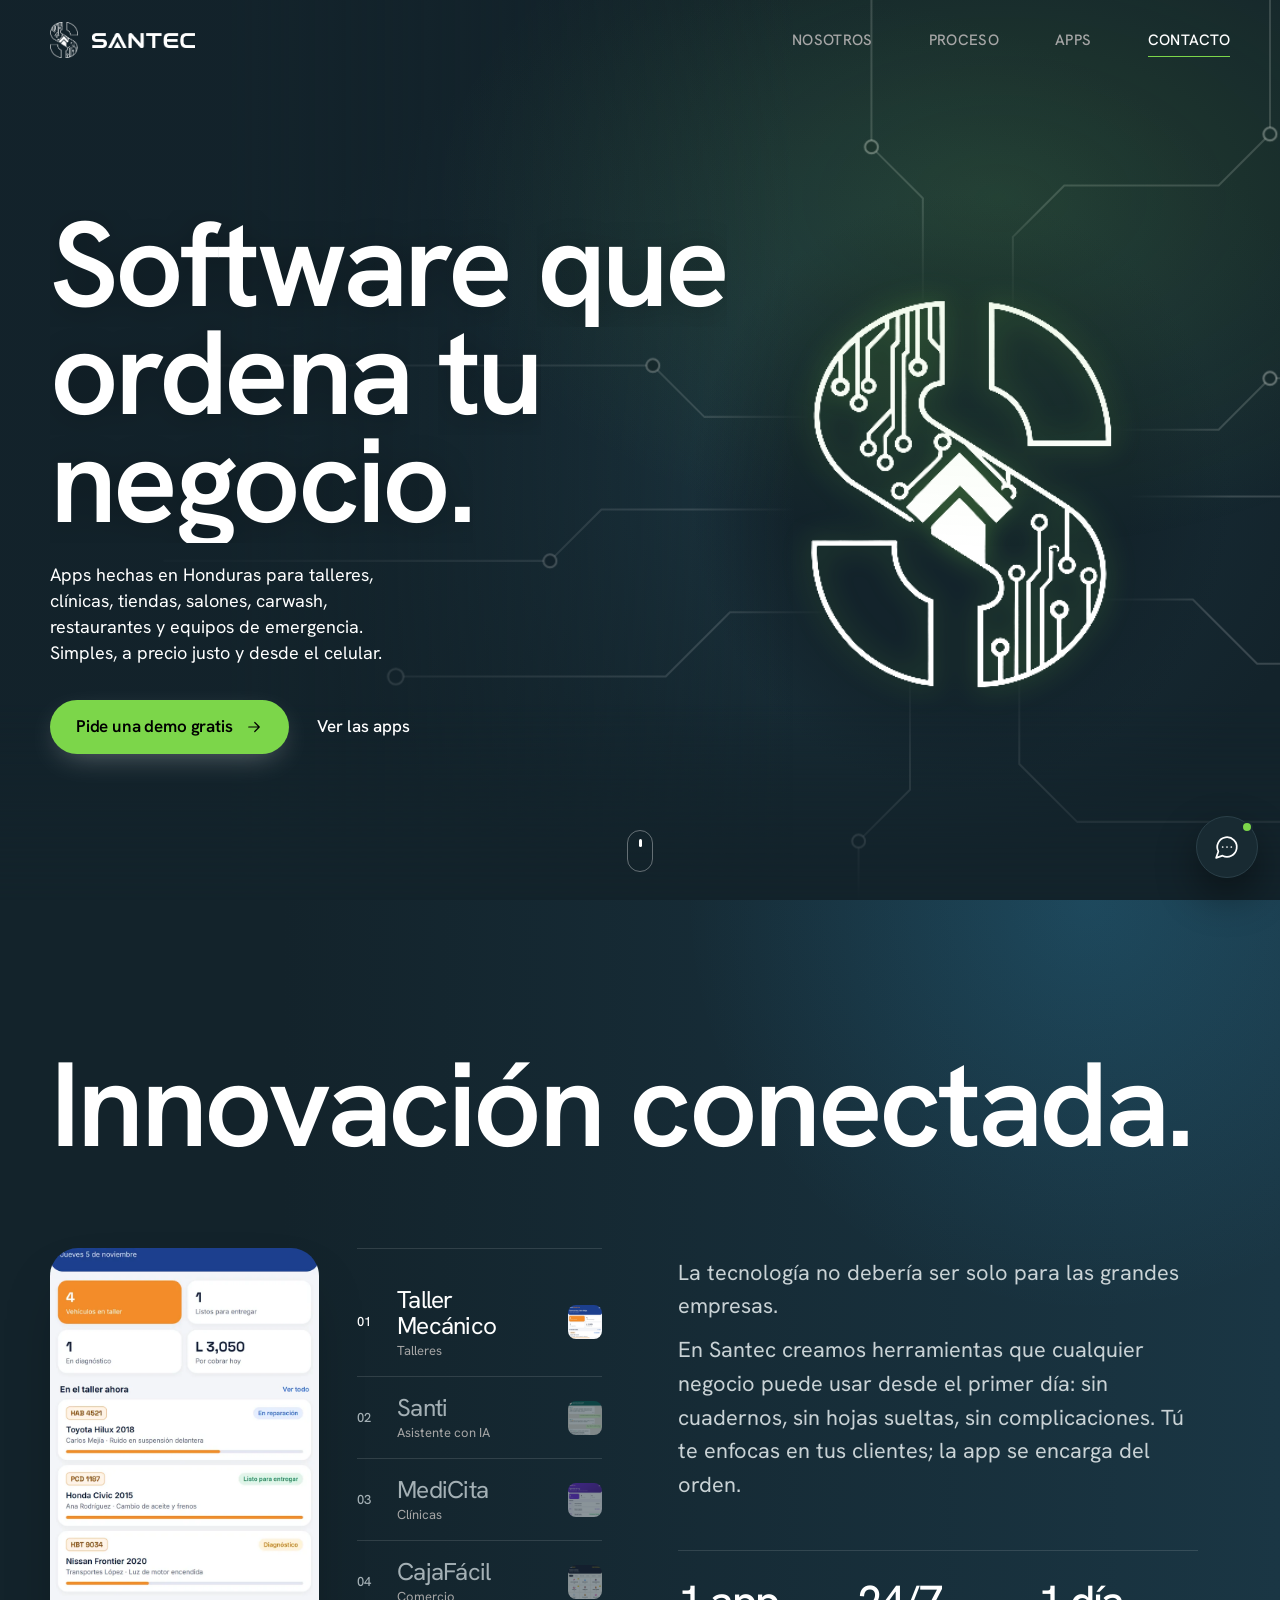
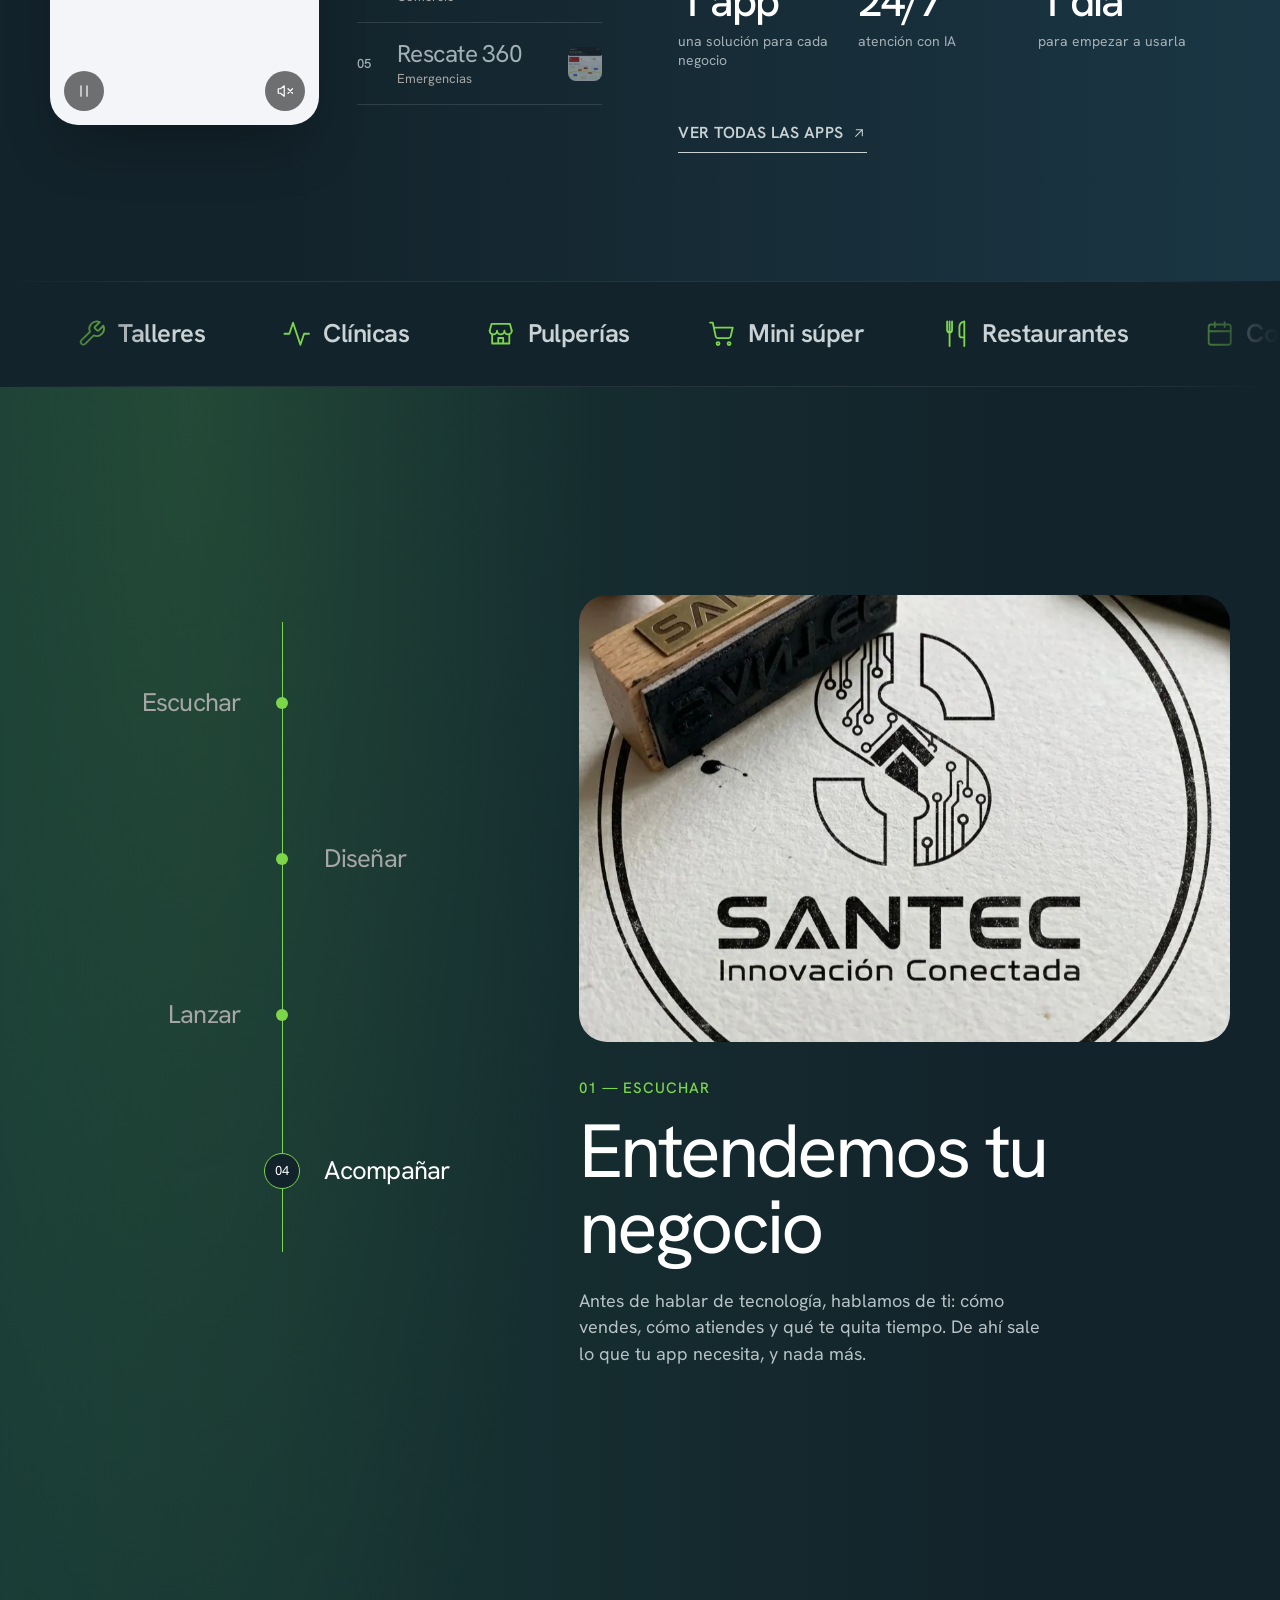
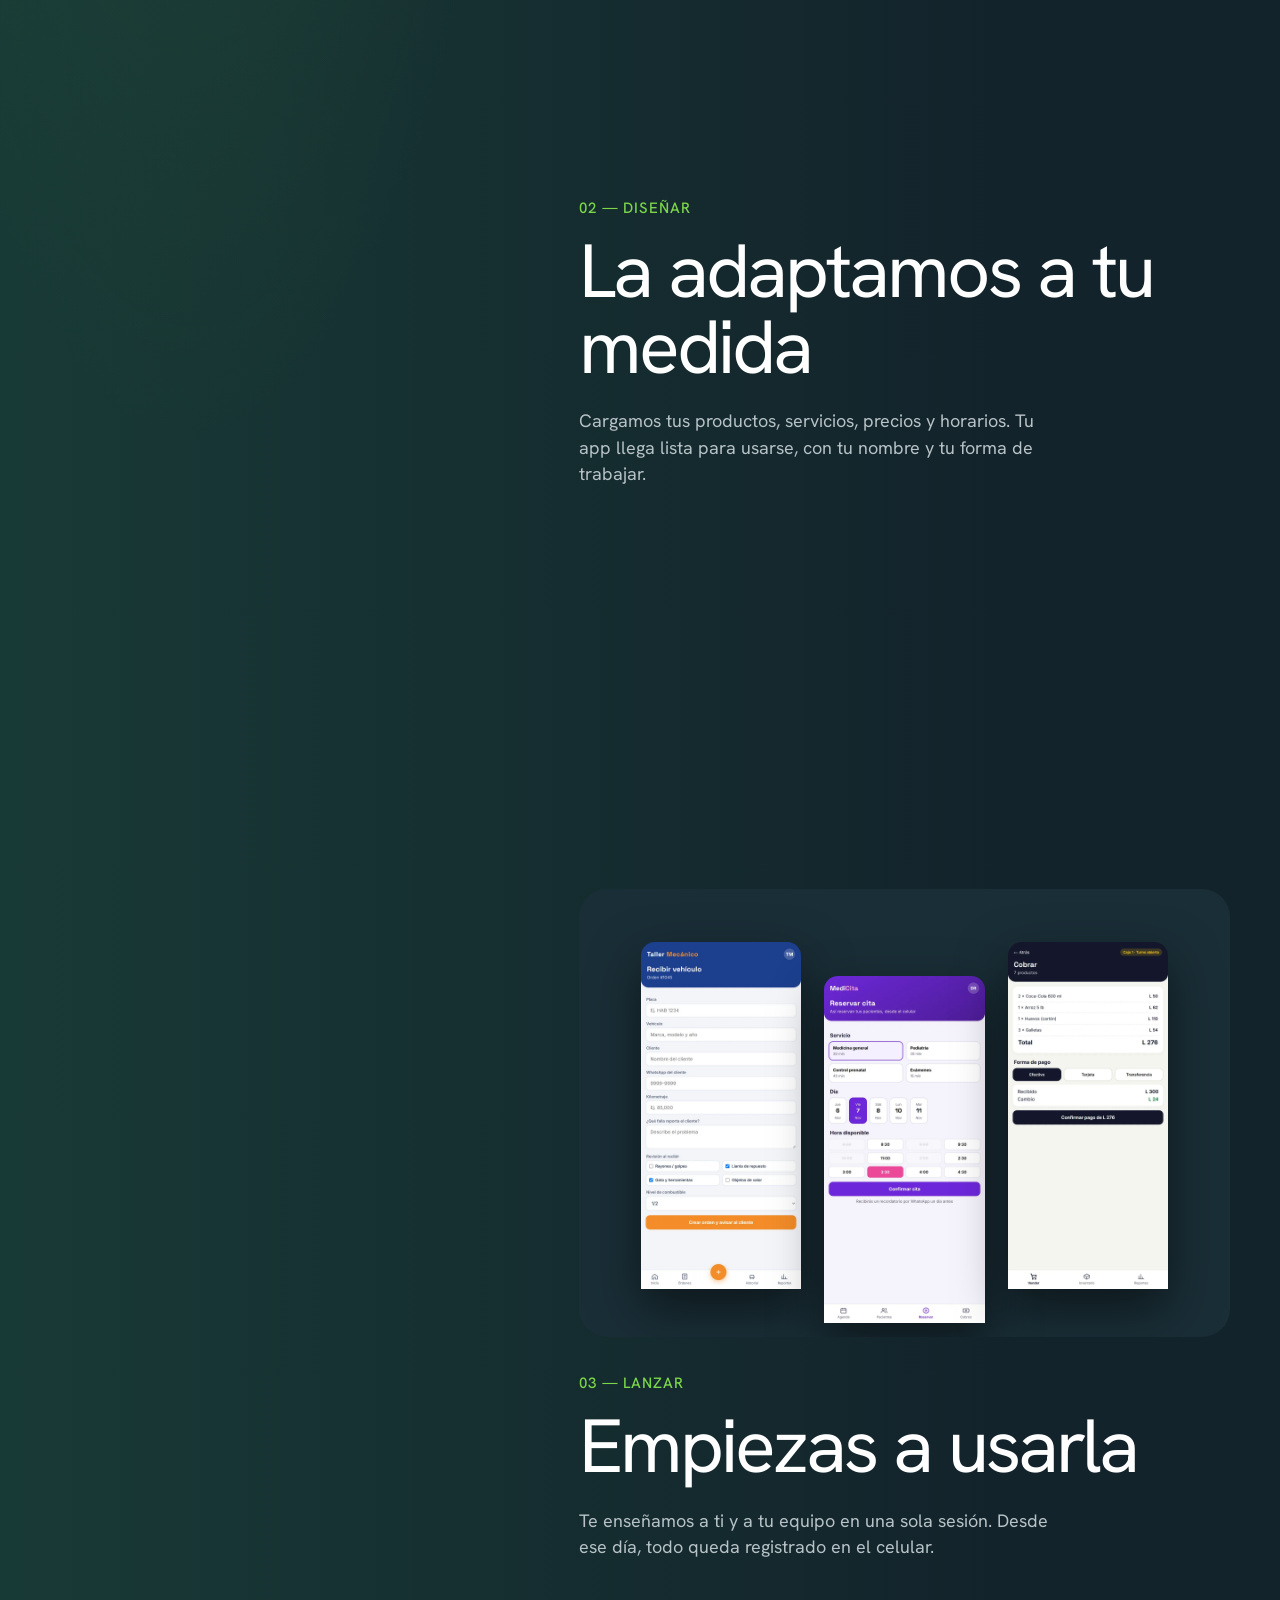
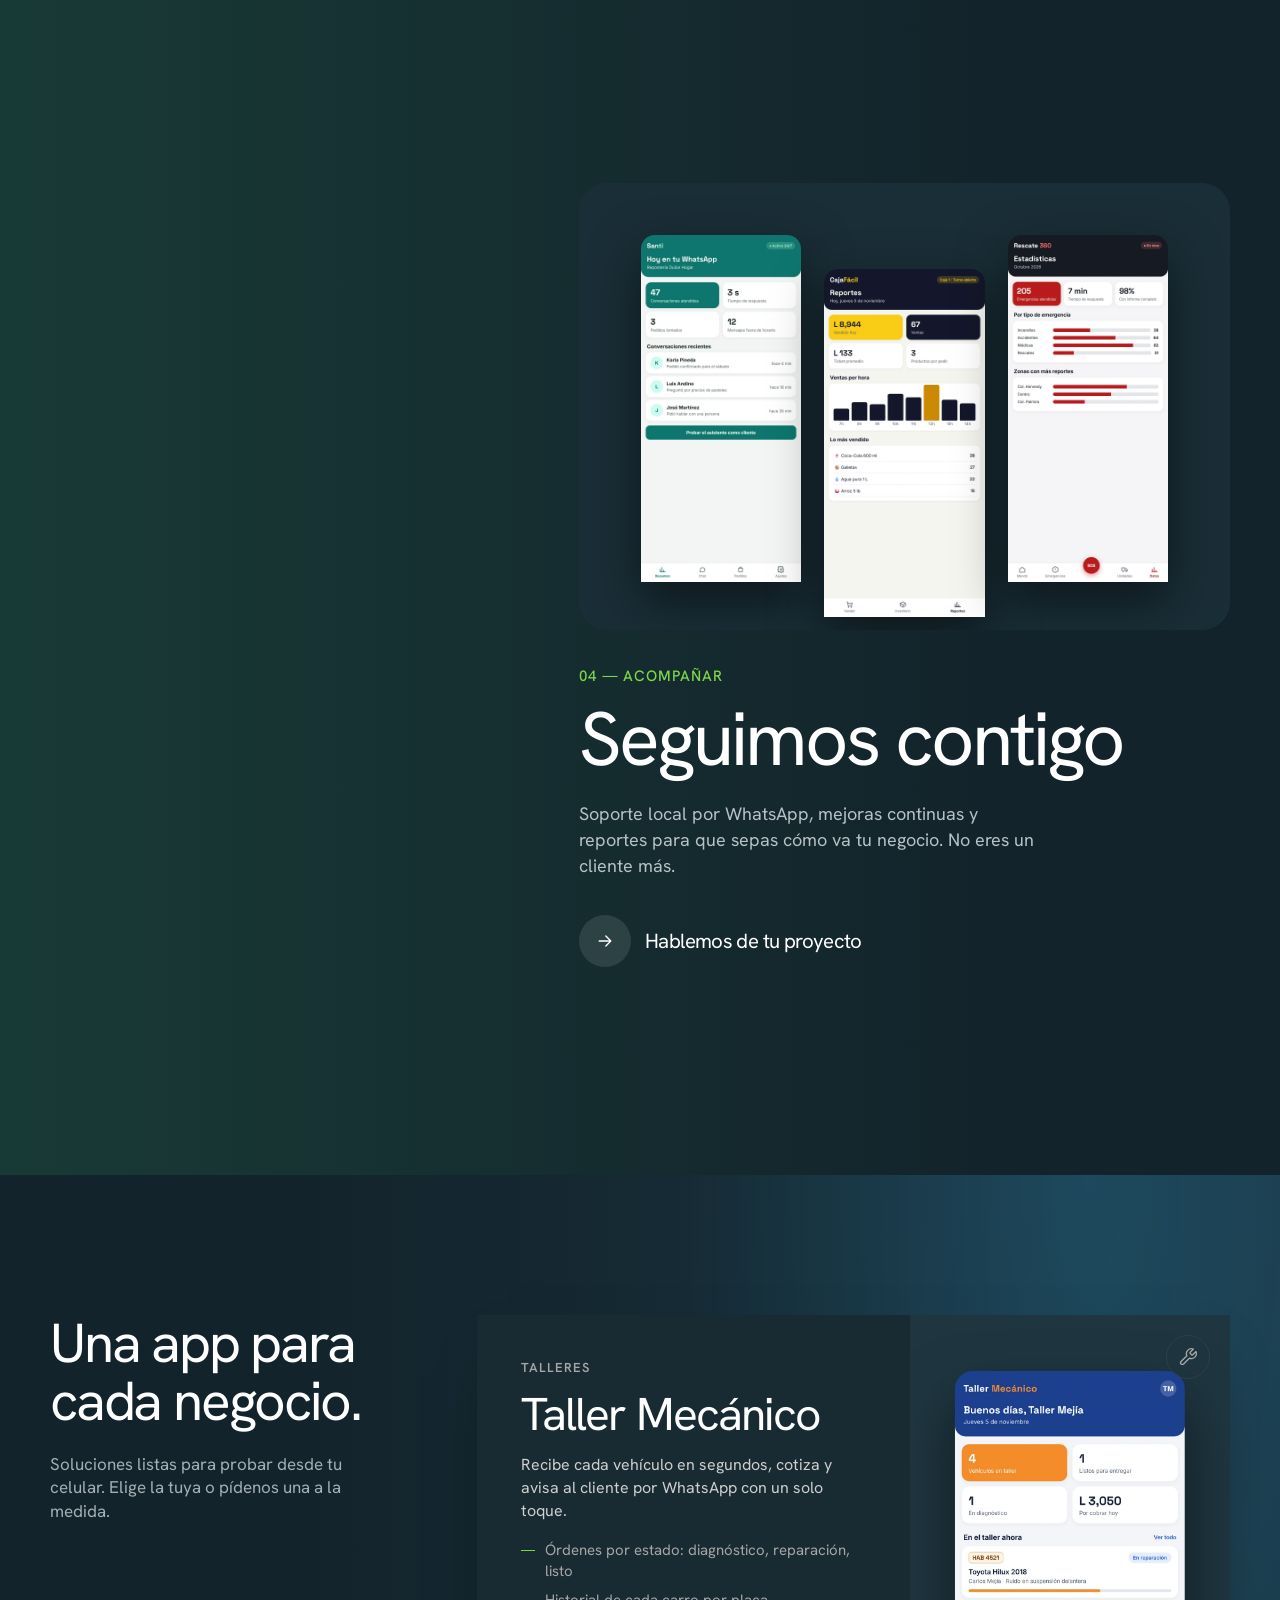
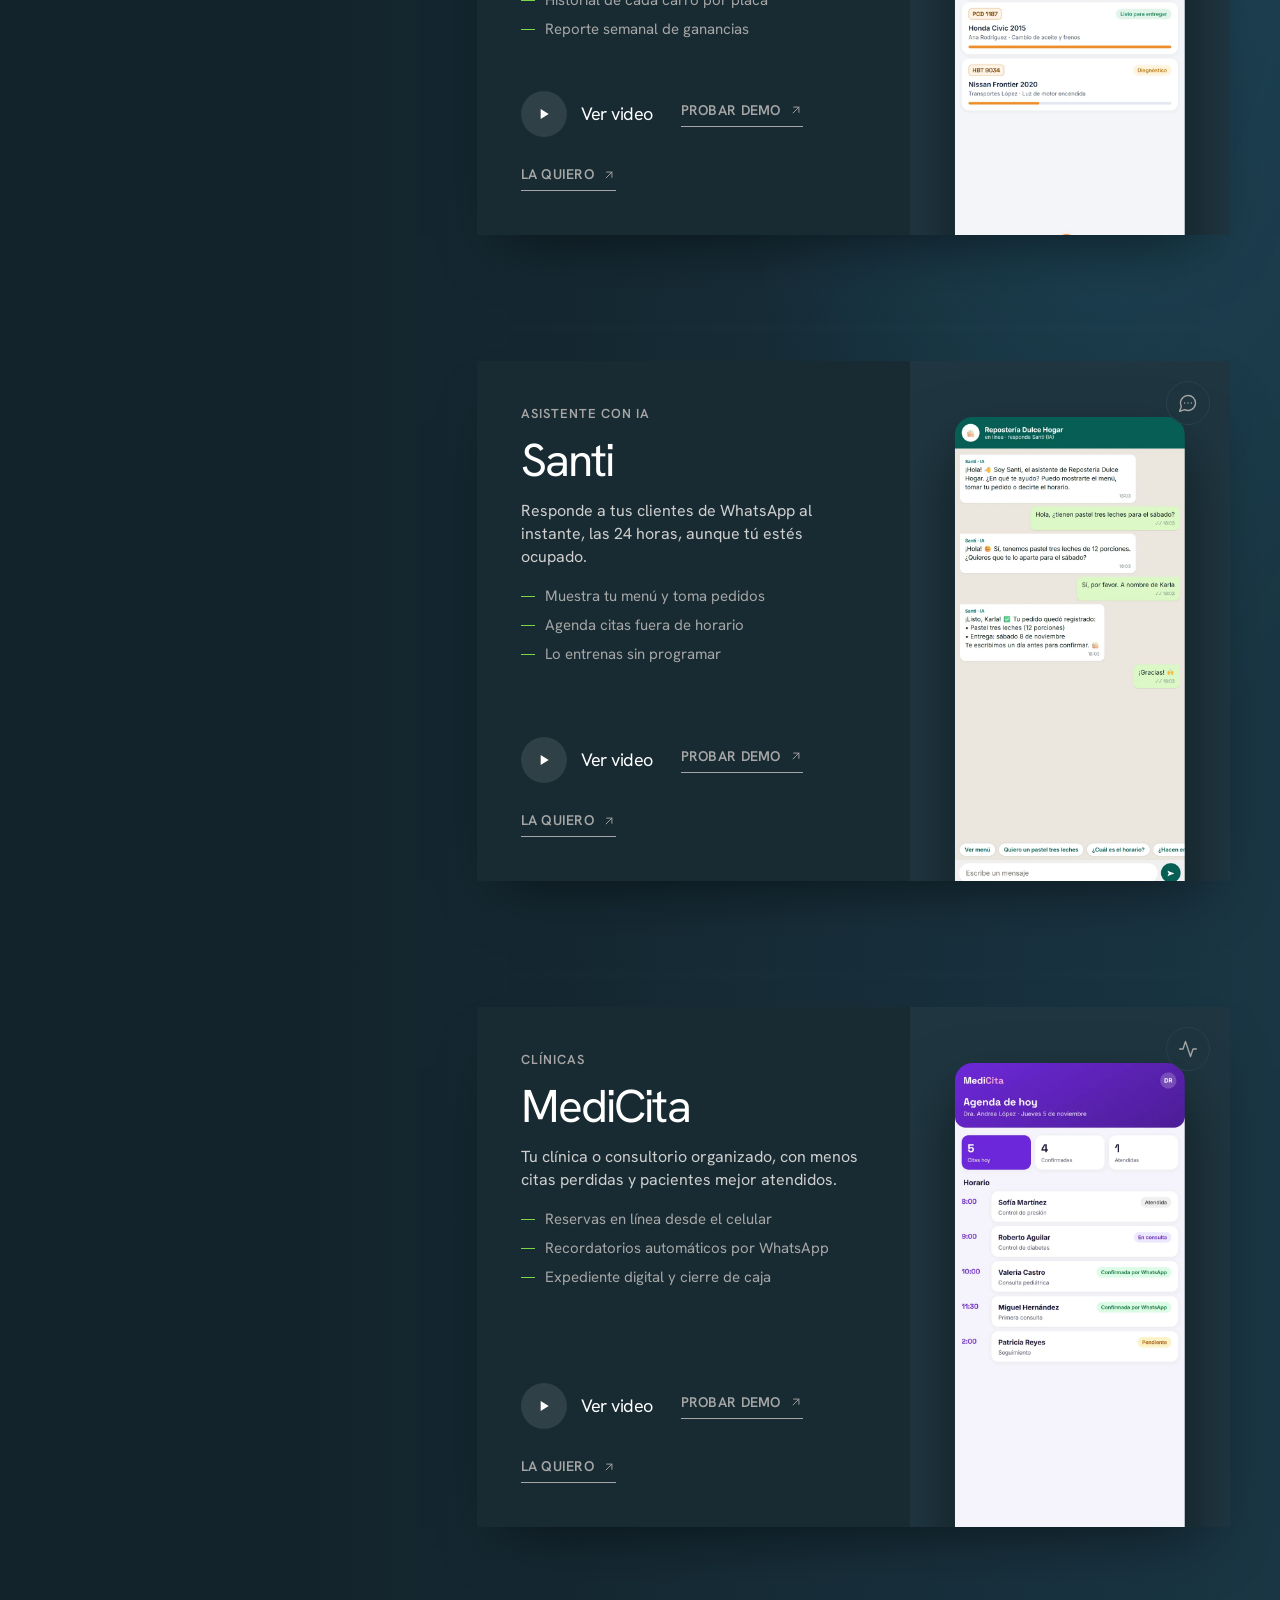
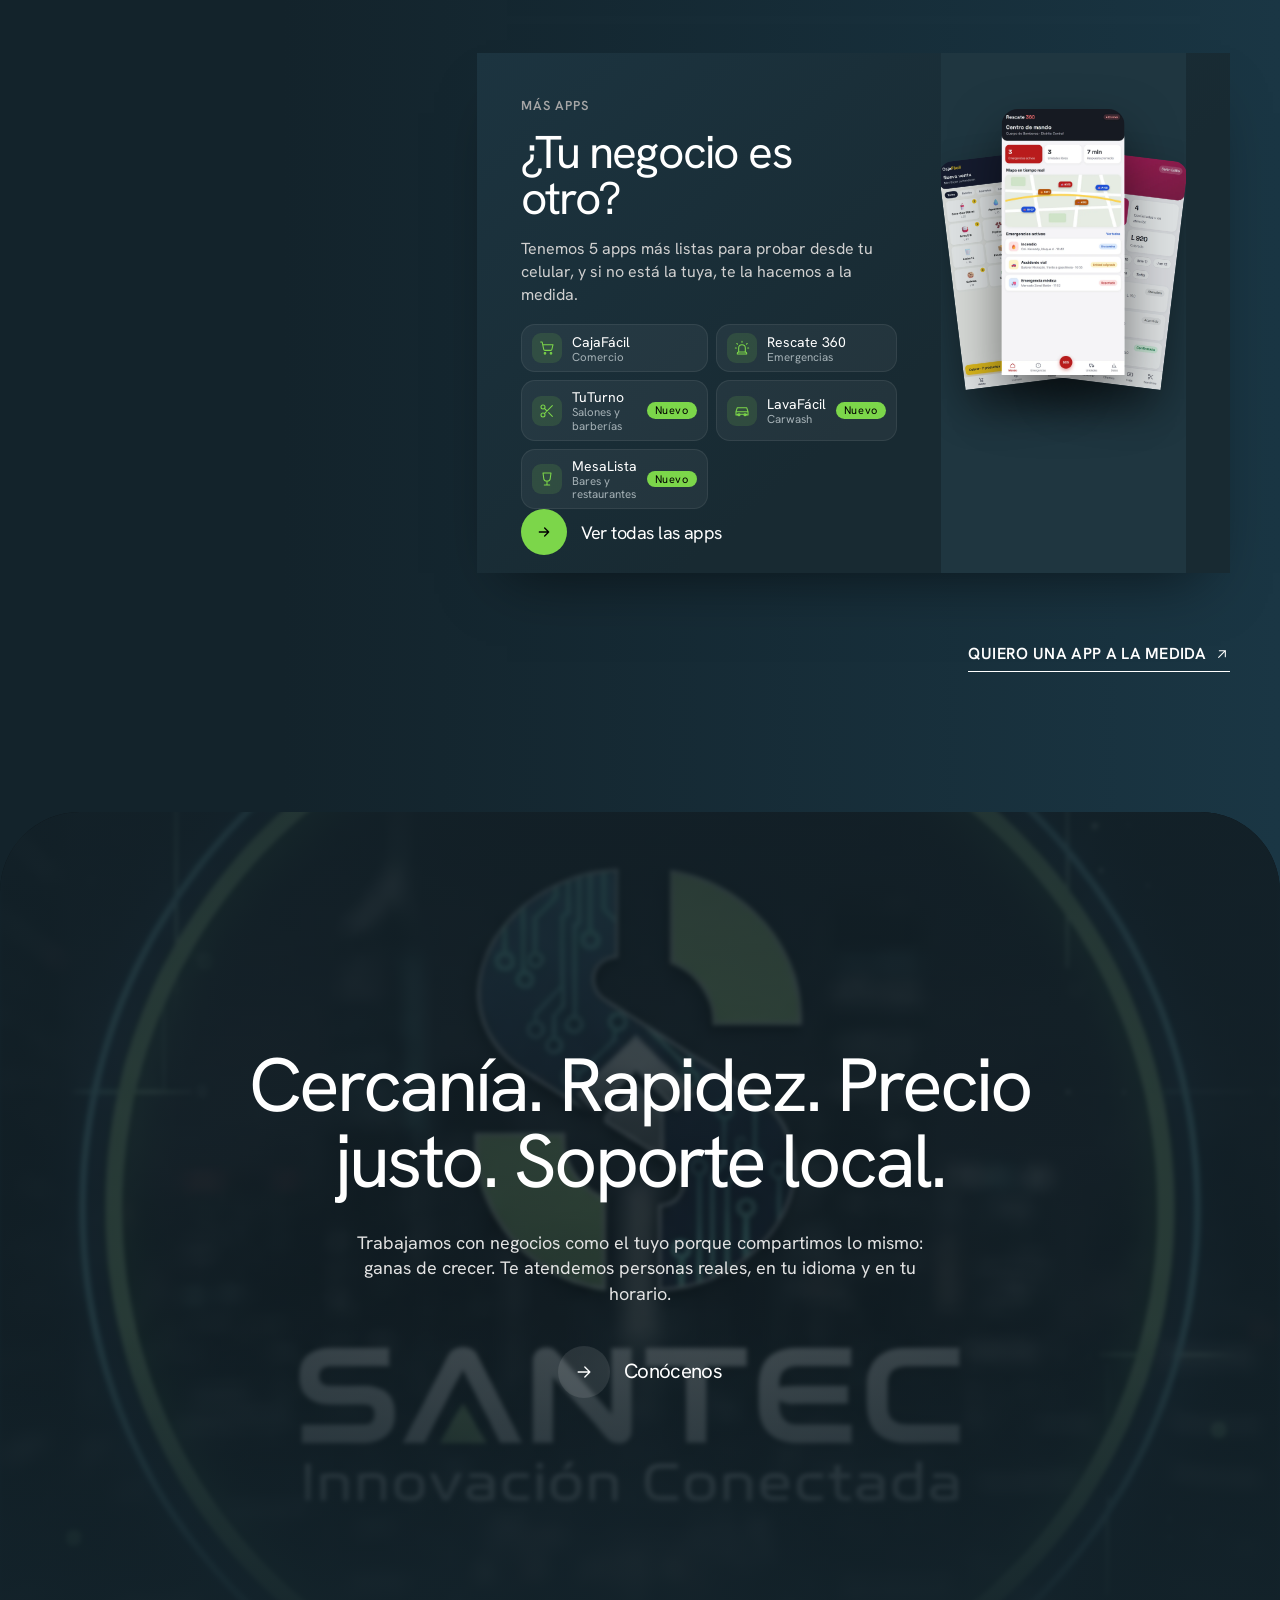
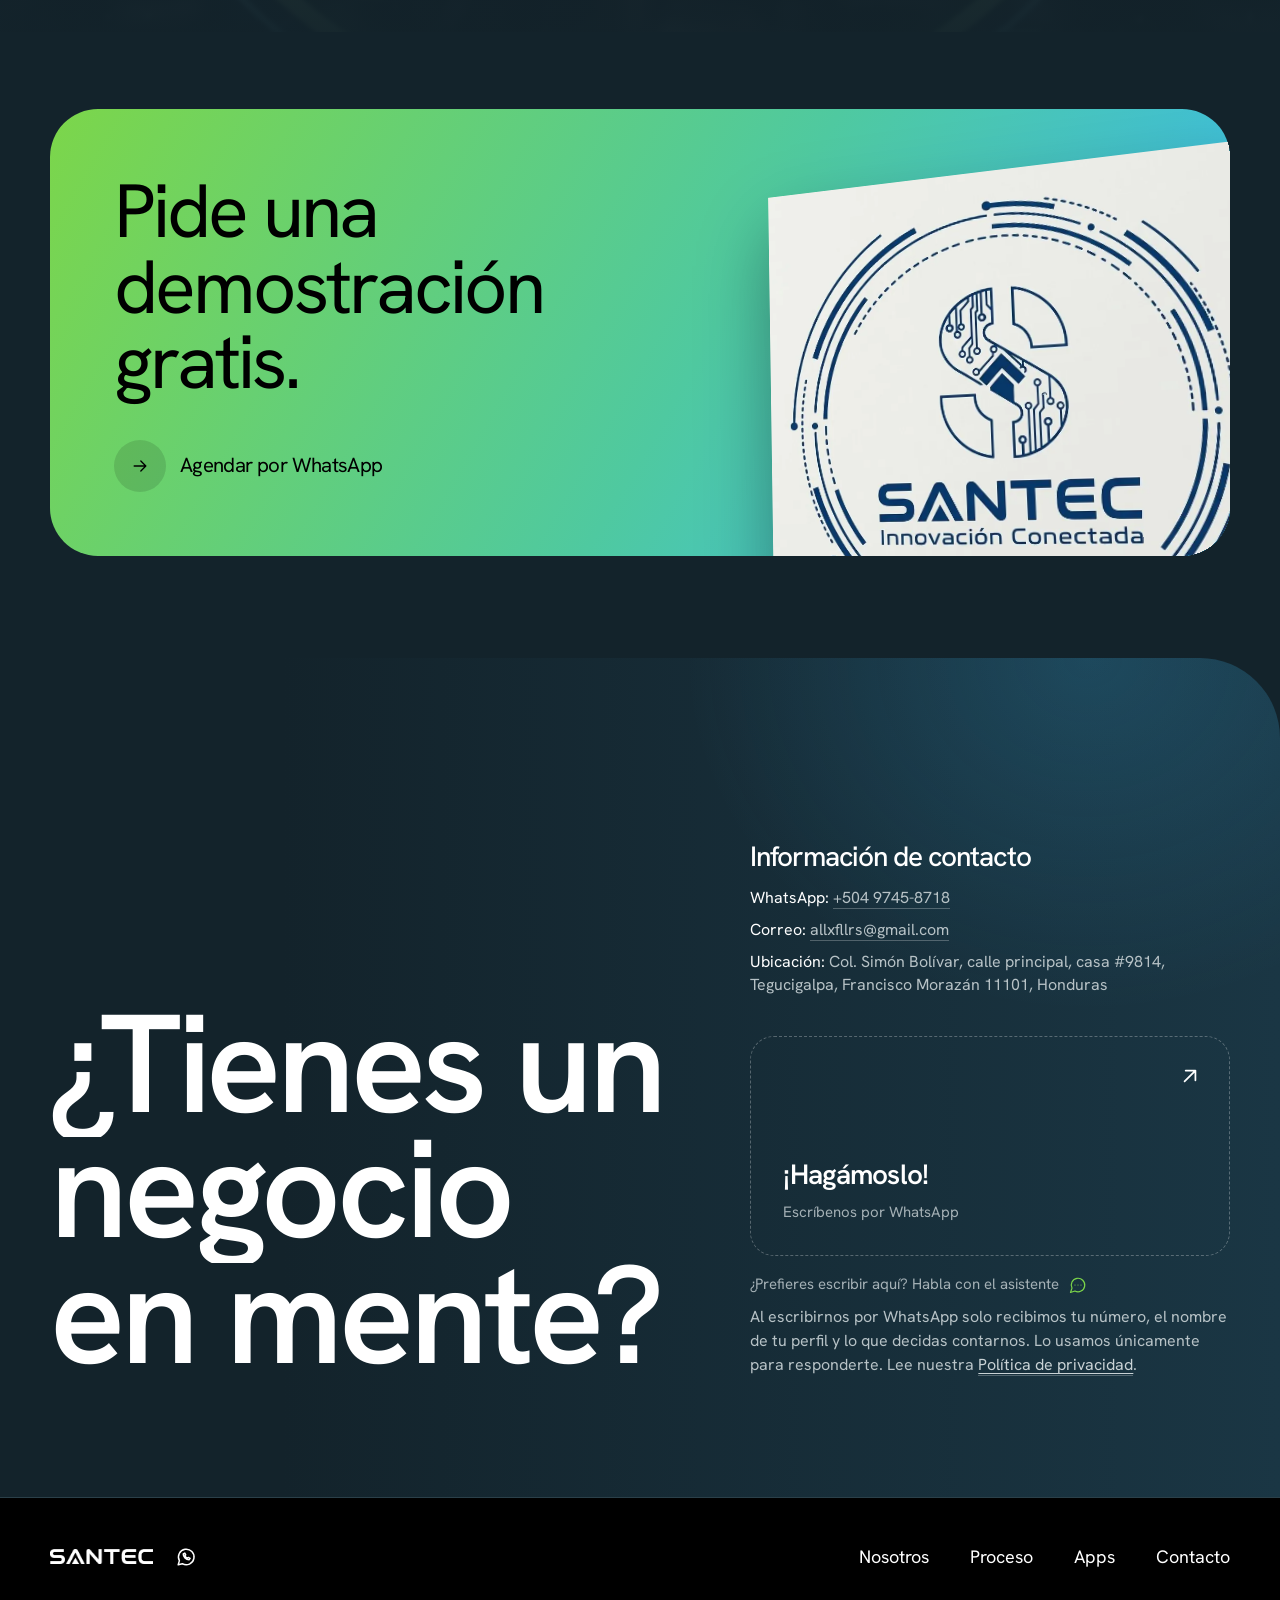
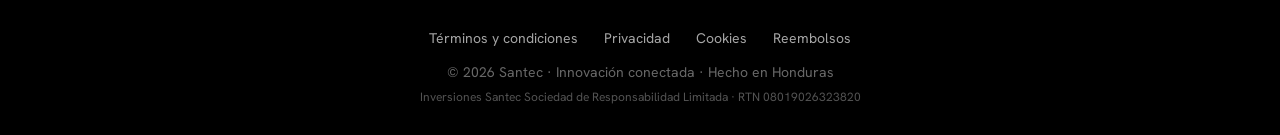
<file: index.html>
<!doctype html>
<html lang="es">
<head>
  <meta name="facebook-domain-verification" content="sxmtl9t7a8ygzwye22dszndkajs4sf" />
<meta charset="utf-8">
<meta name="viewport" content="width=device-width, initial-scale=1">
<title>Santec — Innovación conectada</title>
<meta name="description" content="Santec desarrolla apps para negocios hondureños: talleres, clínicas, tiendas, salones y barberías, carwash, bares y restaurantes, equipos de emergencia y atención por WhatsApp con IA.">
<meta name="theme-color" content="#13232B">
<link rel="canonical" href="https://santec-hn.github.io/">
<link rel="icon" type="image/png" sizes="32x32" href="assets/brand/favicon-32.png">
<link rel="icon" type="image/png" sizes="512x512" href="assets/brand/icon-512.png">
<link rel="apple-touch-icon" href="assets/brand/apple-touch-icon.png">
<!-- Vista previa al compartir en WhatsApp, Facebook y otras redes -->
<meta property="og:type" content="website">
<meta property="og:site_name" content="Santec">
<meta property="og:locale" content="es_HN">
<meta property="og:url" content="https://santec-hn.github.io/">
<meta property="og:title" content="Santec — Software que ordena tu negocio">
<meta property="og:description" content="Apps hechas en Honduras para talleres, clínicas, tiendas, salones, carwash, restaurantes y equipos de emergencia. Simples, a precio justo y desde el celular.">
<meta property="og:image" content="https://santec-hn.github.io/assets/brand/og-santec.jpg">
<meta property="og:image:width" content="1200">
<meta property="og:image:height" content="630">
<meta property="og:image:alt" content="Santec: apps para negocios hondureños">
<meta name="twitter:card" content="summary_large_image">
<script type="application/ld+json">
{"@context":"https://schema.org","@type":"Organization","name":"Santec","legalName":"Inversiones Santec Sociedad de Responsabilidad Limitada","taxID":"08019026323820","url":"https://santec-hn.github.io/","logo":"https://santec-hn.github.io/assets/brand/icon-512.png","email":"allxfllrs@gmail.com","telephone":"+504 9745-8718","address":{"@type":"PostalAddress","streetAddress":"Col. Simón Bolívar, calle principal, casa #9814","addressLocality":"Tegucigalpa","addressRegion":"Francisco Morazán","postalCode":"11101","addressCountry":"HN"}}
</script>
<link rel="preconnect" href="https://fonts.googleapis.com">
<link rel="preconnect" href="https://fonts.gstatic.com" crossorigin>
<link href="https://fonts.googleapis.com/css2?family=Hanken+Grotesk:wght@400;500;600&display=swap" rel="stylesheet">
<link rel="stylesheet" href="styles.css?v=25">
</head>
<body>
<a class="skip" href="#contenido">Saltar al contenido</a>

<!-- Iconos: trazo de un solo tono (currentColor).
     Algunos trazos están basados en Lucide (https://lucide.dev), licencia ISC:
     Copyright (c) for portions of Lucide are held by Cole Bemis 2013-2022 as part of Feather (MIT).
     All other copyright (c) for Lucide are held by Lucide Contributors 2022. -->

<svg width="0" height="0" style="position:absolute" aria-hidden="true">
  <defs>
    <symbol id="i-arrow" viewBox="0 0 24 24"><path d="M5 12h14M13 6l6 6-6 6"/></symbol>
    <symbol id="i-arrow-up" viewBox="0 0 24 24"><path d="M7 17 17 7M8 7h9v9"/></symbol>
    <symbol id="i-play" viewBox="0 0 24 24"><path d="M7 4.5v15l12-7.5z"/></symbol>
    <symbol id="i-wrench" viewBox="0 0 24 24"><path d="M14.7 6.3a1 1 0 0 0 0 1.4l1.6 1.6a1 1 0 0 0 1.4 0l3.8-3.8a6 6 0 0 1-7.9 7.9l-6.9 6.9a2.1 2.1 0 0 1-3-3l6.9-6.9a6 6 0 0 1 7.9-7.9z"/></symbol>
    <symbol id="i-chat" viewBox="0 0 24 24"><path d="M7.9 20A9 9 0 1 0 4 16.1L2 22z"/><path d="M8 12h.01M12 12h.01M16 12h.01"/></symbol>
    <symbol id="i-pulse" viewBox="0 0 24 24"><path d="M22 12h-4l-3 9L9 3l-3 9H2"/></symbol>
    <symbol id="i-cart" viewBox="0 0 24 24"><circle cx="9" cy="20" r="1.2"/><circle cx="18" cy="20" r="1.2"/><path d="M2.5 3h2.2l2.4 11.2a1.8 1.8 0 0 0 1.8 1.4h8.6a1.8 1.8 0 0 0 1.8-1.4L21 7H5.7"/></symbol>
    <symbol id="i-siren" viewBox="0 0 24 24"><path d="M7 18v-6a5 5 0 0 1 10 0v6"/><path d="M5 21h14v-1a2 2 0 0 0-2-2H7a2 2 0 0 0-2 2z"/><path d="M12 2v1.5M4.2 5.2l1 1M19.8 5.2l-1 1M2 12h1.5M20.5 12H22"/></symbol>
    <symbol id="i-store" viewBox="0 0 24 24"><path d="M3 9.5 4.5 4h15L21 9.5"/><path d="M3 9.5a3 3 0 0 0 6 0 3 3 0 0 0 6 0 3 3 0 0 0 6 0"/><path d="M5 12.5V20h14v-7.5M10 20v-4.5h4V20"/></symbol>
    <symbol id="i-calendar" viewBox="0 0 24 24"><rect x="3" y="4.5" width="18" height="16.5" rx="2"/><path d="M16 2.5v4M8 2.5v4M3 10h18"/></symbol>
    <symbol id="i-building" viewBox="0 0 24 24"><path d="M4 21V5a1 1 0 0 1 1-1h9a1 1 0 0 1 1 1v16M15 9h4a1 1 0 0 1 1 1v11M2 21h20"/><path d="M8 8h3M8 12h3M8 16h3"/></symbol>
    <symbol id="i-utensils" viewBox="0 0 24 24"><path d="M5 2v7a2 2 0 0 0 2 2h0a2 2 0 0 0 2-2V2M7 2v20M19 15V2a5 5 0 0 0-4 5v6a2 2 0 0 0 2 2h2zm0 0v7"/></symbol>
    <symbol id="i-pin" viewBox="0 0 24 24"><path d="M20 10c0 6-8 12-8 12s-8-6-8-12a8 8 0 0 1 16 0z"/><circle cx="12" cy="10" r="3"/></symbol>
    <symbol id="i-whatsapp" viewBox="0 0 24 24"><path d="M3.5 20.5 4.8 16A8.5 8.5 0 1 1 8 19.3z"/><path d="M9 8.6c0 3.2 2.9 6.4 6.3 6.4l1.2-1.5-2-1-1 .8a5 5 0 0 1-2.6-2.6l.8-1-1-2z"/></symbol>
    <symbol id="i-pause" viewBox="0 0 24 24"><path d="M8 5v14M16 5v14"/></symbol>
    <symbol id="i-volume" viewBox="0 0 24 24"><path d="M11 5 6 9H3v6h3l5 4z"/><path d="M15.5 8.5a5 5 0 0 1 0 7M18.5 5.5a9 9 0 0 1 0 13"/></symbol>
    <symbol id="i-mute" viewBox="0 0 24 24"><path d="M11 5 6 9H3v6h3l5 4z"/><path d="m16 9 6 6M22 9l-6 6"/></symbol>
    <symbol id="i-close" viewBox="0 0 24 24"><path d="M6 6l12 12M18 6 6 18"/></symbol>
    <symbol id="i-scissors" viewBox="0 0 24 24"><circle cx="6" cy="6" r="3"/><circle cx="6" cy="18" r="3"/><path d="M20 4 8.1 15.9M14.5 14.5 20 20M8.1 8.1 12 12"/></symbol>
    <symbol id="i-car" viewBox="0 0 24 24"><path d="M5 17h14M3 13l2-6h14l2 6v5h-3M3 13v5h3M3 13h18"/><circle cx="7.5" cy="17.5" r="1.5"/><circle cx="16.5" cy="17.5" r="1.5"/></symbol>
    <symbol id="i-glass" viewBox="0 0 24 24"><path d="M6 3h12l-1 7a5 5 0 0 1-10 0zM12 15v6M8 21h8"/></symbol>
  </defs>
</svg>

<header class="nav" id="nav">
  <a href="#top" class="brand" aria-label="Santec, inicio">
    <img src="assets/brand/santec-mark.png" alt="" class="brand-mark">
    <img src="assets/brand/santec-wordmark.png" alt="SANTEC" class="brand-word">
  </a>
  <nav class="nav-links" id="navLinks">
    <a href="#nosotros">Nosotros</a>
    <a href="#proceso">Proceso</a>
    <a href="#apps">Apps</a>
    <a href="#contacto">Contacto</a>
  </nav>
  <button class="nav-toggle" id="navToggle" aria-label="Abrir menú" aria-expanded="false" aria-controls="navLinks"><span></span><span></span></button>
</header>

<main id="top">
  <!-- HERO -->
  <section class="hero tint">
    <div class="hero-media" aria-hidden="true">
      <!-- Logo de Santec animado: pistas de circuito que salen del logo, con señales que corren por ellas.
           Coordenadas en un lienzo de 1000×700 con el logo centrado en (500,350); el CSS lo escala igual que al logo. -->
      <div class="logo-stage">
        <svg class="traces" viewBox="0 0 1000 700" preserveAspectRatio="xMidYMid slice">
          <defs>
            <filter id="glow" x="-50%" y="-50%" width="200%" height="200%">
              <feGaussianBlur stdDeviation="4" result="b"/>
              <feMerge><feMergeNode in="b"/><feMergeNode in="SourceGraphic"/></feMerge>
            </filter>
          </defs>
          <g class="tr-shift">
            <g class="tr-base">
              <path pathLength="1" d="M612 300H700L740 260H1120"/>
              <path pathLength="1" d="M612 352H760L800 392H1120"/>
              <path pathLength="1" d="M600 432H680L730 482H900L940 522H1120"/>
              <path pathLength="1" d="M388 290H300L260 250H-120"/>
              <path pathLength="1" d="M392 362H220L180 402H-120"/>
              <path pathLength="1" d="M402 442H320L270 492H60"/>
              <path pathLength="1" d="M470 205V120L430 80V-60"/>
              <path pathLength="1" d="M540 208V150L580 110H700L740 70V-60"/>
              <path pathLength="1" d="M460 495V580L420 620V780"/>
              <path pathLength="1" d="M545 492V560L590 605H820L860 645V780"/>
            </g>
            <g class="tr-pulse" filter="url(#glow)">
              <path pathLength="1" d="M612 300H700L740 260H1120"/>
              <path pathLength="1" d="M612 352H760L800 392H1120"/>
              <path pathLength="1" d="M600 432H680L730 482H900L940 522H1120"/>
              <path pathLength="1" d="M388 290H300L260 250H-120"/>
              <path pathLength="1" d="M392 362H220L180 402H-120"/>
              <path pathLength="1" d="M402 442H320L270 492H60"/>
              <path pathLength="1" d="M470 205V120L430 80V-60"/>
              <path pathLength="1" d="M540 208V150L580 110H700L740 70V-60"/>
              <path pathLength="1" d="M460 495V580L420 620V780"/>
              <path pathLength="1" d="M545 492V560L590 605H820L860 645V780"/>
            </g>
            <g class="tr-pads">
              <circle cx="740" cy="260" r="5"/><circle cx="800" cy="392" r="5"/><circle cx="940" cy="522" r="5"/>
              <circle cx="260" cy="250" r="5"/><circle cx="180" cy="402" r="5"/><circle cx="60" cy="492" r="6"/>
              <circle cx="430" cy="80" r="5"/><circle cx="740" cy="70" r="5"/><circle cx="420" cy="620" r="5"/><circle cx="860" cy="645" r="5"/>
            </g>
          </g>
        </svg>
        <div class="logo-wrap">
          <img src="assets/brand/santec-mark.png" alt="" class="logo-mark" decoding="async">
          <span class="logo-shine"></span>
        </div>
      </div>
    </div>
    <div class="hero-copy" id="contenido">
      <h1 class="split">Software que ordena tu negocio.</h1>
      <p class="hero-lead fade">Apps hechas en Honduras para talleres, clínicas, tiendas, salones, carwash, restaurantes y equipos de emergencia. Simples, a precio justo y desde el celular.</p>
      <div class="hero-cta fade">
        <a class="btn-pill" href="https://wa.me/50497458718?text=Hola%20Santec%2C%20quiero%20una%20demostraci%C3%B3n%20gratis" target="_blank" rel="noopener">Pide una demo gratis<svg><use href="#i-arrow"/></svg></a>
        <a class="btn-ghost" href="#apps">Ver las apps</a>
      </div>
    </div>
    <a class="scroll-cue" href="#nosotros" aria-label="Bajar a la siguiente sección"><span></span></a>
  </section>

  <!-- DECLARACIÓN -->
  <section class="statement tint" id="nosotros">
    <div class="wrap">
      <h2 class="display split">Innovación conectada.</h2>
      <div class="statement-grid">
        <div class="reel fade" id="reel">
          <div class="reel-player">
            <video id="reelVideo" muted playsinline preload="none" poster="assets/img/mw-inicio.webp"></video>
            <button class="reel-sound" id="reelSound" aria-label="Activar sonido">
              <svg class="ic-off"><use href="#i-mute"/></svg><svg class="ic-on"><use href="#i-volume"/></svg>
            </button>
            <button class="reel-toggle" id="reelToggle" aria-label="Pausar video">
              <svg class="ic-pause"><use href="#i-pause"/></svg><svg class="ic-play"><use href="#i-play"/></svg>
            </button>
          </div>
          <ol class="reel-list" id="reelList"></ol>
        </div>
        <div class="statement-body fade">
          <p>La tecnología no debería ser solo para las grandes empresas.</p>
          <p>En Santec creamos herramientas que cualquier negocio puede usar desde el primer día: sin cuadernos, sin hojas sueltas, sin complicaciones. Tú te enfocas en tus clientes; la app se encarga del orden.</p>
          <dl class="facts">
            <div><dt>1 app</dt><dd>una solución para cada negocio</dd></div>
            <div><dt>24/7</dt><dd>atención con IA</dd></div>
            <div><dt>1 día</dt><dd>para empezar a usarla</dd></div>
          </dl>
          <a class="text-link" href="#apps">Ver todas las apps <svg><use href="#i-arrow-up"/></svg></a>
        </div>
      </div>
    </div>
  </section>

  <!-- BANDA DE RUBROS -->
  <div class="logos" aria-label="Negocios con los que trabajamos">
    <div class="logos-track">
      <span><svg><use href="#i-wrench"/></svg>Talleres</span>
      <span><svg><use href="#i-pulse"/></svg>Clínicas</span>
      <span><svg><use href="#i-store"/></svg>Pulperías</span>
      <span><svg><use href="#i-cart"/></svg>Mini súper</span>
      <span><svg><use href="#i-utensils"/></svg>Restaurantes</span>
      <span><svg><use href="#i-calendar"/></svg>Consultorios</span>
      <span><svg><use href="#i-siren"/></svg>Bomberos</span>
      <span><svg><use href="#i-building"/></svg>Municipalidades</span>
      <span><svg><use href="#i-scissors"/></svg>Barberías</span>
      <span><svg><use href="#i-car"/></svg>Carwash</span>
      <span><svg><use href="#i-glass"/></svg>Bares</span>
      <span aria-hidden="true"><svg><use href="#i-wrench"/></svg>Talleres</span>
      <span aria-hidden="true"><svg><use href="#i-pulse"/></svg>Clínicas</span>
      <span aria-hidden="true"><svg><use href="#i-store"/></svg>Pulperías</span>
      <span aria-hidden="true"><svg><use href="#i-cart"/></svg>Mini súper</span>
      <span aria-hidden="true"><svg><use href="#i-utensils"/></svg>Restaurantes</span>
      <span aria-hidden="true"><svg><use href="#i-calendar"/></svg>Consultorios</span>
      <span aria-hidden="true"><svg><use href="#i-siren"/></svg>Bomberos</span>
      <span aria-hidden="true"><svg><use href="#i-building"/></svg>Municipalidades</span>
      <span aria-hidden="true"><svg><use href="#i-scissors"/></svg>Barberías</span>
      <span aria-hidden="true"><svg><use href="#i-car"/></svg>Carwash</span>
      <span aria-hidden="true"><svg><use href="#i-glass"/></svg>Bares</span>
    </div>
  </div>

  <!-- PROCESO -->
  <section class="process tint" id="proceso">
    <div class="wrap process-grid">
      <aside class="timeline" aria-hidden="true">
        <div class="timeline-line"><div class="timeline-fill" id="tlFill"></div></div>
        <ol id="tlSteps">
          <li data-step="0"><span class="tl-num">01</span><span class="tl-label">Escuchar</span></li>
          <li data-step="1"><span class="tl-num">02</span><span class="tl-label">Diseñar</span></li>
          <li data-step="2"><span class="tl-num">03</span><span class="tl-label">Lanzar</span></li>
          <li data-step="3"><span class="tl-num">04</span><span class="tl-label">Acompañar</span></li>
        </ol>
      </aside>

      <div class="steps">
        <article class="step" data-step="0">
          <figure class="step-media"><img src="assets/brand/santec-sello.webp" alt="Sello con el logo de Santec sobre papel" loading="lazy"></figure>
          <p class="step-kicker">01 — Escuchar</p>
          <h2 class="h2">Entendemos tu negocio</h2>
          <p class="step-text">Antes de hablar de tecnología, hablamos de ti: cómo vendes, cómo atiendes y qué te quita tiempo. De ahí sale lo que tu app necesita, y nada más.</p>
        </article>
        <article class="step" data-step="1">
          <p class="step-kicker">02 — Diseñar</p>
          <h2 class="h2">La adaptamos a tu medida</h2>
          <p class="step-text">Cargamos tus productos, servicios, precios y horarios. Tu app llega lista para usarse, con tu nombre y tu forma de trabajar.</p>
        </article>
        <article class="step" data-step="2">
          <figure class="step-media step-phones">
            <img src="assets/img/mw-nueva.webp" alt="" loading="lazy">
            <img src="assets/img/mc-reservar.webp" alt="" loading="lazy">
            <img src="assets/img/cf-cobrar.webp" alt="" loading="lazy">
          </figure>
          <p class="step-kicker">03 — Lanzar</p>
          <h2 class="h2">Empiezas a usarla</h2>
          <p class="step-text">Te enseñamos a ti y a tu equipo en una sola sesión. Desde ese día, todo queda registrado en el celular.</p>
        </article>
        <article class="step" data-step="3">
          <figure class="step-media step-phones">
            <img src="assets/img/st-panel.webp" alt="" loading="lazy">
            <img src="assets/img/cf-reportes.webp" alt="" loading="lazy">
            <img src="assets/img/r3-estadisticas.webp" alt="" loading="lazy">
          </figure>
          <p class="step-kicker">04 — Acompañar</p>
          <h2 class="h2">Seguimos contigo</h2>
          <p class="step-text">Soporte local por WhatsApp, mejoras continuas y reportes para que sepas cómo va tu negocio. No eres un cliente más.</p>
          <a class="btn-circle" href="https://wa.me/50497458718" target="_blank" rel="noopener"><span class="circle"><svg><use href="#i-arrow"/></svg></span>Hablemos de tu proyecto</a>
        </article>
      </div>
    </div>
  </section>

  <!-- APPS -->
  <section class="apps tint" id="apps">
    <div class="wrap apps-grid">
      <div class="apps-head">
        <h2 class="h2-lg split">Una app para cada negocio.</h2>
        <p class="apps-sub fade">Soluciones listas para probar desde tu celular. Elige la tuya o pídenos una a la medida.</p>
      </div>
      <div class="cards" id="cards"></div>
    </div>
    <div class="wrap apps-foot">
      <a class="text-link" href="https://wa.me/50497458718?text=Hola%20Santec%2C%20quiero%20una%20app%20a%20la%20medida" target="_blank" rel="noopener">Quiero una app a la medida <svg><use href="#i-arrow-up"/></svg></a>
    </div>
  </section>

  <!-- VALORES -->
  <section class="values">
    <div class="values-media">
      <img src="assets/brand/santec-neon.webp" alt="" loading="lazy">
    </div>
    <div class="values-copy">
      <h2 class="h2 split">Cercanía. Rapidez. Precio justo. Soporte local.</h2>
      <p class="fade">Trabajamos con negocios como el tuyo porque compartimos lo mismo: ganas de crecer. Te atendemos personas reales, en tu idioma y en tu horario.</p>
      <a class="btn-circle fade" href="https://wa.me/50497458718" target="_blank" rel="noopener"><span class="circle"><svg><use href="#i-arrow"/></svg></span>Conócenos</a>
    </div>
  </section>

  <!-- TARJETA MARCA -->
  <section class="wrap">
    <a class="feature" href="https://wa.me/50497458718?text=Hola%20Santec%2C%20quiero%20una%20demostraci%C3%B3n" target="_blank" rel="noopener">
      <div class="feature-copy">
        <h2 class="h2">Pide una demostración gratis.</h2>
        <span class="btn-circle as-span"><span class="circle"><svg><use href="#i-arrow"/></svg></span>Agendar por WhatsApp</span>
      </div>
      <div class="feature-media"><img src="assets/brand/santec-azul.webp" alt="Logo de Santec en azul" loading="lazy"></div>
    </a>
  </section>

  <!-- CONTACTO -->
  <section class="contact tint" id="contacto">
    <div class="wrap contact-grid">
      <h2 class="display split">¿Tienes un negocio en mente?</h2>
      <div class="contact-side fade">
        <h3>Información de contacto</h3>
        <p><span>WhatsApp:</span> <a href="https://wa.me/50497458718" target="_blank" rel="noopener">+504 9745-8718</a></p>
        <p><span>Correo:</span> <a href="mailto:allxfllrs@gmail.com">allxfllrs@gmail.com</a></p>
        <p><span>Ubicación:</span> Col. Simón Bolívar, calle principal, casa #9814, Tegucigalpa, Francisco Morazán 11101, Honduras</p>
        <a class="cta-box" href="https://wa.me/50497458718?text=Hola%20Santec%2C%20tengo%20un%20proyecto" target="_blank" rel="noopener">
          <svg class="cta-arrow"><use href="#i-arrow-up"/></svg>
          <span>¡Hagámoslo!<small>Escríbenos por WhatsApp</small></span>
        </a>
        <button class="chat-link" type="button" data-chat>¿Prefieres escribir aquí? Habla con el asistente <svg><use href="#i-chat"/></svg></button>
        <p class="privacy-hint">Al escribirnos por WhatsApp solo recibimos tu número, el nombre de tu perfil y lo que decidas contarnos. Lo usamos únicamente para responderte. Lee nuestra <a href="privacidad.html">Política de privacidad</a>.</p>
      </div>
    </div>
  </section>
</main>

<footer class="footer">
  <div class="wrap footer-row">
    <div class="footer-brand">
      <img src="assets/brand/santec-wordmark.png" alt="SANTEC" class="brand-word">
      <a class="social" href="https://wa.me/50497458718" target="_blank" rel="noopener" aria-label="WhatsApp"><svg><use href="#i-whatsapp"/></svg></a>
    </div>
    <nav class="footer-links">
      <a href="#nosotros">Nosotros</a><a href="#proceso">Proceso</a><a href="#apps">Apps</a><a href="#contacto">Contacto</a>
    </nav>
  </div>
  <nav class="footer-legal" aria-label="Documentos legales">
    <a href="terminos.html">Términos y condiciones</a><a href="privacidad.html">Privacidad</a><a href="cookies.html">Cookies</a><a href="reembolsos.html">Reembolsos</a>
  </nav>
  <p class="copy">© <span id="year"></span> Santec · Innovación conectada · Hecho en Honduras</p>
  <p class="copy legal-id">Inversiones Santec Sociedad de Responsabilidad Limitada · RTN 08019026323820</p>
</footer>

<dialog id="videoModal" aria-label="Video de la app">
  <button class="modal-close" aria-label="Cerrar"><svg><use href="#i-close"/></svg></button>
  <video controls playsinline></video>
</dialog>

<script src="apps-data.js?v=1"></script>
<script src="script.js?v=8"></script>
<script src="chat.js?v=2" defer></script>
</body>
</html>
</file>
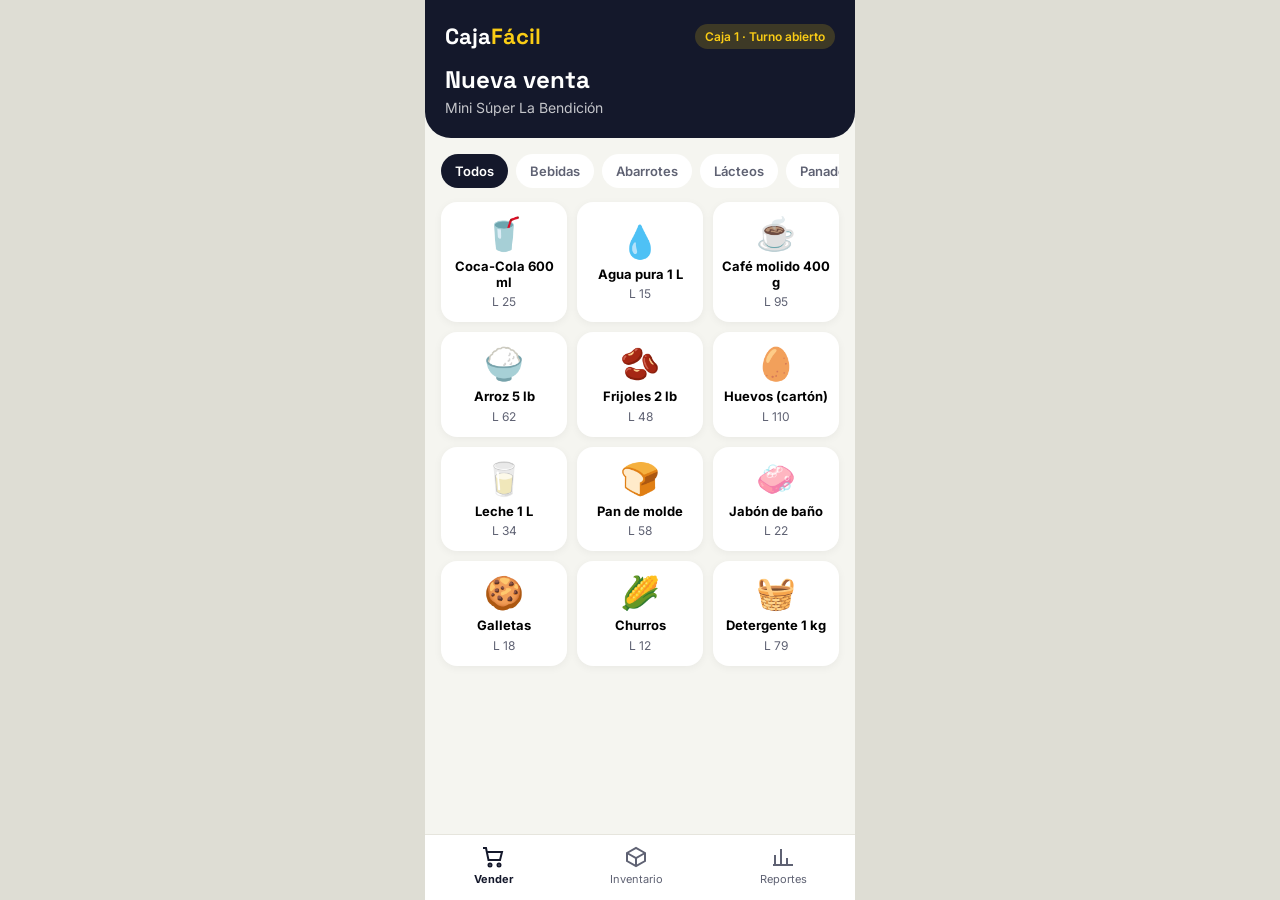
<file: apps/cajafacil/index.html>
<!doctype html>
<html lang="es">
<head>
<meta charset="utf-8">
<meta name="viewport" content="width=device-width, initial-scale=1">
<title>CajaFácil — Punto de venta</title>
<link href="https://fonts.googleapis.com/css2?family=Inter:wght@400;500;600;700&family=Space+Grotesk:wght@600;700&display=swap" rel="stylesheet">
<style>
:root{--dark:#14182B;--brand:#FACC15;--bg:#F5F5F0;--ink:#14182B;--soft:#5F6273;--line:#E6E5DD;--ok:#15803D;--danger:#B91C1C}
*{box-sizing:border-box;margin:0;padding:0}
body{font-family:Inter,Arial,sans-serif;background:#DEDDD4;color:var(--ink);display:flex;justify-content:center;min-height:100vh}
.app{width:100%;max-width:430px;min-height:100vh;background:var(--bg);padding-bottom:160px}
header{background:var(--dark);color:#fff;padding:22px 20px 22px;border-radius:0 0 26px 26px}
.top{display:flex;justify-content:space-between;align-items:center}.logo{font-family:'Space Grotesk',sans-serif;font-weight:700;font-size:22px}.logo span{color:var(--brand)}
.shift{font-size:12px;font-weight:600;background:rgba(250,204,21,.18);color:var(--brand);padding:5px 10px;border-radius:999px}
header h1{font-size:24px;margin-top:14px;font-family:'Space Grotesk',sans-serif}header p{opacity:.75;font-size:14px;margin-top:4px}
.back{background:none;border:none;color:#fff;font:inherit;font-size:14px;cursor:pointer}
main{padding:16px}
.cats{display:flex;gap:8px;overflow-x:auto;margin-bottom:14px}.cats button{flex:none;border:none;border-radius:999px;padding:9px 14px;font:inherit;font-size:13px;font-weight:600;background:#fff;cursor:pointer;color:var(--soft)}
.cats button.on{background:var(--dark);color:#fff}
.prods{display:grid;grid-template-columns:1fr 1fr 1fr;gap:10px}
.prod{background:#fff;border:none;border-radius:16px;padding:12px 8px;text-align:center;cursor:pointer;font:inherit;box-shadow:0 2px 8px rgba(0,0,0,.05);position:relative}
.prod .e{font-size:32px;display:block}.prod b{display:block;font-size:13px;margin-top:6px;line-height:1.2}.prod small{color:var(--soft);font-size:12px}
.prod .q{position:absolute;top:6px;right:6px;background:var(--brand);color:var(--dark);font-weight:800;font-size:12px;width:22px;height:22px;border-radius:50%;display:grid;place-items:center}
.cart{position:fixed;bottom:74px;width:100%;max-width:430px;padding:0 12px}
.cart button{width:100%;border:none;border-radius:16px;background:var(--brand);color:var(--dark);font:inherit;font-weight:800;font-size:16px;padding:16px 18px;display:flex;justify-content:space-between;cursor:pointer;box-shadow:0 6px 18px rgba(202,138,4,.35)}
.grid{display:grid;grid-template-columns:1fr 1fr;gap:12px}
.stat{background:#fff;border-radius:16px;padding:16px;box-shadow:0 2px 8px rgba(0,0,0,.05)}.stat b{font-family:'Space Grotesk',sans-serif;font-size:26px;display:block}.stat small{color:var(--soft);font-size:13px}
.stat.y{background:var(--brand)}.stat.d{background:var(--dark);color:#fff}.stat.d small{color:#C9CBD6}
h2{font-size:17px;margin:20px 4px 10px;display:flex;justify-content:space-between;align-items:center}
.card{background:#fff;border-radius:16px;padding:14px 16px;margin-bottom:10px;box-shadow:0 2px 8px rgba(0,0,0,.05)}
.row{display:flex;justify-content:space-between;align-items:center;gap:10px}.muted{color:var(--soft);font-size:13px;margin-top:3px}
.chip{font-size:12px;font-weight:600;padding:5px 10px;border-radius:999px;white-space:nowrap;background:#DCFCE7;color:var(--ok)}.chip.low{background:#FEE2E2;color:var(--danger)}
table{width:100%;border-collapse:collapse;font-size:14px}td{padding:10px 2px;border-bottom:1px dashed var(--line)}td:last-child{text-align:right;font-weight:600}.tot td{border:none;font-size:20px;font-weight:800}
.pay{display:grid;grid-template-columns:repeat(3,1fr);gap:8px}.pay button{border:2px solid var(--line);background:#fff;border-radius:14px;padding:12px 4px;font:inherit;font-weight:600;font-size:13px;cursor:pointer}.pay button.sel{border-color:var(--dark);background:var(--dark);color:#fff}
.btn{display:block;width:100%;border:none;border-radius:14px;padding:15px;font:inherit;font-weight:700;font-size:15px;cursor:pointer;margin-top:14px}
.btn.d{background:var(--dark);color:#fff}.btn.w{background:#25D366;color:#fff}.btn.g{background:#fff;border:1.5px solid var(--line)}
.ticket{background:#fff;border-radius:16px;padding:20px;text-align:center;box-shadow:0 2px 8px rgba(0,0,0,.05)}.ticket .ok{width:64px;height:64px;border-radius:50%;background:#DCFCE7;color:var(--ok);display:grid;place-items:center;font-size:32px;margin:0 auto 10px}
.bars{display:flex;align-items:flex-end;gap:8px;height:130px}.bars div{flex:1;text-align:center}.bars i{display:block;background:var(--dark);border-radius:6px 6px 3px 3px}.bars i.hi{background:#CA8A04}
nav{position:fixed;bottom:0;width:100%;max-width:430px;background:#fff;border-top:1px solid var(--line);display:flex;justify-content:space-around;padding:10px 0 14px}
nav button{background:none;border:none;font:inherit;font-size:11px;color:var(--soft);display:flex;flex-direction:column;align-items:center;gap:3px;cursor:pointer}nav button.on{color:var(--dark);font-weight:700}nav svg{width:24px;height:24px}
.toast{position:fixed;bottom:150px;left:50%;transform:translateX(-50%);background:var(--dark);color:#fff;padding:12px 18px;border-radius:12px;font-size:14px;opacity:0;transition:.3s;pointer-events:none;width:max-content;max-width:90%}.toast.on{opacity:1}
.shot .app,.shot nav,.shot .cart{max-width:none}
.qbtns{display:inline-flex;align-items:center;gap:8px;margin-right:6px}.qbtns button{width:26px;height:26px;border-radius:50%;border:1px solid #d6d6dc;background:#fff;font-weight:700;cursor:pointer;line-height:1}
</style>
</head>
<body>
<div class="app"><div id="view"></div><div class="cart" id="cart"></div><nav id="nav"></nav><div class="toast" id="toast"></div></div>
<script>
if(location.search.includes("shot"))document.documentElement.classList.add("shot");
const ICON={cart:'<svg viewBox="0 0 24 24" fill="none" stroke="currentColor" stroke-width="2"><circle cx="9" cy="20" r="1.5"/><circle cx="18" cy="20" r="1.5"/><path d="M2 3h3l2.5 12h11.5l2-8H6.2"/></svg>',
box:'<svg viewBox="0 0 24 24" fill="none" stroke="currentColor" stroke-width="2"><path d="M21 8l-9-5-9 5v8l9 5 9-5z"/><path d="M3 8l9 5 9-5M12 13v8"/></svg>',
chart:'<svg viewBox="0 0 24 24" fill="none" stroke="currentColor" stroke-width="2"><path d="M4 20V10M10 20V4M16 20v-7M22 20H2"/></svg>',
receipt:'<svg viewBox="0 0 24 24" fill="none" stroke="currentColor" stroke-width="2"><path d="M5 3h14v18l-3-2-2 2-2-2-2 2-2-2-3 2z"/><path d="M9 8h6M9 12h6"/></svg>'};
const P=[["Coca-Cola 600 ml","🥤","Bebidas",25,48],["Agua pura 1 L","💧","Bebidas",15,60],["Café molido 400 g","☕","Abarrotes",95,14],["Arroz 5 lb","🍚","Abarrotes",62,22],["Frijoles 2 lb","🫘","Abarrotes",48,5],["Huevos (cartón)","🥚","Lácteos",110,9],["Leche 1 L","🥛","Lácteos",34,18],["Pan de molde","🍞","Panadería",58,3],["Jabón de baño","🧼","Limpieza",22,30],["Galletas","🍪","Snacks",18,40],["Churros","🌽","Snacks",12,55],["Detergente 1 kg","🧺","Limpieza",79,11]];
let S;try{S=JSON.parse(localStorage.getItem("caja2"))}catch(e){}if(!S)S={cart:{},cat:"Todos",pay:"Efectivo",ventas:[["10:14",3,186],["10:32",1,95],["11:05",5,243]],stock:P.map(p=>p[4])};
if(location.search.includes("demo"))S.cart={0:2,3:1,5:1,9:3};
const save=()=>{try{localStorage.setItem("caja2",JSON.stringify(S))}catch(e){}};
const $=id=>document.getElementById(id);const go=h=>location.hash=h;const L=n=>"L "+n.toLocaleString("es-HN");
function toast(t){$("toast").textContent=t;$("toast").classList.add("on");setTimeout(()=>$("toast").classList.remove("on"),2200)}
const tot=()=>Object.entries(S.cart).reduce((s,[i,q])=>s+P[i][3]*q,0);const cnt=()=>Object.values(S.cart).reduce((a,b)=>a+b,0);
function head(t,s,back){return `<header><div class="top">${back?`<button class="back" onclick="history.back()">← Atrás</button>`:`<div class="logo">Caja<span>Fácil</span></div>`}<span class="shift">Caja 1 · Turno abierto</span></div><h1>${t}</h1>${s?`<p>${s}</p>`:""}</header>`}
const V={
vender(){const cats=["Todos",...new Set(P.map(p=>p[2]))];return head("Nueva venta","Mini Súper La Bendición")+`<main><div class="cats">${cats.map(c=>`<button class="${S.cat==c?"on":""}" onclick="S.cat='${c}';render()">${c}</button>`).join("")}</div>
<div class="prods">${P.map((p,i)=>S.cat=="Todos"||S.cat==p[2]?`<button class="prod" ${S.stock[i]?"":"disabled style=\"opacity:.45\""} onclick="add(${i})">${S.cart[i]?`<span class="q">${S.cart[i]}</span>`:""}<span class="e">${p[1]}</span><b>${p[0]}</b><small>${S.stock[i]?L(p[3]):"Agotado"}</small></button>`:"").join("")}</div></main>`},
cobrar(){const t=tot();if(!cnt())return head("Cobrar","Carrito vacío",true)+`<main><div class="card"><div class="muted" style="margin:0">No hay productos en esta venta. Agrega productos para cobrar.</div></div><button class="btn d" onclick="go('#vender')">Agregar productos</button></main>`;return head("Cobrar",cnt()+" productos",true)+`<main><div class="card"><table>${Object.entries(S.cart).map(([i,q])=>`<tr><td><span class="qbtns"><button onclick="quitar(${i})" aria-label="Quitar uno">−</button><b>${q}</b><button onclick="add(${i},true)" aria-label="Agregar uno">+</button></span> ${P[i][0]}</td><td>${L(P[i][3]*q)}</td></tr>`).join("")}<tr class="tot"><td>Total</td><td>${L(t)}</td></tr></table></div>
<h2>Forma de pago</h2><div class="pay">${["Efectivo","Tarjeta","Transferencia"].map(m=>`<button class="${S.pay==m?"sel":""}" onclick="S.pay='${m}';render()">${m}</button>`).join("")}</div>
${S.pay=="Efectivo"?`<div class="card" style="margin-top:12px"><div class="row"><span>Recibido</span><b>${L(Math.ceil(t/100)*100)}</b></div><div class="row" style="margin-top:6px"><span>Cambio</span><b style="color:var(--ok)">${L(Math.ceil(t/100)*100-t)}</b></div></div>`:""}
<button class="btn d" onclick="pagar()">Confirmar pago de ${L(t)}</button><button class="btn g" onclick="vaciar()">Cancelar venta</button></main>`},
ticket(){const v=S.ventas[S.ventas.length-1];return head("Venta registrada","",true)+`<main><div class="ticket"><div class="ok">✓</div><h2 style="justify-content:center;margin:4px">${L(v[2])}</h2><div class="muted">${v[1]} productos · ${S.pay} · ${v[0]}</div>
<div class="muted" style="margin-top:10px">El inventario se actualizó automáticamente</div></div>
<button class="btn w" onclick="toast('Factura enviada por WhatsApp')">Enviar factura por WhatsApp</button><button class="btn g" onclick="toast('Imprimiendo ticket…')">Imprimir ticket</button><button class="btn d" onclick="go('#vender')">Nueva venta</button></main>`},
inventario(){const low=P.filter((p,i)=>S.stock[i]<=10).length;return head("Inventario",P.length+" productos · "+low+" por agotarse")+`<main>
${P.map((p,i)=>({p,i})).sort((a,b)=>S.stock[a.i]-S.stock[b.i]).map(({p,i})=>`<div class="card"><div class="row"><div style="display:flex;gap:12px;align-items:center"><span style="font-size:28px">${p[1]}</span><div><b>${p[0]}</b><div class="muted">${p[2]} · ${L(p[3])}</div></div></div><span class="chip ${S.stock[i]<=10?"low":""}">${S.stock[i]==0?"Agotado":S.stock[i]<=10?"Quedan "+S.stock[i]:S.stock[i]+" en stock"}</span></div></div>`).join("")}</main>`},
reportes(){const vt=S.ventas.reduce((s,v)=>s+v[2],0)+8420;const h=[[7,40],[8,62],[9,55],[10,90],[11,78],[12,120],[13,70],[14,58]];return head("Reportes","Hoy, jueves 5 de noviembre")+`<main>
<div class="grid"><div class="stat y"><b>${L(vt)}</b><small>Vendido hoy</small></div><div class="stat d"><b>${S.ventas.length+64}</b><small>Ventas</small></div><div class="stat"><b>${L(Math.round(vt/(S.ventas.length+64)))}</b><small>Ticket promedio</small></div><div class="stat"><b>${P.filter((p,i)=>S.stock[i]<=10).length}</b><small>Productos por pedir</small></div></div>
<h2>Ventas por hora</h2><div class="card"><div class="bars">${h.map(x=>`<div><i class="${x[1]>=100?"hi":""}" style="height:${x[1]}px"></i><small class="muted">${x[0]}h</small></div>`).join("")}</div></div>
<h2>Lo más vendido</h2><div class="card"><table><tr><td>🥤 Coca-Cola 600 ml</td><td>38</td></tr><tr><td>🍪 Galletas</td><td>27</td></tr><tr><td>💧 Agua pura 1 L</td><td>22</td></tr><tr><td>🍚 Arroz 5 lb</td><td>15</td></tr></table></div></main>`}};
function add(i,enCobro){const q=S.cart[i]||0;if(q>=S.stock[i]){toast(S.stock[i]?"Solo quedan "+S.stock[i]+" de "+P[i][0]:P[i][0]+" está agotado");return}S.cart[i]=q+1;save();render()}
function quitar(i){if(--S.cart[i]<=0)delete S.cart[i];save();cnt()?render():go("#vender")}
function vaciar(){S.cart={};save();toast("Venta cancelada");go("#vender")}
function pagar(){if(!cnt())return;const d=new Date();S.ventas.push([d.getHours()+":"+String(d.getMinutes()).padStart(2,"0"),cnt(),tot()]);Object.entries(S.cart).forEach(([i,q])=>S.stock[i]=Math.max(0,S.stock[i]-q));S.cart={};save();go("#ticket")}
function render(){const r=(location.hash.slice(1)||"vender");$("view").innerHTML=(V[r]||V.vender)();scrollTo(0,0);
$("cart").innerHTML=r=="vender"&&cnt()?`<button onclick="go('#cobrar')"><span>Cobrar · ${cnt()} productos</span><span>${L(tot())}</span></button>`:"";
const t=[["vender","Vender","cart"],["inventario","Inventario","box"],["reportes","Reportes","chart"]];
$("nav").innerHTML=t.map(x=>`<button class="${x[0]==r||(x[0]=="vender"&&(r=="cobrar"||r=="ticket"))?"on":""}" onclick="go('#${x[0]}')">${ICON[x[2]]}${x[1]}</button>`).join("")}
addEventListener("hashchange",render);render();
</script>
</body>
</html>
</file>
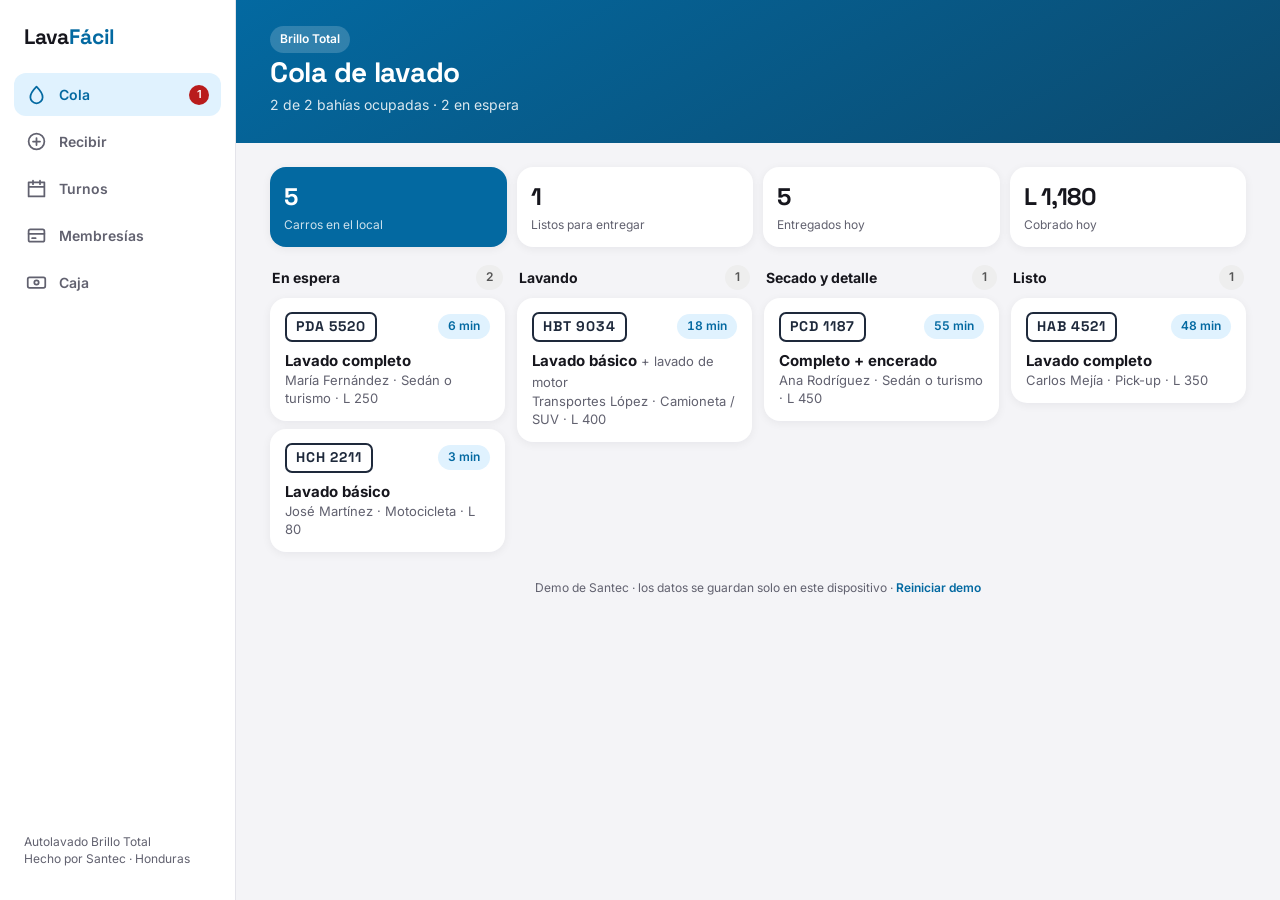
<file: apps/lavafacil/index.html>
<!doctype html>
<html lang="es">
<head>
<link rel="apple-touch-icon" href="icon-192.png">
<meta charset="utf-8">
<meta name="viewport" content="width=device-width, initial-scale=1, viewport-fit=cover">
<meta name="theme-color" content="#0369A1">
<title>LavaFácil — Carwash</title>
<link rel="manifest" href="manifest.json">
<link rel="preconnect" href="https://fonts.googleapis.com"><link rel="preconnect" href="https://fonts.gstatic.com" crossorigin>
<link href="https://fonts.googleapis.com/css2?family=Inter:wght@400;500;600;700&family=Space+Grotesk:wght@600;700&display=swap" rel="stylesheet">
<link rel="stylesheet" href="../_kit/kit.css">
<style>
:root{--brand:#0369A1;--brand2:#67E8F9;--brand-s:#E0F2FE;--brand-ink:#fff;--hero:linear-gradient(150deg,#0369A1,#0C4A6E)}
.placa{display:inline-block;font-family:"Space Grotesk",sans-serif;font-weight:700;letter-spacing:.06em;font-size:14px;padding:3px 9px;border-radius:7px;background:#FFF;border:2px solid #1E293B;color:#1E293B}
.kan{display:grid;gap:12px}
.kcol h3{display:flex;justify-content:space-between;align-items:center;font-size:14px;margin:0 2px 8px}
.kcol .list{gap:8px}
.timer{font-variant-numeric:tabular-nums}
.sellos{display:flex;gap:4px;flex-wrap:wrap;margin-top:8px}
.sellos i{width:18px;height:18px;border-radius:50%;border:2px solid var(--brand);display:block}
.sellos i.on{background:var(--brand)}
@media (min-width:900px){.kan{grid-template-columns:repeat(4,minmax(0,1fr));align-items:start}}
@media (max-width:899px){.kcol h3{display:none}.kcol.hide{display:none}}
</style>
</head>
<body>
<script src="../_kit/kit.js"></script>
<script>
/* ======================= DATOS ======================= */
const ETAPAS = ["En espera", "Lavando", "Secado y detalle", "Listo"];
const VEHIC = [{ id: "sedan", n: "Sedán o turismo", f: 1 }, { id: "suv", n: "Camioneta / SUV", f: 1.3 }, { id: "pick", n: "Pick-up", f: 1.4 }, { id: "moto", n: "Motocicleta", f: .5 }];
const SERVICIOS = [
  { id: "b", n: "Lavado básico", d: "Exterior, llantas y secado", p: 150, min: 20 },
  { id: "c", n: "Lavado completo", d: "Básico + aspirado y tablero", p: 250, min: 35 },
  { id: "e", n: "Completo + encerado", d: "Completo + cera protectora", p: 450, min: 60 },
  { id: "m", n: "Lavado de motor", d: "Desengrasado del motor", p: 200, min: 25 },
  { id: "t", n: "Tapicería", d: "Lavado profundo de asientos", p: 600, min: 120 },
];
const METODOS = ["Efectivo", "Tarjeta", "Transferencia"];
const SELLOS = 10;                      // el lavado número 10 es gratis
const BAHIAS = 2;                       // carros que se pueden lavar a la vez
const S = () => SANTEC.S;
const svc = (id) => SERVICIOS.find((s) => s.id === id);
const veh = (id) => VEHIC.find((v) => v.id === id);
const precio = (o) => Math.round(svc(o.serv).p * veh(o.veh).f / 10) * 10 + (o.extras || []).reduce((a, x) => a + svc(x).p, 0);
const ahoraM = () => { const d = new Date(); return d.getHours() * 60 + d.getMinutes(); };

function semilla() {
  const t = ahoraM();
  const o = (placa, v, s, cli, tel, etapa, hace, extras = []) => ({ id: Math.random().toString(36).slice(2, 9), placa, veh: v, serv: s, extras, cli, tel, etapa, entra: t - hace, fin: null, metodo: null, gratis: false });
  return {
    ordenes: [
      o("HAB 4521", "pick", "c", "Carlos Mejía", "9876-5432", 3, 48), o("PCD 1187", "sedan", "e", "Ana Rodríguez", "9455-1209", 2, 55),
      o("HBT 9034", "suv", "b", "Transportes López", "3312-7788", 1, 18, ["m"]), o("PDA 5520", "sedan", "c", "María Fernández", "8890-4411", 0, 6),
      o("HCH 2211", "moto", "b", "José Martínez", "9988-0011", 0, 3),
    ],
    hechas: [
      { placa: "HDR 7781", total: 250, metodo: "Efectivo", serv: "c", hora: "8:10", gratis: false }, { placa: "PBX 3302", total: 330, metodo: "Tarjeta", serv: "c", hora: "8:40", gratis: false },
      { placa: "HAB 1290", total: 450, metodo: "Transferencia", serv: "e", hora: "9:15", gratis: false }, { placa: "PCF 8801", total: 150, metodo: "Efectivo", serv: "b", hora: "9:50", gratis: false },
      { placa: "HDA 4410", total: 0, metodo: "Membresía", serv: "c", hora: "10:20", gratis: true },
    ],
    clientes: {
      "HAB 4521": { cli: "Carlos Mejía", tel: "9876-5432", veh: "pick", sellos: 7 }, "PCD 1187": { cli: "Ana Rodríguez", tel: "9455-1209", veh: "sedan", sellos: 9 },
      "HBT 9034": { cli: "Transportes López", tel: "3312-7788", veh: "suv", sellos: 3 }, "PDA 5520": { cli: "María Fernández", tel: "8890-4411", veh: "sedan", sellos: 1 },
      "HCH 2211": { cli: "José Martínez", tel: "9988-0011", veh: "moto", sellos: 4 }, "HDA 4410": { cli: "Lucía Paz", tel: "9711-2233", veh: "sedan", sellos: 0 },
    },
    turnos: [{ hora: "13:00", placa: "PBX 3302", cli: "Roberto Aguilar", serv: "e" }, { hora: "14:30", placa: "HDR 7781", cli: "Patricia Reyes", serv: "t" }, { hora: "16:00", placa: "", cli: "Daniela Cruz", serv: "c" }],
    nuevo: { placa: "", veh: "sedan", serv: "c", extras: [], cli: "", tel: "" },
  };
}

/* ======================= VISTAS ======================= */
let etapaM = 0;
const minutos = (o) => Math.max(0, ahoraM() - o.entra);
function tarjeta(o) {
  const m = minutos(o), tarde = o.etapa < 3 && m > svc(o.serv).min + 15;
  return `<div class="card tap" onclick="detalle('${o.id}')"><div class="row"><span class="placa">${esc(o.placa)}</span><span class="chip ${tarde ? "c-bad" : "c-brand"} timer">${m} min</span></div>
    <div style="margin-top:8px"><b>${esc(svc(o.serv).n)}</b>${o.extras.length ? `<span class="muted"> + ${o.extras.map((x) => svc(x).n.toLowerCase()).join(", ")}</span>` : ""}</div>
    <div class="muted">${esc(o.cli)} · ${veh(o.veh).n} · ${L(precio(o))}</div></div>`;
}
const vistas = {
  cola() {
    const os = S().ordenes, lav = os.filter((o) => o.etapa === 1 || o.etapa === 2).length;
    const total = S().hechas.reduce((a, h) => a + h.total, 0);
    return SANTEC.hero("Cola de lavado", `${lav} de ${BAHIAS} bahías ocupadas · ${os.filter((o) => o.etapa === 0).length} en espera`) + `<main>
      <div class="stats"><div class="stat hi"><b>${os.length}</b><small>Carros en el local</small></div><div class="stat"><b>${os.filter((o) => o.etapa === 3).length}</b><small>Listos para entregar</small></div>
        <div class="stat"><b>${S().hechas.length}</b><small>Entregados hoy</small></div><div class="stat"><b>${L(total)}</b><small>Cobrado hoy</small></div></div>
      <div class="seg only-m">${ETAPAS.map((e, i) => `<button class="${etapaM === i ? "on" : ""}" onclick="etapaM=${i};SANTEC.render()">${e} (${os.filter((o) => o.etapa === i).length})</button>`).join("")}</div>
      <div class="kan">${ETAPAS.map((e, i) => { const l = os.filter((o) => o.etapa === i).sort((a, b) => a.entra - b.entra);
        return `<div class="kcol ${etapaM !== i ? "hide" : ""}"><h3>${e} <span class="chip">${l.length}</span></h3><div class="list">${l.map(tarjeta).join("") || `<div class="card empty">Nadie aquí</div>`}</div></div>`; }).join("")}</div>
      <button class="btn p only-m" onclick="SANTEC.go('#nuevo')">+ Recibir carro</button></main>`;
  },
  nuevo() {
    const n = S().nuevo, c = S().clientes[n.placa.toUpperCase().trim()], p = precio({ ...n, serv: n.serv });
    const gratis = c && c.sellos >= SELLOS - 1;
    return SANTEC.hero("Recibir carro", "Registra el lavado en segundos") + `<main><div class="split"><div class="form">
      <label class="f">Placa<input class="in" id="n_placa" value="${esc(n.placa)}" placeholder="Ej. HAB 1234" style="text-transform:uppercase;font-weight:700;letter-spacing:.06em" oninput="campo('placa',this.value,true)"></label>
      ${c ? `<div class="card" style="background:var(--brand-s)"><b>Cliente frecuente: ${esc(c.cli)}</b><div class="muted">${esc(c.tel)} · ${veh(c.veh).n}</div>
        <div class="sellos">${Array.from({ length: SELLOS }, (_, i) => `<i class="${i < c.sellos ? "on" : ""}"></i>`).join("")}</div>
        <div class="muted" style="margin-top:6px">${gratis ? "🎉 Este lavado le sale <b>gratis</b> (es el número 10)." : `Lleva ${c.sellos} de ${SELLOS}: le faltan ${SELLOS - 1 - c.sellos} para uno gratis.`}</div></div>` : ""}
      <div class="sec-h"><h2>Vehículo</h2></div><div class="opts wide">${VEHIC.map((v) => `<button type="button" class="opt ${n.veh === v.id ? "sel" : ""}" onclick="campo('veh','${v.id}')"><b>${v.n}</b><small>${v.f === 1 ? "Precio base" : v.f > 1 ? "+" + Math.round((v.f - 1) * 100) + "%" : "-50%"}</small></button>`).join("")}</div>
      <div class="sec-h"><h2>Servicio</h2></div><div class="opts">${SERVICIOS.filter((s) => s.id !== "m" && s.id !== "t").concat(SERVICIOS.filter((s) => s.id === "t")).map((s) => `<button type="button" class="opt ${n.serv === s.id ? "sel" : ""}" onclick="campo('serv','${s.id}')"><b>${s.n}</b><small>${s.d} · ${L(Math.round(s.p * veh(n.veh).f / 10) * 10)}</small></button>`).join("")}</div>
      <div class="sec-h"><h2>Extras</h2></div><div class="opts">${["m"].map((x) => `<button type="button" class="opt ${n.extras.includes(x) ? "sel" : ""}" onclick="extra('${x}')"><b>+ ${svc(x).n}</b><small>${L(svc(x).p)}</small></button>`).join("")}</div>
      </div><div class="sticky"><div class="card form">
        <label class="f">Nombre del cliente<input class="in" id="n_cli" value="${esc(c ? c.cli : n.cli)}" oninput="campo('cli',this.value,true)"></label>
        <label class="f">WhatsApp (para avisarle cuando esté listo)<input class="in" id="n_tel" inputmode="tel" value="${esc(c ? c.tel : n.tel)}" placeholder="9999-9999" oninput="campo('tel',this.value,true)"></label>
        <table class="t"><tr><td>${esc(svc(n.serv).n)} · ${veh(n.veh).n}</td><td class="n">${L(Math.round(svc(n.serv).p * veh(n.veh).f / 10) * 10)}</td></tr>
          ${n.extras.map((x) => `<tr><td>${svc(x).n}</td><td class="n">${L(svc(x).p)}</td></tr>`).join("")}
          ${gratis ? `<tr><td>Lavado gratis (membresía)</td><td class="n">-${L(Math.round(svc(n.serv).p * veh(n.veh).f / 10) * 10)}</td></tr>` : ""}
          <tr class="tot"><td>Total</td><td class="n">${L(gratis ? p - Math.round(svc(n.serv).p * veh(n.veh).f / 10) * 10 : p)}</td></tr></table>
        <div class="muted">Tiempo estimado: ${svc(n.serv).min + n.extras.reduce((a, x) => a + svc(x).min, 0)} min · se cobra al entregar</div>
        <button class="btn p" onclick="recibir()">Recibir y poner en la cola</button></div></div></div></main>`;
  },
  turnos() {
    return SANTEC.hero("Turnos de hoy", "Reservados por WhatsApp para no esperar") + `<main><div class="list cols">
      ${S().turnos.sort((a, b) => mins(a.hora) - mins(b.hora)).map((t, i) => `<div class="card"><div class="row"><b class="f-d" style="font-size:20px;color:var(--brand)">${t.hora}</b>${t.placa ? `<span class="placa">${esc(t.placa)}</span>` : `<span class="chip c-warn">Placa por confirmar</span>`}</div>
        <div style="margin-top:6px"><b>${esc(t.cli)}</b></div><div class="muted">${esc(svc(t.serv).n)}</div>
        <div class="btns" style="margin-top:10px"><button class="btn w" onclick="SANTEC.toast('Recordatorio enviado a ${esc(t.cli)}')">Recordar</button><button class="btn p" onclick="llegó(${i})">Ya llegó</button></div></div>`).join("") || `<div class="card empty">No hay turnos pendientes</div>`}
      </div><div class="card form"><h2 class="f-d" style="font-size:16px">Agregar turno</h2>
        <div class="btns"><label class="f">Hora<input class="in" id="t_h" type="time" value="15:00" min="7:00" max="18:00"></label><label class="f">Placa<input class="in" id="t_p" placeholder="Opcional" style="text-transform:uppercase"></label></div>
        <label class="f">Cliente<input class="in" id="t_c" placeholder="Nombre"></label>
        <label class="f">Servicio<select class="in" id="t_s">${SERVICIOS.map((s) => `<option value="${s.id}">${s.n}</option>`).join("")}</select></label>
        <button class="btn p" onclick="agregarTurno()">Guardar turno</button></div></main>`;
  },
  clientes() {
    const l = Object.entries(S().clientes).sort((a, b) => b[1].sellos - a[1].sellos);
    return SANTEC.hero("Membresías", `Cada ${SELLOS} lavados, uno gratis`) + `<main><div class="list cols">${l.map(([placa, c]) => `<div class="card">
      <div class="row"><span class="placa">${esc(placa)}</span>${c.sellos >= SELLOS - 1 ? `<span class="chip c-ok">Próximo gratis</span>` : `<span class="muted">${c.sellos}/${SELLOS}</span>`}</div>
      <div style="margin-top:8px"><b>${esc(c.cli)}</b></div><div class="muted">${esc(c.tel)} · ${veh(c.veh).n}</div>
      <div class="sellos">${Array.from({ length: SELLOS }, (_, i) => `<i class="${i < c.sellos ? "on" : ""}"></i>`).join("")}</div>
      <button class="btn g" style="margin-top:10px;padding:10px" onclick="SANTEC.toast('Promoción enviada a ${esc(c.cli)} por WhatsApp')">Enviar promoción</button></div>`).join("")}</div></main>`;
  },
  caja() {
    const h = S().hechas, tot = h.reduce((a, x) => a + x.total, 0), pagos = h.filter((x) => !x.gratis);
    return SANTEC.hero("Caja de hoy", "Lo cobrado al entregar cada carro") + `<main>
      <div class="stats"><div class="stat hi"><b>${L(tot)}</b><small>Total cobrado</small></div><div class="stat"><b>${h.length}</b><small>Carros entregados</small></div>
        <div class="stat"><b>${pagos.length ? L(tot / pagos.length) : "—"}</b><small>Ticket promedio</small></div><div class="stat"><b>${h.filter((x) => x.gratis).length}</b><small>Lavados gratis</small></div></div>
      <div class="split"><div class="card"><h2 class="f-d" style="font-size:16px;margin-bottom:6px">Entregados</h2><table class="t"><tr><th>Hora</th><th>Placa</th><th>Servicio</th><th class="n">Total</th></tr>
        ${h.slice().reverse().map((x) => `<tr><td>${x.hora}</td><td>${esc(x.placa)}</td><td>${esc(svc(x.serv).n)}<div class="muted">${x.metodo}</div></td><td class="n">${x.gratis ? "Gratis" : L(x.total)}</td></tr>`).join("")}</table></div>
      <div class="card"><h2 class="f-d" style="font-size:16px;margin-bottom:6px">Por forma de pago</h2><table class="t">
        ${METODOS.map((m) => `<tr><td>${m}</td><td class="n">${L(h.filter((x) => x.metodo === m).reduce((a, x) => a + x.total, 0))}</td></tr>`).join("")}
        <tr class="tot"><td>Total</td><td class="n">${L(tot)}</td></tr></table>
        <button class="btn p" style="margin-top:12px" onclick="SANTEC.toast('Cierre de caja enviado al dueño por WhatsApp')">Cerrar caja del día</button></div></div></main>`;
  },
};

/* ======================= ACCIONES ======================= */
function campo(k, v, sinPintar) {
  const n = S().nuevo; n[k] = v;
  if (k === "placa") { const c = S().clientes[v.toUpperCase().trim()]; if (c) { n.veh = c.veh; SANTEC.save(); SANTEC.render();
    const i = document.getElementById("n_placa"); i.focus(); i.setSelectionRange(v.length, v.length); return; } }
  SANTEC.save(); if (!sinPintar) SANTEC.render();
}
function extra(x) { const e = S().nuevo.extras; S().nuevo.extras = e.includes(x) ? e.filter((y) => y !== x) : [...e, x]; SANTEC.save(); SANTEC.render(); }
function recibir() {
  const n = S().nuevo, placa = n.placa.toUpperCase().replace(/\s+/g, " ").trim();
  const c = S().clientes[placa], cli = (c ? c.cli : n.cli).trim(), tel = (c ? c.tel : n.tel).trim();
  if (!/^[A-Z]{2,3}\s?\d{3,4}$/.test(placa)) return SANTEC.toast("Escribe una placa válida, por ejemplo HAB 1234");
  if (S().ordenes.some((o) => o.placa === placa)) return SANTEC.toast("Ese carro ya está en la cola");
  if (!cli) return SANTEC.toast("Escribe el nombre del cliente");
  S().ordenes.push({ id: Math.random().toString(36).slice(2, 9), placa, veh: n.veh, serv: n.serv, extras: n.extras.slice(), cli, tel, etapa: 0, entra: ahoraM(), fin: null, metodo: null, gratis: !!(c && c.sellos >= SELLOS - 1) });
  if (!c) S().clientes[placa] = { cli, tel, veh: n.veh, sellos: 0 };
  S().nuevo = { placa: "", veh: "sedan", serv: "c", extras: [], cli: "", tel: "" };
  SANTEC.save(); SANTEC.toast(`${placa} en espera${tel ? " · comprobante enviado por WhatsApp" : ""}`); etapaM = 0; SANTEC.go("#cola");
}
function detalle(id) {
  const o = S().ordenes.find((x) => x.id === id), lav = S().ordenes.filter((x) => x.etapa === 1 || x.etapa === 2).length;
  const total = o.gratis ? precio(o) - Math.round(svc(o.serv).p * veh(o.veh).f / 10) * 10 : precio(o);
  const acc = o.etapa === 0 ? (lav >= BAHIAS ? `<div class="card" style="background:var(--warn-s);color:var(--warn)">Las ${BAHIAS} bahías están ocupadas. Pasa otro carro a "Listo" para liberar una.</div>` : `<button class="btn p" onclick="avanzar('${id}')">Empezar a lavar</button>`)
    : o.etapa === 1 ? `<button class="btn p" onclick="avanzar('${id}')">Pasar a secado y detalle</button>`
    : o.etapa === 2 ? `<button class="btn w" onclick="avanzar('${id}')">Listo · avisar por WhatsApp</button>`
    : total === 0 ? `<button class="btn p" onclick="entregar('${id}','Membresía')">Entregar (lavado gratis)</button>`
    : `<div class="muted" style="font-weight:600">Cobrar ${L(total)} y entregar:</div><div class="btns" style="grid-template-columns:repeat(3,1fr)">${METODOS.map((m) => `<button class="btn g" onclick="entregar('${id}','${m}')">${m}</button>`).join("")}</div>`;
  SANTEC.sheet(`<h3><span class="placa">${esc(o.placa)}</span> ${esc(o.cli)}</h3><div class="form"><div class="card">
    <div class="row"><span class="muted">Etapa</span><b>${ETAPAS[o.etapa]}</b></div><div class="row" style="margin-top:6px"><span class="muted">Servicio</span><b>${esc(svc(o.serv).n)}${o.extras.length ? " + motor" : ""}</b></div>
    <div class="row" style="margin-top:6px"><span class="muted">Vehículo</span><b>${veh(o.veh).n}</b></div><div class="row" style="margin-top:6px"><span class="muted">En el local</span><b>${minutos(o)} min</b></div>
    <div class="row" style="margin-top:6px"><span class="muted">Total</span><b>${o.gratis ? "Gratis por membresía" : L(total)}</b></div></div>${acc}
    ${o.etapa < 3 ? `<button class="btn bad" onclick="quitar('${id}')">Cancelar (se fue sin lavar)</button>` : ""}</div>`);
}
function avanzar(id) {
  const o = S().ordenes.find((x) => x.id === id); o.etapa++;
  SANTEC.save(); SANTEC.cerrar(); SANTEC.render();
  SANTEC.toast(o.etapa === 3 ? (o.tel ? `Aviso enviado a ${o.cli}: "Tu carro ${o.placa} está listo 🚗✨"` : `${o.placa} listo (sin WhatsApp para avisar)`) : `${o.placa}: ${ETAPAS[o.etapa].toLowerCase()}`);
}
function entregar(id, metodo) {
  const o = S().ordenes.find((x) => x.id === id), base = Math.round(svc(o.serv).p * veh(o.veh).f / 10) * 10;
  const total = o.gratis ? precio(o) - base : precio(o), c = S().clientes[o.placa];
  S().hechas.push({ placa: o.placa, total, metodo: total === 0 ? "Membresía" : metodo, serv: o.serv, hora: ahora(), gratis: o.gratis && total === 0 });
  if (c) c.sellos = o.gratis ? 0 : Math.min(SELLOS - 1, c.sellos + 1);
  S().ordenes = S().ordenes.filter((x) => x.id !== id); SANTEC.save(); SANTEC.cerrar(); SANTEC.render();
  SANTEC.toast(o.gratis ? `${o.placa} entregado · membresía reiniciada` : `${o.placa} entregado · ${L(total)} en ${metodo.toLowerCase()} · sello ${c ? c.sellos : 1}/${SELLOS}`);
}
function quitar(id) { S().ordenes = S().ordenes.filter((x) => x.id !== id); SANTEC.save(); SANTEC.cerrar(); SANTEC.render(); SANTEC.toast("Orden cancelada"); }
function llegó(i) { const t = S().turnos.sort((a, b) => mins(a.hora) - mins(b.hora))[i]; S().nuevo = { placa: t.placa, veh: S().clientes[t.placa]?.veh || "sedan", serv: t.serv, extras: [], cli: t.cli, tel: "" }; S().turnos.splice(i, 1); SANTEC.save(); SANTEC.go("#nuevo"); }
function agregarTurno() {
  const h = document.getElementById("t_h").value, c = document.getElementById("t_c").value.trim();
  if (!h || !c) return SANTEC.toast("Escribe la hora y el nombre");
  S().turnos.push({ hora: h.replace(/^0/, ""), placa: document.getElementById("t_p").value.toUpperCase().trim(), cli: c, serv: document.getElementById("t_s").value });
  SANTEC.save(); SANTEC.render(); SANTEC.toast(`Turno guardado a las ${h} · confirmación enviada`);
}

SantecApp({
  id: "lavafacil", titulo: "LavaFácil — Carwash", nombre: "Lava<span>Fácil</span>", negocio: "Autolavado Brillo Total", pill: "Brillo Total",
  tabs: [["cola", "Cola", "drop"], ["nuevo", "Recibir", "plus"], ["turnos", "Turnos", "agenda"], ["clientes", "Membresías", "card"], ["caja", "Caja", "cash"]],
  badges: { cola: () => SANTEC.S.ordenes.filter((o) => o.etapa === 3).length },
  vistas, semilla,
});
setInterval(() => { if ((location.hash || "#cola").startsWith("#cola") && !document.body.classList.contains("sheet-open")) SANTEC.render(); }, 30000);
</script>
</body>
</html>
</file>
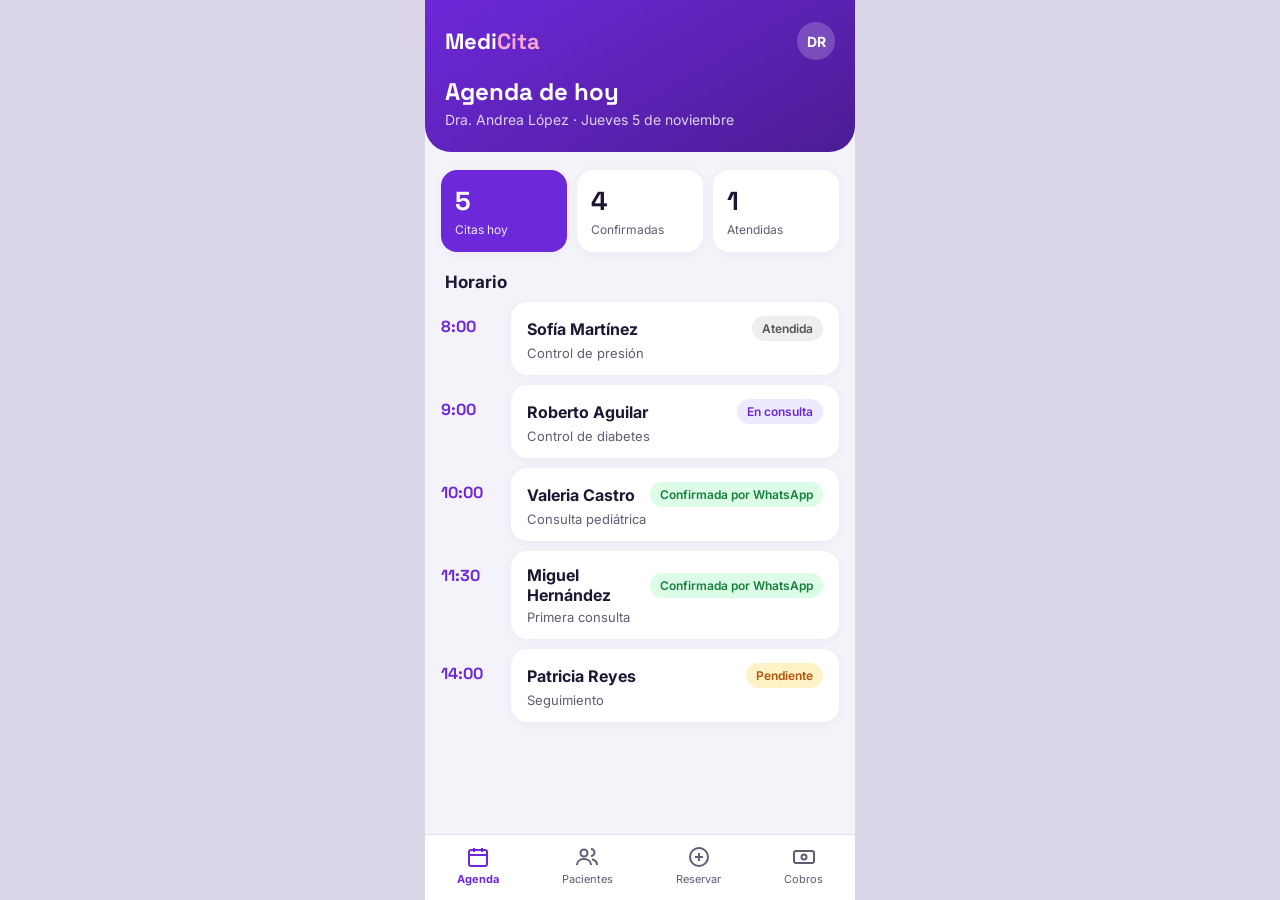
<file: apps/medicita/index.html>
<!doctype html>
<html lang="es">
<head>
<meta charset="utf-8">
<meta name="viewport" content="width=device-width, initial-scale=1">
<title>MediCita — Clínicas y consultorios</title>
<link href="https://fonts.googleapis.com/css2?family=Inter:wght@400;500;600;700&family=Space+Grotesk:wght@600;700&display=swap" rel="stylesheet">
<style>
:root{--brand:#6D28D9;--brand2:#EC4899;--bg:#F5F3FA;--ink:#1E1633;--soft:#625B74;--line:#E6E1F0;--ok:#15803D;--warn:#B45309;--info:#1D4ED8}
*{box-sizing:border-box;margin:0;padding:0}
body{font-family:Inter,Arial,sans-serif;background:#DCD7E8;color:var(--ink);display:flex;justify-content:center;min-height:100vh}
.app{width:100%;max-width:430px;min-height:100vh;background:var(--bg);padding-bottom:84px}
header{background:linear-gradient(150deg,#6D28D9,#4C1D95);color:#fff;padding:22px 20px 24px;border-radius:0 0 26px 26px}
.top{display:flex;justify-content:space-between;align-items:center}.logo{font-family:'Space Grotesk',sans-serif;font-weight:700;font-size:22px}.logo span{color:#F9A8D4}
.avatar{width:38px;height:38px;border-radius:50%;background:rgba(255,255,255,.2);display:grid;place-items:center;font-weight:700;font-size:14px}
header h1{font-size:24px;margin-top:16px;font-family:'Space Grotesk',sans-serif}header p{opacity:.8;font-size:14px;margin-top:4px}
.back{background:none;border:none;color:#fff;font:inherit;font-size:14px;cursor:pointer}
main{padding:18px 16px}
.grid{display:grid;grid-template-columns:repeat(3,1fr);gap:10px}
.stat{background:#fff;border-radius:16px;padding:14px;box-shadow:0 2px 10px rgba(30,22,51,.05)}.stat b{font-family:'Space Grotesk',sans-serif;font-size:26px;display:block}.stat small{font-size:12px;color:var(--soft)}
.stat.p{background:var(--brand);color:#fff}.stat.p small{color:#EDE9FE}
h2{font-size:17px;margin:20px 4px 10px;display:flex;justify-content:space-between;align-items:center}
.card{background:#fff;border-radius:16px;padding:14px 16px;margin-bottom:10px;box-shadow:0 2px 10px rgba(30,22,51,.05);cursor:pointer}
.row{display:flex;justify-content:space-between;align-items:center;gap:10px}.muted{color:var(--soft);font-size:13px;margin-top:4px}
.chip{font-size:12px;font-weight:600;padding:5px 10px;border-radius:999px;white-space:nowrap}
.k0{background:#FEF3C7;color:var(--warn)}.k1{background:#DCFCE7;color:var(--ok)}.k2{background:#EDE9FE;color:var(--brand)}.k3{background:#EEE;color:#555}
.slot{display:flex;gap:14px}.slot .h{width:56px;flex:none;font-family:'Space Grotesk',sans-serif;font-weight:700;color:var(--brand);padding-top:14px}
.slot .card{flex:1}
.av{width:44px;height:44px;border-radius:50%;background:#EDE9FE;color:var(--brand);display:grid;place-items:center;font-weight:700;flex:none}
.tag{display:inline-block;font-size:12px;font-weight:600;padding:4px 9px;border-radius:8px;margin:6px 6px 0 0;background:#FCE7F3;color:#9D174D}
.tag.b{background:#EDE9FE;color:var(--brand)}
.tl{border-left:3px solid var(--line);margin-left:6px;padding-left:14px}.tl p{font-size:14px;margin-bottom:12px}.tl b{display:block;font-size:12px;color:var(--soft)}
nav{position:fixed;bottom:0;width:100%;max-width:430px;background:#fff;border-top:1px solid var(--line);display:flex;justify-content:space-around;padding:10px 0 14px}
nav button{background:none;border:none;font:inherit;font-size:11px;color:var(--soft);display:flex;flex-direction:column;align-items:center;gap:3px;cursor:pointer}nav button.on{color:var(--brand);font-weight:700}nav svg{width:24px;height:24px}
.opts{display:grid;grid-template-columns:1fr 1fr;gap:10px}
.opt{background:#fff;border:2px solid var(--line);border-radius:14px;padding:12px;font:inherit;text-align:left;cursor:pointer}.opt b{display:block;font-size:14px}.opt small{color:var(--soft);font-size:12px}
.opt.sel{border-color:var(--brand);background:#F5F0FF}
.days{display:flex;gap:8px;overflow-x:auto}.day{flex:none;width:60px;padding:10px 0;text-align:center;border-radius:14px;background:#fff;border:2px solid var(--line);cursor:pointer;font:inherit}
.day b{display:block;font-size:20px;font-family:'Space Grotesk',sans-serif}.day small{font-size:11px;color:var(--soft)}.day.sel{background:var(--brand);border-color:var(--brand);color:#fff}.day.sel small{color:#EDE9FE}
.times{display:grid;grid-template-columns:repeat(4,1fr);gap:8px}.time{padding:10px 0;border-radius:10px;border:1.5px solid var(--line);background:#fff;font:inherit;font-size:13px;font-weight:600;cursor:pointer}
.time.sel{background:var(--brand2);border-color:var(--brand2);color:#fff}.time:disabled{opacity:.35;text-decoration:line-through}
.btn{display:block;width:100%;border:none;border-radius:14px;padding:15px;font:inherit;font-weight:700;font-size:15px;cursor:pointer;margin-top:14px}
.btn.p{background:var(--brand);color:#fff}.btn.w{background:#25D366;color:#fff}.btn.g{background:#fff;color:var(--brand);border:1.5px solid var(--line)}
table{width:100%;border-collapse:collapse;font-size:14px}td{padding:10px 2px;border-bottom:1px solid var(--line)}td:last-child{text-align:right;font-weight:600}.tot td{border:none;font-weight:700;font-size:17px}
input{width:100%;font:inherit;padding:12px 14px;border-radius:12px;border:1.5px solid var(--line)}
.toast{position:fixed;bottom:100px;left:50%;transform:translateX(-50%);background:var(--ink);color:#fff;padding:12px 18px;border-radius:12px;font-size:14px;opacity:0;transition:.3s;pointer-events:none;width:max-content;max-width:90%}.toast.on{opacity:1}
.shot .app,.shot nav{max-width:none}
</style>
</head>
<body>
<div class="app"><div id="view"></div><nav id="nav"></nav><div class="toast" id="toast"></div></div>
<script>
if(location.search.includes("shot"))document.documentElement.classList.add("shot");
const EST=["Pendiente","Confirmada por WhatsApp","En consulta","Atendida"];
const ICON={cal:'<svg viewBox="0 0 24 24" fill="none" stroke="currentColor" stroke-width="2"><rect x="3" y="5" width="18" height="16" rx="2"/><path d="M3 10h18M8 3v4M16 3v4"/></svg>',
users:'<svg viewBox="0 0 24 24" fill="none" stroke="currentColor" stroke-width="2"><circle cx="9" cy="8" r="3.5"/><path d="M2 20c0-3.5 3-6 7-6s7 2.5 7 6M16 4a3.5 3.5 0 0 1 0 7M22 20c0-3-2-5-5-5.7"/></svg>',
plus:'<svg viewBox="0 0 24 24" fill="none" stroke="currentColor" stroke-width="2"><circle cx="12" cy="12" r="9"/><path d="M12 8v8M8 12h8"/></svg>',
cash:'<svg viewBox="0 0 24 24" fill="none" stroke="currentColor" stroke-width="2"><rect x="2" y="6" width="20" height="12" rx="2"/><circle cx="12" cy="12" r="2.5"/></svg>'};
const PAC={1:{n:"Sofía Martínez",e:34,tel:"9711-2233",al:["Penicilina"],cond:["Hipertensión controlada"],h:[["14 oct 2026","Control de presión. Se ajusta dosis de losartán."],["02 jul 2026","Chequeo general. Exámenes de laboratorio normales."]]},
2:{n:"Roberto Aguilar",e:52,tel:"9988-0011",al:[],cond:["Diabetes tipo 2"],h:[["20 sep 2026","Control de glucosa. Se refuerza dieta."]]},
3:{n:"Valeria Castro",e:8,tel:"3344-5566",al:["Mariscos"],cond:[],h:[["11 ago 2026","Vacunación de refuerzo."]]},
4:{n:"Miguel Hernández",e:41,tel:"8877-6655",al:[],cond:[],h:[]},5:{n:"Patricia Reyes",e:29,tel:"9512-3434",al:["Ibuprofeno"],cond:[],h:[["30 sep 2026","Consulta por migraña."]]}};
const seed={citas:[["8:00",1,"Control de presión",3,500,"Tarjeta"],["9:00",2,"Control de diabetes",2,650,"Efectivo"],["10:00",3,"Consulta pediátrica",1,550,"Transferencia"],["11:30",4,"Primera consulta",1,500,"Efectivo"],["14:00",5,"Seguimiento",0,500,"Tarjeta"]],svc:"Medicina general",day:0,time:null,res:[]};
let S;try{S=JSON.parse(localStorage.getItem("medicita2"))}catch(e){}if(!S)S=JSON.parse(JSON.stringify(seed));
const save=()=>{try{localStorage.setItem("medicita2",JSON.stringify(S))}catch(e){}};
const $=id=>document.getElementById(id);const go=h=>location.hash=h;
function toast(t){$("toast").textContent=t;$("toast").classList.add("on");setTimeout(()=>$("toast").classList.remove("on"),2300)}
function head(t,s,back){return `<header><div class="top">${back?`<button class="back" onclick="history.back()">← Atrás</button>`:`<div class="logo">Medi<span>Cita</span></div>`}<div class="avatar">DR</div></div><h1>${t}</h1>${s?`<p>${s}</p>`:""}</header>`}
const ini=n=>n.split(" ").map(x=>x[0]).join("");
const V={
agenda(){const c=S.citas;return head("Agenda de hoy","Dra. Andrea López · Jueves 5 de noviembre")+`<main><div class="grid">
<div class="stat p"><b>${c.length}</b><small>Citas hoy</small></div><div class="stat"><b>${c.filter(x=>x[3]>=1).length}</b><small>Confirmadas</small></div><div class="stat"><b>${c.filter(x=>x[3]==3).length}</b><small>Atendidas</small></div></div>
<h2>Horario</h2>${c.map((x,i)=>`<div class="slot"><div class="h">${x[0]}</div><div class="card" onclick="go('#paciente/${x[1]}')"><div class="row"><b>${PAC[x[1]].n}</b><span class="chip k${x[3]}">${EST[x[3]]}</span></div><div class="muted">${x[2]}</div></div></div>`).join("")}</main>`},
paciente(id){const p=PAC[id];if(!p)return V.agenda();const c=S.citas.find(x=>x[1]==id);return head(p.n,p.e+" años · "+p.tel,true)+`<main>
<div class="card"><b>Alertas médicas</b><div>${p.al.map(a=>`<span class="tag">Alergia: ${a}</span>`).join("")}${p.cond.map(a=>`<span class="tag b">${a}</span>`).join("")}${!p.al.length&&!p.cond.length?`<div class="muted">Sin alergias ni condiciones registradas</div>`:""}</div></div>
${c&&c[3]<3?`<button class="btn p" onclick="avanzar(${id})">${c[3]<2?"Iniciar consulta":"Terminar consulta"}</button>`:""}
<h2>Historial de consultas</h2><div class="card"><div class="tl">${c&&c[3]==2?`<p><b>Hoy</b>${c[2]} — consulta en curso</p>`:c&&c[3]==3?`<p><b>Hoy</b>${c[2]} — atendida</p>`:""}${p.h.map(h=>`<p><b>${h[0]}</b>${h[1]}</p>`).join("")||`<p class="muted">Primera visita</p>`}</div></div>
${c&&c[3]>=2?`<button class="btn w" onclick="toast('Receta enviada a ${p.n} por WhatsApp')">Enviar receta por WhatsApp</button>`:c?`<button class="btn w" onclick="toast('Recordatorio de la cita de las ${c[0]} enviado a ${p.n} por WhatsApp')">Enviar recordatorio de la cita</button>`:""}
<button class="btn g" onclick="toast('Recordatorio programado para el próximo control')">Programar próximo control</button></main>`},
reservar(){const d=DIAS,n=NUMS;const t=HORAS.filter(h=>S.day!=1||parseInt(h)<12);const busy=ocupadas(S.day);
return head("Reservar cita","Así reservan tus pacientes, desde el celular")+`<main>
<h2>Servicio</h2><div class="opts">${[["Medicina general","30 min"],["Pediatría","30 min"],["Control prenatal","45 min"],["Exámenes","15 min"]].map(o=>`<button class="opt ${S.svc==o[0]?"sel":""}" onclick="S.svc='${o[0]}';render()"><b>${o[0]}</b><small>${o[1]}</small></button>`).join("")}</div>
<h2>Día</h2><div class="days">${d.map((x,i)=>`<button class="day ${S.day==i?"sel":""}" onclick="S.day=${i};S.time=null;render()"><small>${x}</small><b>${n[i]}</b><small>Nov</small></button>`).join("")}</div>
<h2>Hora disponible</h2><div class="times">${t.map(x=>`<button class="time ${S.time==x?"sel":""}" ${busy.includes(x)?"disabled":""} onclick="S.time='${x}';render()">${x}</button>`).join("")}</div>
<button class="btn p" ${S.time?"":"disabled style=\"opacity:.5\""} onclick="reservar()">${S.time?"Confirmar cita · "+d[S.day]+" "+n[S.day]+" a las "+S.time:"Elige una hora disponible"}</button>
<div class="muted" style="text-align:center;margin-top:10px">${S.day==1?"Sábados atendemos de 8:00 a 11:30. ":""}Recibirás un recordatorio por WhatsApp un día antes</div></main>`},
pacientes(){return head("Pacientes",Object.keys(PAC).length+" expedientes digitales")+`<main><input placeholder="🔍 Buscar por nombre o teléfono" oninput="filtrar(this.value)">
<h2>Todos</h2>${Object.entries(PAC).map(([id,p])=>`<div class="card pac" data-q="${(p.n+" "+p.tel).toLowerCase()}" onclick="go('#paciente/${id}')"><div class="row"><div style="display:flex;gap:12px;align-items:center"><div class="av">${ini(p.n)}</div><div><b>${p.n}</b><div class="muted">${p.e} años · ${p.h.length} consultas</div></div></div>${p.al.length?`<span class="chip" style="background:#FCE7F3;color:#9D174D">Alergia</span>`:""}</div></div>`).join("")}</main>`},
cobros(){const r=S.citas.filter(x=>x[3]==3).map(x=>[PAC[x[1]].n,x[2],x[4],x[5]]);const tot=r.reduce((s,x)=>s+x[2],0);const pend=S.citas.filter(x=>x[3]<3).length;
return head("Cobros del día","Facturación y cierre de caja")+`<main><div class="grid"><div class="stat p"><b>L ${tot.toLocaleString("es-HN")}</b><small>Cobrado hoy</small></div><div class="stat"><b>${r.length}</b><small>Pagos</small></div><div class="stat"><b>${pend}</b><small>Por atender</small></div></div>
<h2>Detalle</h2><div class="card">${r.length?"":`<div class="muted" style="margin:0">Aún no hay consultas terminadas hoy.</div>`}<table>${r.map(x=>`<tr><td><b>${x[0]}</b><div class="muted" style="margin:0">${x[1]} · ${x[3]}</div></td><td>L ${x[2]}</td></tr>`).join("")}<tr class="tot"><td>Total</td><td>L ${tot.toLocaleString("es-HN")}</td></tr></table></div>
<button class="btn p" onclick="toast('Cierre de caja enviado a tu correo')">Cerrar caja del día</button></main>`}};
function avanzar(id){const c=S.citas.find(x=>x[1]==id);c[3]=c[3]<2?2:3;save();toast(c[3]==2?"Consulta iniciada":"Consulta guardada en el expediente");render()}
const DIAS=["Vie","Sáb","Lun","Mar","Mié"],NUMS=[6,7,9,10,11];
const HORAS=["8:00","8:30","9:00","9:30","10:00","10:30","11:00","11:30","14:00","14:30","15:00","15:30","16:00","16:30"];
const OCUP={0:["8:00","9:00","14:30"],1:["8:00","8:30"],2:["9:00","10:00","15:00"],3:["8:00","11:00"],4:["14:00","16:00"]};
const ocupadas=d=>[...(OCUP[d]||[]),...S.res.filter(r=>r[0]==d).map(r=>r[1])];
function reservar(){if(!S.time)return;const txt=DIAS[S.day]+" "+NUMS[S.day]+" de noviembre a las "+S.time;S.res.push([S.day,S.time]);toast("✅ Cita confirmada: "+S.svc+", "+txt+". Te llegará un recordatorio por WhatsApp");S.time=null;save();render()}
function filtrar(q){q=q.toLowerCase().trim();document.querySelectorAll(".pac").forEach(c=>c.style.display=c.dataset.q.includes(q)?"":"none")}
function render(){const [r,a]=(location.hash.slice(1)||"agenda").split("/");$("view").innerHTML=(V[r]||V.agenda)(a);scrollTo(0,0);
const t=[["agenda","Agenda","cal"],["pacientes","Pacientes","users"],["reservar","Reservar","plus"],["cobros","Cobros","cash"]];
$("nav").innerHTML=t.map(x=>`<button class="${x[0]==r?"on":""}" onclick="go('#${x[0]}')">${ICON[x[2]]}${x[1]}</button>`).join("")}
addEventListener("hashchange",render);render();
</script>
</body>
</html>
</file>
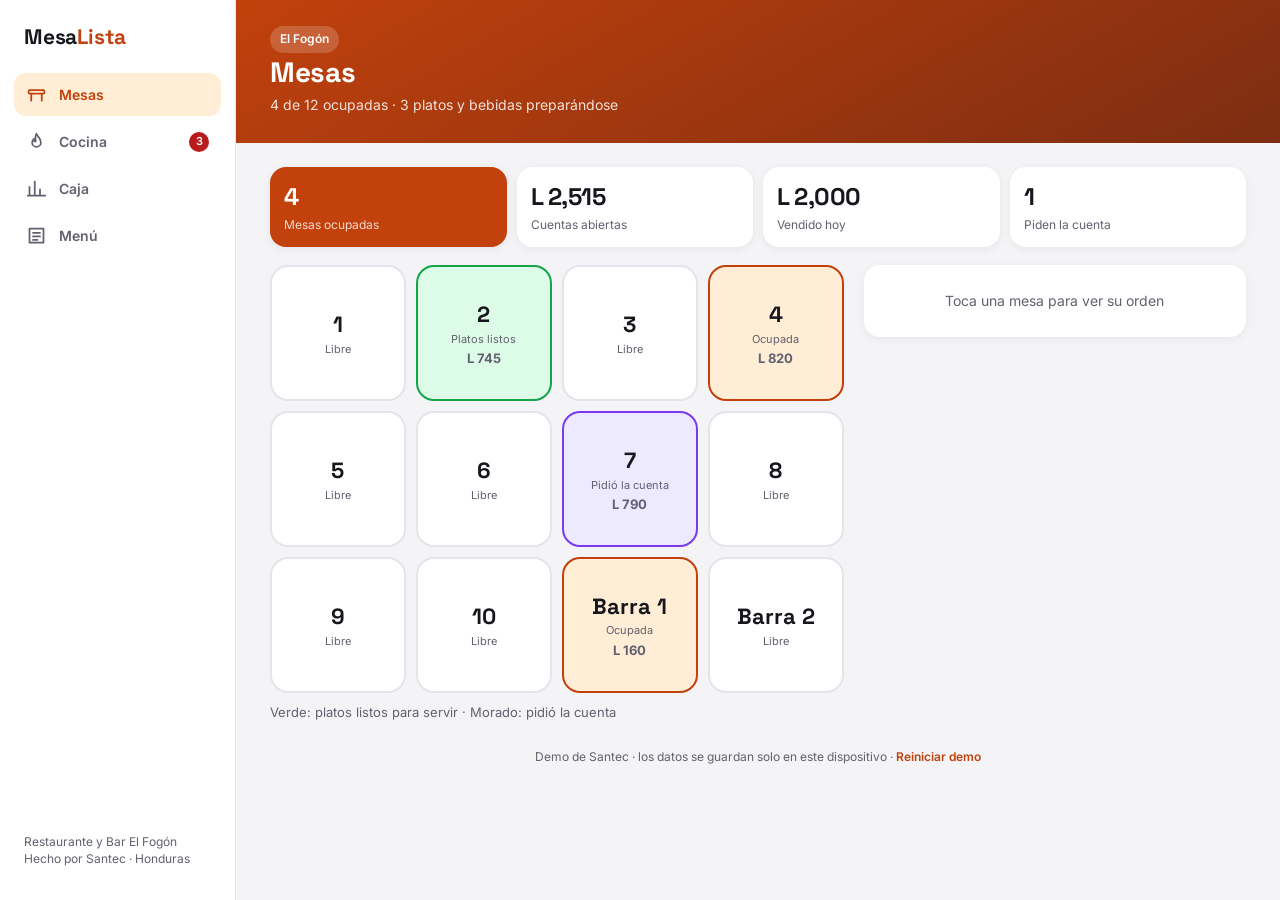
<file: apps/mesalista/index.html>
<!doctype html>
<html lang="es">
<head>
<link rel="apple-touch-icon" href="icon-192.png">
<meta charset="utf-8">
<meta name="viewport" content="width=device-width, initial-scale=1, viewport-fit=cover">
<meta name="theme-color" content="#C2410C">
<title>MesaLista — Bares y restaurantes</title>
<link rel="manifest" href="manifest.json">
<link rel="preconnect" href="https://fonts.googleapis.com"><link rel="preconnect" href="https://fonts.gstatic.com" crossorigin>
<link href="https://fonts.googleapis.com/css2?family=Inter:wght@400;500;600;700&family=Space+Grotesk:wght@600;700&display=swap" rel="stylesheet">
<link rel="stylesheet" href="../_kit/kit.css">
<style>
:root{--brand:#C2410C;--brand2:#FDBA74;--brand-s:#FFEDD5;--brand-ink:#fff;--hero:linear-gradient(150deg,#C2410C,#7C2D12)}
.piso{display:grid;grid-template-columns:repeat(3,1fr);gap:10px}
.mesa{aspect-ratio:1;border-radius:18px;border:2px solid var(--line);background:#fff;display:flex;flex-direction:column;align-items:center;justify-content:center;gap:2px;cursor:pointer;
  transition:transform .2s var(--ease),border-color .2s;padding:6px;text-align:center}
.mesa:active{transform:scale(.96)}
.mesa b{font-family:"Space Grotesk",sans-serif;font-size:22px}
.mesa small{font-size:11px;color:var(--soft)}
.mesa.oc{border-color:var(--brand);background:var(--brand-s)}
.mesa.ok{border-color:#16A34A;background:var(--ok-s)}
.mesa.cu{border-color:#7C3AED;background:#EDE9FE}
.mesa.sel{box-shadow:0 0 0 3px var(--ink)}
.mesa.barra{aspect-ratio:auto;padding:14px 6px}
.item{display:grid;grid-template-columns:1fr auto;gap:4px 10px;padding:10px 0;border-bottom:1px solid var(--line)}
.item:last-child{border-bottom:0}
.menu-grid{display:grid;grid-template-columns:1fr 1fr;gap:8px}
.menu-b{background:#fff;border:1.5px solid var(--line);border-radius:12px;padding:10px;text-align:left;cursor:pointer}
.menu-b:disabled{opacity:.4;text-decoration:line-through;cursor:not-allowed}
.menu-b b{display:block;font-size:13px}.menu-b small{color:var(--soft);font-size:12px}
.kds{display:grid;gap:12px}
.coma h4{display:flex;justify-content:space-between;font-size:15px;margin-bottom:6px}
@media (min-width:900px){.piso{grid-template-columns:repeat(4,1fr)}.kds{grid-template-columns:1fr 1fr;align-items:start}.menu-grid{grid-template-columns:repeat(3,1fr)}}
@media (max-width:899px){.con-mesa .piso-wrap{display:none}.sin-mesa .panel{display:none}.kcol.hide{display:none}}
</style>
</head>
<body>
<script src="../_kit/kit.js"></script>
<script>
/* ======================= DATOS ======================= */
const MENU = [
  { id: "a1", cat: "Entradas", n: "Anafre de frijoles", p: 160, est: "Cocina" }, { id: "a2", cat: "Entradas", n: "Tajadas con carne", p: 140, est: "Cocina" },
  { id: "a3", cat: "Entradas", n: "Ceviche de camarón", p: 220, est: "Cocina" },
  { id: "f1", cat: "Platos", n: "Plato típico", p: 210, est: "Cocina" }, { id: "f2", cat: "Platos", n: "Pinchos de res", p: 260, est: "Cocina" },
  { id: "f3", cat: "Platos", n: "Pescado frito", p: 320, est: "Cocina" }, { id: "f4", cat: "Platos", n: "Hamburguesa de la casa", p: 190, est: "Cocina" },
  { id: "b1", cat: "Bebidas", n: "Refresco natural", p: 45, est: "Barra" }, { id: "b2", cat: "Bebidas", n: "Agua", p: 30, est: "Barra" },
  { id: "c1", cat: "Cervezas", n: "Cerveza nacional", p: 55, est: "Barra" }, { id: "c2", cat: "Cervezas", n: "Cerveza importada", p: 80, est: "Barra" },
  { id: "k1", cat: "Cócteles", n: "Margarita", p: 140, est: "Barra" }, { id: "k2", cat: "Cócteles", n: "Mojito", p: 130, est: "Barra" },
  { id: "p1", cat: "Postres", n: "Pastel tres leches", p: 90, est: "Cocina" },
];
const MESEROS = ["Luis", "Carla"];
const ISV = 0.15, PROPINA = 0.10;
const METODOS = ["Efectivo", "Tarjeta", "Transferencia"];
const EST_ITEM = { nuevo: ["Sin enviar", "c-warn"], enviado: ["Preparando", "c-info"], listo: ["Listo para servir", "c-ok"], servido: ["Servido", ""] };
const S = () => SANTEC.S;
const prod = (id) => S().menu.find((m) => m.id === id);
const ahoraM = () => { const d = new Date(); return d.getHours() * 60 + d.getMinutes(); };

function semilla() {
  const t = ahoraM(), it = (pid, cant, estado, hace, nota = "") => ({ uid: Math.random().toString(36).slice(2, 9), pid, cant, estado, envio: estado === "nuevo" ? null : t - hace, nota });
  const mesas = {};
  ["1", "2", "3", "4", "5", "6", "7", "8", "9", "10", "Barra 1", "Barra 2"].forEach((m) => (mesas[m] = { items: [], mesero: "Luis", abre: null, cuenta: false }));
  Object.assign(mesas["2"], { mesero: "Carla", abre: t - 40, items: [it("a1", 1, "servido", 35), it("f1", 2, "listo", 22), it("c1", 3, "servido", 35)] });
  Object.assign(mesas["4"], { mesero: "Luis", abre: t - 15, items: [it("a3", 1, "enviado", 8, "sin cebolla"), it("k1", 2, "enviado", 8), it("f3", 1, "enviado", 6)] });
  Object.assign(mesas["7"], { mesero: "Carla", abre: t - 70, cuenta: true, items: [it("f2", 2, "servido", 60), it("b1", 2, "servido", 65), it("p1", 2, "servido", 20)] });
  Object.assign(mesas["Barra 1"], { mesero: "Luis", abre: t - 5, items: [it("c2", 2, "nuevo", 0)] });
  return {
    menu: MENU.map((m) => ({ ...m, agotado: false })), mesas, cat: "Entradas", estM: "Cocina",
    ventas: [
      { mesa: "5", hora: "12:40", mesero: "Luis", sub: 690, prop: 69, met: "Tarjeta", items: [["f1", 2], ["b1", 2], ["p1", 1]] },
      { mesa: "1", hora: "13:15", mesero: "Carla", sub: 920, prop: 92, met: "Efectivo", items: [["f2", 2], ["c1", 4], ["a2", 1]] },
      { mesa: "Barra 2", hora: "14:05", mesero: "Luis", sub: 390, prop: 0, met: "Transferencia", items: [["k2", 3]] },
    ],
  };
}

/* ======================= LÓGICA ======================= */
const sub = (m) => m.items.reduce((a, i) => a + prod(i.pid).p * i.cant, 0);
function estadoMesa(m) {
  if (!m.items.length) return ["", "Libre"];
  if (m.cuenta) return ["cu", "Pidió la cuenta"];
  if (m.items.some((i) => i.estado === "listo")) return ["ok", "Platos listos"];
  return ["oc", "Ocupada"];
}
const pendientesCocina = () => Object.entries(S().mesas).reduce((a, [, m]) => a + m.items.filter((i) => i.estado === "enviado").length, 0);

/* ======================= VISTAS ======================= */
let pedirCat = null;
function panelMesa(id) {
  const m = S().mesas[id]; if (!m) return "";
  const cats = [...new Set(S().menu.map((x) => x.cat))], cat = pedirCat || cats[0];
  const nuevos = m.items.filter((i) => i.estado === "nuevo");
  return `<div class="card form"><div class="row"><h2 class="f-d" style="font-size:20px">${/^\d/.test(id) ? "Mesa " + id : id}</h2>
      <select class="in" style="width:auto;padding:7px 10px" aria-label="Mesero" onchange="S().mesas['${id}'].mesero=this.value;SANTEC.save()">${MESEROS.map((x) => `<option ${m.mesero === x ? "selected" : ""}>${x}</option>`).join("")}</select></div>
    ${m.abre != null ? `<div class="muted">Abierta hace ${Math.max(0, ahoraM() - m.abre)} min · ${estadoMesa(m)[1]}</div>` : `<div class="muted">Mesa libre: agrega productos para abrirla.</div>`}
    <div>${m.items.map((i) => { const p = prod(i.pid), e = EST_ITEM[i.estado];
      return `<div class="item"><div><b>${i.cant} × ${esc(p.n)}</b>${i.nota ? `<div class="muted">Nota: ${esc(i.nota)}</div>` : ""}<div style="margin-top:4px"><span class="chip ${e[1]}">${e[0]}</span> <span class="muted">${p.est}</span></div></div>
        <div style="text-align:right"><b>${L(p.p * i.cant)}</b><div style="margin-top:6px">${i.estado === "nuevo" ? `<span class="qty"><button onclick="cant('${id}','${i.uid}',-1)" aria-label="Quitar uno">−</button><button onclick="cant('${id}','${i.uid}',1)" aria-label="Agregar uno">+</button></span>`
          : i.estado === "listo" ? `<button class="btn g" style="padding:6px 10px;font-size:13px" onclick="servir('${id}','${i.uid}')">Servir</button>` : ""}</div></div></div>`; }).join("") || ""}</div>
    ${m.items.length ? `<div class="row"><span class="muted">Subtotal</span><b>${L(sub(m))}</b></div>` : ""}
    ${nuevos.length ? `<button class="btn p" onclick="enviar('${id}')">Enviar a cocina y barra (${nuevos.reduce((a, i) => a + i.cant, 0)})</button>` : ""}
    <div class="sec-h"><h2>Agregar</h2></div>
    <div class="seg">${cats.map((c) => `<button class="${c === cat ? "on" : ""}" onclick="pedirCat='${c}';SANTEC.render()">${c}</button>`).join("")}</div>
    <div class="menu-grid">${S().menu.filter((x) => x.cat === cat).map((x) => `<button class="menu-b" ${x.agotado ? "disabled" : ""} onclick="agregar('${id}','${x.id}')"><b>${esc(x.n)}</b><small>${x.agotado ? "Agotado" : L(x.p)}</small></button>`).join("")}</div>
    ${m.items.length ? `<div class="btns"><button class="btn g" onclick="cuenta('${id}')">Cuenta y cobro</button><button class="btn g" onclick="S().mesas['${id}'].cuenta=!S().mesas['${id}'].cuenta;SANTEC.save();SANTEC.render()">${m.cuenta ? "Quitar «pidió cuenta»" : "Pidió la cuenta"}</button></div>` : ""}</div>`;
}
const vistas = {
  mesas(id) {
    const ms = Object.entries(S().mesas), oc = ms.filter(([, m]) => m.items.length);
    const abierto = oc.reduce((a, [, m]) => a + sub(m), 0), vendido = S().ventas.reduce((a, v) => a + v.sub, 0);
    return SANTEC.hero("Mesas", `${oc.length} de ${ms.length} ocupadas · ${pendientesCocina()} platos y bebidas preparándose`) + `<main class="${id ? "con-mesa" : "sin-mesa"}">
      <div class="stats only-d"><div class="stat hi"><b>${oc.length}</b><small>Mesas ocupadas</small></div><div class="stat"><b>${L(abierto)}</b><small>Cuentas abiertas</small></div>
        <div class="stat"><b>${L(vendido)}</b><small>Vendido hoy</small></div><div class="stat"><b>${ms.filter(([, m]) => m.cuenta).length}</b><small>Piden la cuenta</small></div></div>
      ${id ? `<button class="btn g only-m" onclick="SANTEC.go('#mesas')">← Todas las mesas</button>` : ""}
      <div class="split"><div class="piso-wrap"><div class="piso">${ms.map(([k, m]) => { const e = estadoMesa(m);
        return `<button class="mesa ${e[0]} ${k.startsWith("Barra") ? "barra" : ""} ${k === id ? "sel" : ""}" onclick="SANTEC.go('#mesas/${encodeURIComponent(k)}')"><b>${k.startsWith("Barra") ? k : k}</b><small>${e[1]}</small>${m.items.length ? `<small><b style="font-size:13px;font-family:Inter">${L(sub(m))}</b></small>` : ""}</button>`; }).join("")}</div>
        <div class="muted" style="margin-top:10px">Verde: platos listos para servir · Morado: pidió la cuenta</div></div>
      <div class="panel sticky">${id ? panelMesa(decodeURIComponent(id)) : `<div class="card empty only-d">Toca una mesa para ver su orden</div>`}</div></div></main>`;
  },
  cocina() {
    const comandas = (est) => Object.entries(S().mesas).map(([k, m]) => ({ k, m, l: m.items.filter((i) => i.estado === "enviado" && prod(i.pid).est === est) })).filter((x) => x.l.length)
      .sort((a, b) => Math.min(...a.l.map((i) => i.envio)) - Math.min(...b.l.map((i) => i.envio)));
    const col = (est) => { const cs = comandas(est);
      return `<div class="kcol ${S().estM !== est ? "hide" : ""}"><div class="sec-h" style="margin-bottom:8px"><h2>${est}</h2><span class="chip">${cs.reduce((a, c) => a + c.l.length, 0)} pendientes</span></div><div class="list">
        ${cs.map(({ k, m, l }) => { const espera = ahoraM() - Math.min(...l.map((i) => i.envio));
          return `<div class="card coma"><h4><span>${/^\d/.test(k) ? "Mesa " + k : k} · ${m.mesero}</span><span class="chip ${espera > 15 ? "c-bad" : "c-info"}">${espera} min</span></h4>
          ${l.map((i) => `<div class="row" style="padding:6px 0;border-top:1px solid var(--line)"><div><b>${i.cant} × ${esc(prod(i.pid).n)}</b>${i.nota ? `<div class="muted">⚠ ${esc(i.nota)}</div>` : ""}</div><button class="btn g" style="width:auto;padding:7px 12px;font-size:13px" onclick="listo('${k}','${i.uid}')">Listo</button></div>`).join("")}
          ${l.length > 1 ? `<button class="btn p" style="margin-top:8px;padding:10px" onclick="todoListo('${k}','${est}')">Todo listo</button>` : ""}</div>`; }).join("") || `<div class="card empty">Nada pendiente 👌</div>`}</div></div>`; };
    return SANTEC.hero("Cocina y barra", "Las comandas llegan aquí apenas el mesero las envía") + `<main>
      <div class="seg only-m">${["Cocina", "Barra"].map((e) => `<button class="${S().estM === e ? "on" : ""}" onclick="S().estM='${e}';SANTEC.save();SANTEC.render()">${e}</button>`).join("")}</div>
      <div class="kds">${col("Cocina")}${col("Barra")}</div></main>`;
  },
  caja() {
    const v = S().ventas, subt = v.reduce((a, x) => a + x.sub, 0), isv = subt * ISV, prop = v.reduce((a, x) => a + x.prop, 0);
    const top = {}; v.forEach((x) => x.items.forEach(([p, c]) => (top[p] = (top[p] || 0) + c)));
    const mx = Math.max(1, ...Object.values(top));
    return SANTEC.hero("Caja de hoy", `${v.length} cuentas cobradas`) + `<main>
      <div class="stats"><div class="stat hi"><b>${L(subt + isv)}</b><small>Ventas con ISV</small></div><div class="stat"><b>${L(isv)}</b><small>ISV 15 %</small></div>
        <div class="stat"><b>${L(prop)}</b><small>Propinas</small></div><div class="stat"><b>${v.length ? L((subt + isv) / v.length) : "—"}</b><small>Cuenta promedio</small></div></div>
      <div class="split"><div class="card"><h2 class="f-d" style="font-size:16px;margin-bottom:6px">Cuentas cobradas</h2><table class="t"><tr><th>Hora</th><th>Mesa</th><th>Mesero</th><th class="n">Total</th></tr>
        ${v.slice().reverse().map((x) => `<tr><td>${x.hora}</td><td>${esc(x.mesa)}</td><td>${x.mesero}<div class="muted">${x.met}</div></td><td class="n">${L(x.sub * (1 + ISV) + x.prop)}</td></tr>`).join("")}</table></div>
      <div class="form"><div class="card"><h2 class="f-d" style="font-size:16px;margin-bottom:6px">Por mesero</h2><table class="t">${MESEROS.map((m) => { const l = v.filter((x) => x.mesero === m);
        return `<tr><td>${m}<div class="muted">${l.length} cuentas · propinas ${L(l.reduce((a, x) => a + x.prop, 0))}</div></td><td class="n">${L(l.reduce((a, x) => a + x.sub, 0))}</td></tr>`; }).join("")}</table></div>
      <div class="card"><h2 class="f-d" style="font-size:16px;margin-bottom:8px">Lo más vendido</h2>${Object.entries(top).sort((a, b) => b[1] - a[1]).slice(0, 5).map(([p, c]) => `<div style="margin-bottom:8px"><div class="row"><span>${esc(prod(p).n)}</span><b>${c}</b></div><div class="bar"><i style="width:${c / mx * 100}%"></i></div></div>`).join("")}</div>
      <button class="btn p" onclick="SANTEC.toast('Cierre de caja enviado al dueño por WhatsApp')">Cerrar caja del día</button></div></div></main>`;
  },
  menu() {
    const cats = [...new Set(S().menu.map((x) => x.cat))];
    return SANTEC.hero("Menú", "Marca lo agotado y desaparece de los pedidos") + `<main><div class="list cols">${cats.map((c) => `<div class="card"><h2 class="f-d" style="font-size:16px;margin-bottom:4px">${c}</h2><table class="t">
      ${S().menu.filter((x) => x.cat === c).map((x) => `<tr><td>${esc(x.n)}<div class="muted">${x.est}</div></td><td class="n">${L(x.p)}</td><td class="n"><button class="chip ${x.agotado ? "c-bad" : "c-ok"}" style="border:0;cursor:pointer" onclick="agotar('${x.id}')">${x.agotado ? "Agotado" : "Disponible"}</button></td></tr>`).join("")}</table></div>`).join("")}</div></main>`;
  },
};

/* ======================= ACCIONES ======================= */
function agregar(id, pid) {
  const m = S().mesas[id], ya = m.items.find((i) => i.pid === pid && i.estado === "nuevo");
  if (ya) ya.cant++; else m.items.push({ uid: Math.random().toString(36).slice(2, 9), pid, cant: 1, estado: "nuevo", envio: null, nota: "" });
  if (m.abre == null) m.abre = ahoraM();
  SANTEC.save(); SANTEC.render();
}
function cant(id, uid, d) { const m = S().mesas[id], i = m.items.find((x) => x.uid === uid); i.cant += d; if (i.cant <= 0) m.items = m.items.filter((x) => x !== i); if (!m.items.length) { m.abre = null; m.cuenta = false; } SANTEC.save(); SANTEC.render(); }
function enviar(id) {
  const m = S().mesas[id], n = m.items.filter((i) => i.estado === "nuevo");
  n.forEach((i) => { i.estado = "enviado"; i.envio = ahoraM(); });
  const c = n.filter((i) => prod(i.pid).est === "Cocina").reduce((t, i) => t + i.cant, 0), b = n.reduce((t, i) => t + i.cant, 0) - c;
  SANTEC.save(); SANTEC.render(); SANTEC.toast(`Comanda enviada${c ? ` · ${c} a cocina` : ""}${b ? ` · ${b} a barra` : ""}`);
}
function listo(k, uid) { const i = S().mesas[k].items.find((x) => x.uid === uid); i.estado = "listo"; SANTEC.save(); SANTEC.render(); SANTEC.toast(`${/^\d/.test(k) ? "Mesa " + k : k}: ${prod(i.pid).n} listo para servir`); }
function todoListo(k, est) { S().mesas[k].items.forEach((i) => { if (i.estado === "enviado" && prod(i.pid).est === est) i.estado = "listo"; }); SANTEC.save(); SANTEC.render(); SANTEC.toast(`${/^\d/.test(k) ? "Mesa " + k : k}: todo listo para servir`); }
function servir(id, uid) { S().mesas[id].items.find((x) => x.uid === uid).estado = "servido"; SANTEC.save(); SANTEC.render(); }
function agotar(pid) { const p = prod(pid); p.agotado = !p.agotado; SANTEC.save(); SANTEC.render(); SANTEC.toast(`${p.n}: ${p.agotado ? "agotado" : "disponible"}`); }
let partes = 1, conPropina = true;
function cuenta(id) {
  const m = S().mesas[id], s = sub(m), isv = s * ISV, prop = conPropina ? s * PROPINA : 0, tot = s + isv + prop;
  const sinServir = m.items.filter((i) => i.estado !== "servido").reduce((a, i) => a + i.cant, 0);
  SANTEC.sheet(`<h3>Cuenta · ${/^\d/.test(id) ? "Mesa " + id : id}</h3><div class="form">
    ${sinServir ? `<div class="card" style="background:var(--warn-s);color:var(--warn)">Hay ${sinServir} producto${sinServir === 1 ? "" : "s"} sin servir o sin enviar. Revísalo antes de cobrar.</div>` : ""}
    <div class="card"><table class="t">${m.items.map((i) => `<tr><td>${i.cant} × ${esc(prod(i.pid).n)}</td><td class="n">${L(prod(i.pid).p * i.cant)}</td></tr>`).join("")}
      <tr><td>Subtotal</td><td class="n">${L(s)}</td></tr><tr><td>ISV 15 %</td><td class="n">${L(isv)}</td></tr>
      <tr><td><label style="display:flex;gap:8px;align-items:center"><input type="checkbox" ${conPropina ? "checked" : ""} onchange="conPropina=this.checked;cuenta('${id}')"> Propina sugerida 10 %</label></td><td class="n">${L(prop)}</td></tr>
      <tr class="tot"><td>Total</td><td class="n">${L(tot)}</td></tr></table></div>
    <div class="row"><span style="font-weight:600">Dividir entre</span><span class="qty"><button onclick="partes=Math.max(1,partes-1);cuenta('${id}')" aria-label="Menos personas">−</button><b>${partes}</b><button onclick="partes=Math.min(20,partes+1);cuenta('${id}')" aria-label="Más personas">+</button></span></div>
    ${partes > 1 ? `<div class="card" style="background:var(--brand-s)"><b>${L(tot / partes)}</b> por persona (${partes} personas)</div>` : ""}
    <div class="muted" style="font-weight:600">Cobrar con:</div><div class="btns" style="grid-template-columns:repeat(3,1fr)">${METODOS.map((x) => `<button class="btn g" onclick="cobrar('${id}','${x}')">${x}</button>`).join("")}</div>
    <button class="btn w" onclick="SANTEC.toast('Cuenta enviada por WhatsApp al cliente')">Enviar cuenta por WhatsApp</button></div>`);
}
function cobrar(id, met) {
  const m = S().mesas[id], s = sub(m), prop = conPropina ? Math.round(s * PROPINA) : 0;
  S().ventas.push({ mesa: id, hora: ahora(), mesero: m.mesero, sub: s, prop, met, items: m.items.map((i) => [i.pid, i.cant]) });
  S().mesas[id] = { items: [], mesero: m.mesero, abre: null, cuenta: false };
  partes = 1; conPropina = true; SANTEC.save(); SANTEC.cerrar(); SANTEC.go("#mesas");
  SANTEC.toast(`${/^\d/.test(id) ? "Mesa " + id : id} cobrada: ${L(s * (1 + ISV) + prop)} en ${met.toLowerCase()} · mesa libre`);
}

SantecApp({
  id: "mesalista", titulo: "MesaLista — Bares y restaurantes", nombre: "Mesa<span>Lista</span>", negocio: "Restaurante y Bar El Fogón", pill: "El Fogón",
  tabs: [["mesas", "Mesas", "table"], ["cocina", "Cocina", "fire"], ["caja", "Caja", "chart"], ["menu", "Menú", "menu"]],
  badges: { cocina: () => pendientesCocina() },
  vistas, semilla,
});
setInterval(() => { if (/^#?(cocina)?$/.test(location.hash.replace("#", "")) || location.hash.startsWith("#cocina")) { if (!document.body.classList.contains("sheet-open")) SANTEC.render(); } }, 30000);
</script>
</body>
</html>
</file>
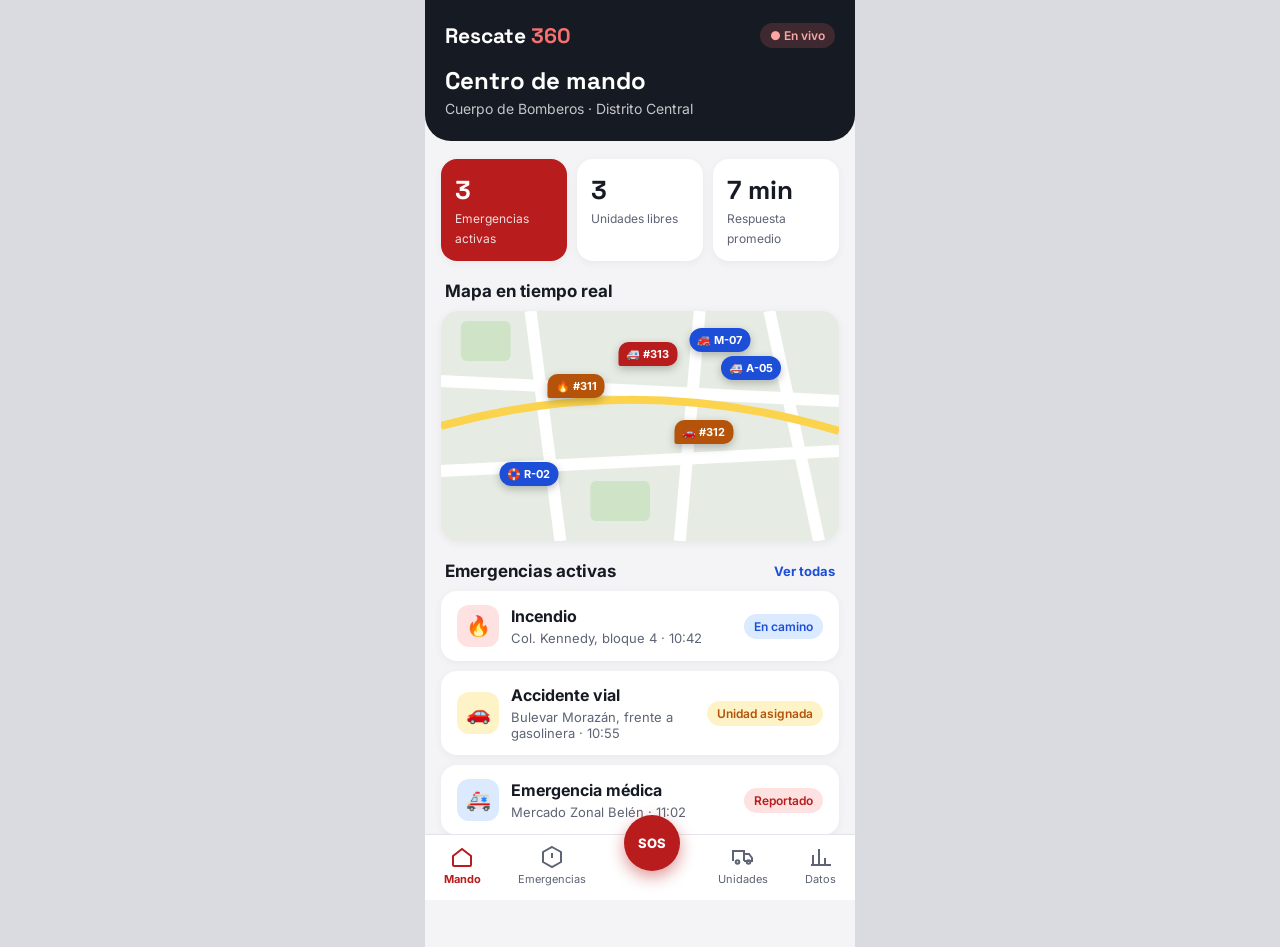
<file: apps/rescate360/index.html>
<!doctype html>
<html lang="es">
<head>
<meta charset="utf-8">
<meta name="viewport" content="width=device-width, initial-scale=1">
<title>Rescate 360 — Emergencias</title>
<link href="https://fonts.googleapis.com/css2?family=Inter:wght@400;500;600;700&family=Space+Grotesk:wght@600;700&display=swap" rel="stylesheet">
<style>
:root{--brand:#B91C1C;--dark:#161A23;--bg:#F4F4F6;--card:#fff;--ink:#161A23;--soft:#5E6475;--line:#E4E5EA;--ok:#15803D;--warn:#B45309;--info:#1D4ED8}
*{box-sizing:border-box;margin:0;padding:0}
body{font-family:Inter,Arial,sans-serif;background:#D9DBE1;color:var(--ink);display:flex;justify-content:center;min-height:100vh}
.app{width:100%;max-width:430px;min-height:100vh;background:var(--bg);padding-bottom:84px}
header{background:var(--dark);color:#fff;padding:22px 20px 24px;border-radius:0 0 26px 26px}
.top{display:flex;justify-content:space-between;align-items:center}
.logo{font-family:'Space Grotesk',sans-serif;font-weight:700;font-size:21px}.logo span{color:#F87171}
.live{font-size:12px;font-weight:600;background:rgba(248,113,113,.18);color:#FCA5A5;padding:5px 10px;border-radius:999px}
.live:before{content:"● "}
header h1{font-size:24px;margin-top:16px;font-family:'Space Grotesk',sans-serif}header p{opacity:.75;font-size:14px;margin-top:4px}
.back{background:none;border:none;color:#fff;font:inherit;font-size:14px;cursor:pointer}
main{padding:18px 16px}
.grid{display:grid;grid-template-columns:repeat(3,1fr);gap:10px}
.stat{background:var(--card);border-radius:16px;padding:14px;box-shadow:0 2px 10px rgba(0,0,0,.05)}
.stat b{font-family:'Space Grotesk',sans-serif;font-size:26px;display:block}.stat small{font-size:12px;color:var(--soft)}
.stat.red{background:var(--brand);color:#fff}.stat.red small{color:#fff;opacity:.85}
h2{font-size:17px;margin:20px 4px 10px;display:flex;justify-content:space-between;align-items:center}
h2 a{font-size:13px;color:var(--info);cursor:pointer}
.map{border-radius:18px;overflow:hidden;box-shadow:0 2px 10px rgba(0,0,0,.06);background:#E8EDE6;position:relative;height:230px}
.map svg{width:100%;height:100%;display:block}
.pin{position:absolute;transform:translate(-50%,-100%);font-size:11px;font-weight:700;color:#fff;padding:5px 8px;border-radius:10px 10px 10px 2px;cursor:pointer;white-space:nowrap;box-shadow:0 3px 8px rgba(0,0,0,.25)}
.pin.u{background:var(--info);border-radius:999px}
.card{background:var(--card);border-radius:16px;padding:14px 16px;margin-bottom:10px;box-shadow:0 2px 10px rgba(0,0,0,.05);cursor:pointer}
.row{display:flex;justify-content:space-between;align-items:center;gap:10px}
.muted{color:var(--soft);font-size:13px;margin-top:4px}
.chip{font-size:12px;font-weight:600;padding:5px 10px;border-radius:999px;white-space:nowrap}
.c0{background:#FEE2E2;color:var(--brand)}.c1{background:#FEF3C7;color:var(--warn)}.c2{background:#DBEAFE;color:var(--info)}.c3{background:#E0E7FF;color:#4338CA}.c4{background:#DCFCE7;color:var(--ok)}
.ok{background:#DCFCE7;color:var(--ok)}.busy{background:#FEF3C7;color:var(--warn)}.off{background:#EEE;color:#666}
.type{display:flex;gap:12px;align-items:center}.type .ic{width:42px;height:42px;border-radius:12px;display:grid;place-items:center;font-size:20px;flex:none}
nav{position:fixed;bottom:0;width:100%;max-width:430px;background:#fff;border-top:1px solid var(--line);display:flex;justify-content:space-around;padding:10px 0 14px}
nav button{background:none;border:none;font:inherit;font-size:11px;color:var(--soft);display:flex;flex-direction:column;align-items:center;gap:3px;cursor:pointer}
nav button.on{color:var(--brand);font-weight:700}nav svg{width:24px;height:24px}
.fab{width:56px;height:56px;border-radius:50%;background:var(--brand);color:#fff!important;margin-top:-30px;box-shadow:0 6px 16px rgba(185,28,28,.45);justify-content:center;font-weight:800!important;font-size:13px!important}
.sos{width:220px;height:220px;border-radius:50%;margin:10px auto 6px;background:radial-gradient(circle,#EF4444,#B91C1C);color:#fff;display:grid;place-items:center;font-family:'Space Grotesk',sans-serif;font-size:44px;font-weight:700;box-shadow:0 0 0 16px rgba(239,68,68,.15),0 0 0 34px rgba(239,68,68,.08);border:none;cursor:pointer}
.sos small{display:block;font-size:14px;font-family:Inter,sans-serif;font-weight:500;opacity:.9}
.types{display:grid;grid-template-columns:1fr 1fr;gap:10px;margin-top:22px}
.types button{background:#fff;border:2px solid var(--line);border-radius:14px;padding:14px 10px;font:inherit;font-weight:600;cursor:pointer;display:flex;gap:8px;align-items:center}
.types button.sel{border-color:var(--brand);background:#FEF2F2;color:var(--brand)}
.loc{background:#fff;border-radius:14px;padding:12px 14px;margin-top:14px;font-size:14px;display:flex;gap:10px;align-items:center}
.btn{display:block;width:100%;border:none;border-radius:14px;padding:15px;font:inherit;font-weight:700;font-size:15px;cursor:pointer;margin-top:14px}
.btn.r{background:var(--brand);color:#fff}.btn.d{background:var(--dark);color:#fff}.btn.g{background:#fff;color:var(--ink);border:1.5px solid var(--line)}
.steps{display:flex;gap:6px;margin:4px 0 14px}.steps div{flex:1;text-align:center;font-size:10.5px;color:var(--soft)}
.steps i{display:block;height:6px;border-radius:6px;background:var(--line);margin-bottom:6px}.steps .on i{background:var(--brand)}.steps .on{color:var(--ink);font-weight:600}
.log{border-left:3px solid var(--line);margin-left:6px;padding-left:14px}.log p{font-size:13px;margin-bottom:10px}.log b{font-size:12px;color:var(--soft);display:block}
.barrow{display:flex;align-items:center;gap:10px;margin:10px 0;font-size:13px}.barrow span{width:110px}.barrow div{flex:1;background:var(--line);height:12px;border-radius:6px;overflow:hidden}.barrow i{display:block;height:100%;background:var(--brand)}
.toast{position:fixed;bottom:100px;left:50%;transform:translateX(-50%);background:var(--dark);color:#fff;padding:12px 18px;border-radius:12px;font-size:14px;opacity:0;transition:.3s;pointer-events:none;width:max-content;max-width:90%}.toast.on{opacity:1}
.shot .app,.shot nav{max-width:none}
</style>
</head>
<body>
<div class="app"><div id="view"></div><nav id="nav"></nav><div class="toast" id="toast"></div></div>
<script>
if(location.search.includes("shot"))document.documentElement.classList.add("shot");
const EST=["Reportado","Unidad asignada","En camino","En escena","Cerrado"];
const TIPOS={Incendio:["🔥","#FEE2E2"],"Accidente vial":["🚗","#FEF3C7"],"Emergencia médica":["🚑","#DBEAFE"],Rescate:["🪢","#E0E7FF"]};
const ICON={home:'<svg viewBox="0 0 24 24" fill="none" stroke="currentColor" stroke-width="2"><path d="M3 11l9-7 9 7v9a1 1 0 0 1-1 1H4a1 1 0 0 1-1-1z"/></svg>',
list:'<svg viewBox="0 0 24 24" fill="none" stroke="currentColor" stroke-width="2"><path d="M12 2l9 5v10l-9 5-9-5V7z"/><path d="M12 8v5M12 16h.01"/></svg>',
truck:'<svg viewBox="0 0 24 24" fill="none" stroke="currentColor" stroke-width="2"><path d="M2 16V6h11v10M13 9h5l3 4v3h-8"/><circle cx="6.5" cy="17" r="1.8"/><circle cx="17.5" cy="17" r="1.8"/></svg>',
chart:'<svg viewBox="0 0 24 24" fill="none" stroke="currentColor" stroke-width="2"><path d="M4 20V10M10 20V4M16 20v-7M22 20H2"/></svg>'};
const seed={inc:[
{id:311,tipo:"Incendio",lugar:"Col. Kennedy, bloque 4",hora:"10:42",estado:2,unidad:"M-12",x:34,y:38,log:[["10:42","Reporte ciudadano con foto y ubicación GPS"],["10:43","Unidad M-12 asignada por despacho"],["10:44","M-12 en camino · llegada estimada 6 min"]]},
{id:312,tipo:"Accidente vial",lugar:"Bulevar Morazán, frente a gasolinera",hora:"10:55",estado:1,unidad:"A-03",x:66,y:58,log:[["10:55","Reporte recibido por llamada"],["10:56","Ambulancia A-03 asignada"]]},
{id:313,tipo:"Emergencia médica",lugar:"Mercado Zonal Belén",hora:"11:02",estado:0,unidad:null,x:52,y:24,log:[["11:02","Reporte desde la app ciudadana"]]}],
uni:[["M-12","Motobomba","Estación Central","busy"],["A-03","Ambulancia","Estación Central","busy"],["M-07","Motobomba","Estación Norte","ok"],["R-02","Unidad de rescate","Estación Sur","ok"],["A-05","Ambulancia","Estación Norte","ok"],["M-15","Cisterna","Estación Sur","off"]],next:314,tipo:"Incendio"};
let S;try{S=JSON.parse(localStorage.getItem("r3602"))}catch(e){}if(!S)S=JSON.parse(JSON.stringify(seed));
const save=()=>{try{localStorage.setItem("r3602",JSON.stringify(S))}catch(e){}};
const $=id=>document.getElementById(id);const go=h=>location.hash=h;
function toast(t){$("toast").textContent=t;$("toast").classList.add("on");setTimeout(()=>$("toast").classList.remove("on"),2400)}
function head(t,s,back){return `<header><div class="top">${back?`<button class="back" onclick="history.back()">← Atrás</button>`:`<div class="logo">Rescate <span>360</span></div>`}<span class="live">En vivo</span></div><h1>${t}</h1>${s?`<p>${s}</p>`:""}</header>`}
function map(){return `<div class="map"><svg viewBox="0 0 400 230" preserveAspectRatio="none"><rect width="400" height="230" fill="#E6ECE3"/><path d="M0 70 L400 90 M0 160 L400 140 M90 0 L120 230 M260 0 L240 230 M330 0 L380 230" stroke="#fff" stroke-width="12"/><path d="M0 115 Q200 60 400 120" stroke="#FCD34D" stroke-width="8" fill="none"/><rect x="150" y="170" width="60" height="40" rx="6" fill="#CFE3C7"/><rect x="20" y="10" width="50" height="40" rx="6" fill="#CFE3C7"/></svg>
${S.inc.filter(i=>i.estado<4).map(i=>`<div class="pin" style="left:${i.x}%;top:${i.y}%;background:${i.estado==0?"#B91C1C":i.estado<3?"#B45309":"#4338CA"}" onclick="go('#incidente/${i.id}')">${TIPOS[i.tipo][0]} #${i.id}</div>`).join("")}
${S.uni.filter(u=>u[3]=="ok").map((u,k)=>{const p=POS[u[2]];return `<div class="pin u" style="left:${p[0]+k*4}%;top:${p[1]+k*6}%">${ICONO(u[1])} ${u[0]}</div>`}).join("")}</div>`}
function inc(i){return `<div class="card" onclick="go('#incidente/${i.id}')"><div class="row"><div class="type"><div class="ic" style="background:${TIPOS[i.tipo][1]}">${TIPOS[i.tipo][0]}</div><div><b>${i.tipo}</b><div class="muted">${i.lugar} · ${i.hora}</div></div></div><span class="chip c${i.estado}">${EST[i.estado]}</span></div></div>`}
const V={
inicio(){const a=S.inc.filter(i=>i.estado<4);return head("Centro de mando","Cuerpo de Bomberos · Distrito Central")+`<main><div class="grid">
<div class="stat red"><b>${a.length}</b><small>Emergencias activas</small></div><div class="stat"><b>${S.uni.filter(u=>u[3]=="ok").length}</b><small>Unidades libres</small></div><div class="stat"><b>7 min</b><small>Respuesta promedio</small></div></div>
<h2>Mapa en tiempo real</h2>${map()}<h2>Emergencias activas <a onclick="go('#incidentes')">Ver todas</a></h2>${a.map(inc).join("")}</main>`},
incidentes(){return head("Emergencias",S.inc.length+" registradas hoy")+`<main>${S.inc.map(inc).join("")}</main>`},
reportar(){return head("Reportar emergencia","Para ciudadanos · ayuda en un toque")+`<main style="text-align:center">
<button class="sos" onclick="reportar()">SOS<small>Toca para pedir ayuda</small></button>
<div class="types">${Object.keys(TIPOS).map(t=>`<button class="${S.tipo==t?"sel":""}" onclick="S.tipo='${t}';render()">${TIPOS[t][0]} ${t}</button>`).join("")}</div>
<div class="loc">📍 <div style="text-align:left"><b>Ubicación detectada</b><div class="muted" style="margin:0">Col. Palmira, Tegucigalpa · precisión 8 m</div></div></div>
<button class="btn g" onclick="S.foto=true;toast('Foto adjuntada. Se enviará con tu reporte')">📷 Adjuntar foto o video</button></main>`},
incidente(id){const i=S.inc.find(x=>x.id==id);if(!i)return V.inicio();return head(TIPOS[i.tipo][0]+" "+i.tipo,"Incidente #"+i.id+" · "+i.lugar,true)+`<main>
<div class="steps">${EST.map((e,k)=>`<div class="${k<=i.estado?"on":""}"><i></i>${e}</div>`).join("")}</div>
<div class="card"><div class="row"><div><div class="muted" style="margin:0">Unidad asignada</div><b>${i.unidad||"Sin asignar"}</b></div><div style="text-align:right"><div class="muted" style="margin:0">Reportado</div><b>${i.hora}</b></div></div></div>
${!i.unidad?`<h2>Unidades disponibles</h2>${libres(i.tipo).map(u=>`<div class="card" onclick="asignar(${i.id},'${u[0]}')"><div class="row"><div><b>${ICONO(u[1])} ${u[0]} · ${u[1]}</b><div class="muted">${u[2]} · llega en ~${ETA[u[2]]} min${RECO[i.tipo].includes(u[1])?" · <b style=\"color:#15803d\">Recomendada</b>":""}</div></div><span class="chip c2">Asignar</span></div></div>`).join("")||`<div class="muted">No hay unidades libres en este momento.</div>`}`:
i.estado<4?`<button class="btn r" onclick="avanzar(${i.id})">Marcar: ${EST[i.estado+1]}</button>`:""}
<h2>Bitácora</h2><div class="card"><div class="log">${i.log.map(l=>`<p><b>${l[0]}</b>${l[1]}</p>`).join("")}</div></div>
<button class="btn d" onclick="toast('Reporte PDF generado para el expediente')">Generar informe del incidente</button></main>`},
unidades(){return head("Unidades","Estado de la flota en tiempo real")+`<main>${S.uni.map(u=>`<div class="card"><div class="row"><div><b>${ICONO(u[1])} ${u[0]} · ${u[1]}</b><div class="muted">${u[2]}</div></div><span class="chip ${u[3]}">${{ok:"Disponible",busy:"En servicio",off:"Mantenimiento"}[u[3]]}</span></div></div>`).join("")}</main>`},
estadisticas(){const d=[["Incendios",38],["Accidentes",64],["Médicas",82],["Rescates",21]];return head("Estadísticas","Octubre 2026")+`<main><div class="grid">
<div class="stat red"><b>205</b><small>Emergencias atendidas</small></div><div class="stat"><b>7 min</b><small>Tiempo de respuesta</small></div><div class="stat"><b>98%</b><small>Con informe completo</small></div></div>
<h2>Por tipo de emergencia</h2><div class="card">${d.map(x=>`<div class="barrow"><span>${x[0]}</span><div><i style="width:${x[1]}%"></i></div><b>${x[1]}</b></div>`).join("")}</div>
<h2>Zonas con más reportes</h2><div class="card"><div class="barrow"><span>Col. Kennedy</span><div><i style="width:70%"></i></div></div><div class="barrow"><span>Centro</span><div><i style="width:55%"></i></div></div><div class="barrow"><span>Col. Palmira</span><div><i style="width:30%"></i></div></div></div></main>`}};
function now(){const d=new Date();return d.getHours()+":"+String(d.getMinutes()).padStart(2,"0")}
function reportar(){const i={id:S.next++,tipo:S.tipo,lugar:"Col. Palmira, Tegucigalpa",hora:now(),estado:0,unidad:null,x:30+Math.round(Math.random()*45),y:30+Math.round(Math.random()*40),log:[[now(),"Reporte desde la app ciudadana con ubicación GPS"+(S.foto?" y foto":"")]]};S.foto=false;S.inc.unshift(i);save();toast("¡Ayuda en camino! Tu reporte llegó al centro de mando");go("#incidente/"+i.id)}
function asignar(id,u){const i=S.inc.find(x=>x.id==id);i.unidad=u;i.estado=1;i.log.push([now(),"Unidad "+u+" asignada por despacho"]);S.uni.find(x=>x[0]==u)[3]="busy";save();toast("Unidad "+u+" notificada");render()}
const POS={"Estación Central":[48,46],"Estación Norte":[70,18],"Estación Sur":[18,70]};
const ETA={"Estación Central":5,"Estación Norte":8,"Estación Sur":11};
const RECO={Incendio:["Motobomba","Cisterna"],"Accidente vial":["Ambulancia","Unidad de rescate"],"Emergencia médica":["Ambulancia"],Rescate:["Unidad de rescate"]};
const ICONO=t=>t=="Ambulancia"?"🚑":t=="Unidad de rescate"?"🛟":"🚒";
const libres=tipo=>S.uni.filter(u=>u[3]=="ok").sort((a,b)=>RECO[tipo].includes(b[1])-RECO[tipo].includes(a[1])||ETA[a[2]]-ETA[b[2]]);
const PASO=["","asignada","en camino","llegó a la escena","Incidente cerrado · unidad disponible"];
function avanzar(id){const i=S.inc.find(x=>x.id==id);i.estado++;i.log.push([now(),i.estado==4?PASO[4].replace("unidad",i.unidad):i.unidad+" "+PASO[i.estado]]);if(i.estado==4){const u=S.uni.find(x=>x[0]==i.unidad);if(u)u[3]="ok"}save();render()}
function render(){const [r,a]=(location.hash.slice(1)||"inicio").split("/");$("view").innerHTML=(V[r]||V.inicio)(a);scrollTo(0,0);
const t=[["inicio","Mando","home"],["incidentes","Emergencias","list"],["reportar","SOS",""],["unidades","Unidades","truck"],["estadisticas","Datos","chart"]];
$("nav").innerHTML=t.map(x=>`<button class="${x[0]==r?"on":""} ${x[0]=="reportar"?"fab":""}" onclick="go('#${x[0]}')">${x[2]?ICON[x[2]]+x[1]:x[1]}</button>`).join("")}
addEventListener("hashchange",render);render();
</script>
</body>
</html>
</file>
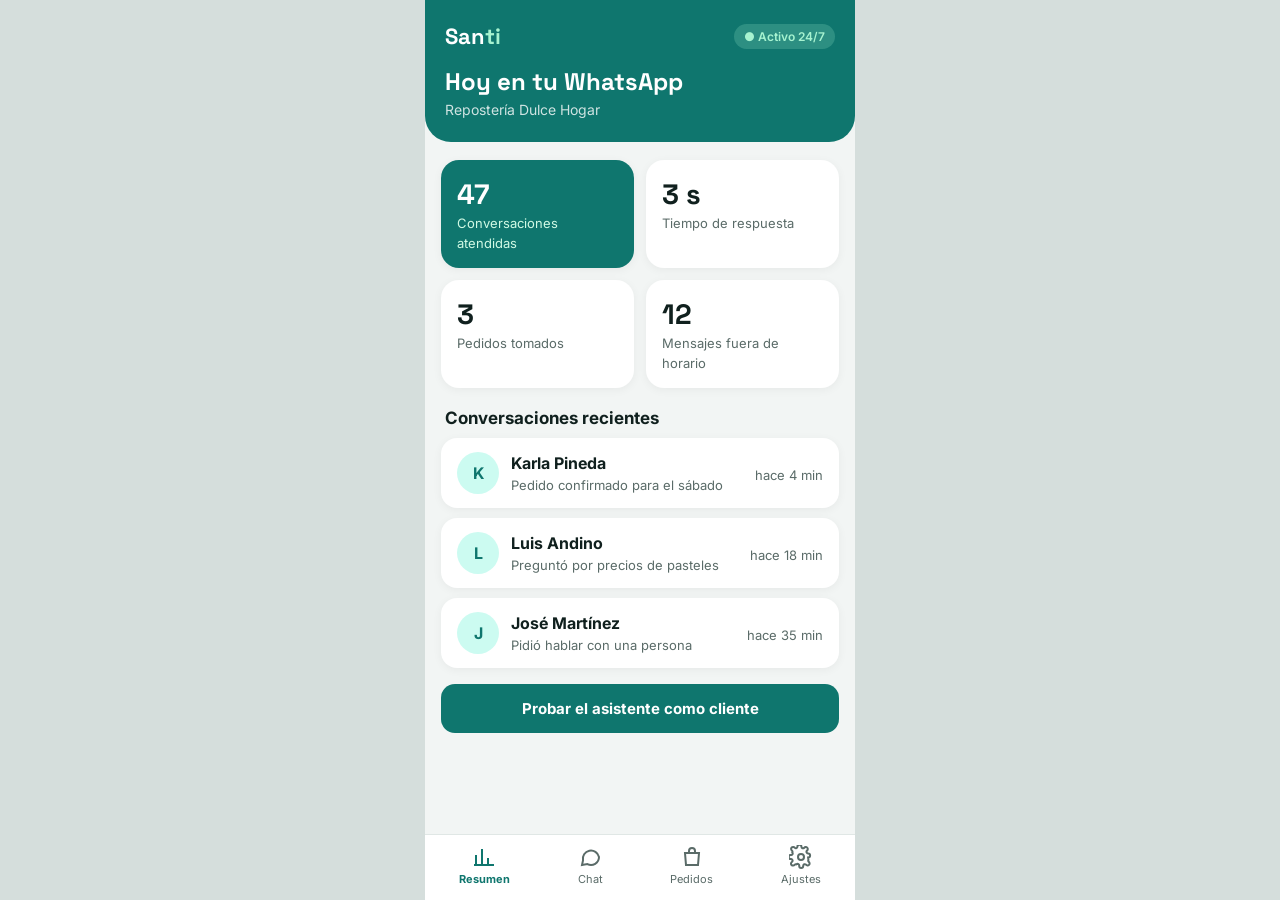
<file: apps/santi/index.html>
<!doctype html>
<html lang="es">
<head>
<meta charset="utf-8">
<meta name="viewport" content="width=device-width, initial-scale=1">
<title>Santi — Asistente de WhatsApp con IA</title>
<link href="https://fonts.googleapis.com/css2?family=Inter:wght@400;500;600;700&family=Space+Grotesk:wght@600;700&display=swap" rel="stylesheet">
<style>
:root{--brand:#0F766E;--brand2:#25D366;--bg:#F2F5F4;--ink:#10201E;--soft:#5A6B68;--line:#E0E7E5;--chat:#ECE5DD}
*{box-sizing:border-box;margin:0;padding:0}
body{font-family:Inter,Arial,sans-serif;background:#D5DEDC;color:var(--ink);display:flex;justify-content:center;min-height:100vh}
.app{width:100%;max-width:430px;min-height:100vh;background:var(--bg);padding-bottom:84px;position:relative}
header{background:var(--brand);color:#fff;padding:22px 20px 24px;border-radius:0 0 26px 26px}
.top{display:flex;justify-content:space-between;align-items:center}
.logo{font-family:'Space Grotesk',sans-serif;font-weight:700;font-size:22px}.logo span{color:#A7F3D0}
.on-pill{font-size:12px;font-weight:600;background:rgba(167,243,208,.2);color:#A7F3D0;padding:5px 10px;border-radius:999px}
header h1{font-size:24px;margin-top:16px;font-family:'Space Grotesk',sans-serif}header p{opacity:.8;font-size:14px;margin-top:4px}
main{padding:18px 16px}
.grid{display:grid;grid-template-columns:1fr 1fr;gap:12px}
.stat{background:#fff;border-radius:18px;padding:16px;box-shadow:0 2px 10px rgba(0,0,0,.05)}.stat b{font-family:'Space Grotesk',sans-serif;font-size:28px;display:block}.stat small{color:var(--soft);font-size:13px}
.stat.g{background:var(--brand);color:#fff}.stat.g small{color:#D1FAE5}
h2{font-size:17px;margin:20px 4px 10px}
.card{background:#fff;border-radius:16px;padding:14px 16px;margin-bottom:10px;box-shadow:0 2px 10px rgba(0,0,0,.05)}
.row{display:flex;justify-content:space-between;align-items:center;gap:10px}.muted{color:var(--soft);font-size:13px;margin-top:4px}
.chip{font-size:12px;font-weight:600;padding:5px 10px;border-radius:999px;background:#D1FAE5;color:#065F46;white-space:nowrap}.chip.y{background:#FEF3C7;color:#92400E}
.av{width:42px;height:42px;border-radius:50%;background:#CCFBF1;display:grid;place-items:center;font-weight:700;color:var(--brand);flex:none}
.wa{display:flex;flex-direction:column;height:100vh;padding-bottom:70px}
.wahead{background:#075E54;color:#fff;padding:16px;display:flex;gap:12px;align-items:center}
.wahead .av{background:#fff}
.msgs{flex:1;overflow-y:auto;background:var(--chat);padding:14px 12px;display:flex;flex-direction:column;gap:8px}
.m{max-width:80%;padding:9px 12px;border-radius:12px;font-size:14.5px;line-height:1.4;box-shadow:0 1px 1px rgba(0,0,0,.1);white-space:pre-line}
.m.in{background:#fff;align-self:flex-start;border-top-left-radius:2px}.m.out{background:#DCF8C6;align-self:flex-end;border-top-right-radius:2px}
.m small{display:block;text-align:right;font-size:10.5px;color:#7a8a87;margin-top:3px}
.ai{font-size:10.5px;font-weight:700;color:var(--brand);display:block;margin-bottom:2px}
.typing{align-self:flex-start;background:#fff;padding:9px 14px;border-radius:12px;font-size:13px;color:var(--soft)}
.quick{display:flex;gap:6px;overflow-x:auto;padding:8px 10px;background:var(--chat)}
.quick button{flex:none;background:#fff;border:1px solid #cfd8d6;border-radius:999px;padding:7px 12px;font:inherit;font-size:13px;cursor:pointer;color:#075E54;font-weight:600}
.composer{display:flex;gap:8px;padding:8px 10px;background:#F0F0F0}
.composer input{flex:1;border:none;border-radius:999px;padding:12px 16px;font:inherit}
.composer button{width:46px;height:46px;border-radius:50%;border:none;background:#075E54;color:#fff;font-size:18px;cursor:pointer}
nav{position:fixed;bottom:0;width:100%;max-width:430px;background:#fff;border-top:1px solid var(--line);display:flex;justify-content:space-around;padding:10px 0 14px;z-index:5}
nav button{background:none;border:none;font:inherit;font-size:11px;color:var(--soft);display:flex;flex-direction:column;align-items:center;gap:3px;cursor:pointer}nav button.on{color:var(--brand);font-weight:700}nav svg{width:24px;height:24px}
label{display:block;font-size:13px;font-weight:600;color:var(--soft);margin:14px 2px 6px}
input.f,textarea{width:100%;font:inherit;padding:12px 14px;border-radius:12px;border:1.5px solid var(--line);background:#fff}
textarea{min-height:90px}
.sw{display:flex;justify-content:space-between;align-items:center;padding:12px 0;border-bottom:1px solid var(--line);font-size:14px}.sw:last-child{border:none}
.tg{width:44px;height:26px;border-radius:999px;background:var(--brand2);position:relative;flex:none}.tg:after{content:"";position:absolute;right:3px;top:3px;width:20px;height:20px;border-radius:50%;background:#fff}
.btn{display:block;width:100%;border:none;border-radius:14px;padding:15px;font:inherit;font-weight:700;font-size:15px;cursor:pointer;margin-top:16px;background:var(--brand);color:#fff}
.toast{position:fixed;bottom:100px;left:50%;transform:translateX(-50%);background:var(--ink);color:#fff;padding:12px 18px;border-radius:12px;font-size:14px;opacity:0;transition:.3s;pointer-events:none;width:max-content;max-width:90%;z-index:9}.toast.on{opacity:1}
.shot .app,.shot nav{max-width:none}
</style>
</head>
<body>
<div class="app"><div id="view"></div><nav id="nav"></nav><div class="toast" id="toast"></div></div>
<script>
if(location.search.includes("shot"))document.documentElement.classList.add("shot");
const NEG="Repostería Dulce Hogar";
const CAT=[["Pastel de chocolate (12 porciones)",650],["Pastel tres leches (12 porciones)",600],["Cupcakes decorados (docena)",420],["Galletas de mantequilla (bolsa)",120]];
const ICON={chat:'<svg viewBox="0 0 24 24" fill="none" stroke="currentColor" stroke-width="2"><path d="M21 12a8 8 0 0 1-11.6 7.1L4 20l1-4.6A8 8 0 1 1 21 12z"/></svg>',
home:'<svg viewBox="0 0 24 24" fill="none" stroke="currentColor" stroke-width="2"><path d="M4 20V10M10 20V4M16 20v-7M22 20H2"/></svg>',
bag:'<svg viewBox="0 0 24 24" fill="none" stroke="currentColor" stroke-width="2"><path d="M5 8h14l-1 12H6z"/><path d="M9 8V6a3 3 0 0 1 6 0v2"/></svg>',
gear:'<svg viewBox="0 0 24 24" fill="none" stroke="currentColor" stroke-width="2"><circle cx="12" cy="12" r="3"/><path d="M19.4 15a1.6 1.6 0 0 0 .3 1.8l.1.1a2 2 0 1 1-2.8 2.8l-.1-.1a1.6 1.6 0 0 0-2.7 1.1V21a2 2 0 1 1-4 0v-.1A1.6 1.6 0 0 0 7.5 19.4a1.6 1.6 0 0 0-1.8.3l-.1.1a2 2 0 1 1-2.8-2.8l.1-.1A1.6 1.6 0 0 0 1.8 14H1.7a2 2 0 1 1 0-4h.1A1.6 1.6 0 0 0 3.3 7.4a1.6 1.6 0 0 0-.3-1.8l-.1-.1a2 2 0 1 1 2.8-2.8l.1.1A1.6 1.6 0 0 0 8.4 1.8V1.7a2 2 0 1 1 4 0v.1a1.6 1.6 0 0 0 2.7 1.1l.1-.1a2 2 0 1 1 2.8 2.8l-.1.1a1.6 1.6 0 0 0 1.1 2.7h.1a2 2 0 1 1 0 4z"/></svg>'};
const seed={msgs:[["in","¡Hola! 👋 Soy Santi, el asistente de "+NEG+". ¿En qué te ayudo? Puedo mostrarte el menú, tomar tu pedido o decirte el horario."]],ped:[
["Karla Pineda","Pastel tres leches + 1 docena de cupcakes","Sáb 8 nov · 2:00 p. m.","Confirmado"],["Luis Andino","Pastel de chocolate","Vie 7 nov · 10:00 a. m.","Confirmado"],["Daniela Cruz","Galletas de mantequilla (3 bolsas)","Hoy · 5:30 p. m.","Por confirmar"]],step:null,item:null};
let S;try{S=JSON.parse(localStorage.getItem("santi2"))}catch(e){}if(!S)S=JSON.parse(JSON.stringify(seed));
if(location.search.includes("demo"))S={...seed,msgs:[seed.msgs[0],["out","Hola, ¿tienen pastel tres leches para el sábado?"],["in","¡Hola! 😊 Sí, tenemos pastel tres leches de 12 porciones. ¿Quieres que te lo aparte para el sábado?"],["out","Sí, por favor. A nombre de Karla"],["in","¡Listo, Karla! ✅ Tu pedido quedó registrado:\n• Pastel tres leches (12 porciones)\n• Entrega: sábado 8 de noviembre\nTe escribimos un día antes para confirmar. 🎂"],["out","¡Gracias! 🙌"]]};
const save=()=>{try{localStorage.setItem("santi2",JSON.stringify(S))}catch(e){}};
const $=id=>document.getElementById(id);const go=h=>location.hash=h;
function toast(t){$("toast").textContent=t;$("toast").classList.add("on");setTimeout(()=>$("toast").classList.remove("on"),2200)}
const hora=()=>{const d=new Date();return d.getHours()+":"+String(d.getMinutes()).padStart(2,"0")};
const KEYS=[["chocolate"],["tres leches","3 leches"],["cupcake","quequito"],["galleta"]];
const norm=t=>t.normalize("NFD").replace(/[\u0300-\u036f]/g,"").toLowerCase();
const DIA=/\b(pasado manana|hoy|manana|lunes|martes|miercoles|jueves|viernes|sabado|domingo|\d{1,2}\s*(de\s+)?(enero|febrero|marzo|abril|mayo|junio|julio|agosto|septiembre|octubre|noviembre|diciembre)|\d{1,2}\/\d{1,2})\b/;
const ACENTO={sabado:"sábado",miercoles:"miércoles",manana:"mañana"};
const producto=t=>CAT.findIndex((c,i)=>KEYS[i].some(k=>t.includes(k)));
const pregunta=t=>/\?|^(hacen|tienen|cual|cuanto|como|donde|cuando|a que|puedo|se puede|aceptan|envian|llevan)\b/.test(t);
function faq(t){
if(/(horario|a que hora|abren|cierran|abierto)/.test(t))return "Abrimos de lunes a sábado de 8:00 a. m. a 6:00 p. m. 🕗 Los pedidos por aquí los recibo las 24 horas.";
if(/(donde|ubicad|direcci|entrega|domicilio|envio|envian|llevan)/.test(t))return "Sí 🚚 Hacemos entregas a domicilio en Tegucigalpa y Comayagüela. El costo del envío depende de tu zona: te lo confirmamos según tu colonia al confirmar el pedido. También puedes recoger sin costo en Col. Las Minitas 📍";
if(/(menu|precio|catalogo|cuanto|que tienen|que hay|que venden|sabores)/.test(t))return "Este es nuestro menú 🍰\n"+CAT.map(c=>"• "+c[0]+" — L "+c[1]).join("\n");
if(/(persona|humano|asesor|encargad)/.test(t))return "Claro 🙋 Le aviso a una persona del equipo y te escribe por aquí en unos minutos.";
return null}
const pendiente=()=>S.step=="nombre"?"¿A nombre de quién hago el pedido?":S.step=="fecha"?"¿Para qué día y hora lo necesitas?":"¿Qué te gustaría pedir?";
const limpiar=()=>{S.step=null;S.item=null;S.fecha=null;S.cli=null};
const para=f=>/^(hoy|mañana|pasado)/.test(f)?" para "+f:" para el "+f;
function iniciar(n,t){S.item=CAT[n][0];const d=t.match(DIA);if(d)S.fecha=d[0].replace(/\w+/g,w=>ACENTO[w]||w);S.step="nombre";
return "¡Excelente elección! 😋 "+CAT[n][0]+" — L "+CAT[n][1]+(S.fecha?para(S.fecha):"")+".\n¿A nombre de quién hago el pedido?"}
function confirmar(){const p=CAT.find(c=>c[0]==S.item);S.ped.unshift([S.cli,S.item,S.fecha,"Confirmado"]);
const r="¡Listo, "+S.cli.split(" ")[0]+"! ✅ Tu pedido quedó registrado:\n• "+S.item+" — L "+p[1]+"\n• Entrega: "+S.fecha+"\nTe escribimos un día antes para confirmar. ¡Gracias por tu compra! 🎂";limpiar();save();return r}
function brain(raw){const t=norm(raw.trim());const n=producto(t);
if(S.step&&/(cancelar|cancela|ya no|olvidalo)/.test(t)){limpiar();return "Listo, cancelé el pedido. ¿Te ayudo con algo más? 😊"}
// Una pregunta en medio del pedido: la respondo y retomo lo que faltaba
if(S.step&&!(S.step=="item"&&n>=0)&&(pregunta(t)||faq(t)))return (faq(t)||"Buena pregunta 🙂 Una persona del equipo te la responde enseguida.")+"\n\nSigamos con tu pedido: "+pendiente();
if(S.step=="item"){if(n>=0)return iniciar(n,t);if(/pastel/.test(t))return "¿De qué sabor? Tenemos chocolate (L 650) y tres leches (L 600).";return "Tenemos pasteles de chocolate o tres leches, cupcakes y galletas. ¿Cuál te gustaría?"}
if(S.step=="nombre"){const m=raw.match(/(?:a nombre de|me llamo|mi nombre es|soy)\s+(.+)/i);const nom=(m?m[1]:raw.replace(/^(s[ií]|claro|ok|dale|listo)[,.!\s]*/i,"")).replace(/[^\p{L} ]/gu,"").trim();
if(!nom||nom.split(/\s+/).length>4)return "¿Me confirmas solo tu nombre, por favor? Por ejemplo: Karla Pineda";
S.cli=nom.replace(/(^|\s)\p{L}/gu,c=>c.toUpperCase());if(S.fecha)return confirmar();S.step="fecha";return "Gracias, "+S.cli.split(" ")[0]+". ¿Para qué día y hora lo necesitas?"}
if(S.step=="fecha"){S.fecha=raw.trim();return confirmar()}
if(n>=0&&/(quiero|pedir|pedido|ordenar|encargar|apart|me das|tienen|hay|para el|para hoy|para manana|\bun\b|\buna\b)/.test(t))return iniciar(n,t);
const f=faq(t);if(f)return f+(f.startsWith("Este es nuestro menú")?"\n¿Cuál te gustaría pedir?":"");
if(/(pedido|pedir|ordenar|encargar|quiero)/.test(t)){S.step="item";return /pastel/.test(t)?"¡Con gusto! ¿De qué sabor? Tenemos chocolate (L 650) y tres leches (L 600).":"¡Con gusto! ¿Qué te gustaría pedir? Tenemos pasteles, cupcakes y galletas."}
if(/(hola|buenas|buenos)/.test(t))return "¡Hola! 😊 ¿Quieres ver el menú o hacer un pedido?";
if(/gracias/.test(t))return "¡A ti! Aquí estoy cuando me necesites. 💚";
return "Puedo ayudarte con el menú, pedidos, horario y entregas. Si prefieres, te comunico con una persona del equipo. 🙋"}
function send(txt){txt=(txt||$("inp").value).trim();if(!txt)return;S.msgs.push(["out",txt]);const r=brain(txt);save();render();
const box=$("msgs");box.insertAdjacentHTML("beforeend",'<div class="typing" id="typ">Santi está escribiendo…</div>');box.scrollTop=1e6;
setTimeout(()=>{S.msgs.push(["in",r]);save();render()},900)}
const V={
chat(){return `<div class="wa"><div class="wahead"><div class="av">🎂</div><div><b>${NEG}</b><div style="font-size:12px;opacity:.85">en línea · responde Santi (IA)</div></div></div>
<div class="msgs" id="msgs">${S.msgs.map(m=>`<div class="m ${m[0]}">${m[0]=="in"?'<span class="ai">Santi · IA</span>':""}${m[1]}<small>${m[0]=="out"?"✓✓ ":""}${hora()}</small></div>`).join("")}</div>
<div class="quick">${["Ver menú","Quiero un pastel tres leches","¿Cuál es el horario?","¿Hacen entregas?"].map(q=>`<button onclick="send('${q}')">${q}</button>`).join("")}</div>
<div class="composer"><input id="inp" placeholder="Escribe un mensaje" onkeydown="if(event.key=='Enter')send()"><button onclick="send()">➤</button></div></div>`},
panel(){return `<header><div class="top"><div class="logo">San<span>ti</span></div><span class="on-pill">● Activo 24/7</span></div><h1>Hoy en tu WhatsApp</h1><p>${NEG}</p></header><main>
<div class="grid"><div class="stat g"><b>47</b><small>Conversaciones atendidas</small></div><div class="stat"><b>3 s</b><small>Tiempo de respuesta</small></div>
<div class="stat"><b>${S.ped.length}</b><small>Pedidos tomados</small></div><div class="stat"><b>12</b><small>Mensajes fuera de horario</small></div></div>
<h2>Conversaciones recientes</h2>${[["Karla Pineda","Pedido confirmado para el sábado","hace 4 min"],["Luis Andino","Preguntó por precios de pasteles","hace 18 min"],["José Martínez","Pidió hablar con una persona","hace 35 min"]].map(c=>`<div class="card"><div class="row"><div style="display:flex;gap:12px;align-items:center"><div class="av">${c[0][0]}</div><div><b>${c[0]}</b><div class="muted">${c[1]}</div></div></div><small class="muted">${c[2]}</small></div></div>`).join("")}
<button class="btn" onclick="go('#chat')">Probar el asistente como cliente</button></main>`},
pedidos(){return `<header><div class="top"><div class="logo">San<span>ti</span></div><span class="on-pill">● Activo 24/7</span></div><h1>Pedidos</h1><p>Tomados automáticamente por WhatsApp</p></header><main>
${S.ped.map(p=>`<div class="card"><div class="row"><b>${p[0]}</b><span class="chip ${p[3]=="Confirmado"?"":"y"}">${p[3]}</span></div><div style="margin-top:8px">${p[1]}</div><div class="muted">📅 ${p[2]}</div></div>`).join("")}</main>`},
config(){return `<header><div class="top"><div class="logo">San<span>ti</span></div><span class="on-pill">● Activo 24/7</span></div><h1>Entrena a tu asistente</h1><p>Sin programar: escribe y listo</p></header><main>
<label>Nombre del negocio</label><input class="f" value="${NEG}">
<label>Productos y precios</label><textarea>${CAT.map(c=>c[0]+" — L "+c[1]).join("\n")}</textarea>
<label>Horario</label><input class="f" value="Lunes a sábado, 8:00 a. m. a 6:00 p. m.">
<h2>Qué puede hacer Santi</h2><div class="card">${["Responder preguntas frecuentes","Tomar pedidos","Agendar citas","Pasar la conversación a una persona","Enviar recordatorios"].map(x=>`<div class="sw">${x}<span class="tg"></span></div>`).join("")}</div>
<button class="btn" onclick="toast('Asistente actualizado')">Guardar cambios</button></main>`}};
function render(){const r=(location.hash.slice(1)||"panel");$("view").innerHTML=(V[r]||V.panel)();if(r!="chat")scrollTo(0,0);const b=$("msgs");if(b)b.scrollTop=1e6;
const t=[["panel","Resumen","home"],["chat","Chat","chat"],["pedidos","Pedidos","bag"],["config","Ajustes","gear"]];
$("nav").innerHTML=t.map(x=>`<button class="${x[0]==r?"on":""}" onclick="go('#${x[0]}')">${ICON[x[2]]}${x[1]}</button>`).join("")}
addEventListener("hashchange",render);render();
</script>
</body>
</html>
</file>
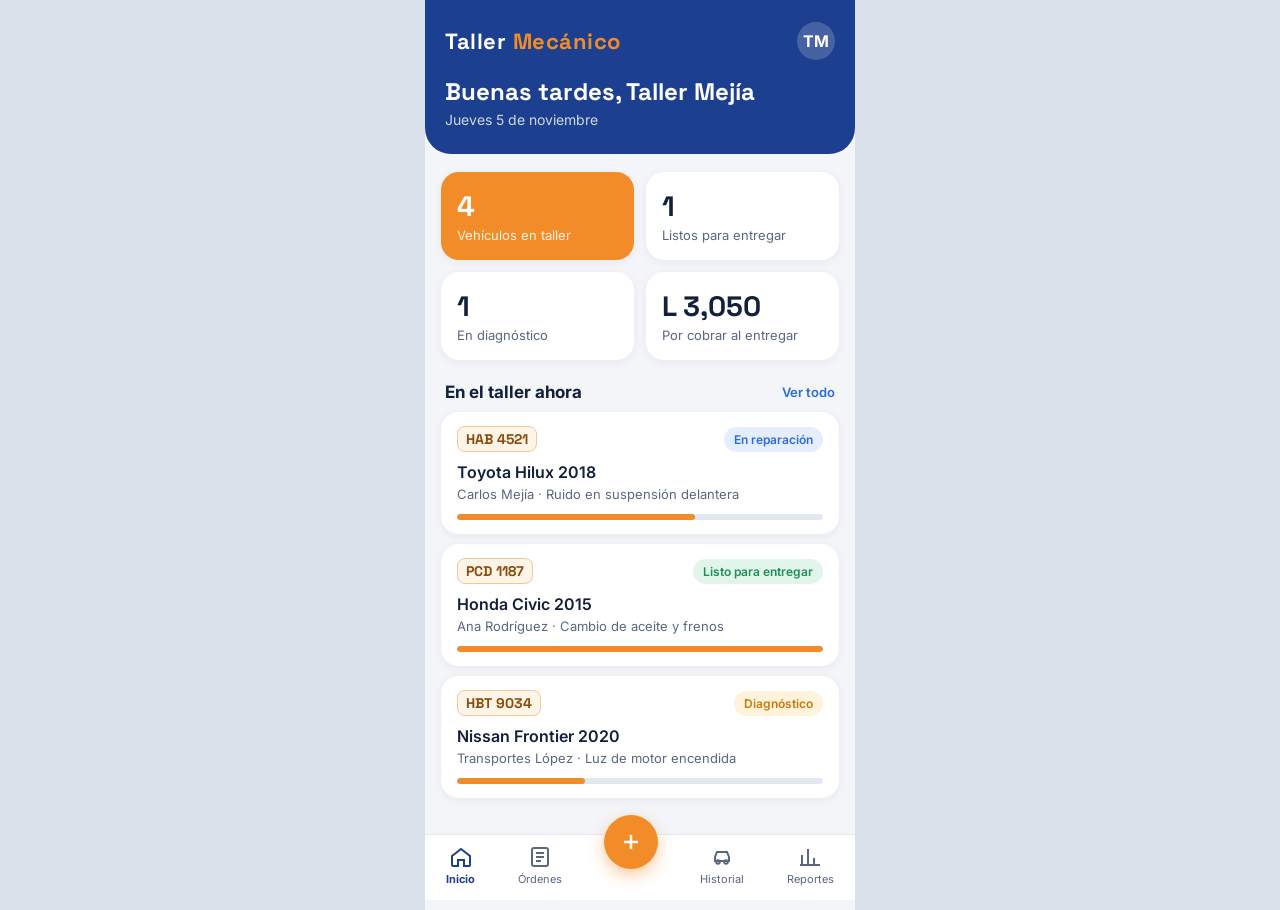
<file: apps/taller-mecanico/index.html>
<!doctype html>
<html lang="es">
<head>
<meta charset="utf-8">
<meta name="viewport" content="width=device-width, initial-scale=1">
<title>Taller Mecánico — por Santec</title>
<link href="https://fonts.googleapis.com/css2?family=Inter:wght@400;500;600;700&family=Space+Grotesk:wght@600;700&display=swap" rel="stylesheet">
<style>
:root{--brand:#1D3F8F;--brand2:#F28C28;--bg:#F3F5F9;--card:#FFFFFF;--ink:#13203A;--soft:#5B6780;--line:#E2E7F0;--ok:#1E8E5A;--warn:#C97A0A;--info:#2F6BD8;--danger:#C2410C}
*{box-sizing:border-box;margin:0;padding:0}
body{font-family:Inter,Arial,sans-serif;background:#DCE2EC;color:var(--ink);display:flex;justify-content:center;min-height:100vh}
.app{width:100%;max-width:430px;min-height:100vh;background:var(--bg);position:relative;padding-bottom:84px}
header{background:var(--brand);color:#fff;padding:22px 20px 26px;border-radius:0 0 26px 26px}
header .top{display:flex;justify-content:space-between;align-items:center}
.logo{font-family:'Space Grotesk',sans-serif;font-weight:700;font-size:22px;letter-spacing:.5px}
.logo span{color:var(--brand2)}
.avatar{width:38px;height:38px;border-radius:50%;background:rgba(255,255,255,.18);display:grid;place-items:center;font-weight:700}
header h1{font-size:24px;margin-top:16px;font-family:'Space Grotesk',sans-serif}
header p{opacity:.8;font-size:14px;margin-top:4px}
main{padding:18px 16px}
.grid{display:grid;grid-template-columns:1fr 1fr;gap:12px}
.stat{background:var(--card);border-radius:18px;padding:16px;box-shadow:0 2px 10px rgba(19,32,58,.06)}
.stat b{font-size:28px;font-family:'Space Grotesk',sans-serif;display:block}
.stat small{color:var(--soft);font-size:13px}
.stat.accent{background:var(--brand2);color:#fff}.stat.accent small{color:#fff;opacity:.9}
h2{font-size:17px;margin:22px 4px 10px;display:flex;justify-content:space-between;align-items:center}
h2 a{font-size:13px;color:var(--info);font-weight:600;cursor:pointer}
.card{background:var(--card);border-radius:18px;padding:14px 16px;margin-bottom:10px;box-shadow:0 2px 10px rgba(19,32,58,.06);cursor:pointer}
.row{display:flex;justify-content:space-between;align-items:center;gap:10px}
.plate{font-family:'Space Grotesk',sans-serif;font-weight:700;background:#FFF4E8;color:#8A4B0B;border:1.5px solid #F2C79A;border-radius:8px;padding:3px 8px;font-size:14px}
.muted{color:var(--soft);font-size:13px;margin-top:4px}
.chip{font-size:12px;font-weight:600;padding:5px 10px;border-radius:999px;white-space:nowrap}
.s0{background:#EEF2F8;color:#4A5875}.s1{background:#FFF3DC;color:var(--warn)}.s2{background:#E5EEFF;color:var(--info)}.s3{background:#E1F5EA;color:var(--ok)}.s4{background:#ECECEC;color:#666}
.bar{height:6px;background:var(--line);border-radius:6px;margin-top:12px;overflow:hidden}.bar i{display:block;height:100%;background:var(--brand2);border-radius:6px}
nav{position:fixed;bottom:0;width:100%;max-width:430px;background:#fff;border-top:1px solid var(--line);display:flex;justify-content:space-around;padding:10px 0 14px}
nav button{background:none;border:none;font:inherit;font-size:11px;color:var(--soft);display:flex;flex-direction:column;align-items:center;gap:3px;cursor:pointer}
nav button.on{color:var(--brand);font-weight:700}
nav svg{width:24px;height:24px}
.fab{width:54px;height:54px;border-radius:50%;background:var(--brand2);color:#fff!important;margin-top:-30px;box-shadow:0 6px 16px rgba(242,140,40,.45);justify-content:center}
label{display:block;font-size:13px;font-weight:600;color:var(--soft);margin:14px 2px 6px}
input,select,textarea{width:100%;font:inherit;padding:12px 14px;border-radius:12px;border:1.5px solid var(--line);background:#fff;color:var(--ink)}
textarea{min-height:80px;resize:vertical}
.checks{display:grid;grid-template-columns:1fr 1fr;gap:8px}
.checks label{margin:0;display:flex;gap:8px;align-items:center;background:#fff;border:1.5px solid var(--line);border-radius:12px;padding:10px;font-weight:500;color:var(--ink)}
.checks input{width:auto}
.btn{display:block;width:100%;border:none;border-radius:14px;padding:15px;font:inherit;font-weight:700;font-size:15px;cursor:pointer;margin-top:16px}
.btn.p{background:var(--brand);color:#fff}.btn.o{background:var(--brand2);color:#fff}.btn.w{background:#25D366;color:#fff}.btn.g{background:#fff;color:var(--brand);border:1.5px solid var(--line)}
.steps{display:flex;gap:6px;margin:14px 0}.steps div{flex:1;text-align:center;font-size:11px;color:var(--soft)}
.steps div i{display:block;height:6px;border-radius:6px;background:var(--line);margin-bottom:6px}
.steps div.on i{background:var(--brand2)}.steps div.on{color:var(--ink);font-weight:600}
table{width:100%;border-collapse:collapse;font-size:14px}td{padding:9px 2px;border-bottom:1px solid var(--line)}td:last-child{text-align:right;font-weight:600}
.total td{border:none;font-size:17px;font-weight:700;padding-top:12px}
.search{display:flex;gap:8px}.search input{flex:1}
.tl{border-left:3px solid var(--line);margin-left:6px;padding-left:16px}
.tl .card{position:relative}.tl .card:before{content:"";position:absolute;left:-24px;top:18px;width:13px;height:13px;border-radius:50%;background:var(--brand2);border:3px solid var(--bg)}
.back{background:none;border:none;color:#fff;font:inherit;font-size:14px;cursor:pointer;opacity:.9}
.toast{position:fixed;bottom:100px;left:50%;transform:translateX(-50%);background:var(--ink);color:#fff;padding:12px 18px;border-radius:12px;font-size:14px;opacity:0;transition:.3s;pointer-events:none;width:max-content;max-width:90%}
.toast.on{opacity:1}
.shot .app,.shot nav{max-width:none}
.addq{display:flex;gap:8px;margin-top:12px}.addq input{flex:1;min-width:0;margin:0}.addq input[type=number]{flex:0 0 90px}.addq .btn{width:auto;margin:0;padding:0 14px}
</style>
</head>
<body>
<div class="app">
<div id="view"></div>
<nav id="nav"></nav>
<div class="toast" id="toast"></div>
</div>
<script>
if(location.search.includes("shot"))document.documentElement.classList.add("shot");
const ESTADOS=["Recibido","Diagnóstico","En reparación","Listo para entregar","Entregado"];
const ICON={
home:'<svg viewBox="0 0 24 24" fill="none" stroke="currentColor" stroke-width="2"><path d="M3 11l9-7 9 7v9a1 1 0 0 1-1 1h-5v-6H9v6H4a1 1 0 0 1-1-1z"/></svg>',
list:'<svg viewBox="0 0 24 24" fill="none" stroke="currentColor" stroke-width="2"><rect x="4" y="3" width="16" height="18" rx="2"/><path d="M8 8h8M8 12h8M8 16h5"/></svg>',
plus:'<svg viewBox="0 0 24 24" fill="none" stroke="currentColor" stroke-width="2.5"><path d="M12 5v14M5 12h14"/></svg>',
car:'<svg viewBox="0 0 24 24" fill="none" stroke="currentColor" stroke-width="2"><path d="M5 16h14v-4l-2-5H7l-2 5z"/><circle cx="8" cy="17" r="1.8"/><circle cx="16" cy="17" r="1.8"/></svg>',
chart:'<svg viewBox="0 0 24 24" fill="none" stroke="currentColor" stroke-width="2"><path d="M4 20V10M10 20V4M16 20v-7M22 20H2"/></svg>'};
const seed=[
{id:1041,placa:"HAB 4521",auto:"Toyota Hilux 2018",cliente:"Carlos Mejía",tel:"9876-5432",km:"148,320",falla:"Ruido en suspensión delantera",estado:2,items:[["Bujes de tijera (2)",1800],["Amortiguadores delanteros",4200],["Mano de obra",1500]]},
{id:1042,placa:"PCD 1187",auto:"Honda Civic 2015",cliente:"Ana Rodríguez",tel:"9455-1209",km:"96,410",falla:"Cambio de aceite y frenos",estado:3,items:[["Aceite sintético + filtro",1350],["Pastillas de freno",1100],["Mano de obra",600]]},
{id:1043,placa:"HBT 9034",auto:"Nissan Frontier 2020",cliente:"Transportes López",tel:"3312-7788",km:"61,005",falla:"Luz de motor encendida",estado:1,items:[["Escaneo computarizado",500]]},
{id:1044,placa:"PDA 5520",auto:"Kia Sportage 2017",cliente:"María Fernández",tel:"8890-4411",km:"112,770",falla:"Aire acondicionado no enfría",estado:0,items:[]}];
const hist={"HAB 4521":[["12 ago 2026","Cambio de aceite y filtros","142,100 km"],["03 mar 2026","Alineado y balanceo","135,900 km"],["18 oct 2025","Frenos traseros","128,400 km"]]};
let S;try{S=JSON.parse(localStorage.getItem("mw2"))}catch(e){}
if(!S)S={ordenes:JSON.parse(JSON.stringify(seed)),next:1045};
const save=()=>{try{localStorage.setItem("mw2",JSON.stringify(S))}catch(e){}};
const L=n=>"L "+n.toLocaleString("es-HN");
const total=o=>o.items.reduce((a,b)=>a+b[1],0);
const $=id=>document.getElementById(id);
function toast(t){const el=$("toast");el.textContent=t;el.classList.add("on");setTimeout(()=>el.classList.remove("on"),2200)}
function go(h){location.hash=h}
function head(t,sub,back){return `<header><div class="top">${back?`<button class="back" onclick="history.back()">← Atrás</button>`:`<div class="logo">Taller <span>Mecánico</span></div>`}<div class="avatar">TM</div></div><h1>${t}</h1>${sub?`<p>${sub}</p>`:""}</header>`}
function card(o){const p=[15,35,65,100,100][o.estado];return `<div class="card" onclick="go('#orden/${o.id}')"><div class="row"><span class="plate">${o.placa}</span><span class="chip s${o.estado}">${ESTADOS[o.estado]}</span></div><div style="margin-top:10px;font-weight:600">${o.auto}</div><div class="muted">${o.cliente} · ${o.falla}</div><div class="bar"><i style="width:${p}%"></i></div></div>`}
const V={
inicio(){const a=S.ordenes.filter(o=>o.estado<4);return head(saludo()+", Taller Mejía","Jueves 5 de noviembre")+`<main><div class="grid">
<div class="stat accent"><b>${a.length}</b><small>Vehículos en taller</small></div>
<div class="stat"><b>${S.ordenes.filter(o=>o.estado==3).length}</b><small>Listos para entregar</small></div>
<div class="stat"><b>${S.ordenes.filter(o=>o.estado==1).length}</b><small>En diagnóstico</small></div>
<div class="stat"><b>${L(S.ordenes.filter(o=>o.estado==3).reduce((s,o)=>s+total(o),0))}</b><small>Por cobrar al entregar</small></div></div>
<h2>En el taller ahora <a onclick="go('#ordenes')">Ver todo</a></h2>${a.slice(0,3).map(card).join("")}</main>`},
ordenes(){return head("Órdenes de trabajo",S.ordenes.length+" órdenes registradas")+`<main>${ESTADOS.map((e,i)=>{const l=S.ordenes.filter(o=>o.estado==i);return l.length?`<h2>${e} <span class="chip s${i}">${l.length}</span></h2>`+l.map(card).join(""):""}).join("")}</main>`},
nueva(){return head("Recibir vehículo","Orden #"+S.next)+`<main>
<label>Placa</label><input id="f_placa" placeholder="Ej. HAB 1234">
<label>Vehículo</label><input id="f_auto" placeholder="Marca, modelo y año">
<label>Cliente</label><input id="f_cli" placeholder="Nombre del cliente">
<label>WhatsApp del cliente</label><input id="f_tel" placeholder="9999-9999">
<label>Kilometraje</label><input id="f_km" placeholder="Ej. 85,000">
<label>¿Qué falla reporta el cliente?</label><textarea id="f_falla" placeholder="Describe el problema"></textarea>
<label>Revisión al recibir</label><div class="checks">
<label><input type="checkbox">Rayones / golpes</label><label><input type="checkbox" checked>Llanta de repuesto</label>
<label><input type="checkbox" checked>Gata y herramientas</label><label><input type="checkbox">Objetos de valor</label></div>
<label>Nivel de combustible</label><select><option>Reserva</option><option>1/4</option><option selected>1/2</option><option>3/4</option><option>Lleno</option></select>
<button class="btn o" onclick="crear()">Crear orden y avisar al cliente</button></main>`},
orden(id){const o=S.ordenes.find(x=>x.id==id);if(!o)return V.inicio();return head(o.auto,"Orden #"+o.id+" · "+o.placa,true)+`<main>
<div class="steps">${ESTADOS.slice(0,4).map((e,i)=>`<div class="${i<=o.estado?"on":""}"><i></i>${e}</div>`).join("")}</div>
<div class="card"><div class="muted" style="margin:0">Cliente</div><div style="font-weight:600;margin-top:2px">${o.cliente} · ${o.tel}</div>
<div class="muted">Kilometraje</div><div style="font-weight:600;margin-top:2px">${o.km} km</div>
<div class="muted">Falla reportada</div><div style="font-weight:600;margin-top:2px">${o.falla}</div></div>
<h2>Cotización</h2><div class="card">${o.items.length?`<table>${o.items.map(i=>`<tr><td>${i[0]}</td><td>${L(i[1])}</td></tr>`).join("")}<tr class="total"><td>Total</td><td>${L(total(o))}</td></tr></table>`:`<div class="muted" style="margin:0">Aún sin cotización. Agrega repuestos y mano de obra.</div>`}
${o.estado<3?`<div class="addq"><input id="q_txt" placeholder="Repuesto o servicio"><input id="q_val" type="number" min="0" placeholder="L"><button class="btn p" onclick="agregar(${o.id})">Agregar</button></div>`:""}</div>
${o.estado<4?`<button class="btn p" onclick="avanzar(${o.id})">Pasar a: ${ESTADOS[o.estado+1]}</button>`:""}
${o.tel&&o.tel!="—"?`<button class="btn w" onclick="toast('Enviado a ${o.cliente}: ${AVISO[o.estado]}')">Avisar al cliente por WhatsApp</button>`:""}
<button class="btn g" onclick="go('#historial/${encodeURIComponent(o.placa)}')">Ver historial del vehículo</button></main>`},
historial(q){q=q?decodeURIComponent(q):"HAB 4521";const h=hist[q]||[];const o=S.ordenes.filter(x=>x.placa==q);return head("Historial del vehículo","Todo lo que se le ha hecho, por placa")+`<main>
<div class="search"><input id="q" value="${q}"><button class="btn p" style="width:auto;margin:0;padding:0 18px" onclick="go('#historial/'+encodeURIComponent($('q').value.toUpperCase()))">Buscar</button></div>
<h2>${q}</h2><div class="tl">${o.map(x=>`<div class="card" onclick="go('#orden/${x.id}')"><div class="row"><b>Hoy</b><span class="chip s${x.estado}">${ESTADOS[x.estado]}</span></div><div class="muted">${x.falla}</div></div>`).join("")}
${h.map(x=>`<div class="card"><b>${x[0]}</b><div class="muted">${x[1]} · ${x[2]}</div></div>`).join("")}${!o.length&&!h.length?`<div class="muted">No hay registros para esta placa.</div>`:""}</div></main>`},
reportes(){const t=S.ordenes.reduce((s,o)=>s+total(o),0);const d=[["Lun",62],["Mar",80],["Mié",45],["Jue",95]];return head("Reportes","Esta semana · lunes 2 al jueves 5 de noviembre")+`<main>
<div class="grid"><div class="stat accent"><b>${S.ordenes.length+23}</b><small>Vehículos atendidos</small></div><div class="stat"><b>${L(t+48250)}</b><small>Ingresos de la semana</small></div></div>
<h2>Vehículos por día</h2><div class="card"><div style="display:flex;align-items:flex-end;gap:10px;height:140px">${d.map(x=>`<div style="flex:1;text-align:center"><div style="height:${x[1]}px;background:var(--brand);border-radius:8px 8px 4px 4px"></div><small class="muted">${x[0]}</small></div>`).join("")}</div></div>
<h2>Servicios más pedidos</h2><div class="card"><table><tr><td>Cambio de aceite</td><td>14</td></tr><tr><td>Frenos</td><td>8</td></tr><tr><td>Suspensión</td><td>5</td></tr><tr><td>Diagnóstico computarizado</td><td>6</td></tr></table></div></main>`}};
function crear(){const v=k=>$(k).value.trim();if(!v("f_placa")||!v("f_auto")){toast("Escribe al menos la placa y el vehículo");return}
S.ordenes.unshift({id:S.next++,placa:v("f_placa").toUpperCase(),auto:v("f_auto"),cliente:v("f_cli")||"Cliente",tel:v("f_tel")||"—",km:v("f_km")||"—",falla:v("f_falla")||"Revisión general",estado:0,items:[]});save();toast(v("f_tel")?"Orden creada. El cliente recibió su comprobante por WhatsApp":"Orden creada. Agrega el WhatsApp del cliente para avisarle");go("#ordenes")}
const AVISO=["recibimos tu vehículo y lo estamos revisando","tu vehículo está en diagnóstico, pronto te enviamos la cotización","aprobaste la cotización, ya estamos reparando tu vehículo","¡tu vehículo está listo! Puedes pasar a recogerlo","gracias por tu visita, te recordaremos el próximo servicio"];
function saludo(){const h=new Date().getHours();return h<12?"Buenos días":h<19?"Buenas tardes":"Buenas noches"}
function agregar(id){const o=S.ordenes.find(x=>x.id==id);const t=$("q_txt").value.trim(),v=Math.round(Number($("q_val").value));if(!t||!(v>0)){toast("Escribe el repuesto o servicio y su precio");return}o.items.push([t,v]);save();toast("Agregado a la cotización");render()}
function avanzar(id){const o=S.ordenes.find(x=>x.id==id);if(o.estado==1&&!o.items.length){toast("Agrega la cotización y envíala al cliente antes de reparar");return}o.estado++;save();
toast(o.estado==2?"Cotización aprobada por el cliente: "+L(total(o)):o.estado==3?"¡Listo! Se avisó al cliente que puede recoger su vehículo":o.estado==4?"Vehículo entregado · pago de "+L(total(o))+" registrado":"Estado actualizado: "+ESTADOS[o.estado]);render()}
function render(){const [r,arg]=(location.hash.slice(1)||"inicio").split("/");const f=V[r]||V.inicio;$("view").innerHTML=f(arg);window.scrollTo(0,0);
const tabs=[["inicio","Inicio","home"],["ordenes","Órdenes","list"],["nueva","Recibir","plus"],["historial","Historial","car"],["reportes","Reportes","chart"]];
$("nav").innerHTML=tabs.map(t=>`<button class="${t[0]==r?"on":""} ${t[0]=="nueva"?"fab":""}" onclick="go('#${t[0]}')">${ICON[t[2]]}${t[0]=="nueva"?"":t[1]}</button>`).join("")}
addEventListener("hashchange",render);render();
</script>
</body>
</html>
</file>
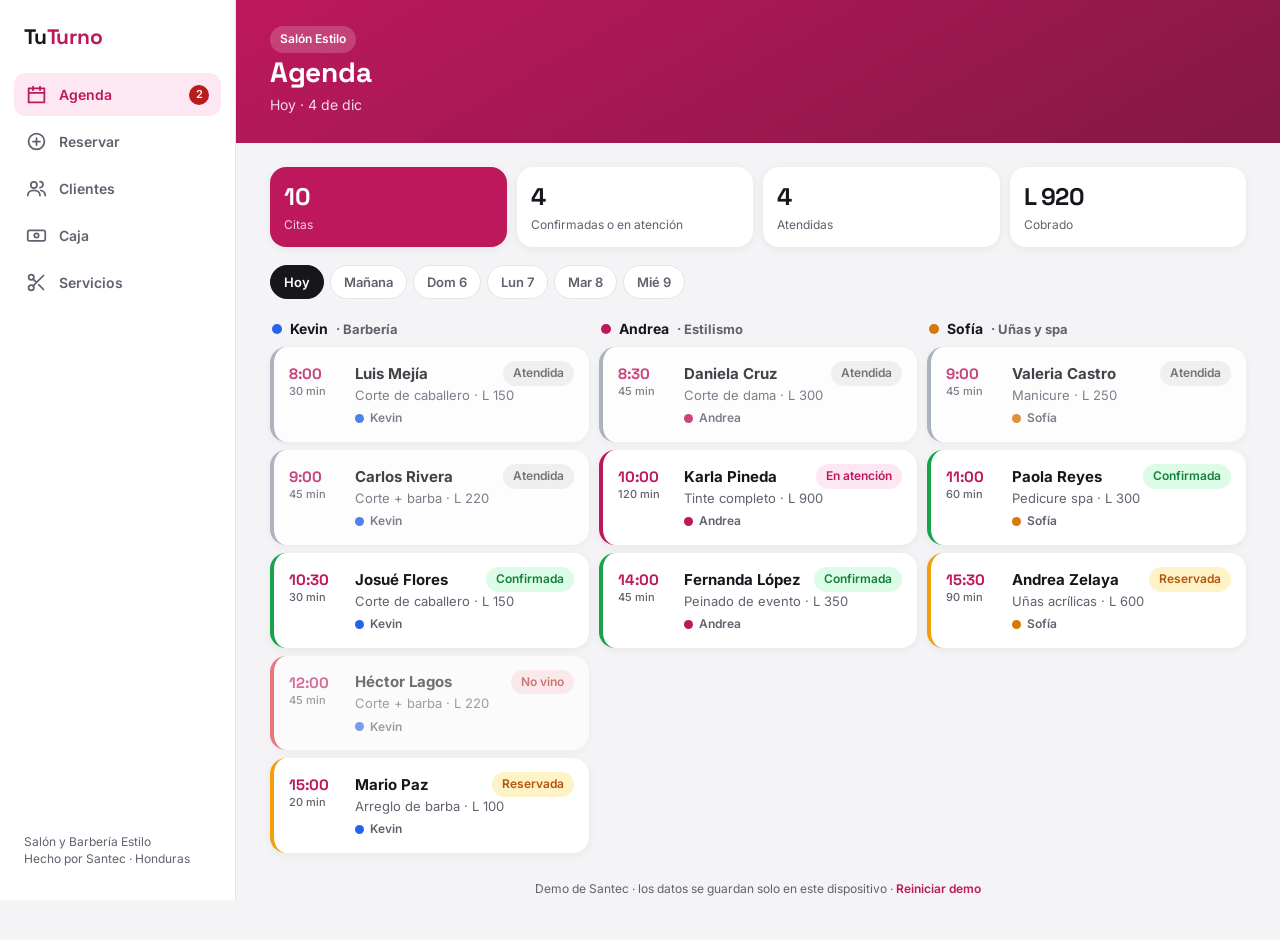
<file: apps/tuturno/index.html>
<!doctype html>
<html lang="es">
<head>
<link rel="apple-touch-icon" href="icon-192.png">
<meta charset="utf-8">
<meta name="viewport" content="width=device-width, initial-scale=1, viewport-fit=cover">
<meta name="theme-color" content="#BE185D">
<title>TuTurno — Salones, barberías y spas</title>
<link rel="manifest" href="manifest.json">
<link rel="preconnect" href="https://fonts.googleapis.com"><link rel="preconnect" href="https://fonts.gstatic.com" crossorigin>
<link href="https://fonts.googleapis.com/css2?family=Inter:wght@400;500;600;700&family=Space+Grotesk:wght@600;700&display=swap" rel="stylesheet">
<link rel="stylesheet" href="../_kit/kit.css">
<style>
:root{--brand:#BE185D;--brand2:#FBCFE8;--brand-s:#FCE7F3;--brand-ink:#fff;--hero:linear-gradient(150deg,#BE185D,#831843)}
.cita{display:grid;grid-template-columns:54px 1fr;gap:12px;align-items:start}
.cita .h{font-family:"Space Grotesk",sans-serif;font-weight:700;color:var(--brand);padding-top:2px}
.cita .h small{display:block;font-family:Inter,sans-serif;font-weight:500;color:var(--soft);font-size:11px}
.prof{display:inline-flex;align-items:center;gap:6px;font-size:12px;font-weight:600;color:var(--soft)}
.prof i{width:9px;height:9px;border-radius:50%}
.pcols{display:grid;gap:10px}
.pcol h3{display:flex;align-items:center;gap:8px;font-size:14px;margin:0 2px 8px}
.pcol h3 i{width:10px;height:10px;border-radius:50%}
.st0{border-left:4px solid #F59E0B}.st1{border-left:4px solid #16A34A}.st2{border-left:4px solid var(--brand)}.st3{border-left:4px solid #9CA3AF;opacity:.8}.st4{border-left:4px solid #DC2626;opacity:.6}
@media (min-width:900px){.pcols{grid-template-columns:repeat(3,minmax(0,1fr));align-items:start}.pcol .list{gap:8px}}
@media (max-width:899px){.pcol h3{display:none}.pcol.hide{display:none}}
</style>
</head>
<body>
<script src="../_kit/kit.js"></script>
<script>
/* ======================= DATOS ======================= */
const PROFS = [
  { id: 1, n: "Kevin", rol: "Barbería", color: "#2563EB" },
  { id: 2, n: "Andrea", rol: "Estilismo", color: "#BE185D" },
  { id: 3, n: "Sofía", rol: "Uñas y spa", color: "#D97706" },
];
const SERVICIOS = [
  { id: "c1", n: "Corte de caballero", rol: "Barbería", min: 30, p: 150 },
  { id: "c2", n: "Corte + barba", rol: "Barbería", min: 45, p: 220 },
  { id: "c3", n: "Arreglo de barba", rol: "Barbería", min: 20, p: 100 },
  { id: "e1", n: "Corte de dama", rol: "Estilismo", min: 45, p: 300 },
  { id: "e2", n: "Tinte completo", rol: "Estilismo", min: 120, p: 900 },
  { id: "e3", n: "Peinado de evento", rol: "Estilismo", min: 45, p: 350 },
  { id: "u1", n: "Manicure", rol: "Uñas y spa", min: 45, p: 250 },
  { id: "u2", n: "Pedicure spa", rol: "Uñas y spa", min: 60, p: 300 },
  { id: "u3", n: "Uñas acrílicas", rol: "Uñas y spa", min: 90, p: 600 },
];
const EST = ["Reservada", "Confirmada", "En atención", "Atendida", "No vino"];
const ESTC = ["c-warn", "c-ok", "c-brand", "", "c-bad"];
const METODOS = ["Efectivo", "Tarjeta", "Transferencia"];
const COMISION = 0.4;
const APERTURA = 8 * 60, CIERRE = 18 * 60, CIERRE_SAB = 16 * 60;

const iso = (d) => d.toISOString().slice(0, 10);
const hoyD = () => { const d = new Date(); d.setHours(12, 0, 0, 0); return d; };
const diaN = (k) => { const d = hoyD(); d.setDate(d.getDate() + k); return d; };
const etiqueta = (f) => { const d = new Date(f + "T12:00:00"); const k = Math.round((d - hoyD()) / 864e5);
  return k === 0 ? "Hoy" : k === 1 ? "Mañana" : `${DIAS[d.getDay()]} ${d.getDate()}`; };
const serv = (id) => S().servicios.find((s) => s.id === id);
const prof = (id) => PROFS.find((p) => p.id === id);
const S = () => SANTEC.S;

function semilla() {
  const h = iso(diaN(0)), m = iso(diaN(1));
  const c = (fecha, p, s, cli, tel, hora, e, met) => ({ id: Math.random().toString(36).slice(2, 9), fecha, prof: p, serv: s, cli, tel, hora: mins(hora), est: e, metodo: met || null });
  return {
    servicios: SERVICIOS.map((s) => ({ ...s })),
    citas: [
      c(h, 1, "c1", "Luis Mejía", "9876-1122", "8:00", 3, "Efectivo"), c(h, 1, "c2", "Carlos Rivera", "9455-2233", "9:00", 3, "Tarjeta"),
      c(h, 1, "c1", "Josué Flores", "3312-4455", "10:30", 1), c(h, 1, "c3", "Mario Paz", "8890-6677", "15:00", 0),
      c(h, 2, "e1", "Daniela Cruz", "9711-8899", "8:30", 3, "Transferencia"), c(h, 2, "e2", "Karla Pineda", "9512-3344", "10:00", 2),
      c(h, 2, "e3", "Fernanda López", "9988-1100", "14:00", 1),
      c(h, 3, "u1", "Valeria Castro", "3344-2211", "9:00", 3, "Efectivo"), c(h, 3, "u2", "Paola Reyes", "8877-3322", "11:00", 1),
      c(h, 3, "u3", "Andrea Zelaya", "9600-4455", "15:30", 0), c(h, 1, "c2", "Héctor Lagos", "9701-5566", "12:00", 4),
      c(m, 2, "e1", "Sara Molina", "9301-2244", "9:00", 1), c(m, 1, "c2", "Kevin Ordóñez", "9455-7788", "10:00", 0),
    ],
    res: { serv: null, prof: 0, dia: 0, hora: null },
  };
}

/* ======================= LÓGICA ======================= */
const delDia = (f) => S().citas.filter((c) => c.fecha === f).sort((a, b) => a.hora - b.hora);
const ocupa = (c) => c.est !== 4;
function libre(profId, fecha, ini, dur) {
  return !S().citas.some((c) => c.prof === profId && c.fecha === fecha && ocupa(c) && ini < c.hora + serv(c.serv).min && c.hora < ini + dur);
}
function horasLibres(sid, profSel, fecha) {
  const s = serv(sid); if (!s) return [];
  const d = new Date(fecha + "T12:00:00"); if (d.getDay() === 0) return [];
  const cierre = d.getDay() === 6 ? CIERRE_SAB : CIERRE;
  const ahoraM = fecha === iso(diaN(0)) ? new Date().getHours() * 60 + new Date().getMinutes() + 15 : 0;
  const profs = profSel ? [profSel] : PROFS.filter((p) => p.rol === s.rol).map((p) => p.id);
  const out = [];
  for (let t = APERTURA; t + s.min <= cierre; t += 30) {
    const quien = profs.find((p) => libre(p, fecha, t, s.min));
    out.push({ t, libre: t >= ahoraM && !!quien, quien });
  }
  return out;
}
const cobradas = (f) => S().citas.filter((c) => c.fecha === f && c.est === 3);

/* ======================= VISTAS ======================= */
let filtroProf = 0, diaAgenda = 0, buscar = "";
function tarjetaCita(c) {
  const s = serv(c.serv), p = prof(c.prof);
  return `<div class="card tap cita st${c.est}" onclick="detalle('${c.id}')">
    <div class="h">${hhmm(c.hora)}<small>${s.min} min</small></div>
    <div><div class="row"><b>${esc(c.cli)}</b><span class="chip ${ESTC[c.est]}">${EST[c.est]}</span></div>
      <div class="muted">${esc(s.n)} · ${L(s.p)}</div>
      <div class="prof" style="margin-top:6px"><i style="background:${p.color}"></i>${p.n}</div></div></div>`;
}
const vistas = {
  agenda() {
    const f = iso(diaN(diaAgenda)), cs = delDia(f), cob = cobradas(f);
    return SANTEC.hero("Agenda", `${etiqueta(f)} · ${new Date(f + "T12:00:00").getDate()} de ${MESES[new Date(f + "T12:00:00").getMonth()]}`) + `<main>
      <div class="stats">
        <div class="stat hi"><b>${cs.filter((c) => c.est !== 4).length}</b><small>Citas</small></div>
        <div class="stat"><b>${cs.filter((c) => c.est === 1 || c.est === 2).length}</b><small>Confirmadas o en atención</small></div>
        <div class="stat"><b>${cob.length}</b><small>Atendidas</small></div>
        <div class="stat"><b>${L(cob.reduce((a, c) => a + serv(c.serv).p, 0))}</b><small>Cobrado</small></div></div>
      <div class="seg">${[0, 1, 2, 3, 4, 5].map((k) => `<button class="${diaAgenda === k ? "on" : ""}" onclick="diaAgenda=${k};SANTEC.render()">${etiqueta(iso(diaN(k)))}</button>`).join("")}</div>
      <div class="seg only-m">${[{ id: 0, n: "Todos" }, ...PROFS].map((p) => `<button class="${filtroProf === p.id ? "on" : ""}" onclick="filtroProf=${p.id};SANTEC.render()">${p.n}</button>`).join("")}</div>
      <div class="pcols">${PROFS.map((p) => { const l = cs.filter((c) => c.prof === p.id);
        return `<div class="pcol ${filtroProf && filtroProf !== p.id ? "hide" : ""}"><h3><i style="background:${p.color}"></i>${p.n} <span class="muted">· ${p.rol}</span></h3>
          <div class="list">${l.map(tarjetaCita).join("") || `<div class="card empty">Sin citas</div>`}</div></div>`; }).join("")}</div>
      <button class="btn p only-m" onclick="SANTEC.go('#reservar')">+ Nueva cita</button></main>`;
  },
  reservar() {
    const r = S().res, s = serv(r.serv), f = iso(diaN(r.dia));
    const horas = s ? horasLibres(r.serv, r.prof, f) : [];
    const roles = [...new Set(S().servicios.map((x) => x.rol))];
    return SANTEC.hero("Reservar cita", "Así reservan tus clientes desde el celular") + `<main><div class="split"><div class="form">
      <div class="sec-h"><h2>1. Servicio</h2></div>
      ${roles.map((rol) => `<div class="muted" style="font-weight:600">${rol}</div><div class="opts wide">${S().servicios.filter((x) => x.rol === rol).map((x) =>
        `<button type="button" class="opt ${r.serv === x.id ? "sel" : ""}" onclick="elegir('serv','${x.id}')"><b>${esc(x.n)}</b><small>${x.min} min · ${L(x.p)}</small></button>`).join("")}</div>`).join("")}
      ${s ? `<div class="sec-h"><h2>2. Profesional</h2></div><div class="opts wide">
        <button type="button" class="opt ${!r.prof ? "sel" : ""}" onclick="elegir('prof',0)"><b>Cualquiera</b><small>El primero libre</small></button>
        ${PROFS.filter((p) => p.rol === s.rol).map((p) => `<button type="button" class="opt ${r.prof === p.id ? "sel" : ""}" onclick="elegir('prof',${p.id})"><b>${p.n}</b><small>${p.rol}</small></button>`).join("")}</div>
      <div class="sec-h"><h2>3. Día</h2></div>
      <div class="seg">${[0, 1, 2, 3, 4, 5, 6].map((k) => { const fx = iso(diaN(k)), dom = diaN(k).getDay() === 0;
        return `<button class="${r.dia === k ? "on" : ""}" ${dom ? "disabled title='Cerrado'" : ""} onclick="elegir('dia',${k})">${etiqueta(fx)}${dom ? " · cerrado" : ""}</button>`; }).join("")}</div>
      <div class="sec-h"><h2>4. Hora</h2><span class="muted">${diaN(r.dia).getDay() === 6 ? "Sábado hasta las 4:00 p. m." : "8:00 a. m. a 6:00 p. m."}</span></div>
      ${horas.length ? `<div class="grid-t">${horas.map((h) => `<button type="button" class="slot-b ${r.hora === h.t ? "sel" : ""}" ${h.libre ? "" : "disabled"} onclick="elegir('hora',${h.t})">${hhmm(h.t)}</button>`).join("")}</div>` : `<div class="card empty">Cerrado este día</div>`}` : `<div class="card empty">Elige un servicio para ver profesionales y horarios</div>`}
      </div><div class="sticky"><div class="card form">
        <h2 class="f-d" style="font-size:17px">Tus datos</h2>
        <label class="f">Nombre<input class="in" id="r_n" autocomplete="name" placeholder="Ej. María López"></label>
        <label class="f">WhatsApp<input class="in" id="r_t" inputmode="tel" placeholder="9999-9999"></label>
        <div class="muted">${s && r.hora != null ? `<b>${esc(s.n)}</b> · ${etiqueta(f)} a las ${hhmm(r.hora)} · ${L(s.p)}` : "Elige servicio, día y hora."}</div>
        <button class="btn p" ${s && r.hora != null ? "" : "disabled"} onclick="confirmar()">Confirmar cita</button>
        <div class="muted" style="text-align:center">Te llega un recordatorio por WhatsApp un día antes.</div></div></div></div></main>`;
  },
  clientes() {
    const mapa = {};
    S().citas.forEach((c) => { const k = c.tel; (mapa[k] ||= { n: c.cli, tel: c.tel, citas: [] }).citas.push(c); });
    let l = Object.values(mapa).map((x) => ({ ...x, at: x.citas.filter((c) => c.est === 3), ult: x.citas.slice().sort((a, b) => (b.fecha + hhmm(b.hora)).localeCompare(a.fecha + hhmm(a.hora)))[0] }));
    if (buscar) l = l.filter((x) => (x.n + " " + x.tel).toLowerCase().includes(buscar.toLowerCase()));
    l.sort((a, b) => b.at.length - a.at.length || a.n.localeCompare(b.n));
    return SANTEC.hero("Clientes", `${Object.keys(mapa).length} clientes registrados`) + `<main>
      <input class="in" placeholder="Buscar por nombre o teléfono" value="${esc(buscar)}" oninput="buscar=this.value;pintarClientes()" id="bq" aria-label="Buscar cliente">
      <div class="list cols" id="lc">${l.map((x) => `<div class="card tap row" onclick="fichaCliente('${esc(x.tel)}')"><div style="display:flex;gap:12px;align-items:center">
        <div class="av">${iniciales(x.n)}</div><div><b>${esc(x.n)}</b><div class="muted">${esc(x.tel)} · ${x.at.length} visita${x.at.length === 1 ? "" : "s"}</div></div></div>
        <span class="muted">${esc(serv(x.ult.serv).n)}</span></div>`).join("") || `<div class="card empty">Sin resultados</div>`}</div></main>`;
  },
  caja() {
    const f = iso(diaN(0)), cob = cobradas(f), tot = cob.reduce((a, c) => a + serv(c.serv).p, 0);
    return SANTEC.hero("Caja de hoy", "Solo cuenta las citas atendidas y cobradas") + `<main>
      <div class="stats"><div class="stat hi"><b>${L(tot)}</b><small>Total cobrado</small></div><div class="stat"><b>${cob.length}</b><small>Servicios</small></div>
        <div class="stat"><b>${cob.length ? L(tot / cob.length) : "—"}</b><small>Ticket promedio</small></div><div class="stat"><b>${L(tot * (1 - COMISION))}</b><small>Queda para el negocio</small></div></div>
      <div class="split"><div class="card"><h2 class="f-d" style="font-size:16px;margin-bottom:6px">Por profesional</h2><table class="t">
        <tr><th>Profesional</th><th class="n">Servicios</th><th class="n">Vendido</th><th class="n">Comisión ${COMISION * 100}%</th></tr>
        ${PROFS.map((p) => { const l = cob.filter((c) => c.prof === p.id), v = l.reduce((a, c) => a + serv(c.serv).p, 0);
          return `<tr><td>${p.n}</td><td class="n">${l.length}</td><td class="n">${L(v)}</td><td class="n">${L(v * COMISION)}</td></tr>`; }).join("")}</table></div>
      <div class="card"><h2 class="f-d" style="font-size:16px;margin-bottom:6px">Por forma de pago</h2><table class="t">
        ${METODOS.map((m) => `<tr><td>${m}</td><td class="n">${L(cob.filter((c) => c.metodo === m).reduce((a, c) => a + serv(c.serv).p, 0))}</td></tr>`).join("")}
        <tr class="tot"><td>Total</td><td class="n">${L(tot)}</td></tr></table>
        <button class="btn p" style="margin-top:12px" onclick="SANTEC.toast('Cierre de caja enviado por WhatsApp al dueño')">Cerrar caja del día</button></div></div></main>`;
  },
  servicios() {
    const roles = [...new Set(S().servicios.map((x) => x.rol))];
    return SANTEC.hero("Servicios y precios", "Cambia un precio y se actualiza en las reservas") + `<main><div class="list cols">${roles.map((rol) => `<div class="card">
      <h2 class="f-d" style="font-size:16px;margin-bottom:4px">${rol}</h2><div class="muted" style="margin-bottom:6px">${PROFS.filter((p) => p.rol === rol).map((p) => p.n).join(", ")}</div>
      <table class="t">${S().servicios.filter((x) => x.rol === rol).map((x) => `<tr><td>${esc(x.n)}<div class="muted">${x.min} min</div></td>
        <td class="n"><label>L <input class="in" style="width:92px;padding:7px 9px;text-align:right" type="number" min="0" step="10" value="${x.p}" aria-label="Precio de ${esc(x.n)}" onchange="precio('${x.id}',this.value)"></label></td></tr>`).join("")}</table></div>`).join("")}</div></main>`;
  },
};

/* ======================= ACCIONES ======================= */
function elegir(k, v) { const r = S().res; r[k] = v; if (k === "serv") { r.prof = 0; r.hora = null; } if (k === "prof" || k === "dia") r.hora = null; SANTEC.save(); SANTEC.render(); }
function confirmar() {
  const r = S().res, n = document.getElementById("r_n").value.trim(), t = document.getElementById("r_t").value.trim();
  if (!n || !/\d{4}-?\d{4}/.test(t)) return SANTEC.toast("Escribe tu nombre y un WhatsApp de 8 dígitos");
  const f = iso(diaN(r.dia)), h = horasLibres(r.serv, r.prof, f).find((x) => x.t === r.hora);
  if (!h || !h.libre) { r.hora = null; SANTEC.render(); return SANTEC.toast("Esa hora ya se ocupó, elige otra"); }
  S().citas.push({ id: Math.random().toString(36).slice(2, 9), fecha: f, prof: h.quien, serv: r.serv, cli: n, tel: t, hora: r.hora, est: 0, metodo: null });
  SANTEC.toast(`✅ Cita confirmada con ${prof(h.quien).n}: ${etiqueta(f)} a las ${hhmm(r.hora)}`);
  S().res = { serv: null, prof: 0, dia: 0, hora: null }; SANTEC.save(); SANTEC.render();
}
function detalle(id) {
  const c = S().citas.find((x) => x.id === id), s = serv(c.serv), p = prof(c.prof);
  const acc = {
    0: `<button class="btn w" onclick="estado('${id}',1,'Confirmación enviada a ${esc(c.cli)} por WhatsApp')">Confirmar por WhatsApp</button><div class="btns"><button class="btn g" onclick="estado('${id}',4,'Marcada como no vino')">No vino</button><button class="btn bad" onclick="cancelar('${id}')">Cancelar cita</button></div>`,
    1: `<button class="btn p" onclick="estado('${id}',2,'Atención iniciada')">Iniciar atención</button><div class="btns"><button class="btn w" onclick="SANTEC.toast('Recordatorio enviado a ${esc(c.cli)}')">Recordar</button><button class="btn g" onclick="estado('${id}',4,'Marcada como no vino')">No vino</button></div>`,
    2: `<div class="muted" style="font-weight:600">Cobrar ${L(s.p)} con:</div><div class="btns" style="grid-template-columns:repeat(3,1fr)">${METODOS.map((m) => `<button class="btn g" onclick="cobrar('${id}','${m}')">${m}</button>`).join("")}</div>`,
    3: `<div class="card" style="background:var(--ok-s);color:var(--ok);font-weight:600">Cobrado ${L(s.p)} · ${esc(c.metodo)}</div><button class="btn w" onclick="SANTEC.toast('Agradecimiento y encuesta enviados a ${esc(c.cli)}')">Enviar agradecimiento</button>`,
    4: `<button class="btn g" onclick="estado('${id}',0,'Cita reactivada')">Reactivar cita</button>`,
  }[c.est];
  SANTEC.sheet(`<h3>${esc(c.cli)}</h3><div class="form">
    <div class="card"><div class="row"><span class="muted">Servicio</span><b>${esc(s.n)}</b></div><div class="row" style="margin-top:6px"><span class="muted">Profesional</span><b>${p.n}</b></div>
    <div class="row" style="margin-top:6px"><span class="muted">Fecha</span><b>${etiqueta(c.fecha)} · ${hhmm(c.hora)} a ${hhmm(c.hora + s.min)}</b></div>
    <div class="row" style="margin-top:6px"><span class="muted">Precio</span><b>${L(s.p)}</b></div><div class="row" style="margin-top:6px"><span class="muted">WhatsApp</span><b>${esc(c.tel)}</b></div>
    <div style="margin-top:10px"><span class="chip ${ESTC[c.est]}">${EST[c.est]}</span></div></div>${acc}</div>`);
}
function estado(id, e, msg) { S().citas.find((x) => x.id === id).est = e; SANTEC.save(); SANTEC.cerrar(); SANTEC.render(); SANTEC.toast(msg); }
function cobrar(id, m) { const c = S().citas.find((x) => x.id === id); c.est = 3; c.metodo = m; SANTEC.save(); SANTEC.cerrar(); SANTEC.render(); SANTEC.toast(`Cobrado ${L(serv(c.serv).p)} en ${m.toLowerCase()}`); }
function cancelar(id) { S().citas = S().citas.filter((x) => x.id !== id); SANTEC.save(); SANTEC.cerrar(); SANTEC.render(); SANTEC.toast("Cita cancelada y horario liberado"); }
function precio(id, v) { const s = serv(id); s.p = Math.max(0, Math.round(+v || 0)); SANTEC.save(); SANTEC.toast(`${s.n}: ahora ${L(s.p)}`); }
function pintarClientes() { const html = vistas.clientes(); const tmp = document.createElement("div"); tmp.innerHTML = html; document.getElementById("lc").innerHTML = tmp.querySelector("#lc").innerHTML; }
function fichaCliente(tel) {
  const l = S().citas.filter((c) => c.tel === tel).sort((a, b) => (b.fecha + String(b.hora).padStart(4, "0")).localeCompare(a.fecha + String(a.hora).padStart(4, "0")));
  const gast = l.filter((c) => c.est === 3).reduce((a, c) => a + serv(c.serv).p, 0);
  SANTEC.sheet(`<h3>${esc(l[0].cli)}</h3><div class="form"><div class="stats"><div class="stat"><b>${l.filter((c) => c.est === 3).length}</b><small>Visitas</small></div><div class="stat"><b>${L(gast)}</b><small>Ha gastado</small></div></div>
    <div class="card"><table class="t">${l.map((c) => `<tr><td>${etiqueta(c.fecha)} ${hhmm(c.hora)}<div class="muted">${esc(serv(c.serv).n)} · ${prof(c.prof).n}</div></td><td class="n"><span class="chip ${ESTC[c.est]}">${EST[c.est]}</span></td></tr>`).join("")}</table></div>
    <button class="btn w" onclick="SANTEC.toast('Promoción enviada a ${esc(l[0].cli)} por WhatsApp')">Enviar promoción por WhatsApp</button></div>`);
}

SantecApp({
  id: "tuturno", titulo: "TuTurno — Salones, barberías y spas", nombre: "Tu<span>Turno</span>", negocio: "Salón y Barbería Estilo", pill: "Salón Estilo",
  tabs: [["agenda", "Agenda", "agenda"], ["reservar", "Reservar", "plus"], ["clientes", "Clientes", "users"], ["caja", "Caja", "cash"], ["servicios", "Servicios", "scissors"]],
  badges: { agenda: () => delDia(iso(diaN(0))).filter((c) => c.est === 0).length },
  vistas, semilla,
});
</script>
</body>
</html>
</file>
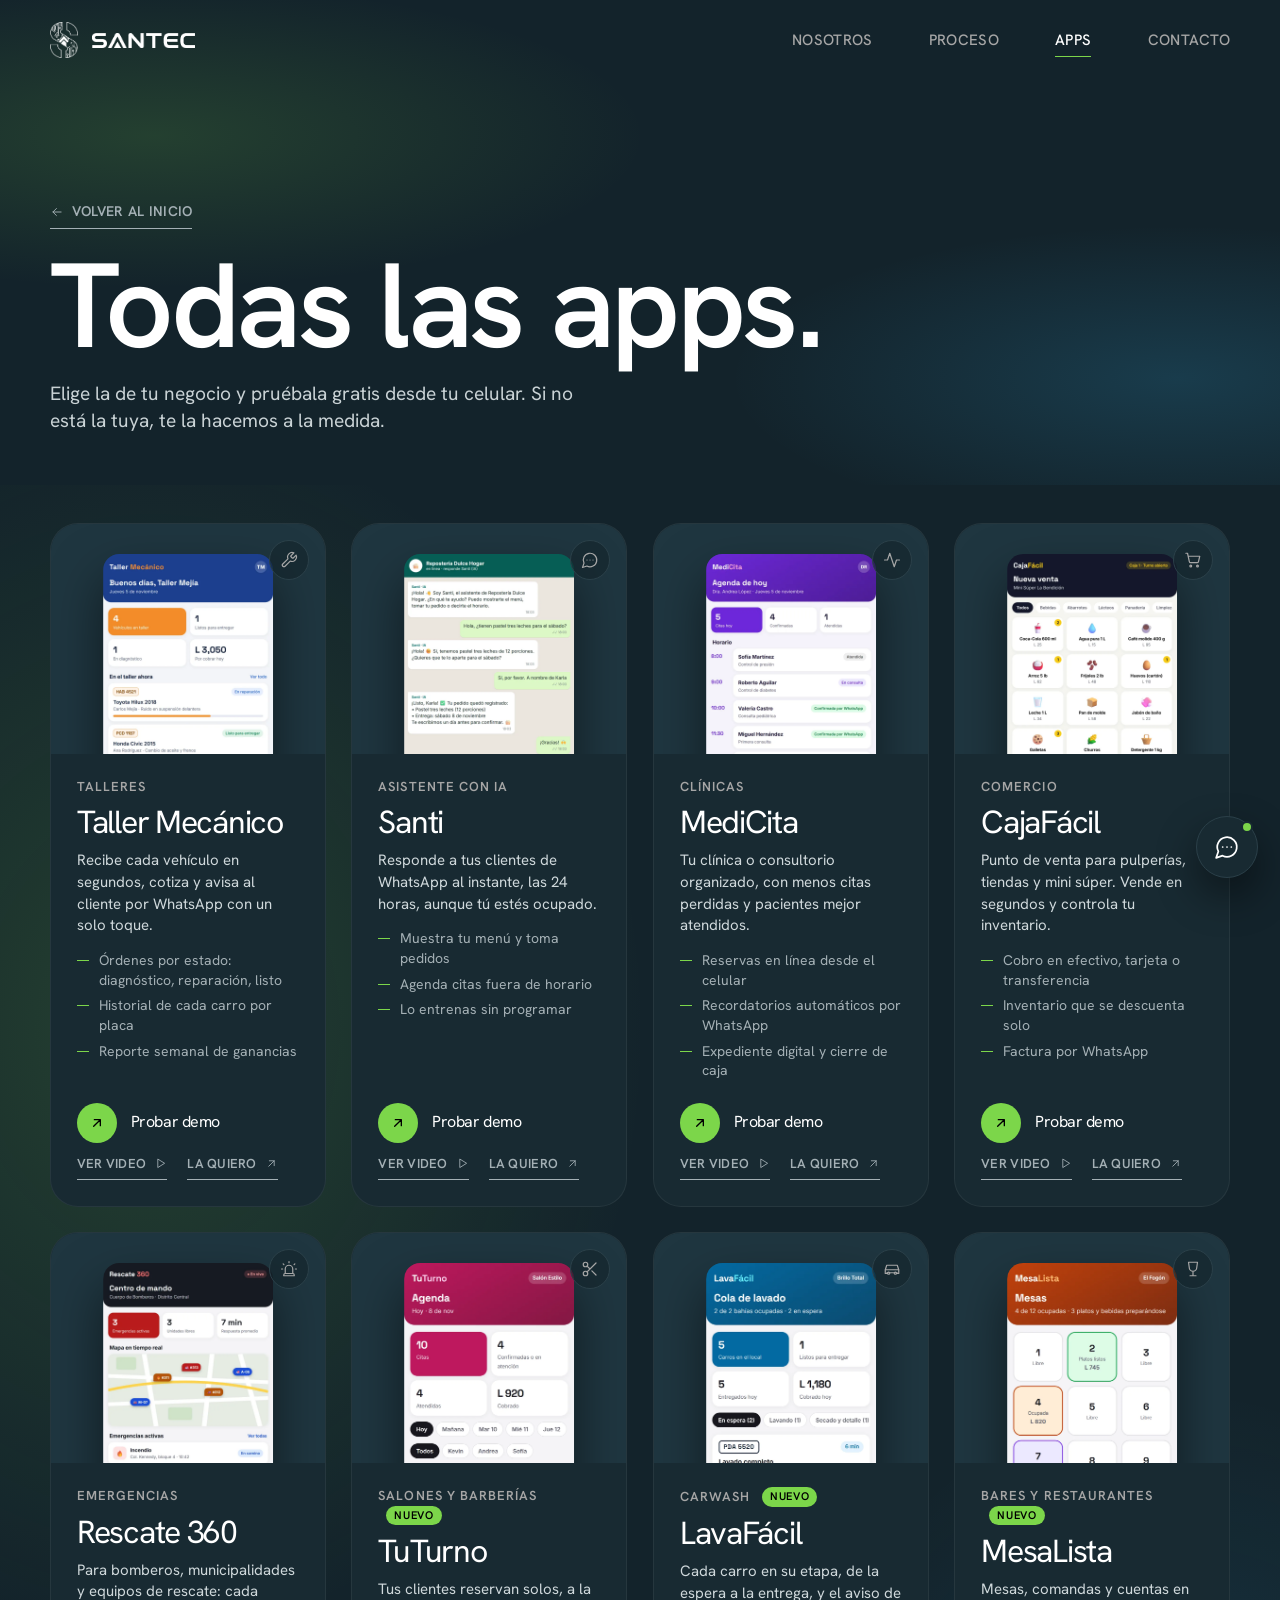
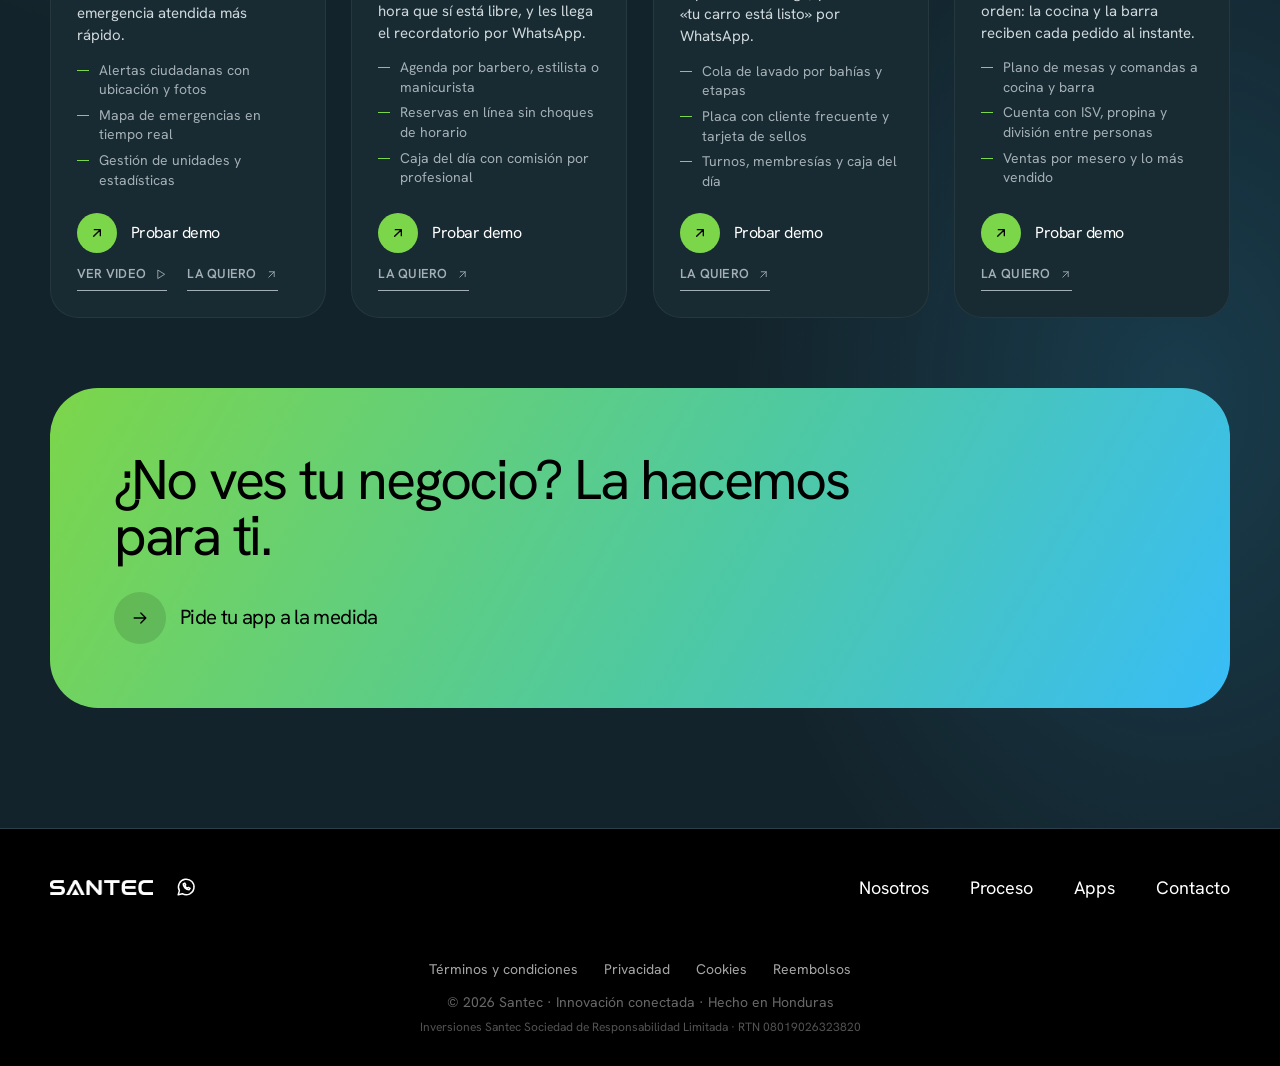
<file: aplicaciones.html>
<!doctype html>
<html lang="es">
<head>
<meta charset="utf-8">
<meta name="viewport" content="width=device-width, initial-scale=1">
<title>Todas las apps — Santec</title>
<meta name="description" content="Catálogo de apps de Santec para negocios hondureños: talleres, clínicas, tiendas, salones y barberías, carwash, bares y restaurantes, emergencias y atención por WhatsApp con IA.">
<meta name="theme-color" content="#13232B">
<link rel="canonical" href="https://santec-hn.github.io/aplicaciones.html">
<link rel="icon" type="image/png" sizes="32x32" href="assets/brand/favicon-32.png">
<link rel="apple-touch-icon" href="assets/brand/apple-touch-icon.png">
<meta property="og:type" content="website">
<meta property="og:site_name" content="Santec">
<meta property="og:locale" content="es_HN">
<meta property="og:url" content="https://santec-hn.github.io/aplicaciones.html">
<meta property="og:title" content="Todas las apps de Santec">
<meta property="og:description" content="Apps hechas en Honduras para cada tipo de negocio. Pruébalas gratis desde tu celular.">
<meta property="og:image" content="https://santec-hn.github.io/assets/brand/og-santec.jpg">
<link rel="preconnect" href="https://fonts.googleapis.com">
<link rel="preconnect" href="https://fonts.gstatic.com" crossorigin>
<link href="https://fonts.googleapis.com/css2?family=Hanken+Grotesk:wght@400;500;600&display=swap" rel="stylesheet">
<link rel="stylesheet" href="styles.css?v=25">
</head>
<body class="catalog-page">
<a class="skip" href="#catalogo">Saltar al catálogo</a>

<svg width="0" height="0" style="position:absolute" aria-hidden="true">
  <defs>
    <symbol id="i-arrow" viewBox="0 0 24 24"><path d="M5 12h14M13 6l6 6-6 6"/></symbol>
    <symbol id="i-arrow-up" viewBox="0 0 24 24"><path d="M7 17 17 7M8 7h9v9"/></symbol>
    <symbol id="i-play" viewBox="0 0 24 24"><path d="M7 4.5v15l12-7.5z"/></symbol>
    <symbol id="i-wrench" viewBox="0 0 24 24"><path d="M14.7 6.3a1 1 0 0 0 0 1.4l1.6 1.6a1 1 0 0 0 1.4 0l3.8-3.8a6 6 0 0 1-7.9 7.9l-6.9 6.9a2.1 2.1 0 0 1-3-3l6.9-6.9a6 6 0 0 1 7.9-7.9z"/></symbol>
    <symbol id="i-chat" viewBox="0 0 24 24"><path d="M7.9 20A9 9 0 1 0 4 16.1L2 22z"/><path d="M8 12h.01M12 12h.01M16 12h.01"/></symbol>
    <symbol id="i-pulse" viewBox="0 0 24 24"><path d="M22 12h-4l-3 9L9 3l-3 9H2"/></symbol>
    <symbol id="i-cart" viewBox="0 0 24 24"><circle cx="9" cy="20" r="1.2"/><circle cx="18" cy="20" r="1.2"/><path d="M2.5 3h2.2l2.4 11.2a1.8 1.8 0 0 0 1.8 1.4h8.6a1.8 1.8 0 0 0 1.8-1.4L21 7H5.7"/></symbol>
    <symbol id="i-siren" viewBox="0 0 24 24"><path d="M7 18v-6a5 5 0 0 1 10 0v6"/><path d="M5 21h14v-1a2 2 0 0 0-2-2H7a2 2 0 0 0-2 2z"/><path d="M12 2v1.5M4.2 5.2l1 1M19.8 5.2l-1 1M2 12h1.5M20.5 12H22"/></symbol>
    <symbol id="i-store" viewBox="0 0 24 24"><path d="M3 9.5 4.5 4h15L21 9.5"/><path d="M3 9.5a3 3 0 0 0 6 0 3 3 0 0 0 6 0 3 3 0 0 0 6 0"/><path d="M5 12.5V20h14v-7.5M10 20v-4.5h4V20"/></symbol>
    <symbol id="i-calendar" viewBox="0 0 24 24"><rect x="3" y="4.5" width="18" height="16.5" rx="2"/><path d="M16 2.5v4M8 2.5v4M3 10h18"/></symbol>
    <symbol id="i-building" viewBox="0 0 24 24"><path d="M4 21V5a1 1 0 0 1 1-1h9a1 1 0 0 1 1 1v16M15 9h4a1 1 0 0 1 1 1v11M2 21h20"/><path d="M8 8h3M8 12h3M8 16h3"/></symbol>
    <symbol id="i-utensils" viewBox="0 0 24 24"><path d="M5 2v7a2 2 0 0 0 2 2h0a2 2 0 0 0 2-2V2M7 2v20M19 15V2a5 5 0 0 0-4 5v6a2 2 0 0 0 2 2h2zm0 0v7"/></symbol>
    <symbol id="i-pin" viewBox="0 0 24 24"><path d="M20 10c0 6-8 12-8 12s-8-6-8-12a8 8 0 0 1 16 0z"/><circle cx="12" cy="10" r="3"/></symbol>
    <symbol id="i-whatsapp" viewBox="0 0 24 24"><path d="M3.5 20.5 4.8 16A8.5 8.5 0 1 1 8 19.3z"/><path d="M9 8.6c0 3.2 2.9 6.4 6.3 6.4l1.2-1.5-2-1-1 .8a5 5 0 0 1-2.6-2.6l.8-1-1-2z"/></symbol>
    <symbol id="i-pause" viewBox="0 0 24 24"><path d="M8 5v14M16 5v14"/></symbol>
    <symbol id="i-volume" viewBox="0 0 24 24"><path d="M11 5 6 9H3v6h3l5 4z"/><path d="M15.5 8.5a5 5 0 0 1 0 7M18.5 5.5a9 9 0 0 1 0 13"/></symbol>
    <symbol id="i-mute" viewBox="0 0 24 24"><path d="M11 5 6 9H3v6h3l5 4z"/><path d="m16 9 6 6M22 9l-6 6"/></symbol>
    <symbol id="i-close" viewBox="0 0 24 24"><path d="M6 6l12 12M18 6 6 18"/></symbol>
    <symbol id="i-scissors" viewBox="0 0 24 24"><circle cx="6" cy="6" r="3"/><circle cx="6" cy="18" r="3"/><path d="M20 4 8.1 15.9M14.5 14.5 20 20M8.1 8.1 12 12"/></symbol>
    <symbol id="i-car" viewBox="0 0 24 24"><path d="M5 17h14M3 13l2-6h14l2 6v5h-3M3 13v5h3M3 13h18"/><circle cx="7.5" cy="17.5" r="1.5"/><circle cx="16.5" cy="17.5" r="1.5"/></symbol>
    <symbol id="i-glass" viewBox="0 0 24 24"><path d="M6 3h12l-1 7a5 5 0 0 1-10 0zM12 15v6M8 21h8"/></symbol>
  </defs>
</svg>

<header class="nav" id="nav">
  <a href="index.html" class="brand" aria-label="Santec, inicio">
    <img src="assets/brand/santec-mark.png" alt="" class="brand-mark">
    <img src="assets/brand/santec-wordmark.png" alt="SANTEC" class="brand-word">
  </a>
  <nav class="nav-links" id="navLinks">
    <a href="index.html#nosotros">Nosotros</a>
    <a href="index.html#proceso">Proceso</a>
    <a href="aplicaciones.html" class="active" aria-current="page">Apps</a>
    <a href="index.html#contacto">Contacto</a>
  </nav>
  <button class="nav-toggle" id="navToggle" aria-label="Abrir menú" aria-expanded="false" aria-controls="navLinks"><span></span><span></span></button>
</header>

<main>
  <section class="catalog-hero tint">
    <div class="wrap">
      <a class="text-link back-link" href="index.html#apps"><svg style="transform:rotate(180deg)"><use href="#i-arrow"/></svg> Volver al inicio</a>
      <h1>Todas las apps.</h1>
      <p class="catalog-lead">Elige la de tu negocio y pruébala gratis desde tu celular. Si no está la tuya, te la hacemos a la medida.</p>
    </div>
  </section>

  <section class="catalog tint" aria-label="Catálogo de apps">
    <div class="wrap">
      <div class="catalog-grid" id="catalogo"></div>

      <a class="feature catalog-cta" href="https://wa.me/50497458718?text=Hola%20Santec%2C%20quiero%20una%20app%20a%20la%20medida" target="_blank" rel="noopener">
        <div class="feature-copy">
          <h2 class="h2">¿No ves tu negocio? La hacemos para ti.</h2>
          <span class="btn-circle as-span"><span class="circle"><svg><use href="#i-arrow"/></svg></span>Pide tu app a la medida</span>
        </div>
      </a>
    </div>
  </section>
</main>

<footer class="footer">
  <div class="wrap footer-row">
    <div class="footer-brand">
      <img src="assets/brand/santec-wordmark.png" alt="SANTEC" class="brand-word">
      <a class="social" href="https://wa.me/50497458718" target="_blank" rel="noopener" aria-label="WhatsApp"><svg><use href="#i-whatsapp"/></svg></a>
    </div>
    <nav class="footer-links">
      <a href="index.html#nosotros">Nosotros</a><a href="index.html#proceso">Proceso</a><a href="index.html#apps">Apps</a><a href="index.html#contacto">Contacto</a>
    </nav>
  </div>
  <nav class="footer-legal" aria-label="Documentos legales">
    <a href="terminos.html">Términos y condiciones</a><a href="privacidad.html">Privacidad</a><a href="cookies.html">Cookies</a><a href="reembolsos.html">Reembolsos</a>
  </nav>
  <p class="copy">© <span id="year"></span> Santec · Innovación conectada · Hecho en Honduras</p>
  <p class="copy legal-id">Inversiones Santec Sociedad de Responsabilidad Limitada · RTN 08019026323820</p>
</footer>

<dialog id="videoModal" aria-label="Video de la app">
  <button class="modal-close" aria-label="Cerrar"><svg><use href="#i-close"/></svg></button>
  <video controls playsinline></video>
</dialog>

<script src="apps-data.js?v=1"></script>
<script src="catalogo.js?v=1"></script>
<script src="chat.js?v=2" defer></script>
</body>
</html>
</file>
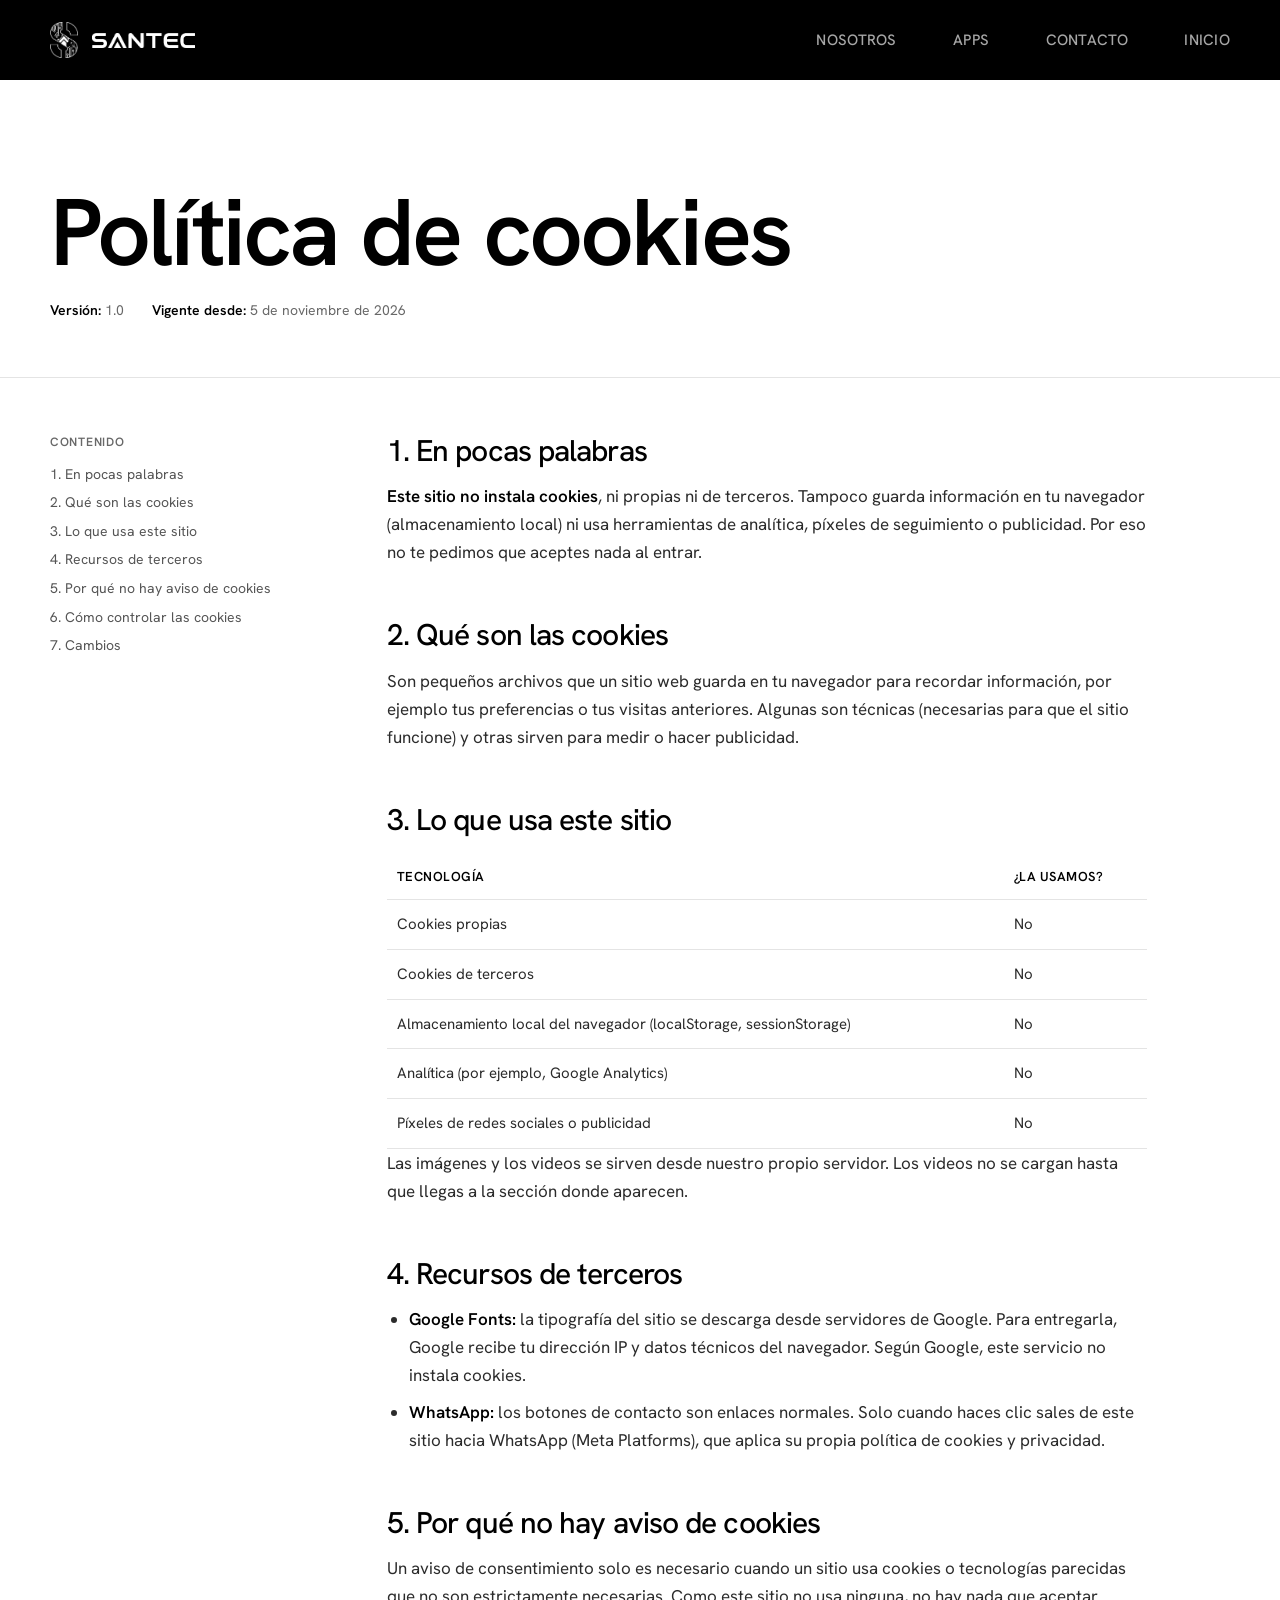
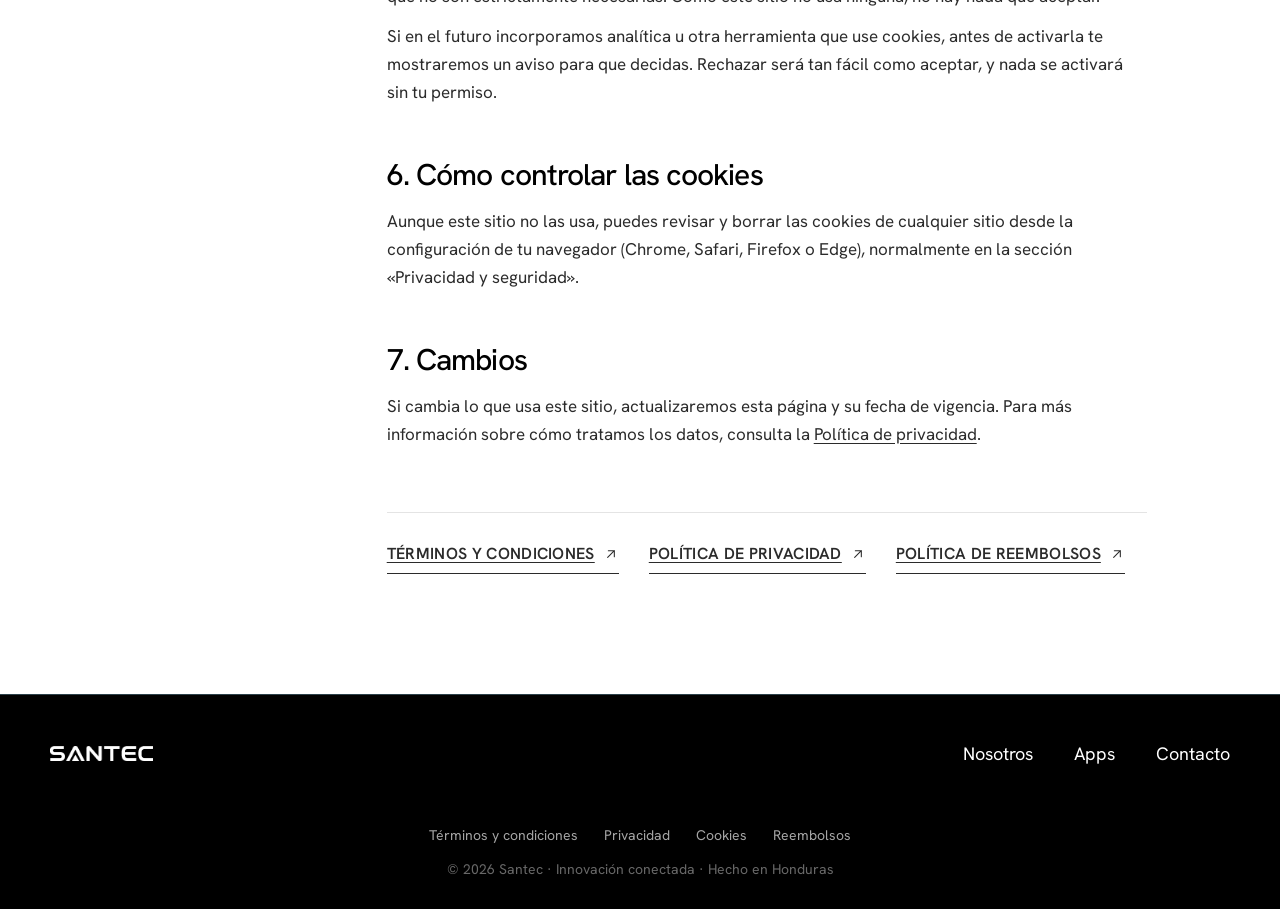
<file: cookies.html>
<!doctype html>
<html lang="es">
<head>
<meta charset="utf-8">
<meta name="viewport" content="width=device-width, initial-scale=1">
<title>Política de cookies — Santec</title>
<meta name="description" content="Este sitio no usa cookies. Te explicamos qué recursos externos carga y por qué no necesitas aceptar nada.">
<meta name="theme-color" content="#000000">
<link rel="icon" type="image/png" sizes="32x32" href="assets/brand/favicon-32.png"><link rel="apple-touch-icon" href="assets/brand/apple-touch-icon.png">
<link rel="preconnect" href="https://fonts.googleapis.com">
<link rel="preconnect" href="https://fonts.gstatic.com" crossorigin>
<link href="https://fonts.googleapis.com/css2?family=Hanken+Grotesk:wght@400;500;600&display=swap" rel="stylesheet">
<link rel="stylesheet" href="styles.css?v=17">
</head>
<body class="legal-page">

<header class="nav" id="nav">
  <a href="index.html" class="brand" aria-label="Santec, inicio">
    <img src="assets/brand/santec-mark.png" alt="" class="brand-mark">
    <img src="assets/brand/santec-wordmark.png" alt="SANTEC" class="brand-word">
  </a>
  <nav class="nav-links" id="navLinks">
    <a href="index.html#nosotros">Nosotros</a>
    <a href="index.html#apps">Apps</a>
    <a href="index.html#contacto">Contacto</a>
    <a href="index.html">Inicio</a>
  </nav>
  <button class="nav-toggle" id="navToggle" aria-label="Abrir menú" aria-expanded="false"><span></span><span></span></button>
</header>

<main>
  <section class="legal-hero">
    <div class="wrap">
      <h1>Política de cookies</h1>
      <div class="legal-meta">
        <span><b>Versión:</b> 1.0</span>
        <span><b>Vigente desde:</b> 5 de noviembre de 2026</span>
      </div>
    </div>
  </section>

  <div class="wrap legal-layout">
    <aside class="legal-toc">
      <p>Contenido</p>
      <ol>
        <li><a href="#c1">1. En pocas palabras</a></li>
        <li><a href="#c2">2. Qué son las cookies</a></li>
        <li><a href="#c3">3. Lo que usa este sitio</a></li>
        <li><a href="#c4">4. Recursos de terceros</a></li>
        <li><a href="#c5">5. Por qué no hay aviso de cookies</a></li>
        <li><a href="#c6">6. Cómo controlar las cookies</a></li>
        <li><a href="#c7">7. Cambios</a></li>
      </ol>
    </aside>

    <article class="legal-body">
      <h2 id="c1">1. En pocas palabras</h2>
      <p><strong>Este sitio no instala cookies</strong>, ni propias ni de terceros. Tampoco guarda información en tu navegador (almacenamiento local) ni usa herramientas de analítica, píxeles de seguimiento o publicidad. Por eso no te pedimos que aceptes nada al entrar.</p>

      <h2 id="c2">2. Qué son las cookies</h2>
      <p>Son pequeños archivos que un sitio web guarda en tu navegador para recordar información, por ejemplo tus preferencias o tus visitas anteriores. Algunas son técnicas (necesarias para que el sitio funcione) y otras sirven para medir o hacer publicidad.</p>

      <h2 id="c3">3. Lo que usa este sitio</h2>
      <table class="legal-table">
        <thead><tr><th>Tecnología</th><th>¿La usamos?</th></tr></thead>
        <tbody>
          <tr><td>Cookies propias</td><td>No</td></tr>
          <tr><td>Cookies de terceros</td><td>No</td></tr>
          <tr><td>Almacenamiento local del navegador (localStorage, sessionStorage)</td><td>No</td></tr>
          <tr><td>Analítica (por ejemplo, Google Analytics)</td><td>No</td></tr>
          <tr><td>Píxeles de redes sociales o publicidad</td><td>No</td></tr>
        </tbody>
      </table>
      <p>Las imágenes y los videos se sirven desde nuestro propio servidor. Los videos no se cargan hasta que llegas a la sección donde aparecen.</p>

      <h2 id="c4">4. Recursos de terceros</h2>
      <ul>
        <li><strong>Google Fonts:</strong> la tipografía del sitio se descarga desde servidores de Google. Para entregarla, Google recibe tu dirección IP y datos técnicos del navegador. Según Google, este servicio no instala cookies.</li>
        <li><strong>WhatsApp:</strong> los botones de contacto son enlaces normales. Solo cuando haces clic sales de este sitio hacia WhatsApp (Meta Platforms), que aplica su propia política de cookies y privacidad.</li>
      </ul>

      <h2 id="c5">5. Por qué no hay aviso de cookies</h2>
      <p>Un aviso de consentimiento solo es necesario cuando un sitio usa cookies o tecnologías parecidas que no son estrictamente necesarias. Como este sitio no usa ninguna, no hay nada que aceptar.</p>
      <p>Si en el futuro incorporamos analítica u otra herramienta que use cookies, antes de activarla te mostraremos un aviso para que decidas. Rechazar será tan fácil como aceptar, y nada se activará sin tu permiso.</p>

      <h2 id="c6">6. Cómo controlar las cookies</h2>
      <p>Aunque este sitio no las usa, puedes revisar y borrar las cookies de cualquier sitio desde la configuración de tu navegador (Chrome, Safari, Firefox o Edge), normalmente en la sección «Privacidad y seguridad».</p>

      <h2 id="c7">7. Cambios</h2>
      <p>Si cambia lo que usa este sitio, actualizaremos esta página y su fecha de vigencia. Para más información sobre cómo tratamos los datos, consulta la <a href="privacidad.html">Política de privacidad</a>.</p>

      <div class="legal-others">
        <a class="text-link" href="terminos.html">Términos y condiciones <svg width="14" height="14" viewBox="0 0 24 24"><path d="M7 17 17 7M8 7h9v9"/></svg></a>
        <a class="text-link" href="privacidad.html">Política de privacidad <svg width="14" height="14" viewBox="0 0 24 24"><path d="M7 17 17 7M8 7h9v9"/></svg></a>
        <a class="text-link" href="reembolsos.html">Política de reembolsos <svg width="14" height="14" viewBox="0 0 24 24"><path d="M7 17 17 7M8 7h9v9"/></svg></a>
      </div>
    </article>
  </div>
</main>

<footer class="footer">
  <div class="wrap footer-row">
    <div class="footer-brand"><img src="assets/brand/santec-wordmark.png" alt="SANTEC" class="brand-word"></div>
    <nav class="footer-links"><a href="index.html#nosotros">Nosotros</a><a href="index.html#apps">Apps</a><a href="index.html#contacto">Contacto</a></nav>
  </div>
  <nav class="footer-legal" aria-label="Documentos legales">
    <a href="terminos.html">Términos y condiciones</a><a href="privacidad.html">Privacidad</a><a href="cookies.html">Cookies</a><a href="reembolsos.html">Reembolsos</a>
  </nav>
  <p class="copy">© <span id="year"></span> Santec · Innovación conectada · Hecho en Honduras</p>
</footer>

<script src="legal.js"></script>
</body>
</html>
</file>
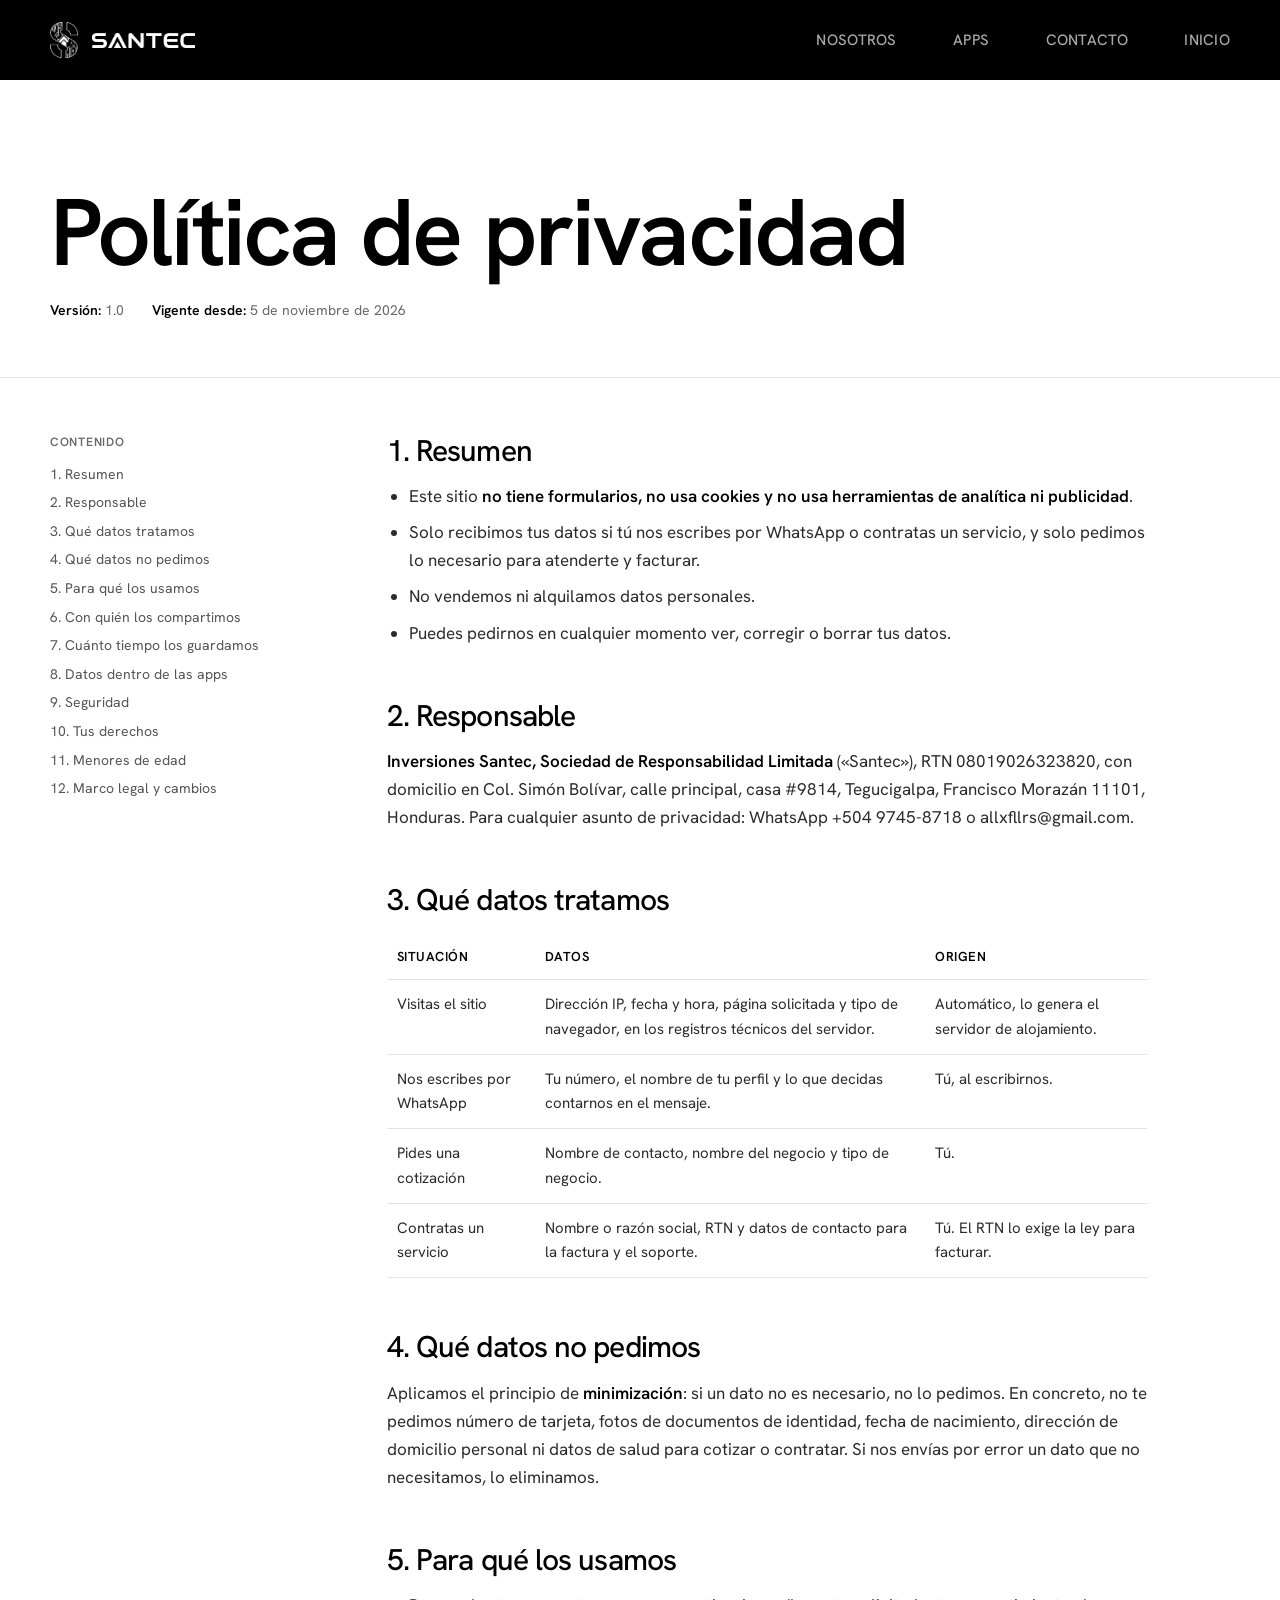
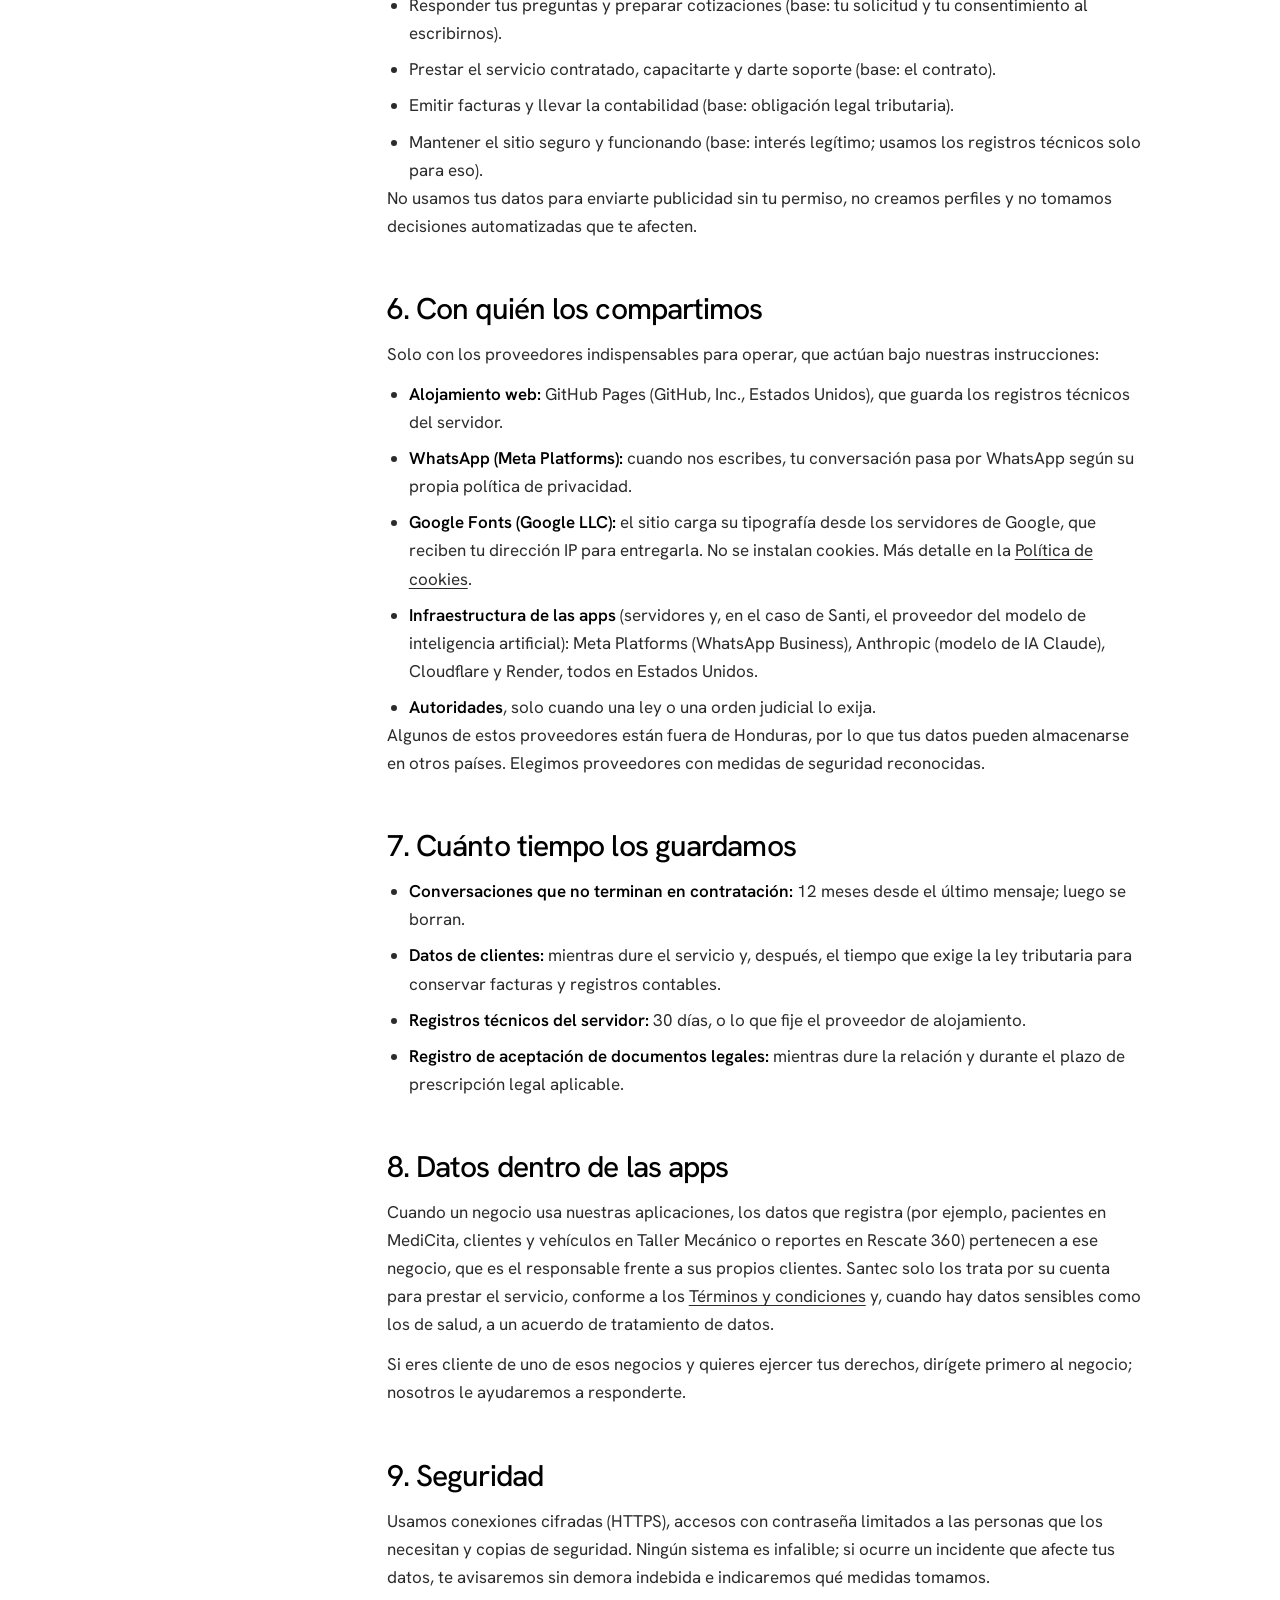
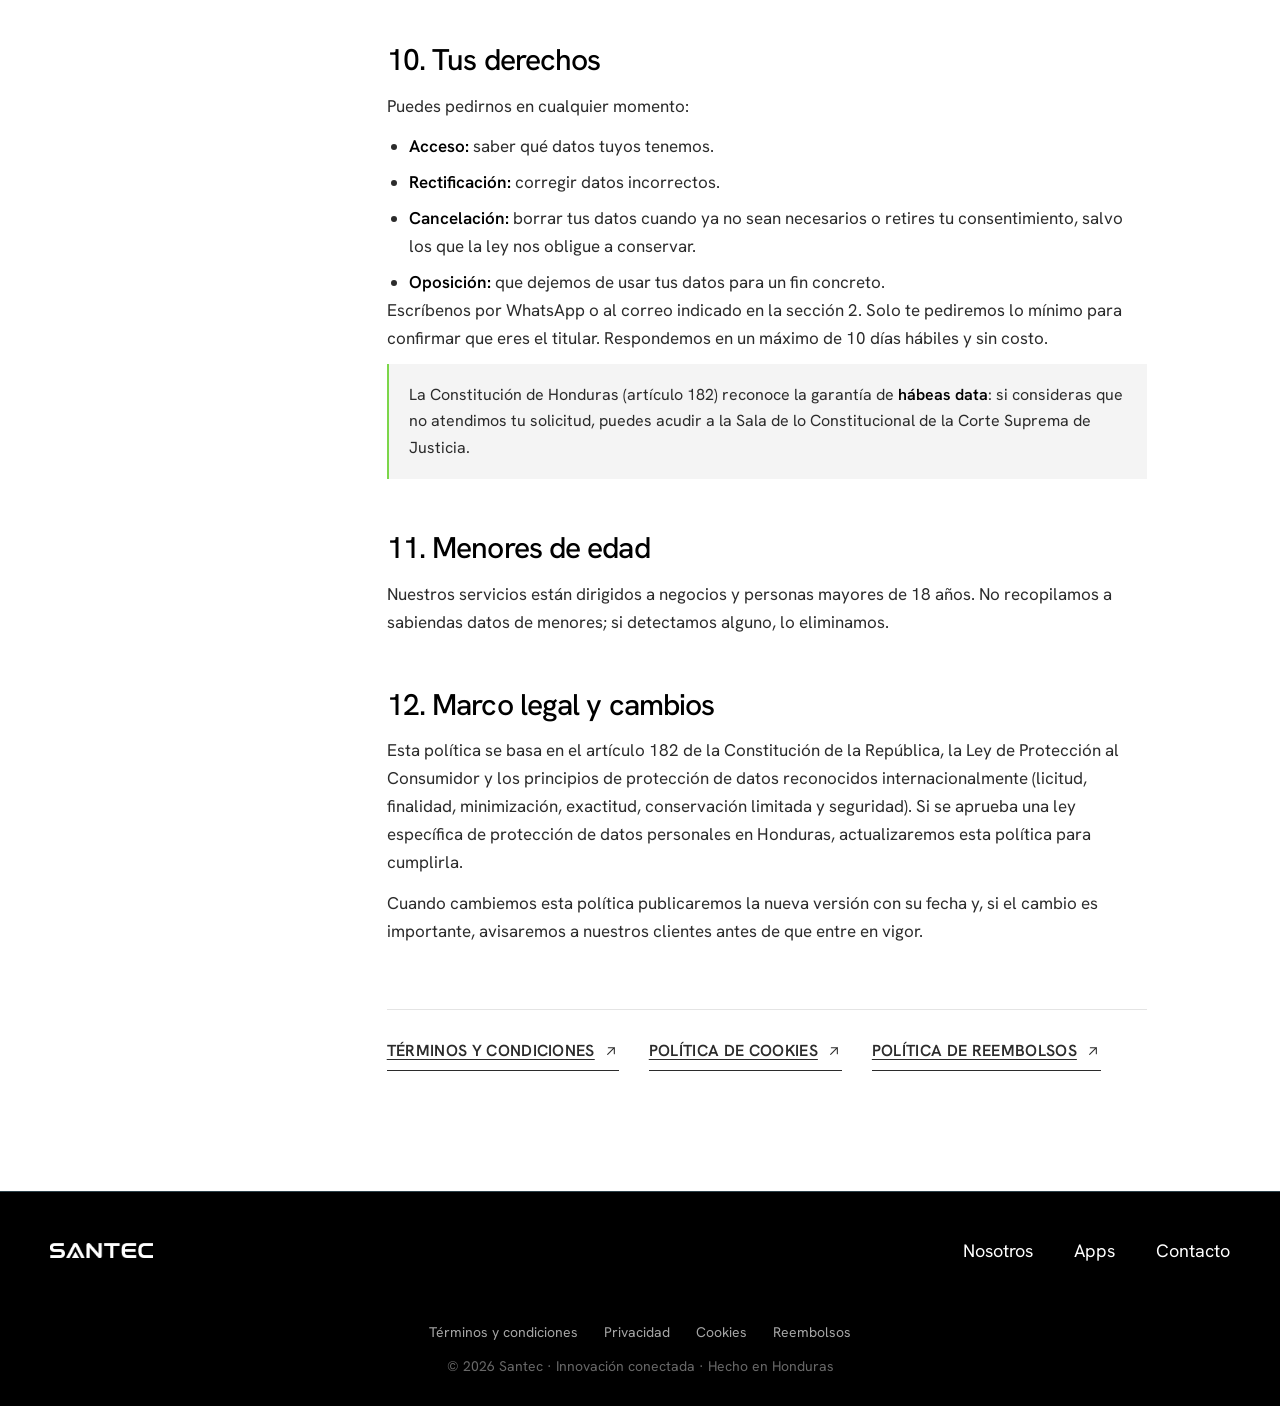
<file: privacidad.html>
<!doctype html>
<html lang="es">
<head>
<meta charset="utf-8">
<meta name="viewport" content="width=device-width, initial-scale=1">
<title>Política de privacidad — Santec</title>
<meta name="description" content="Qué datos personales trata Santec, para qué, por cuánto tiempo y cómo ejercer tus derechos.">
<meta name="theme-color" content="#000000">
<link rel="icon" type="image/png" sizes="32x32" href="assets/brand/favicon-32.png"><link rel="apple-touch-icon" href="assets/brand/apple-touch-icon.png">
<link rel="preconnect" href="https://fonts.googleapis.com">
<link rel="preconnect" href="https://fonts.gstatic.com" crossorigin>
<link href="https://fonts.googleapis.com/css2?family=Hanken+Grotesk:wght@400;500;600&display=swap" rel="stylesheet">
<link rel="stylesheet" href="styles.css?v=17">
</head>
<body class="legal-page">

<header class="nav" id="nav">
  <a href="index.html" class="brand" aria-label="Santec, inicio">
    <img src="assets/brand/santec-mark.png" alt="" class="brand-mark">
    <img src="assets/brand/santec-wordmark.png" alt="SANTEC" class="brand-word">
  </a>
  <nav class="nav-links" id="navLinks">
    <a href="index.html#nosotros">Nosotros</a>
    <a href="index.html#apps">Apps</a>
    <a href="index.html#contacto">Contacto</a>
    <a href="index.html">Inicio</a>
  </nav>
  <button class="nav-toggle" id="navToggle" aria-label="Abrir menú" aria-expanded="false"><span></span><span></span></button>
</header>

<main>
  <section class="legal-hero">
    <div class="wrap">
      <h1>Política de privacidad</h1>
      <div class="legal-meta">
        <span><b>Versión:</b> 1.0</span>
        <span><b>Vigente desde:</b> 5 de noviembre de 2026</span>
      </div>
    </div>
  </section>

  <div class="wrap legal-layout">
    <aside class="legal-toc">
      <p>Contenido</p>
      <ol>
        <li><a href="#p1">1. Resumen</a></li>
        <li><a href="#p2">2. Responsable</a></li>
        <li><a href="#p3">3. Qué datos tratamos</a></li>
        <li><a href="#p4">4. Qué datos no pedimos</a></li>
        <li><a href="#p5">5. Para qué los usamos</a></li>
        <li><a href="#p6">6. Con quién los compartimos</a></li>
        <li><a href="#p7">7. Cuánto tiempo los guardamos</a></li>
        <li><a href="#p8">8. Datos dentro de las apps</a></li>
        <li><a href="#p9">9. Seguridad</a></li>
        <li><a href="#p10">10. Tus derechos</a></li>
        <li><a href="#p11">11. Menores de edad</a></li>
        <li><a href="#p12">12. Marco legal y cambios</a></li>
      </ol>
    </aside>

    <article class="legal-body">
      <h2 id="p1">1. Resumen</h2>
      <ul>
        <li>Este sitio <strong>no tiene formularios, no usa cookies y no usa herramientas de analítica ni publicidad</strong>.</li>
        <li>Solo recibimos tus datos si tú nos escribes por WhatsApp o contratas un servicio, y solo pedimos lo necesario para atenderte y facturar.</li>
        <li>No vendemos ni alquilamos datos personales.</li>
        <li>Puedes pedirnos en cualquier momento ver, corregir o borrar tus datos.</li>
      </ul>

      <h2 id="p2">2. Responsable</h2>
      <p><strong>Inversiones Santec, Sociedad de Responsabilidad Limitada</strong> («Santec»), RTN 08019026323820, con domicilio en Col. Simón Bolívar, calle principal, casa #9814, Tegucigalpa, Francisco Morazán 11101, Honduras. Para cualquier asunto de privacidad: WhatsApp +504 9745-8718 o allxfllrs@gmail.com.</p>

      <h2 id="p3">3. Qué datos tratamos</h2>
      <table class="legal-table">
        <thead><tr><th>Situación</th><th>Datos</th><th>Origen</th></tr></thead>
        <tbody>
          <tr><td>Visitas el sitio</td><td>Dirección IP, fecha y hora, página solicitada y tipo de navegador, en los registros técnicos del servidor.</td><td>Automático, lo genera el servidor de alojamiento.</td></tr>
          <tr><td>Nos escribes por WhatsApp</td><td>Tu número, el nombre de tu perfil y lo que decidas contarnos en el mensaje.</td><td>Tú, al escribirnos.</td></tr>
          <tr><td>Pides una cotización</td><td>Nombre de contacto, nombre del negocio y tipo de negocio.</td><td>Tú.</td></tr>
          <tr><td>Contratas un servicio</td><td>Nombre o razón social, RTN y datos de contacto para la factura y el soporte.</td><td>Tú. El RTN lo exige la ley para facturar.</td></tr>
        </tbody>
      </table>

      <h2 id="p4">4. Qué datos no pedimos</h2>
      <p>Aplicamos el principio de <strong>minimización</strong>: si un dato no es necesario, no lo pedimos. En concreto, no te pedimos número de tarjeta, fotos de documentos de identidad, fecha de nacimiento, dirección de domicilio personal ni datos de salud para cotizar o contratar. Si nos envías por error un dato que no necesitamos, lo eliminamos.</p>

      <h2 id="p5">5. Para qué los usamos</h2>
      <ul>
        <li>Responder tus preguntas y preparar cotizaciones (base: tu solicitud y tu consentimiento al escribirnos).</li>
        <li>Prestar el servicio contratado, capacitarte y darte soporte (base: el contrato).</li>
        <li>Emitir facturas y llevar la contabilidad (base: obligación legal tributaria).</li>
        <li>Mantener el sitio seguro y funcionando (base: interés legítimo; usamos los registros técnicos solo para eso).</li>
      </ul>
      <p>No usamos tus datos para enviarte publicidad sin tu permiso, no creamos perfiles y no tomamos decisiones automatizadas que te afecten.</p>

      <h2 id="p6">6. Con quién los compartimos</h2>
      <p>Solo con los proveedores indispensables para operar, que actúan bajo nuestras instrucciones:</p>
      <ul>
        <li><strong>Alojamiento web:</strong> GitHub Pages (GitHub, Inc., Estados Unidos), que guarda los registros técnicos del servidor.</li>
        <li><strong>WhatsApp (Meta Platforms):</strong> cuando nos escribes, tu conversación pasa por WhatsApp según su propia política de privacidad.</li>
        <li><strong>Google Fonts (Google LLC):</strong> el sitio carga su tipografía desde los servidores de Google, que reciben tu dirección IP para entregarla. No se instalan cookies. Más detalle en la <a href="cookies.html">Política de cookies</a>.</li>
        <li><strong>Infraestructura de las apps</strong> (servidores y, en el caso de Santi, el proveedor del modelo de inteligencia artificial): Meta Platforms (WhatsApp Business), Anthropic (modelo de IA Claude), Cloudflare y Render, todos en Estados Unidos.</li>
        <li><strong>Autoridades</strong>, solo cuando una ley o una orden judicial lo exija.</li>
      </ul>
      <p>Algunos de estos proveedores están fuera de Honduras, por lo que tus datos pueden almacenarse en otros países. Elegimos proveedores con medidas de seguridad reconocidas.</p>

      <h2 id="p7">7. Cuánto tiempo los guardamos</h2>
      <ul>
        <li><strong>Conversaciones que no terminan en contratación:</strong> 12 meses desde el último mensaje; luego se borran.</li>
        <li><strong>Datos de clientes:</strong> mientras dure el servicio y, después, el tiempo que exige la ley tributaria para conservar facturas y registros contables.</li>
        <li><strong>Registros técnicos del servidor:</strong> 30 días, o lo que fije el proveedor de alojamiento.</li>
        <li><strong>Registro de aceptación de documentos legales:</strong> mientras dure la relación y durante el plazo de prescripción legal aplicable.</li>
      </ul>

      <h2 id="p8">8. Datos dentro de las apps</h2>
      <p>Cuando un negocio usa nuestras aplicaciones, los datos que registra (por ejemplo, pacientes en MediCita, clientes y vehículos en Taller Mecánico o reportes en Rescate 360) pertenecen a ese negocio, que es el responsable frente a sus propios clientes. Santec solo los trata por su cuenta para prestar el servicio, conforme a los <a href="terminos.html#t7">Términos y condiciones</a> y, cuando hay datos sensibles como los de salud, a un acuerdo de tratamiento de datos.</p>
      <p>Si eres cliente de uno de esos negocios y quieres ejercer tus derechos, dirígete primero al negocio; nosotros le ayudaremos a responderte.</p>

      <h2 id="p9">9. Seguridad</h2>
      <p>Usamos conexiones cifradas (HTTPS), accesos con contraseña limitados a las personas que los necesitan y copias de seguridad. Ningún sistema es infalible; si ocurre un incidente que afecte tus datos, te avisaremos sin demora indebida e indicaremos qué medidas tomamos.</p>

      <h2 id="p10">10. Tus derechos</h2>
      <p>Puedes pedirnos en cualquier momento:</p>
      <ul>
        <li><strong>Acceso:</strong> saber qué datos tuyos tenemos.</li>
        <li><strong>Rectificación:</strong> corregir datos incorrectos.</li>
        <li><strong>Cancelación:</strong> borrar tus datos cuando ya no sean necesarios o retires tu consentimiento, salvo los que la ley nos obligue a conservar.</li>
        <li><strong>Oposición:</strong> que dejemos de usar tus datos para un fin concreto.</li>
      </ul>
      <p>Escríbenos por WhatsApp o al correo indicado en la sección 2. Solo te pediremos lo mínimo para confirmar que eres el titular. Respondemos en un máximo de 10 días hábiles y sin costo.</p>
      <p class="legal-note">La Constitución de Honduras (artículo 182) reconoce la garantía de <strong>hábeas data</strong>: si consideras que no atendimos tu solicitud, puedes acudir a la Sala de lo Constitucional de la Corte Suprema de Justicia.</p>

      <h2 id="p11">11. Menores de edad</h2>
      <p>Nuestros servicios están dirigidos a negocios y personas mayores de 18 años. No recopilamos a sabiendas datos de menores; si detectamos alguno, lo eliminamos.</p>

      <h2 id="p12">12. Marco legal y cambios</h2>
      <p>Esta política se basa en el artículo 182 de la Constitución de la República, la Ley de Protección al Consumidor y los principios de protección de datos reconocidos internacionalmente (licitud, finalidad, minimización, exactitud, conservación limitada y seguridad). Si se aprueba una ley específica de protección de datos personales en Honduras, actualizaremos esta política para cumplirla.</p>
      <p>Cuando cambiemos esta política publicaremos la nueva versión con su fecha y, si el cambio es importante, avisaremos a nuestros clientes antes de que entre en vigor.</p>

      <div class="legal-others">
        <a class="text-link" href="terminos.html">Términos y condiciones <svg width="14" height="14" viewBox="0 0 24 24"><path d="M7 17 17 7M8 7h9v9"/></svg></a>
        <a class="text-link" href="cookies.html">Política de cookies <svg width="14" height="14" viewBox="0 0 24 24"><path d="M7 17 17 7M8 7h9v9"/></svg></a>
        <a class="text-link" href="reembolsos.html">Política de reembolsos <svg width="14" height="14" viewBox="0 0 24 24"><path d="M7 17 17 7M8 7h9v9"/></svg></a>
      </div>
    </article>
  </div>
</main>

<footer class="footer">
  <div class="wrap footer-row">
    <div class="footer-brand"><img src="assets/brand/santec-wordmark.png" alt="SANTEC" class="brand-word"></div>
    <nav class="footer-links"><a href="index.html#nosotros">Nosotros</a><a href="index.html#apps">Apps</a><a href="index.html#contacto">Contacto</a></nav>
  </div>
  <nav class="footer-legal" aria-label="Documentos legales">
    <a href="terminos.html">Términos y condiciones</a><a href="privacidad.html">Privacidad</a><a href="cookies.html">Cookies</a><a href="reembolsos.html">Reembolsos</a>
  </nav>
  <p class="copy">© <span id="year"></span> Santec · Innovación conectada · Hecho en Honduras</p>
</footer>

<script src="legal.js"></script>
</body>
</html>
</file>
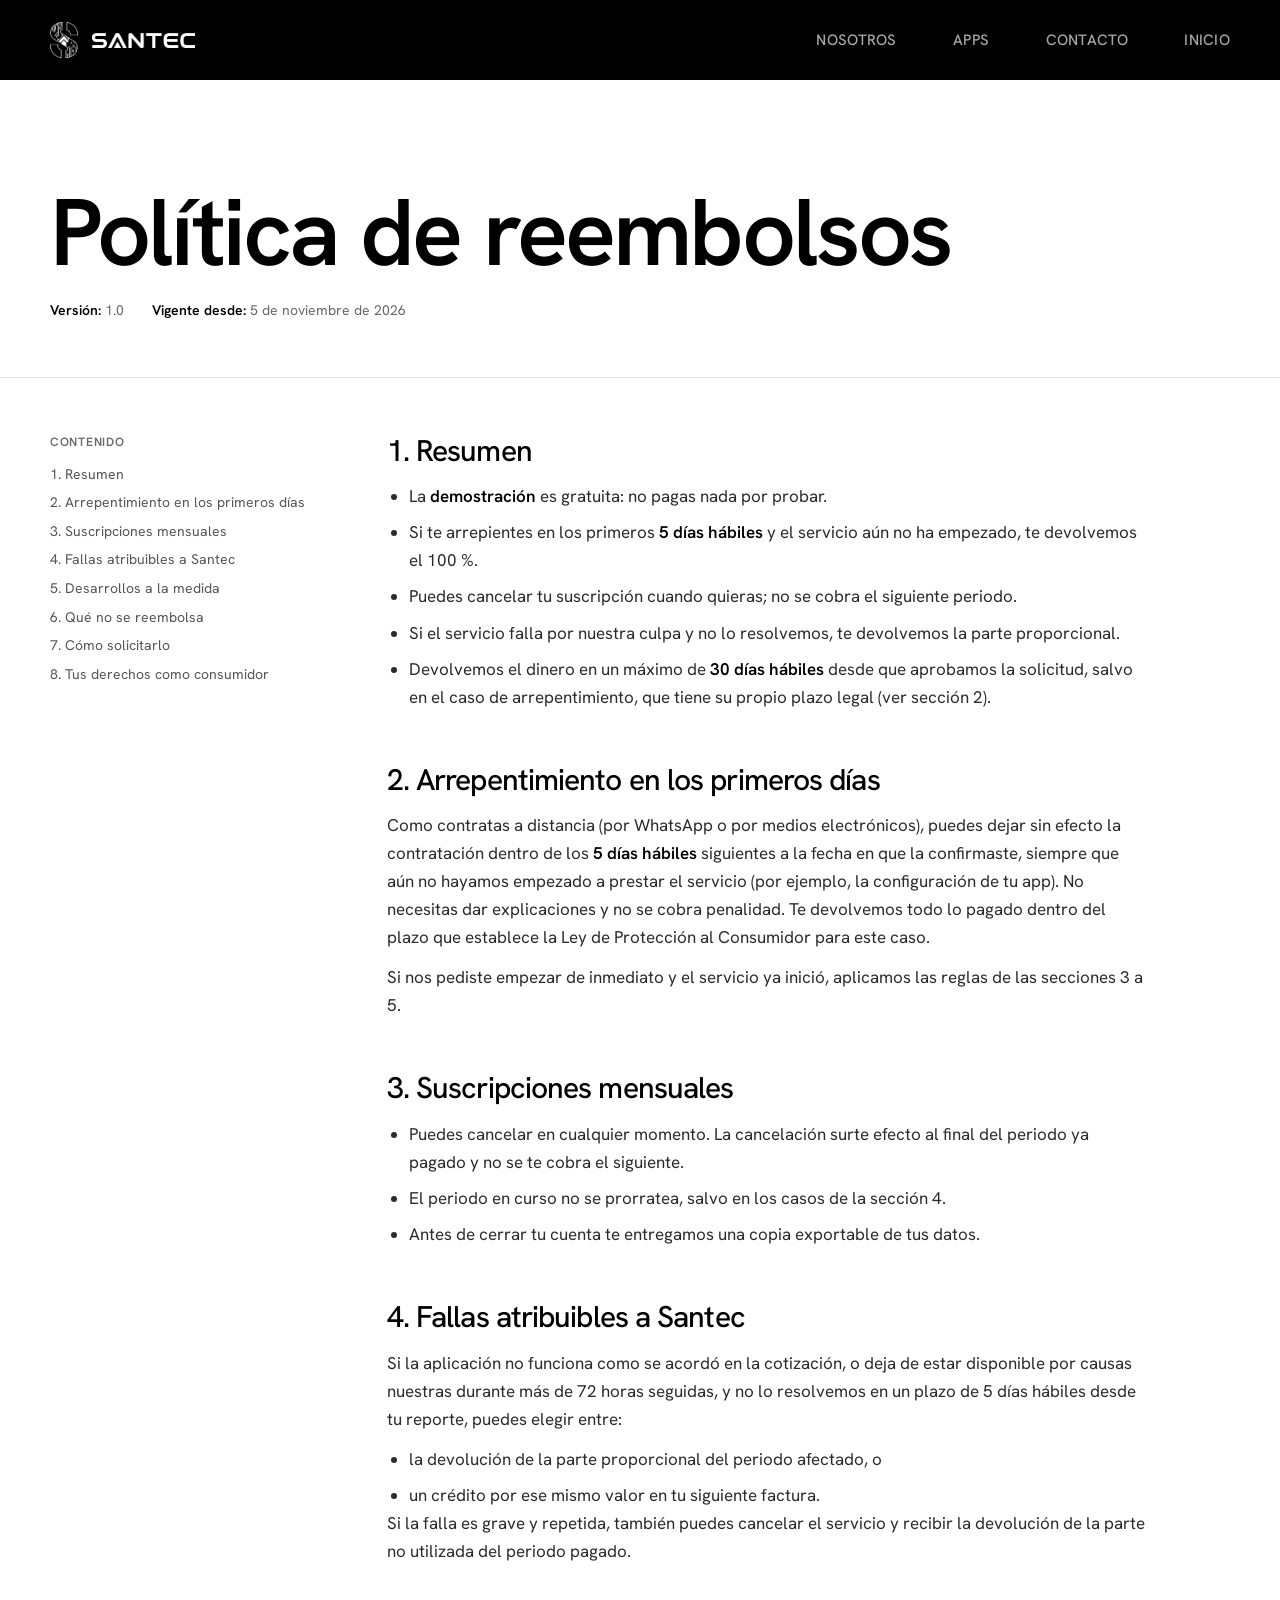
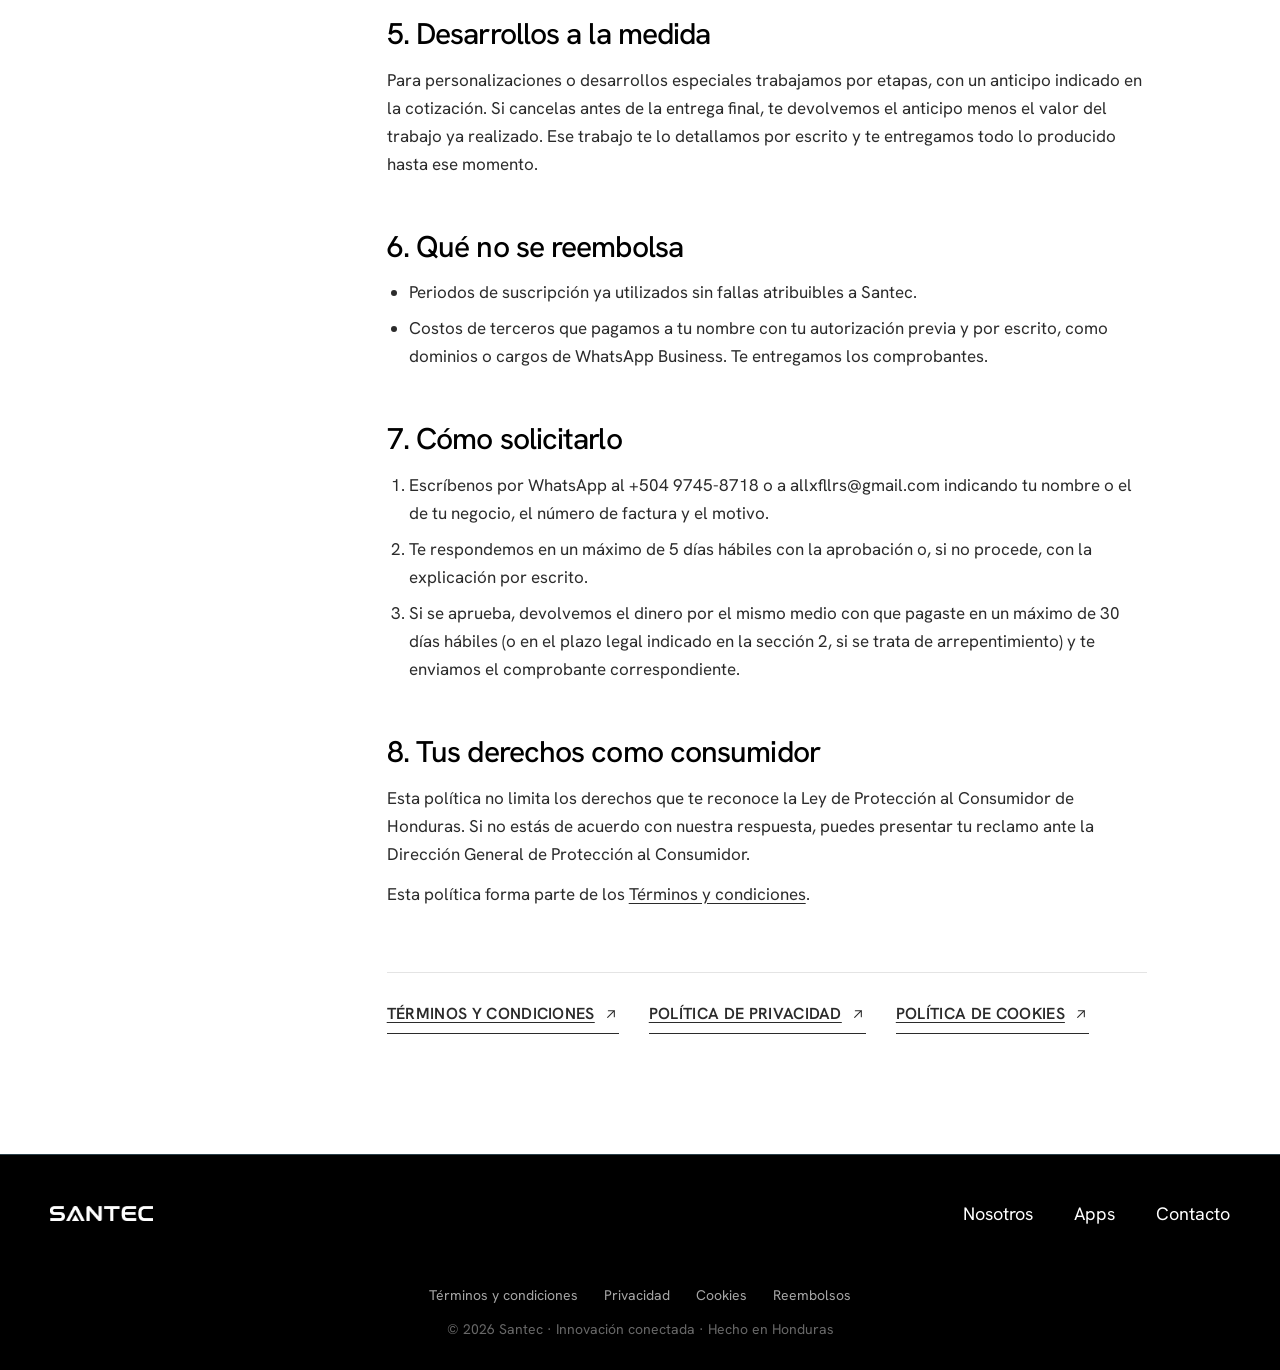
<file: reembolsos.html>
<!doctype html>
<html lang="es">
<head>
<meta charset="utf-8">
<meta name="viewport" content="width=device-width, initial-scale=1">
<title>Política de reembolsos — Santec</title>
<meta name="description" content="Cuándo y cómo puedes cancelar un servicio de Santec y recibir la devolución de tu dinero.">
<meta name="theme-color" content="#000000">
<link rel="icon" type="image/png" sizes="32x32" href="assets/brand/favicon-32.png"><link rel="apple-touch-icon" href="assets/brand/apple-touch-icon.png">
<link rel="preconnect" href="https://fonts.googleapis.com">
<link rel="preconnect" href="https://fonts.gstatic.com" crossorigin>
<link href="https://fonts.googleapis.com/css2?family=Hanken+Grotesk:wght@400;500;600&display=swap" rel="stylesheet">
<link rel="stylesheet" href="styles.css?v=17">
</head>
<body class="legal-page">

<header class="nav" id="nav">
  <a href="index.html" class="brand" aria-label="Santec, inicio">
    <img src="assets/brand/santec-mark.png" alt="" class="brand-mark">
    <img src="assets/brand/santec-wordmark.png" alt="SANTEC" class="brand-word">
  </a>
  <nav class="nav-links" id="navLinks">
    <a href="index.html#nosotros">Nosotros</a>
    <a href="index.html#apps">Apps</a>
    <a href="index.html#contacto">Contacto</a>
    <a href="index.html">Inicio</a>
  </nav>
  <button class="nav-toggle" id="navToggle" aria-label="Abrir menú" aria-expanded="false"><span></span><span></span></button>
</header>

<main>
  <section class="legal-hero">
    <div class="wrap">
      <h1>Política de reembolsos</h1>
      <div class="legal-meta">
        <span><b>Versión:</b> 1.0</span>
        <span><b>Vigente desde:</b> 5 de noviembre de 2026</span>
      </div>
    </div>
  </section>

  <div class="wrap legal-layout">
    <aside class="legal-toc">
      <p>Contenido</p>
      <ol>
        <li><a href="#r1">1. Resumen</a></li>
        <li><a href="#r2">2. Arrepentimiento en los primeros días</a></li>
        <li><a href="#r3">3. Suscripciones mensuales</a></li>
        <li><a href="#r4">4. Fallas atribuibles a Santec</a></li>
        <li><a href="#r5">5. Desarrollos a la medida</a></li>
        <li><a href="#r6">6. Qué no se reembolsa</a></li>
        <li><a href="#r7">7. Cómo solicitarlo</a></li>
        <li><a href="#r8">8. Tus derechos como consumidor</a></li>
      </ol>
    </aside>

    <article class="legal-body">
      <h2 id="r1">1. Resumen</h2>
      <ul>
        <li>La <strong>demostración</strong> es gratuita: no pagas nada por probar.</li>
        <li>Si te arrepientes en los primeros <strong>5 días hábiles</strong> y el servicio aún no ha empezado, te devolvemos el 100&nbsp;%.</li>
        <li>Puedes cancelar tu suscripción cuando quieras; no se cobra el siguiente periodo.</li>
        <li>Si el servicio falla por nuestra culpa y no lo resolvemos, te devolvemos la parte proporcional.</li>
        <li>Devolvemos el dinero en un máximo de <strong>30 días hábiles</strong> desde que aprobamos la solicitud, salvo en el caso de arrepentimiento, que tiene su propio plazo legal (ver sección 2).</li>
      </ul>

      <h2 id="r2">2. Arrepentimiento en los primeros días</h2>
      <p>Como contratas a distancia (por WhatsApp o por medios electrónicos), puedes dejar sin efecto la contratación dentro de los <strong>5 días hábiles</strong> siguientes a la fecha en que la confirmaste, siempre que aún no hayamos empezado a prestar el servicio (por ejemplo, la configuración de tu app). No necesitas dar explicaciones y no se cobra penalidad. Te devolvemos todo lo pagado dentro del plazo que establece la Ley de Protección al Consumidor para este caso.</p>
      <p>Si nos pediste empezar de inmediato y el servicio ya inició, aplicamos las reglas de las secciones 3 a 5.</p>

      <h2 id="r3">3. Suscripciones mensuales</h2>
      <ul>
        <li>Puedes cancelar en cualquier momento. La cancelación surte efecto al final del periodo ya pagado y no se te cobra el siguiente.</li>
        <li>El periodo en curso no se prorratea, salvo en los casos de la sección 4.</li>
        <li>Antes de cerrar tu cuenta te entregamos una copia exportable de tus datos.</li>
      </ul>

      <h2 id="r4">4. Fallas atribuibles a Santec</h2>
      <p>Si la aplicación no funciona como se acordó en la cotización, o deja de estar disponible por causas nuestras durante más de 72 horas seguidas, y no lo resolvemos en un plazo de 5 días hábiles desde tu reporte, puedes elegir entre:</p>
      <ul>
        <li>la devolución de la parte proporcional del periodo afectado, o</li>
        <li>un crédito por ese mismo valor en tu siguiente factura.</li>
      </ul>
      <p>Si la falla es grave y repetida, también puedes cancelar el servicio y recibir la devolución de la parte no utilizada del periodo pagado.</p>

      <h2 id="r5">5. Desarrollos a la medida</h2>
      <p>Para personalizaciones o desarrollos especiales trabajamos por etapas, con un anticipo indicado en la cotización. Si cancelas antes de la entrega final, te devolvemos el anticipo menos el valor del trabajo ya realizado. Ese trabajo te lo detallamos por escrito y te entregamos todo lo producido hasta ese momento.</p>

      <h2 id="r6">6. Qué no se reembolsa</h2>
      <ul>
        <li>Periodos de suscripción ya utilizados sin fallas atribuibles a Santec.</li>
        <li>Costos de terceros que pagamos a tu nombre con tu autorización previa y por escrito, como dominios o cargos de WhatsApp Business. Te entregamos los comprobantes.</li>
      </ul>

      <h2 id="r7">7. Cómo solicitarlo</h2>
      <ol>
        <li>Escríbenos por WhatsApp al +504 9745-8718 o a allxfllrs@gmail.com indicando tu nombre o el de tu negocio, el número de factura y el motivo.</li>
        <li>Te respondemos en un máximo de 5 días hábiles con la aprobación o, si no procede, con la explicación por escrito.</li>
        <li>Si se aprueba, devolvemos el dinero por el mismo medio con que pagaste en un máximo de 30 días hábiles (o en el plazo legal indicado en la sección 2, si se trata de arrepentimiento) y te enviamos el comprobante correspondiente.</li>
      </ol>

      <h2 id="r8">8. Tus derechos como consumidor</h2>
      <p>Esta política no limita los derechos que te reconoce la Ley de Protección al Consumidor de Honduras. Si no estás de acuerdo con nuestra respuesta, puedes presentar tu reclamo ante la Dirección General de Protección al Consumidor.</p>
      <p>Esta política forma parte de los <a href="terminos.html">Términos y condiciones</a>.</p>

      <div class="legal-others">
        <a class="text-link" href="terminos.html">Términos y condiciones <svg width="14" height="14" viewBox="0 0 24 24"><path d="M7 17 17 7M8 7h9v9"/></svg></a>
        <a class="text-link" href="privacidad.html">Política de privacidad <svg width="14" height="14" viewBox="0 0 24 24"><path d="M7 17 17 7M8 7h9v9"/></svg></a>
        <a class="text-link" href="cookies.html">Política de cookies <svg width="14" height="14" viewBox="0 0 24 24"><path d="M7 17 17 7M8 7h9v9"/></svg></a>
      </div>
    </article>
  </div>
</main>

<footer class="footer">
  <div class="wrap footer-row">
    <div class="footer-brand"><img src="assets/brand/santec-wordmark.png" alt="SANTEC" class="brand-word"></div>
    <nav class="footer-links"><a href="index.html#nosotros">Nosotros</a><a href="index.html#apps">Apps</a><a href="index.html#contacto">Contacto</a></nav>
  </div>
  <nav class="footer-legal" aria-label="Documentos legales">
    <a href="terminos.html">Términos y condiciones</a><a href="privacidad.html">Privacidad</a><a href="cookies.html">Cookies</a><a href="reembolsos.html">Reembolsos</a>
  </nav>
  <p class="copy">© <span id="year"></span> Santec · Innovación conectada · Hecho en Honduras</p>
</footer>

<script src="legal.js"></script>
</body>
</html>
</file>
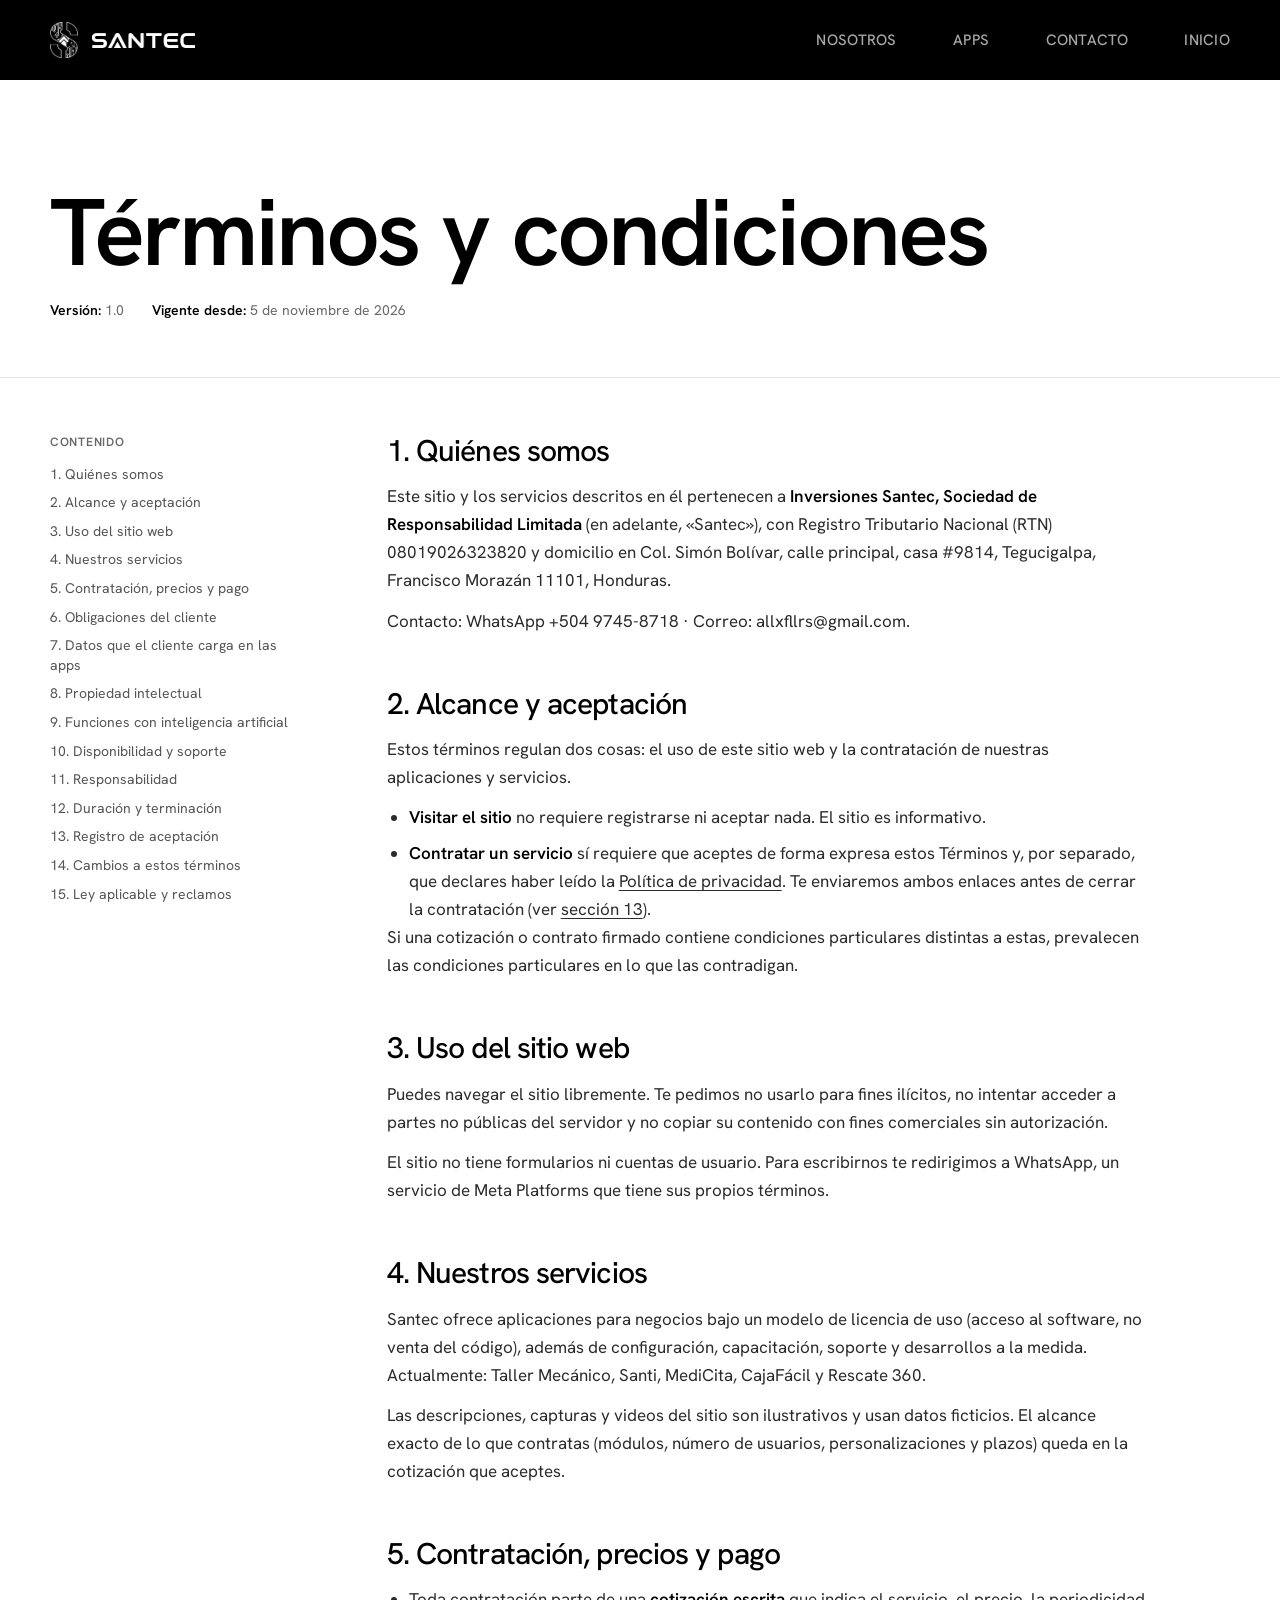
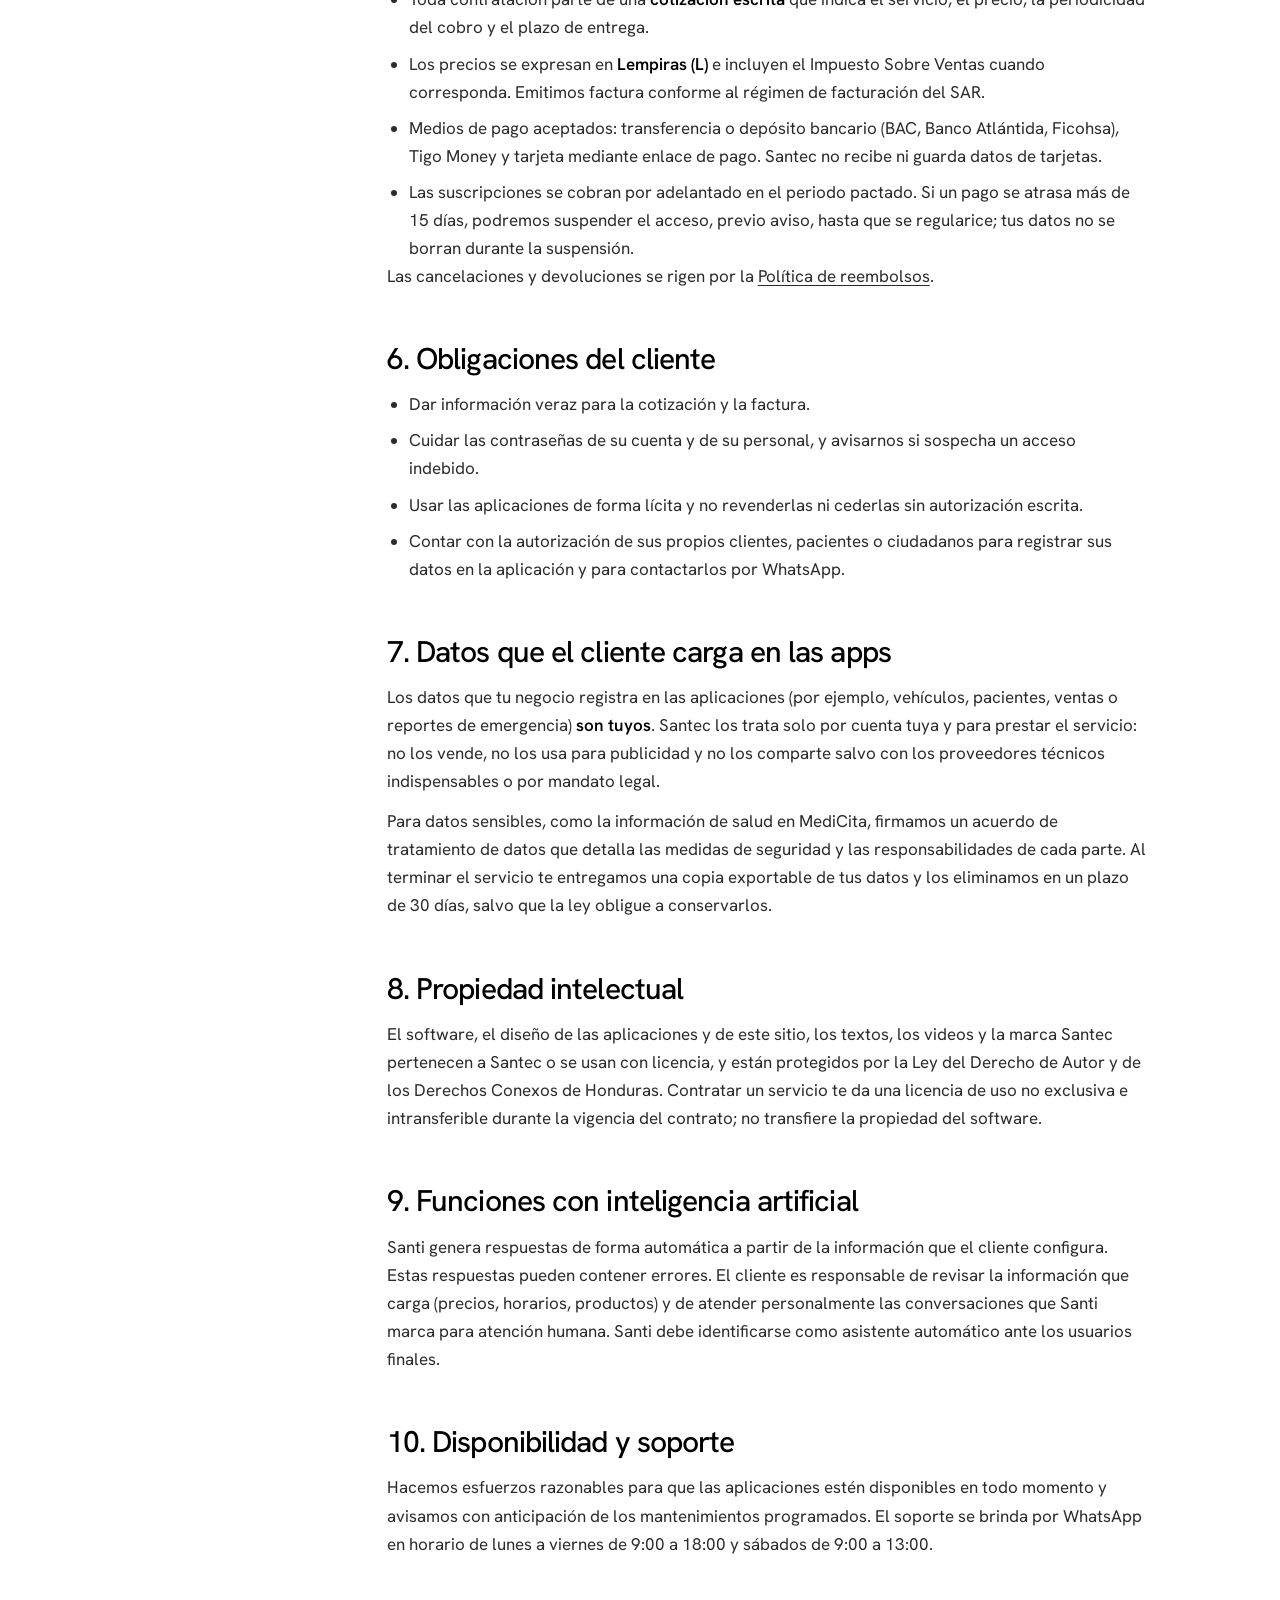
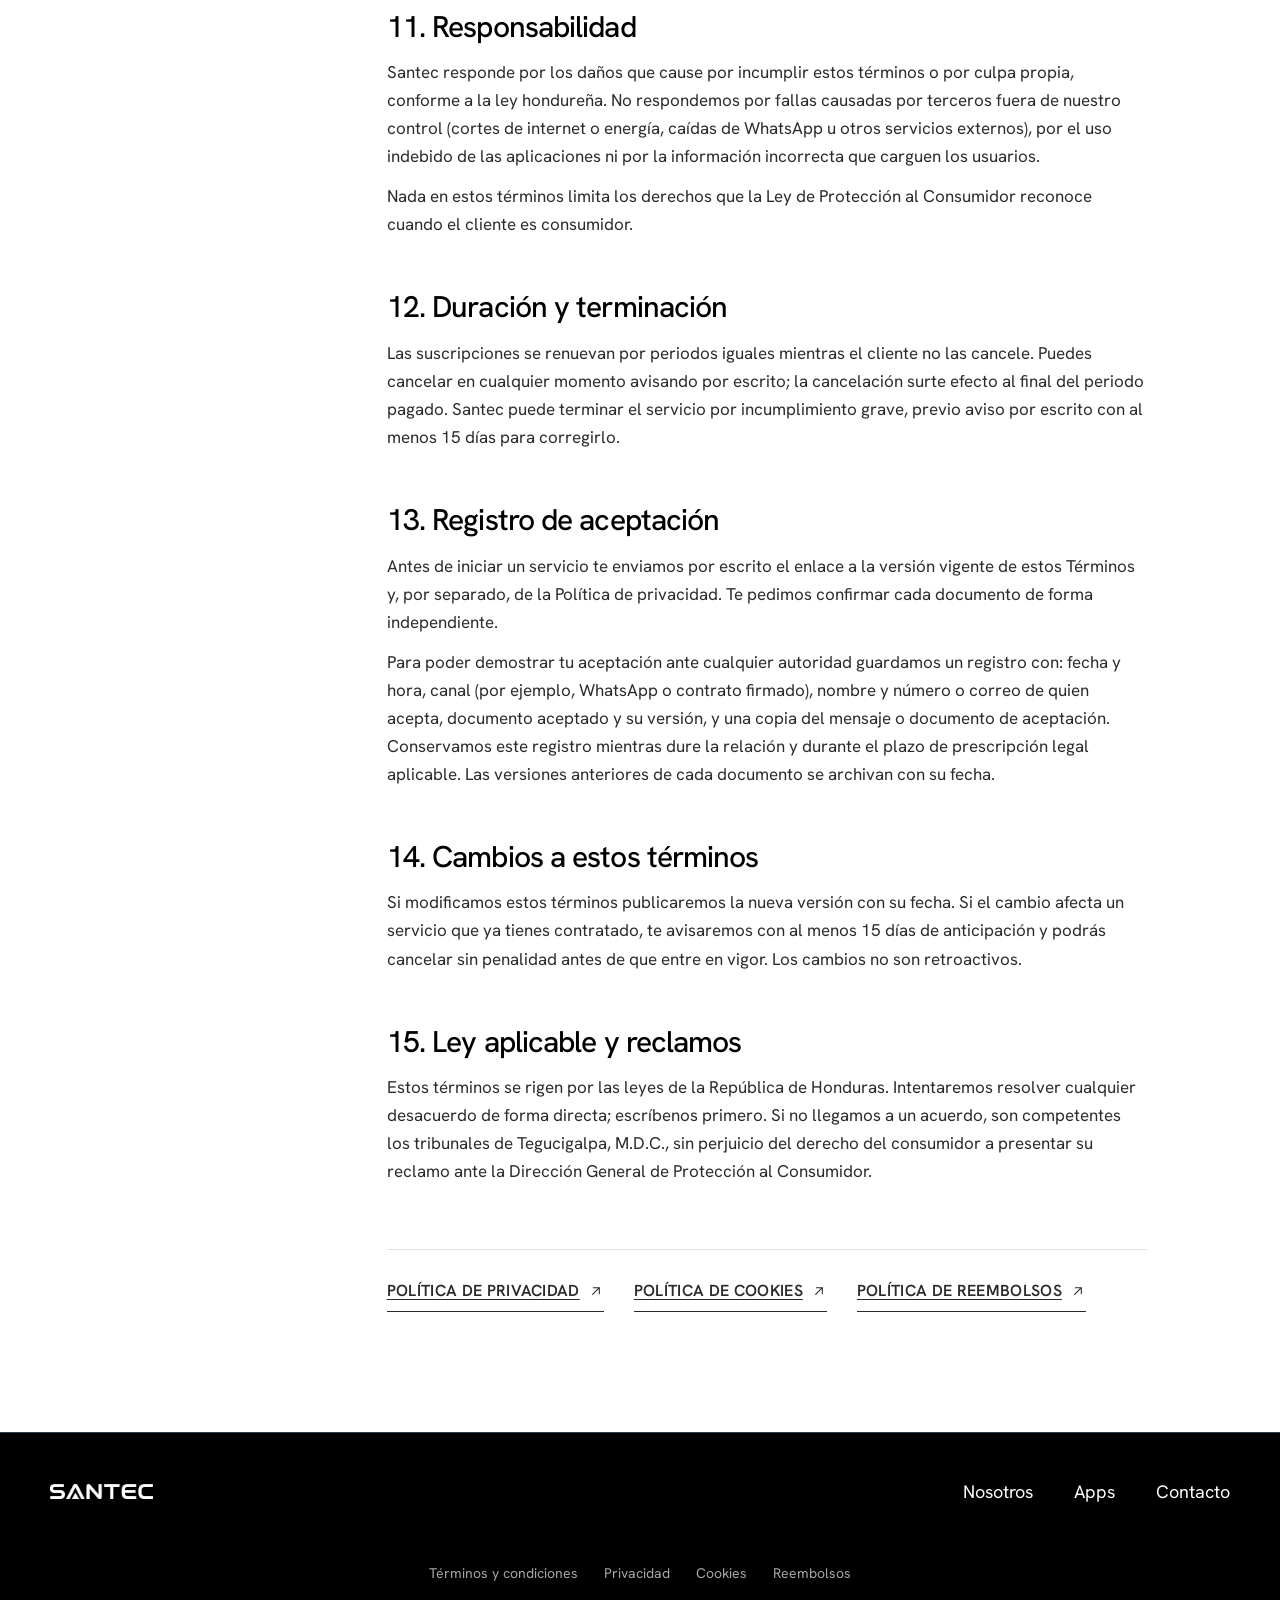
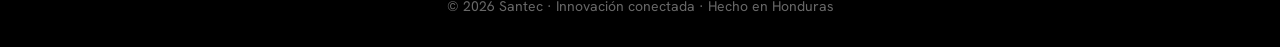
<file: terminos.html>
<!doctype html>
<html lang="es">
<head>
<meta charset="utf-8">
<meta name="viewport" content="width=device-width, initial-scale=1">
<title>Términos y condiciones — Santec</title>
<meta name="description" content="Términos y condiciones de uso del sitio y de los servicios de Santec.">
<meta name="theme-color" content="#000000">
<link rel="icon" type="image/png" sizes="32x32" href="assets/brand/favicon-32.png"><link rel="apple-touch-icon" href="assets/brand/apple-touch-icon.png">
<link rel="preconnect" href="https://fonts.googleapis.com">
<link rel="preconnect" href="https://fonts.gstatic.com" crossorigin>
<link href="https://fonts.googleapis.com/css2?family=Hanken+Grotesk:wght@400;500;600&display=swap" rel="stylesheet">
<link rel="stylesheet" href="styles.css?v=17">
</head>
<body class="legal-page">

<header class="nav" id="nav">
  <a href="index.html" class="brand" aria-label="Santec, inicio">
    <img src="assets/brand/santec-mark.png" alt="" class="brand-mark">
    <img src="assets/brand/santec-wordmark.png" alt="SANTEC" class="brand-word">
  </a>
  <nav class="nav-links" id="navLinks">
    <a href="index.html#nosotros">Nosotros</a>
    <a href="index.html#apps">Apps</a>
    <a href="index.html#contacto">Contacto</a>
    <a href="index.html">Inicio</a>
  </nav>
  <button class="nav-toggle" id="navToggle" aria-label="Abrir menú" aria-expanded="false"><span></span><span></span></button>
</header>

<main>
  <section class="legal-hero">
    <div class="wrap">
      <h1>Términos y condiciones</h1>
      <div class="legal-meta">
        <span><b>Versión:</b> 1.0</span>
        <span><b>Vigente desde:</b> 5 de noviembre de 2026</span>
      </div>
    </div>
  </section>

  <div class="wrap legal-layout">
    <aside class="legal-toc">
      <p>Contenido</p>
      <ol>
        <li><a href="#t1">1. Quiénes somos</a></li>
        <li><a href="#t2">2. Alcance y aceptación</a></li>
        <li><a href="#t3">3. Uso del sitio web</a></li>
        <li><a href="#t4">4. Nuestros servicios</a></li>
        <li><a href="#t5">5. Contratación, precios y pago</a></li>
        <li><a href="#t6">6. Obligaciones del cliente</a></li>
        <li><a href="#t7">7. Datos que el cliente carga en las apps</a></li>
        <li><a href="#t8">8. Propiedad intelectual</a></li>
        <li><a href="#t9">9. Funciones con inteligencia artificial</a></li>
        <li><a href="#t10">10. Disponibilidad y soporte</a></li>
        <li><a href="#t11">11. Responsabilidad</a></li>
        <li><a href="#t12">12. Duración y terminación</a></li>
        <li><a href="#t13">13. Registro de aceptación</a></li>
        <li><a href="#t14">14. Cambios a estos términos</a></li>
        <li><a href="#t15">15. Ley aplicable y reclamos</a></li>
      </ol>
    </aside>

    <article class="legal-body">
      <h2 id="t1">1. Quiénes somos</h2>
      <p>Este sitio y los servicios descritos en él pertenecen a <strong>Inversiones Santec, Sociedad de Responsabilidad Limitada</strong> (en adelante, «Santec»), con Registro Tributario Nacional (RTN) 08019026323820 y domicilio en Col. Simón Bolívar, calle principal, casa #9814, Tegucigalpa, Francisco Morazán 11101, Honduras.</p>
      <p>Contacto: WhatsApp +504 9745-8718 · Correo: allxfllrs@gmail.com.</p>

      <h2 id="t2">2. Alcance y aceptación</h2>
      <p>Estos términos regulan dos cosas: el uso de este sitio web y la contratación de nuestras aplicaciones y servicios.</p>
      <ul>
        <li><strong>Visitar el sitio</strong> no requiere registrarse ni aceptar nada. El sitio es informativo.</li>
        <li><strong>Contratar un servicio</strong> sí requiere que aceptes de forma expresa estos Términos y, por separado, que declares haber leído la <a href="privacidad.html">Política de privacidad</a>. Te enviaremos ambos enlaces antes de cerrar la contratación (ver <a href="#t13">sección 13</a>).</li>
      </ul>
      <p>Si una cotización o contrato firmado contiene condiciones particulares distintas a estas, prevalecen las condiciones particulares en lo que las contradigan.</p>

      <h2 id="t3">3. Uso del sitio web</h2>
      <p>Puedes navegar el sitio libremente. Te pedimos no usarlo para fines ilícitos, no intentar acceder a partes no públicas del servidor y no copiar su contenido con fines comerciales sin autorización.</p>
      <p>El sitio no tiene formularios ni cuentas de usuario. Para escribirnos te redirigimos a WhatsApp, un servicio de Meta Platforms que tiene sus propios términos.</p>

      <h2 id="t4">4. Nuestros servicios</h2>
      <p>Santec ofrece aplicaciones para negocios bajo un modelo de licencia de uso (acceso al software, no venta del código), además de configuración, capacitación, soporte y desarrollos a la medida. Actualmente: Taller Mecánico, Santi, MediCita, CajaFácil y Rescate 360.</p>
      <p>Las descripciones, capturas y videos del sitio son ilustrativos y usan datos ficticios. El alcance exacto de lo que contratas (módulos, número de usuarios, personalizaciones y plazos) queda en la cotización que aceptes.</p>

      <h2 id="t5">5. Contratación, precios y pago</h2>
      <ul>
        <li>Toda contratación parte de una <strong>cotización escrita</strong> que indica el servicio, el precio, la periodicidad del cobro y el plazo de entrega.</li>
        <li>Los precios se expresan en <strong>Lempiras (L)</strong> e incluyen el Impuesto Sobre Ventas cuando corresponda. Emitimos factura conforme al régimen de facturación del SAR.</li>
        <li>Medios de pago aceptados: transferencia o depósito bancario (BAC, Banco Atlántida, Ficohsa), Tigo Money y tarjeta mediante enlace de pago. Santec no recibe ni guarda datos de tarjetas.</li>
        <li>Las suscripciones se cobran por adelantado en el periodo pactado. Si un pago se atrasa más de 15 días, podremos suspender el acceso, previo aviso, hasta que se regularice; tus datos no se borran durante la suspensión.</li>
      </ul>
      <p>Las cancelaciones y devoluciones se rigen por la <a href="reembolsos.html">Política de reembolsos</a>.</p>

      <h2 id="t6">6. Obligaciones del cliente</h2>
      <ul>
        <li>Dar información veraz para la cotización y la factura.</li>
        <li>Cuidar las contraseñas de su cuenta y de su personal, y avisarnos si sospecha un acceso indebido.</li>
        <li>Usar las aplicaciones de forma lícita y no revenderlas ni cederlas sin autorización escrita.</li>
        <li>Contar con la autorización de sus propios clientes, pacientes o ciudadanos para registrar sus datos en la aplicación y para contactarlos por WhatsApp.</li>
      </ul>

      <h2 id="t7">7. Datos que el cliente carga en las apps</h2>
      <p>Los datos que tu negocio registra en las aplicaciones (por ejemplo, vehículos, pacientes, ventas o reportes de emergencia) <strong>son tuyos</strong>. Santec los trata solo por cuenta tuya y para prestar el servicio: no los vende, no los usa para publicidad y no los comparte salvo con los proveedores técnicos indispensables o por mandato legal.</p>
      <p>Para datos sensibles, como la información de salud en MediCita, firmamos un acuerdo de tratamiento de datos que detalla las medidas de seguridad y las responsabilidades de cada parte. Al terminar el servicio te entregamos una copia exportable de tus datos y los eliminamos en un plazo de 30 días, salvo que la ley obligue a conservarlos.</p>

      <h2 id="t8">8. Propiedad intelectual</h2>
      <p>El software, el diseño de las aplicaciones y de este sitio, los textos, los videos y la marca Santec pertenecen a Santec o se usan con licencia, y están protegidos por la Ley del Derecho de Autor y de los Derechos Conexos de Honduras. Contratar un servicio te da una licencia de uso no exclusiva e intransferible durante la vigencia del contrato; no transfiere la propiedad del software.</p>

      <h2 id="t9">9. Funciones con inteligencia artificial</h2>
      <p>Santi genera respuestas de forma automática a partir de la información que el cliente configura. Estas respuestas pueden contener errores. El cliente es responsable de revisar la información que carga (precios, horarios, productos) y de atender personalmente las conversaciones que Santi marca para atención humana. Santi debe identificarse como asistente automático ante los usuarios finales.</p>

      <h2 id="t10">10. Disponibilidad y soporte</h2>
      <p>Hacemos esfuerzos razonables para que las aplicaciones estén disponibles en todo momento y avisamos con anticipación de los mantenimientos programados. El soporte se brinda por WhatsApp en horario de lunes a viernes de 9:00 a 18:00 y sábados de 9:00 a 13:00.</p>

      <h2 id="t11">11. Responsabilidad</h2>
      <p>Santec responde por los daños que cause por incumplir estos términos o por culpa propia, conforme a la ley hondureña. No respondemos por fallas causadas por terceros fuera de nuestro control (cortes de internet o energía, caídas de WhatsApp u otros servicios externos), por el uso indebido de las aplicaciones ni por la información incorrecta que carguen los usuarios.</p>
      <p>Nada en estos términos limita los derechos que la Ley de Protección al Consumidor reconoce cuando el cliente es consumidor.</p>

      <h2 id="t12">12. Duración y terminación</h2>
      <p>Las suscripciones se renuevan por periodos iguales mientras el cliente no las cancele. Puedes cancelar en cualquier momento avisando por escrito; la cancelación surte efecto al final del periodo pagado. Santec puede terminar el servicio por incumplimiento grave, previo aviso por escrito con al menos 15 días para corregirlo.</p>

      <h2 id="t13">13. Registro de aceptación</h2>
      <p>Antes de iniciar un servicio te enviamos por escrito el enlace a la versión vigente de estos Términos y, por separado, de la Política de privacidad. Te pedimos confirmar cada documento de forma independiente.</p>
      <p>Para poder demostrar tu aceptación ante cualquier autoridad guardamos un registro con: fecha y hora, canal (por ejemplo, WhatsApp o contrato firmado), nombre y número o correo de quien acepta, documento aceptado y su versión, y una copia del mensaje o documento de aceptación. Conservamos este registro mientras dure la relación y durante el plazo de prescripción legal aplicable. Las versiones anteriores de cada documento se archivan con su fecha.</p>

      <h2 id="t14">14. Cambios a estos términos</h2>
      <p>Si modificamos estos términos publicaremos la nueva versión con su fecha. Si el cambio afecta un servicio que ya tienes contratado, te avisaremos con al menos 15 días de anticipación y podrás cancelar sin penalidad antes de que entre en vigor. Los cambios no son retroactivos.</p>

      <h2 id="t15">15. Ley aplicable y reclamos</h2>
      <p>Estos términos se rigen por las leyes de la República de Honduras. Intentaremos resolver cualquier desacuerdo de forma directa; escríbenos primero. Si no llegamos a un acuerdo, son competentes los tribunales de Tegucigalpa, M.D.C., sin perjuicio del derecho del consumidor a presentar su reclamo ante la Dirección General de Protección al Consumidor.</p>

      <div class="legal-others">
        <a class="text-link" href="privacidad.html">Política de privacidad <svg width="14" height="14" viewBox="0 0 24 24"><path d="M7 17 17 7M8 7h9v9"/></svg></a>
        <a class="text-link" href="cookies.html">Política de cookies <svg width="14" height="14" viewBox="0 0 24 24"><path d="M7 17 17 7M8 7h9v9"/></svg></a>
        <a class="text-link" href="reembolsos.html">Política de reembolsos <svg width="14" height="14" viewBox="0 0 24 24"><path d="M7 17 17 7M8 7h9v9"/></svg></a>
      </div>
    </article>
  </div>
</main>

<footer class="footer">
  <div class="wrap footer-row">
    <div class="footer-brand"><img src="assets/brand/santec-wordmark.png" alt="SANTEC" class="brand-word"></div>
    <nav class="footer-links"><a href="index.html#nosotros">Nosotros</a><a href="index.html#apps">Apps</a><a href="index.html#contacto">Contacto</a></nav>
  </div>
  <nav class="footer-legal" aria-label="Documentos legales">
    <a href="terminos.html">Términos y condiciones</a><a href="privacidad.html">Privacidad</a><a href="cookies.html">Cookies</a><a href="reembolsos.html">Reembolsos</a>
  </nav>
  <p class="copy">© <span id="year"></span> Santec · Innovación conectada · Hecho en Honduras</p>
</footer>

<script src="legal.js"></script>
</body>
</html>
</file>
<file: styles.css>
/* ==========================================================
   SANTEC — estilo editorial: blanco y negro, un solo acento
   ========================================================== */
:root{
  --black:#000;
  --ink:#0B0B0D;
  --card:#17171A;
  --line:#2A2A2E;
  --white:#fff;
  --paper:#F4F4F4;
  --gray:#A6A6A6;
  --gray-2:#686868;
  --text-dark:#222;
  --accent:#7CD64A;          /* verde Santec (del logo) — usar con moderación */
  --font:"Hanken Grotesk",system-ui,-apple-system,"Segoe UI",sans-serif;
  --pad:clamp(20px,3.9vw,50px);
  --ease:cubic-bezier(.22,.8,.2,1);
}
*{box-sizing:border-box;margin:0;padding:0}
html{scroll-behavior:smooth;-webkit-text-size-adjust:100%}
body{background:var(--black);color:var(--white);font:400 18px/1.4 var(--font);-webkit-font-smoothing:antialiased;overflow-x:hidden}
img{display:block;max-width:100%}
a{color:inherit;text-decoration:none}
button{font:inherit;color:inherit;background:none;border:0;cursor:pointer}
svg{width:1em;height:1em;fill:none;stroke:currentColor;stroke-width:1.6;stroke-linecap:round;stroke-linejoin:round;flex:none}
.wrap{width:100%;max-width:1280px;margin:0 auto;padding:0 var(--pad)}
.light{background:var(--white);color:var(--black)}

/* ---------- Tipografía ---------- */
h1,.display{font-weight:600;font-size:clamp(52px,9.4vw,120px);line-height:.9;letter-spacing:-.03em}
.h2{font-weight:400;font-size:clamp(38px,5.9vw,76px);line-height:1;letter-spacing:-.04em}
.h2-lg{font-weight:400;font-size:clamp(36px,4.3vw,55px);line-height:1.05;letter-spacing:-.04em}

/* Animación de títulos por palabra */
.split .w{display:inline-block;overflow:hidden;vertical-align:top;padding-bottom:.08em;margin-bottom:-.08em}
.split .w>span{display:inline-block;transform:translateY(105%);transition:transform 1s var(--ease)}
.split.in .w>span{transform:none}
.fade{opacity:0;transform:translateY(24px);transition:opacity 1s var(--ease),transform 1s var(--ease);transition-delay:.25s}
.fade.in{opacity:1;transform:none}

/* ---------- Navegación ---------- */
.nav{position:fixed;top:0;left:0;right:0;z-index:40;display:flex;align-items:center;justify-content:space-between;
  padding:22px var(--pad);transition:background .4s,transform .45s var(--ease),padding .4s}
/* El fondo con desenfoque va en una capa propia: un backdrop-filter en .nav haría que el menú móvil
   (position:fixed) se recortara a la altura de la barra en vez de cubrir la pantalla */
.nav::before{content:"";position:absolute;inset:0;z-index:-1;background:rgba(0,0,0,.78);backdrop-filter:blur(14px) saturate(140%);
  -webkit-backdrop-filter:blur(14px) saturate(140%);border-bottom:1px solid rgba(255,255,255,.06);opacity:0;transition:opacity .45s var(--ease)}
.nav.scrolled::before{opacity:1}
.nav.open::before{opacity:0}
.nav.scrolled{padding-top:14px;padding-bottom:14px}
.nav.hide{transform:translateY(-100%)}
.brand{display:flex;align-items:center;gap:14px}
.brand-mark{height:36px;width:auto}
.brand-word{height:15px;width:auto}
.nav-links{display:flex;gap:clamp(28px,4.4vw,64px)}
.nav-links a{position:relative;font-size:15px;font-weight:500;text-transform:uppercase;letter-spacing:.02em;color:var(--gray);transition:color .25s}
.nav-links a::after{content:"";position:absolute;left:0;right:0;bottom:-6px;height:1px;background:var(--accent);transform:scaleX(0);transform-origin:left;transition:transform .35s var(--ease)}
.nav-links a:hover,.nav-links a.active{color:var(--white)}
.nav-links a:hover::after,.nav-links a.active::after{transform:scaleX(1)}
.nav-toggle{display:none;width:40px;height:40px;position:relative}
.nav-toggle span{position:absolute;left:8px;right:8px;height:1.5px;background:var(--white);transition:transform .35s var(--ease)}
.nav-toggle span:first-child{top:15px}.nav-toggle span:last-child{top:24px}
.nav-toggle[aria-expanded="true"] span:first-child{transform:translateY(4.5px) rotate(45deg)}
.nav-toggle[aria-expanded="true"] span:last-child{transform:translateY(-4.5px) rotate(-45deg)}

/* ---------- Hero ---------- */
.hero{position:relative;min-height:max(100vh,720px);padding:0 var(--pad);overflow:hidden}
.hero-media{position:absolute;top:150px;left:22%;right:var(--pad);bottom:0;background:#1C1D24;overflow:hidden;
  clip-path:inset(100% 0 0 0);transition:clip-path 1.4s var(--ease) .1s}
.loaded .hero-media{clip-path:inset(0 0 0 0)}
.hero-media::after{content:"";position:absolute;inset:0;background:linear-gradient(90deg,rgba(0,0,0,.72),rgba(0,0,0,.35) 55%,rgba(0,0,0,.15))}
.hero-copy{position:relative;z-index:2;padding-top:clamp(200px,28vh,260px);max-width:720px}
.hero-copy h1{text-shadow:0 2px 30px rgba(0,0,0,.25)}
.hero-lead{margin-top:36px;max-width:360px;font-size:18px;line-height:1.45;color:var(--white)}

/* ---------- Declaración ---------- */
.statement{padding:clamp(90px,12vw,150px) 0 clamp(80px,10vw,130px)}
.statement-grid{display:grid;grid-template-columns:1fr 1fr;gap:clamp(40px,6vw,90px);margin-top:clamp(48px,7vw,90px);align-items:start}
.statement-body{max-width:520px;font-size:clamp(18px,1.7vw,22px);line-height:1.55;color:var(--text-dark);padding-top:8px}
.statement-body p+p{margin-top:10px}
.facts{display:grid;grid-template-columns:repeat(3,1fr);gap:20px;margin:48px 0 44px;padding-top:28px;border-top:1px solid #E4E4E4}
.facts dt{font-size:clamp(32px,3.4vw,46px);font-weight:500;letter-spacing:-.04em;line-height:1;color:var(--black)}
.facts dd{margin-top:10px;font-size:14px;line-height:1.35;color:var(--gray-2)}

/* Reproductor de apps */
.reel{display:grid;grid-template-columns:auto 1fr;gap:clamp(24px,3vw,40px);align-items:stretch}
.reel-player{position:relative;width:clamp(240px,21vw,300px);aspect-ratio:9/16;background:var(--card);border-radius:28px;overflow:hidden;
  box-shadow:0 30px 60px -20px rgba(0,0,0,.35)}
.reel-player video{width:100%;height:100%;object-fit:cover;display:block}
.reel-sound,.reel-toggle{position:absolute;bottom:14px;display:grid;place-items:center;width:40px;height:40px;border-radius:50%;
  background:rgba(0,0,0,.55);backdrop-filter:blur(6px);color:#fff;font-size:18px;transition:background .25s}
.reel-sound{right:14px}.reel-toggle{left:14px}
.reel-sound:hover,.reel-toggle:hover{background:rgba(0,0,0,.8)}
.reel-toggle .ic-play{fill:currentColor;stroke:none;font-size:15px}
.reel-sound .ic-on,.reel-sound.on .ic-off,.reel-toggle .ic-play,.reel-toggle.paused .ic-pause{display:none}
.reel-sound.on .ic-on,.reel-toggle.paused .ic-play{display:block}
.reel-list{list-style:none;display:flex;flex-direction:column;justify-content:center;border-top:1px solid #E4E4E4}
.reel-list li{border-bottom:1px solid #E4E4E4}
.reel-item{position:relative;width:100%;display:grid;grid-template-columns:28px 1fr auto;align-items:center;gap:12px;padding:18px 0;text-align:left;color:var(--gray)}
.reel-item .n{font-size:13px;font-weight:500}
.reel-item .t{font-size:clamp(20px,1.9vw,26px);letter-spacing:-.03em;line-height:1.1;transition:color .3s}
.reel-item .t small{display:block;margin-top:4px;font-size:13px;letter-spacing:0;color:var(--gray)}
.reel-item .thumb{width:34px;height:34px;border-radius:8px;overflow:hidden;opacity:.5;transition:opacity .3s}
.reel-item .thumb img{width:100%;height:100%;object-fit:cover;object-position:top}
.reel-item:hover .t,.reel-item.on .t{color:var(--black)}
.reel-item.on .n{color:var(--black)}
.reel-item.on .thumb,.reel-item:hover .thumb{opacity:1}
.reel-item .bar{position:absolute;left:0;bottom:-1px;height:1.5px;width:100%;background:var(--accent);transform-origin:left;transform:scaleX(0)}

/* ---------- Banda de rubros ---------- */
.logos{border-top:1px solid #EAEAEA;border-bottom:1px solid #EAEAEA;overflow:hidden;padding:34px 0}
.logos-track{display:flex;width:max-content;gap:clamp(48px,6vw,90px);animation:marquee 38s linear infinite;padding-left:clamp(48px,6vw,90px)}
.logos-track span{display:flex;align-items:center;gap:12px;font-size:clamp(20px,2vw,26px);font-weight:600;letter-spacing:-.02em;color:#1a1a1a;white-space:nowrap}
.logos-track svg{font-size:1.15em;stroke-width:1.5;color:var(--gray-2)}
.logos:hover .logos-track{animation-play-state:paused}
@keyframes marquee{to{transform:translateX(-50%)}}

/* ---------- Proceso ---------- */
.process{padding:clamp(60px,8vw,100px) 0}
.process-grid{display:grid;grid-template-columns:5fr 7fr;gap:clamp(24px,5vw,80px)}
.timeline{position:sticky;top:0;height:100vh;display:flex;align-items:center;justify-content:center}
.timeline-line{position:absolute;top:15vh;bottom:15vh;left:50%;width:1px;background:var(--line)}
.timeline-fill{position:absolute;inset:0 0 auto 0;height:0;background:var(--accent);transition:height .6s var(--ease)}
.timeline ol{list-style:none;position:relative;width:100%;height:56vh;display:flex;flex-direction:column;justify-content:space-between}
.timeline li{position:relative;display:grid;grid-template-columns:1fr 40px 1fr;align-items:center;gap:22px}
.tl-num{grid-column:2;justify-self:center;display:grid;place-items:center;width:12px;height:12px;border-radius:50%;
  background:#3a3a3f;font-size:0;color:var(--white);transition:all .45s var(--ease)}
.tl-label{font-size:clamp(20px,2vw,28px);letter-spacing:-.03em;color:var(--gray-2);transition:color .4s}
.timeline li:nth-child(odd) .tl-label{grid-column:1;grid-row:1;justify-self:end}
.timeline li:nth-child(even) .tl-label{grid-column:3;grid-row:1}
.timeline li.done .tl-num{background:var(--accent)}
.timeline li.on .tl-num{width:36px;height:36px;background:var(--black);border:1.5px solid var(--accent);font-size:13px}
.timeline li.on .tl-label{color:var(--white)}
.timeline li.done .tl-label{color:var(--gray)}

.step{min-height:100vh;display:flex;flex-direction:column;justify-content:center;padding:12vh 0}
.step-media{aspect-ratio:16/11;overflow:hidden;background:var(--card)}
.step-media>img{width:100%;height:100%;object-fit:cover;transform:scale(1.08);transition:transform 1.6s var(--ease)}
.step.in .step-media>img{transform:scale(1)}
.step-phones{display:flex;justify-content:center;align-items:flex-start;gap:4%;padding:8% 6% 0}
.step-phones img{width:28%;height:auto;object-fit:contain;border-radius:14px 14px 0 0;box-shadow:0 20px 50px rgba(0,0,0,.5);transform:translateY(30px);transition:transform 1.2s var(--ease)}
.step-phones img:nth-child(2){margin-top:6%}
.step.in .step-phones img{transform:none}
.step-kicker{margin-top:36px;font-size:15px;font-weight:500;text-transform:uppercase;letter-spacing:.06em;color:var(--accent)}
.step .h2{margin-top:14px}
.step-text{margin-top:24px;max-width:470px;color:var(--gray);line-height:1.45}
.step .btn-circle{margin-top:36px}

/* ---------- Botones ---------- */
.btn-circle{display:inline-flex;align-items:center;gap:14px;font-size:clamp(18px,1.6vw,22px);letter-spacing:-.03em;cursor:pointer}
.btn-circle .circle{display:grid;place-items:center;width:52px;height:52px;border-radius:50%;background:rgba(255,255,255,.1);font-size:20px;transition:background .35s,color .35s}
.btn-circle .circle svg{transition:transform .35s var(--ease)}
.btn-circle:hover .circle,.feature:hover .circle{background:var(--white);color:var(--black)}
.btn-circle:hover .circle svg,.feature:hover .circle svg{transform:translateX(3px)}
.light .btn-circle .circle{background:rgba(0,0,0,.06)}
.light .btn-circle:hover .circle{background:var(--black);color:var(--white)}
.text-link{display:inline-flex;align-items:center;gap:8px;font-size:16px;font-weight:600;text-transform:uppercase;letter-spacing:.02em;
  padding-bottom:6px;border-bottom:1px solid currentColor;transition:gap .3s var(--ease),color .3s}
.text-link:hover{gap:14px}

/* ---------- Apps (tarjetas apiladas) ---------- */
.apps{padding:clamp(90px,11vw,140px) 0 calc(clamp(90px,11vw,140px) + 80px)}
.apps-grid{display:grid;grid-template-columns:4fr 8fr;gap:clamp(24px,4vw,60px);align-items:start}
.apps-head{position:sticky;top:130px}
.apps-sub{margin-top:22px;max-width:300px;color:var(--gray-2);font-size:17px}
.cards{display:flex;flex-direction:column;gap:40px}
.card{position:sticky;top:calc(110px + var(--i) * 26px);height:clamp(460px,38vw,520px);background:var(--card);color:var(--white);
  overflow:hidden;display:grid;grid-template-columns:1.15fr .85fr}
.card-body{position:relative;z-index:1;padding:clamp(28px,3.4vw,48px);display:flex;flex-direction:column}
.card-tag{font-size:13px;font-weight:600;text-transform:uppercase;letter-spacing:.08em;color:var(--gray)}
.card h3{margin-top:14px;font-weight:400;font-size:clamp(32px,3.6vw,46px);line-height:1;letter-spacing:-.04em}
.card p{margin-top:16px;font-size:16px;line-height:1.45;color:#CFCFCF;max-width:380px}
.card ul{list-style:none;margin-top:18px;display:grid;gap:8px;font-size:15px;color:var(--gray)}
.card li{display:flex;gap:10px;align-items:baseline}
.card li::before{content:"";width:14px;height:1px;background:var(--accent);flex:none;transform:translateY(-4px)}
.card-actions{margin-top:auto;display:flex;align-items:center;gap:28px;flex-wrap:wrap}
.card-actions .btn-circle{font-size:18px}
.card-actions .btn-circle .circle{width:46px;height:46px;font-size:16px;background:rgba(255,255,255,.1)}
.card-actions .btn-circle:hover .circle{background:var(--white);color:var(--black)}
.card-actions .btn-circle .circle svg{fill:currentColor;stroke:none}
.card-actions .text-link{font-size:14px;color:var(--gray)}
.card-actions .text-link:hover{color:var(--white)}
.card-icon{position:absolute;right:20px;top:20px;z-index:2;display:grid;place-items:center;width:44px;height:44px;border:1px solid var(--line);border-radius:50%;font-size:20px;color:var(--gray)}
.card-shot{position:relative;background:#1F2026;overflow:hidden}
.card-shot img{position:absolute;left:50%;top:56px;width:72%;transform:translateX(-50%);border-radius:18px 18px 0 0;box-shadow:0 30px 60px rgba(0,0,0,.5);transition:transform .9s var(--ease)}
.card:hover .card-shot img{transform:translate(-50%,-14px)}
.apps-foot{margin-top:70px;display:flex;justify-content:flex-end}

/* ---------- Valores (franja redondeada) ---------- */
.values{position:relative;z-index:1;margin-top:-80px;border-radius:80px 80px 0 0;overflow:hidden;
  min-height:min(92vh,820px);display:grid;place-items:center;text-align:center;padding:140px var(--pad)}
.values{background:#000}
.values-media{position:absolute;inset:-12% 0}
.values-media img{width:100%;height:100%;object-fit:cover;filter:grayscale(.35) brightness(.7)}
.values-media::after{content:"";position:absolute;inset:0;background:linear-gradient(180deg,rgba(0,0,0,.62),rgba(0,0,0,.78) 70%,#000)}
.values-copy{position:relative;max-width:900px}
.values-copy p{margin:32px auto 40px;max-width:600px;font-size:18px;color:#e2e2e2}

/* ---------- Tarjeta destacada ---------- */
.feature{margin:clamp(40px,6vw,80px) 0 0;display:grid;grid-template-columns:1fr 1fr;min-height:420px;overflow:hidden;
  background:linear-gradient(120deg,#141416,#1c1c20);border:1px solid #1f1f23}
.feature-copy{padding:clamp(32px,5vw,64px);display:flex;flex-direction:column;justify-content:space-between;gap:40px}
.feature-media{position:relative;overflow:hidden;perspective:1000px}
.feature-media img{position:absolute;width:88%;right:-6%;top:12%;transform:rotateY(-18deg) rotateX(6deg) rotateZ(-4deg);box-shadow:0 40px 80px rgba(0,0,0,.6);transition:transform 1s var(--ease)}
.feature:hover .feature-media img{transform:rotateY(-10deg) rotateX(3deg) rotateZ(-2deg) translateY(-8px)}

/* ---------- Contacto ---------- */
.contact{padding:clamp(110px,14vw,190px) 0 clamp(80px,10vw,120px)}
.contact-grid{display:grid;grid-template-columns:1.3fr 1fr;gap:clamp(40px,6vw,90px);align-items:end}
.contact .display{font-size:clamp(56px,10.9vw,140px)}
.contact-side h3{font-size:28px;font-weight:500;letter-spacing:-.04em}
.contact-side p{margin-top:10px;font-size:16px;color:var(--gray)}
.contact-side p span{color:var(--white)}
.cta-box{position:relative;display:flex;align-items:flex-end;height:220px;margin-top:40px;padding:32px;border:1px dashed var(--gray-2);transition:border-color .35s,background .35s}
.cta-box span{font-size:28px;font-weight:600;letter-spacing:-.03em}
.cta-arrow{position:absolute;top:26px;right:26px;font-size:26px;transition:transform .4s var(--ease),color .3s}
.cta-box:hover{border-color:var(--accent);border-style:solid;background:rgba(124,214,74,.04)}
.cta-box:hover .cta-arrow{transform:translate(4px,-4px);color:var(--accent)}

/* ---------- Footer ---------- */
.footer{padding-bottom:30px}
.footer-row{display:flex;align-items:center;justify-content:space-between;gap:24px;flex-wrap:wrap;padding-top:46px;padding-bottom:60px;border-top:1px solid var(--line)}
.footer-brand{display:flex;align-items:center;gap:22px}
.social{display:grid;place-items:center;font-size:22px;color:var(--white);transition:color .3s}
.social:hover{color:var(--accent)}
.footer-links{display:flex;gap:clamp(20px,3.2vw,46px);font-size:18px}
.footer-links a{transition:color .3s}
.footer-links a:hover{color:var(--gray)}
.copy{text-align:center;font-size:14px;color:var(--gray-2)}

/* ---------- Modal de video ---------- */
dialog{margin:auto;border:0;background:transparent;max-width:min(400px,92vw);overflow:visible}
dialog::backdrop{background:rgba(0,0,0,.9)}
dialog video{width:100%;max-height:86vh;background:#000}
.modal-close{position:absolute;top:-52px;right:0;width:40px;height:40px;display:grid;place-items:center;border-radius:50%;background:rgba(255,255,255,.1);font-size:18px}

/* ---------- Responsive ---------- */
@media (max-width:991px){
  .nav-toggle{display:block}
  .nav-links{position:fixed;inset:0;z-index:-1;background:var(--black);flex-direction:column;justify-content:center;padding:0 var(--pad);gap:26px;
    opacity:0;pointer-events:none;transition:opacity .4s}
  .nav-links a{font-size:clamp(36px,9vw,56px);font-weight:500;text-transform:none;letter-spacing:-.04em;color:var(--white)}
  .nav-links a::after{display:none}
  .nav.open .nav-links{opacity:1;pointer-events:auto}
  .hero-media{left:12%;top:120px}
  .process-grid{grid-template-columns:1fr}
  .timeline{display:none}
  .step{min-height:auto;padding:48px 0}
  .apps-grid{grid-template-columns:1fr}
  .apps-head{position:static;margin-bottom:24px}
  .card{grid-template-columns:1fr;height:auto;position:relative;top:auto}
  .card-shot{height:300px;order:-1}
  .card-shot img{top:36px;width:56%}
  .feature{grid-template-columns:1fr}
  .feature-media{height:300px}
  .contact-grid{grid-template-columns:1fr;align-items:start}
  .statement-grid{grid-template-columns:1fr}
  .statement-body{max-width:640px}
}
@media (max-width:600px){
  .reel{grid-template-columns:1fr}
  .reel-player{width:min(100%,300px);margin:0 auto}
  .reel-item{padding:14px 0}
  .facts{grid-template-columns:1fr 1fr 1fr;gap:12px}
}
@media (max-width:600px){
  body{font-size:16px}
  .brand-mark{height:30px}
  .brand-word{height:13px}
  .hero{min-height:100svh}
  .hero-media{left:var(--pad);top:90px;bottom:auto;height:46svh}
  .hero-copy{padding-top:calc(90px + 36svh)}
  .hero-lead{margin-top:24px}
  .values{border-radius:40px 40px 0 0;margin-top:-40px;padding:110px var(--pad)}
  .apps{padding-bottom:calc(90px + 40px)}
  .card-actions{gap:18px}
  .cta-box{height:170px}
  .footer-links{font-size:16px}
}
@media (prefers-reduced-motion:reduce){
  *,*::before,*::after{animation:none!important;transition:none!important}
  .split .w>span,.fade{transform:none;opacity:1}
  .hero-media{clip-path:none}
}

/* ==========================================================
   PÁGINAS LEGALES
   ========================================================== */
.legal-page{background:var(--white);color:#111}
.legal-page .nav{background:var(--black)}
.legal-hero{padding:clamp(130px,16vw,190px) 0 clamp(36px,5vw,56px);border-bottom:1px solid #E4E4E4}
.legal-hero h1{font-size:clamp(44px,7.4vw,96px);color:var(--black)}
.legal-meta{margin-top:26px;display:flex;flex-wrap:wrap;gap:10px 28px;font-size:14px;color:var(--gray-2)}
.legal-meta b{color:var(--black);font-weight:600}
.legal-layout{display:grid;grid-template-columns:260px 1fr;gap:clamp(32px,6vw,90px);padding-top:56px;padding-bottom:120px}
.legal-toc{position:sticky;top:110px;align-self:start;font-size:14px}
.legal-toc p{font-weight:600;text-transform:uppercase;letter-spacing:.06em;font-size:12px;color:var(--gray-2);margin-bottom:14px}
.legal-toc ol{list-style:none;display:grid;gap:9px;counter-reset:toc}
.legal-toc a{color:#555;transition:color .2s}
.legal-toc a:hover{color:var(--black)}
.legal-body{max-width:760px;font-size:17px;line-height:1.65;color:#2b2b2b}
.legal-body h2{font-size:clamp(24px,2.4vw,30px);font-weight:500;letter-spacing:-.03em;line-height:1.15;color:var(--black);margin:52px 0 14px;scroll-margin-top:110px}
.legal-body h2:first-child{margin-top:0}
.legal-body h3{font-size:18px;font-weight:600;color:var(--black);margin:26px 0 8px}
.legal-body p+p{margin-top:12px}
.legal-body ul,.legal-body ol{margin:12px 0 0 22px;display:grid;gap:8px}
.legal-body a{text-decoration:underline;text-underline-offset:3px}
.legal-body strong{color:var(--black);font-weight:600}
.legal-note{margin-top:18px;padding:18px 20px;border-left:2px solid var(--accent);background:var(--paper);font-size:16px}
.legal-table{width:100%;border-collapse:collapse;margin-top:16px;font-size:15px}
.legal-table th,.legal-table td{text-align:left;padding:12px 10px;border-bottom:1px solid #E4E4E4;vertical-align:top}
.legal-table th{font-weight:600;color:var(--black);font-size:13px;text-transform:uppercase;letter-spacing:.04em}
mark.todo{background:#FFF0A6;color:#111;padding:0 4px;border-radius:2px}
.legal-others{margin-top:64px;padding-top:28px;border-top:1px solid #E4E4E4;display:flex;flex-wrap:wrap;gap:14px 30px}
.footer-legal{display:flex;flex-wrap:wrap;justify-content:center;gap:8px 26px;margin-bottom:14px;font-size:14px}
.footer-legal a{color:var(--gray);transition:color .2s}
.footer-legal a:hover{color:var(--white)}
.privacy-hint{margin-top:14px;font-size:13px;line-height:1.5;color:var(--gray-2)}
.privacy-hint a{color:var(--gray);text-decoration:underline;text-underline-offset:3px}
@media (max-width:860px){
  .legal-layout{grid-template-columns:1fr}
  .legal-toc{position:static;padding-bottom:24px;border-bottom:1px solid #E4E4E4}
}

/* ── Asistente Santec (chat flotante) ── */
.sc-fab{position:fixed;right:max(22px,env(safe-area-inset-right,0px));bottom:calc(env(safe-area-inset-bottom,0px) + 22px);z-index:60;
  display:grid;place-items:center;width:62px;height:62px;border-radius:50%;background:var(--card);color:var(--white);
  border:1px solid var(--line);box-shadow:0 18px 40px rgba(0,0,0,.45);transition:background .35s,color .35s,transform .45s var(--ease)}
.sc-fab:hover{background:var(--white);color:var(--black);transform:translateY(-2px)}
.sc-fab svg{width:26px;height:26px;fill:none;stroke:currentColor;stroke-width:1.6;stroke-linecap:round;stroke-linejoin:round;transition:transform .45s var(--ease),opacity .25s}
.sc-fab .sc-x{position:absolute;opacity:0;transform:rotate(-90deg) scale(.6)}
.sc-fab .sc-dot{position:absolute;top:4px;right:4px;width:12px;height:12px;border-radius:50%;background:var(--accent);border:2px solid var(--card);transition:opacity .25s}
.sc-open .sc-fab .sc-ico{opacity:0;transform:rotate(90deg) scale(.6)}
.sc-open .sc-fab .sc-x{opacity:1;transform:none}
.sc-open .sc-fab .sc-dot{opacity:0}
.sc-tip{position:fixed;right:calc(max(22px,env(safe-area-inset-right,0px)) + 76px);bottom:calc(env(safe-area-inset-bottom,0px) + 34px);z-index:60;
  display:flex;align-items:center;gap:10px;padding:10px 14px 10px 16px;border-radius:999px;background:var(--card);border:1px solid var(--line);
  color:var(--white);font-size:15px;letter-spacing:-.01em;box-shadow:0 14px 30px rgba(0,0,0,.35);
  opacity:0;transform:translateX(10px);pointer-events:none;transition:opacity .5s var(--ease),transform .5s var(--ease)}
.sc-tip.show{opacity:1;transform:none;pointer-events:auto}
.sc-tip b{font-weight:600}
.sc-tip button{display:grid;place-items:center;width:22px;height:22px;border-radius:50%;color:var(--gray);font-size:16px;line-height:1}
.sc-tip button:hover{color:var(--white);background:rgba(255,255,255,.08)}
.sc-open .sc-tip{opacity:0;pointer-events:none}
.sc-panel{position:fixed;right:max(22px,env(safe-area-inset-right,0px));bottom:calc(env(safe-area-inset-bottom,0px) + 98px);z-index:59;
  width:390px;height:min(640px,calc(100vh - 140px));display:flex;flex-direction:column;overflow:hidden;
  background:var(--ink);border:1px solid var(--line);border-radius:24px;box-shadow:0 30px 70px rgba(0,0,0,.55);
  transform-origin:bottom right;opacity:0;transform:translateY(16px) scale(.96);visibility:hidden;
  transition:opacity .45s var(--ease),transform .45s var(--ease),visibility 0s .45s}
.sc-open .sc-panel{opacity:1;transform:none;visibility:visible;transition:opacity .45s var(--ease),transform .45s var(--ease)}
.sc-head{display:flex;align-items:center;gap:12px;padding:16px 18px;background:var(--card);border-bottom:1px solid var(--line)}
.sc-head .sc-av{display:grid;place-items:center;width:40px;height:40px;border-radius:50%;background:var(--ink);border:1px solid var(--line);flex:none}
.sc-head .sc-av img{width:18px;height:auto}
.sc-head b{display:block;font-weight:600;font-size:16px;letter-spacing:-.01em}
.sc-head small{display:flex;align-items:center;gap:6px;color:var(--gray);font-size:13px}
.sc-head small::before{content:"";width:7px;height:7px;border-radius:50%;background:var(--accent)}
.sc-head .sc-close{margin-left:auto;display:grid;place-items:center;width:34px;height:34px;border-radius:50%;color:var(--gray);transition:background .25s,color .25s}
.sc-head .sc-close:hover{background:rgba(255,255,255,.08);color:var(--white)}
.sc-head .sc-close svg{width:18px;height:18px;fill:none;stroke:currentColor;stroke-width:1.8;stroke-linecap:round}
.sc-body{position:relative;flex:1;min-height:0}
.sc-body iframe{position:absolute;inset:0;width:100%;height:100%;border:0;background:var(--ink)}
.sc-wait{position:absolute;inset:0;display:grid;place-content:center;gap:14px;justify-items:center;color:var(--gray);font-size:14px;text-align:center;padding:0 30px}
.sc-wait i{width:30px;height:30px;border-radius:50%;border:2px solid var(--line);border-top-color:var(--accent);animation:sc-spin .9s linear infinite}
@keyframes sc-spin{to{transform:rotate(360deg)}}
.sc-fab:focus-visible,.sc-panel button:focus-visible,.sc-tip button:focus-visible{outline:2px solid var(--accent);outline-offset:3px}
@media (max-width:600px){
  .sc-panel{inset:0;width:auto;height:auto;border-radius:0;border:0;padding-top:env(safe-area-inset-top,0px)}
  .sc-open .sc-fab{opacity:0;pointer-events:none}
  .sc-tip{display:none}
}
@media (prefers-reduced-motion:reduce){
  .sc-fab,.sc-fab svg,.sc-panel,.sc-tip{transition:none}
  .sc-wait i{animation-duration:2.5s}
}

/* ==========================================================
   PULIDO PARA EL LANZAMIENTO
   ========================================================== */
:root{--ease-out:cubic-bezier(.16,1,.3,1);--ring:0 0 0 2px var(--black),0 0 0 4px var(--accent)}

/* Accesibilidad: foco visible con teclado, saltar al contenido, anclas que no quedan bajo la barra */
:focus-visible{outline:2px solid var(--accent);outline-offset:3px;border-radius:4px}
.skip{position:fixed;left:16px;top:-60px;z-index:100;padding:10px 16px;border-radius:999px;background:var(--white);color:var(--black);font-size:15px;font-weight:600;transition:top .3s var(--ease-out)}
.skip:focus{top:16px}
section[id],#contenido{scroll-margin-top:84px}

/* Portada: llamadas a la acción */
.hero-cta{display:flex;flex-wrap:wrap;align-items:center;gap:14px 22px;margin-top:34px}
.btn-pill{display:inline-flex;align-items:center;gap:12px;height:54px;padding:0 26px;border-radius:999px;background:var(--white);color:var(--black);
  font-size:17px;font-weight:600;letter-spacing:-.01em;box-shadow:0 10px 30px -10px rgba(255,255,255,.35);
  transition:background .35s var(--ease-out),transform .35s var(--ease-out),box-shadow .35s var(--ease-out)}
.btn-pill svg{font-size:18px;transition:transform .35s var(--ease-out)}
.btn-pill:hover{background:var(--accent);box-shadow:0 14px 40px -10px rgba(124,214,74,.55);transform:translateY(-1px)}
.btn-pill:hover svg{transform:translateX(4px)}
.btn-ghost{display:inline-flex;align-items:center;height:54px;padding:0 6px;font-size:17px;font-weight:500;color:var(--white);
  background:linear-gradient(currentColor,currentColor) left calc(100% - 12px)/0 1px no-repeat;transition:background-size .4s var(--ease-out)}
.btn-ghost:hover{background-size:100% 1px}
.btn-pill:active,.btn-circle:active .circle,.cta-box:active,.sc-fab:active{transform:scale(.96)}
.btn-circle .circle{transition:background .35s,color .35s,transform .25s var(--ease-out)}

/* Indicador para bajar */
.scroll-cue{position:absolute;left:50%;bottom:28px;z-index:2;width:26px;height:42px;margin-left:-13px;border:1.5px solid rgba(255,255,255,.35);border-radius:14px;
  opacity:0;transition:opacity 1s var(--ease) 1.6s,border-color .3s}
.loaded .scroll-cue{opacity:1}
.scroll-cue:hover{border-color:var(--white)}
.scroll-cue span{position:absolute;left:50%;top:8px;width:3px;height:8px;margin-left:-1.5px;border-radius:2px;background:var(--white);animation:cue 2.2s var(--ease-out) infinite}
@keyframes cue{0%{opacity:0;transform:translateY(0)}30%{opacity:1}100%{opacity:0;transform:translateY(14px)}}

/* Profundidad en la portada: las pantallas se funden con el fondo y siguen al cursor */
.hero-media{-webkit-mask-image:linear-gradient(180deg,#000 62%,transparent);mask-image:linear-gradient(180deg,#000 62%,transparent)}
.hero-media::before{content:"";position:absolute;inset:-20%;z-index:1;pointer-events:none;
  background:radial-gradient(45% 40% at 70% 30%,rgba(124,214,74,.14),transparent 70%)}

/* Cifras de la declaración: aparecen escalonadas */
.facts>div{opacity:0;transform:translateY(16px);transition:opacity .9s var(--ease-out),transform .9s var(--ease-out)}
.facts.in>div{opacity:1;transform:none}
.facts.in>div:nth-child(2){transition-delay:.12s}.facts.in>div:nth-child(3){transition-delay:.24s}

/* Banda de rubros: bordes que se desvanecen */
.logos{-webkit-mask-image:linear-gradient(90deg,transparent,#000 12%,#000 88%,transparent);mask-image:linear-gradient(90deg,transparent,#000 12%,#000 88%,transparent)}

/* Tarjetas de apps: al apilarse, la de atrás se aleja (profundidad) */
.card{transform-origin:50% 0;will-change:transform;box-shadow:0 30px 60px -30px rgba(0,0,0,.45)}
.card-shot img{transition:transform 1s var(--ease-out)}

/* Valores: el logo del fondo no compite con el texto */
.values-media img{filter:grayscale(.5) brightness(.55) blur(2px);transform-origin:center}
.values-media::after{background:radial-gradient(70% 60% at 50% 50%,rgba(0,0,0,.55),rgba(0,0,0,.85)),linear-gradient(180deg,transparent 60%,#000)}

/* Contacto */
.contact-side p a{border-bottom:1px solid rgba(255,255,255,.25);transition:border-color .3s,color .3s}
.contact-side p a:hover{color:var(--white);border-color:var(--accent)}
.cta-box span small{display:block;margin-top:8px;font-size:15px;font-weight:400;letter-spacing:0;color:var(--gray)}
.chat-link{display:inline-flex;align-items:center;gap:10px;margin-top:18px;text-align:left;font-size:15px;color:var(--gray);transition:color .3s}
.chat-link svg{font-size:18px;color:var(--accent)}
.chat-link:hover{color:var(--white)}
.legal-id{margin-top:6px;font-size:12px;opacity:.8}

/* Video ampliado: entrada suave */
dialog[open]{animation:pop .45s var(--ease-out)}
dialog[open]::backdrop{animation:fadein .45s var(--ease-out)}
@keyframes pop{from{opacity:0;transform:translateY(16px) scale(.97)}}
@keyframes fadein{from{opacity:0}}

@media (max-width:600px){
  .hero-cta{margin-top:26px;gap:10px 18px}
  .btn-pill,.btn-ghost{height:50px;font-size:16px}
  .scroll-cue{display:none}
}
@media (prefers-reduced-motion:reduce){
  .facts>div{opacity:1;transform:none}
  .logo-stage{translate:none}
  .card{transform:none!important;filter:none!important}
}
/* Portada en laptops y pantallas bajas: los botones quedan a la vista sin hacer scroll */
@media (min-width:601px){
  .hero-copy{padding-top:clamp(140px,22vh,240px)}
  .hero-lead{margin-top:28px}
}
@media (min-width:601px) and (max-height:820px){
  .hero h1{font-size:clamp(52px,min(8vw,12.5vh),110px)}
  .hero-copy{padding-top:clamp(120px,19vh,180px)}
}

/* Apps nuevas */
.new-tag{display:inline-block;margin-left:8px;padding:2px 8px;border-radius:999px;background:var(--accent);color:var(--black);font-style:normal;font-size:11px;letter-spacing:.06em;vertical-align:1px}
.card-actions .btn-circle.demo .circle{background:var(--accent);color:var(--black)}
.card-actions .btn-circle.demo:hover .circle{background:var(--white)}

/* Tarjetas de apps (escritorio): todas se pegan a la misma altura, caben completas en pantalla
   y cada una se queda quieta un tramo antes de que llegue la siguiente encima */
@media (min-width:992px){
  .cards{gap:34vh}
  .card{top:96px;height:clamp(420px,calc(100vh - 136px),520px)}
  .apps{padding-bottom:calc(clamp(90px,11vw,140px) + 80px)}
}

/* Tarjetas de apps (escritorio): en reposo dejan ~120 px de fondo blanco abajo,
   para que la burbuja del chat no tape "Probar demo" ni "La quiero" */
@media (min-width:992px){
  .card{top:88px;height:clamp(400px,calc(100vh - 212px),520px)}
}
/* Pantallas bajas (laptops): textos un poco más compactos para que todo quepa */
@media (min-width:992px) and (max-height:820px){
  .card-body{padding:28px 34px}
  .card h3{font-size:clamp(30px,3vw,38px);margin-top:10px}
  .card p{margin-top:10px;font-size:15px}
  .card ul{margin-top:12px;gap:5px;font-size:14px}
  .card-actions{gap:10px 22px}
  .card-actions .btn-circle{font-size:16px}
  .card-actions .btn-circle .circle{width:40px;height:40px}
  .card-shot img{top:36px}
}

/* Tarjetas de apps: el espacio blanco de abajo mide solo lo que ocupa la burbuja del chat
   (22 px de margen + 62 px de burbuja + 14 px de aire = 98 px), pegada a la tarjeta */
@media (min-width:992px){
  .card{height:clamp(400px,calc(100vh - 186px),520px)}
}

/* ---------- Fundador ---------- */
.founder{padding:clamp(80px,10vw,140px) 0 clamp(20px,3vw,40px)}
.founder-grid{display:grid;grid-template-columns:minmax(0,5fr) minmax(0,6fr);gap:clamp(36px,6vw,96px);align-items:center}
.founder-photo{position:relative;border-radius:32px;overflow:hidden;aspect-ratio:1;background:var(--card);max-width:520px}
.founder-photo img{width:100%;height:100%;object-fit:cover}
.founder-photo::after{content:"";position:absolute;inset:0;border-radius:inherit;box-shadow:inset 0 0 0 1px rgba(255,255,255,.08)}
.founder-kicker{font-size:15px;letter-spacing:.14em;text-transform:uppercase;color:var(--accent);margin-bottom:18px}
.founder blockquote{margin:28px 0 0;max-width:560px}
.founder blockquote p{font-size:clamp(19px,1.7vw,23px);line-height:1.45;color:#e2e2e2}
@media (max-width:860px){
  .founder-grid{grid-template-columns:minmax(0,1fr)}
  .founder-photo{max-width:420px;width:100%}
}

/* ---------- Portada: logo de Santec animado ----------
   Lienzo de 1000×700 escalado a "cubrir" el recuadro (igual que el SVG con slice): --k = px por unidad.
   --ox mueve logo y pistas a la derecha para dejar libre el título. */
.hero-media{container-type:size;background:radial-gradient(60% 70% at 62% 50%,#121a14,#0B0B0D 70%)}
.hero-media::after{background:linear-gradient(90deg,rgba(0,0,0,.82),rgba(0,0,0,.35) 40%,transparent 62%)}
.logo-stage{position:absolute;inset:0;--ox:120;--k:max(calc(100cqw / 1000),calc(100cqh / 700));
  translate:var(--px,0px) var(--py,0px);transition:translate 1.2s var(--ease-out)}
.traces{position:absolute;inset:0;width:100%;height:100%;overflow:visible}
.tr-shift{transform:translateX(calc(var(--ox) * 1px))}
.tr-base path{fill:none;stroke:rgba(255,255,255,.16);stroke-width:1.6;stroke-dasharray:1;stroke-dashoffset:0}
.tr-pulse path{fill:none;stroke:var(--accent);stroke-width:2.6;stroke-linecap:round;stroke-dasharray:.07 3;stroke-dashoffset:.07}
.tr-pulse path:nth-child(3n+2){stroke:#38BDF8}
.tr-pads circle{fill:#0B0B0D;stroke:rgba(255,255,255,.35);stroke-width:1.6}

/* El logo: halo oscuro detrás (tapa el inicio de las pistas), brillo verde que respira y un destello que lo recorre */
.logo-wrap{position:absolute;top:50%;left:calc(50% + var(--ox) * var(--k));height:calc(300 * var(--k));aspect-ratio:265/341;
  translate:-50% -50%}
.logo-wrap::before{content:"";position:absolute;inset:-28% -40%;border-radius:50%;
  background:radial-gradient(closest-side,#0B0B0D 62%,rgba(11,11,13,.6) 80%,transparent)}
.logo-mark{position:relative;width:100%;height:100%;filter:drop-shadow(0 0 14px rgba(124,214,74,.35))}
.logo-shine{position:absolute;inset:0;pointer-events:none;
  background:linear-gradient(115deg,transparent 42%,rgba(124,214,74,.95) 50%,rgba(56,189,248,.8) 54%,transparent 62%) 0 0/300% 100% no-repeat;
  -webkit-mask:url(assets/brand/santec-mark.png) center/contain no-repeat;mask:url(assets/brand/santec-mark.png) center/contain no-repeat}

@media (max-width:600px){.logo-stage{--ox:0}}

@media (prefers-reduced-motion:no-preference){
  /* Entrada: el logo aparece, luego se dibujan las pistas (escalonadas) y empiezan las señales */
  .logo-wrap{opacity:0;scale:.9;transition:opacity 1.2s var(--ease-out) .5s,scale 1.6s var(--ease-out) .5s}
  .loaded .logo-wrap{opacity:1;scale:1}
  .tr-base path{stroke-dashoffset:1}
  .loaded .tr-base path{animation:trazar 1.6s var(--ease-out) calc(.8s + var(--d) * .09s) forwards}
  .tr-pads circle{opacity:0}
  .loaded .tr-pads circle{animation:aparecer .6s ease-out calc(1.9s + var(--d) * .08s) forwards}
  .loaded .tr-pulse path{animation:senal var(--t) linear calc(2.2s + var(--d) * .27s) infinite}
  .loaded .logo-mark{animation:respirar 4s ease-in-out 1.6s infinite}
  .loaded .logo-shine{animation:destello 6s var(--ease) 1.4s infinite}
}
/* orden de salida (--d) y duración de cada señal (--t), para que no vayan al mismo ritmo */
:is(.tr-base,.tr-pulse) path:nth-child(1),.tr-pads circle:nth-child(1){--d:0;--t:4.2s}
:is(.tr-base,.tr-pulse) path:nth-child(2),.tr-pads circle:nth-child(2){--d:3;--t:5s}
:is(.tr-base,.tr-pulse) path:nth-child(3),.tr-pads circle:nth-child(3){--d:6;--t:4.4s}
:is(.tr-base,.tr-pulse) path:nth-child(4),.tr-pads circle:nth-child(4){--d:1;--t:5.4s}
:is(.tr-base,.tr-pulse) path:nth-child(5),.tr-pads circle:nth-child(5){--d:4;--t:4.6s}
:is(.tr-base,.tr-pulse) path:nth-child(6),.tr-pads circle:nth-child(6){--d:7;--t:4.8s}
:is(.tr-base,.tr-pulse) path:nth-child(7),.tr-pads circle:nth-child(7){--d:2;--t:3.6s}
:is(.tr-base,.tr-pulse) path:nth-child(8),.tr-pads circle:nth-child(8){--d:5;--t:4.2s}
:is(.tr-base,.tr-pulse) path:nth-child(9),.tr-pads circle:nth-child(9){--d:8;--t:3.8s}
:is(.tr-base,.tr-pulse) path:nth-child(10),.tr-pads circle:nth-child(10){--d:9;--t:5.2s}

@keyframes trazar{to{stroke-dashoffset:0}}
@keyframes aparecer{to{opacity:1}}
/* la señal sale del logo, recorre la pista y espera antes de volver a salir */
@keyframes senal{0%{stroke-dashoffset:.07}55%{stroke-dashoffset:-1}100%{stroke-dashoffset:-1}}
@keyframes respirar{50%{filter:drop-shadow(0 0 26px rgba(124,214,74,.6)) drop-shadow(0 0 4px rgba(56,189,248,.5))}}
@keyframes destello{0%{background-position:100% 0}45%,100%{background-position:0 0}}

/* ---------- Color de marca: menos negro al final de la página ---------- */
:root{--accent-ink:#2E7D16;--blue:#38BDF8}   /* verde oscuro para texto sobre fondo claro (contraste AA) */

/* Botón principal en verde Santec */
.btn-pill{background:var(--accent);color:var(--black)}
.btn-pill:hover{background:var(--white);box-shadow:0 14px 40px -10px rgba(255,255,255,.35)}

/* Tarjeta "Pide una demostración gratis" con los colores del logo */
.feature{background:linear-gradient(120deg,var(--accent),#4FC9A0 55%,var(--blue));border:0;border-radius:clamp(28px,4vw,48px);color:var(--black)}
.feature .btn-circle .circle{background:rgba(0,0,0,.12)}
.feature:hover .circle{background:var(--black);color:var(--white)}
.feature-media img{box-shadow:0 40px 80px rgba(0,0,0,.35)}

/* ---------- Proceso y Contacto: ni negro ni blanco, un tono profundo con los colores del logo ---------- */
:root{--deep:#13232B}
.process.tint{background:
  radial-gradient(55% 45% at 12% 28%,rgba(124,214,74,.18),transparent 70%),
  radial-gradient(50% 45% at 92% 78%,rgba(56,189,248,.18),transparent 70%),var(--deep)}
.process.tint .timeline-line{background:rgba(255,255,255,.12)}
.process.tint .tl-num{background:#33474F}
.process.tint .timeline li.done .tl-num{background:var(--accent)}
.process.tint .timeline li.on .tl-num{background:var(--deep)}
.process.tint .step-media{background:#1A2E37;border-radius:28px}
.process.tint .step-text{color:#B7C2C6}

.contact.tint{margin-top:clamp(60px,8vw,110px);border-radius:80px 80px 0 0;background:
  radial-gradient(65% 60% at 0% 0%,rgba(124,214,74,.24),transparent 62%),
  radial-gradient(60% 60% at 100% 100%,rgba(56,189,248,.24),transparent 62%),var(--deep)}
.contact.tint .contact-side p{color:#B7C2C6}
.contact.tint .cta-box{border-color:rgba(255,255,255,.28);border-radius:24px}
.contact.tint .cta-box:hover{background:rgba(124,214,74,.08)}
.contact.tint .cta-box span small,.contact.tint .chat-link,.contact.tint .privacy-hint{color:#A4B0B5}
.contact.tint .privacy-hint a{color:#C9D2D5}
@media (max-width:600px){.contact.tint{border-radius:40px 40px 0 0}}

/* =====================================================================
   Tema azul petróleo en toda la página (el pie de página se queda negro)
   ===================================================================== */
:root{--card:#182A32;--line:#2B4049;--muted:#A4B0B5;--soft:#C9D2D5}
body{background:var(--deep)}
.tint{color:var(--white);background:
  radial-gradient(55% 45% at 12% 28%,rgba(124,214,74,.16),transparent 70%),
  radial-gradient(50% 45% at 92% 78%,rgba(56,189,248,.16),transparent 70%),var(--deep)}
/* alterna la posición de los resplandores para que no se repitan iguales */
.statement.tint,.apps.tint{background:
  radial-gradient(50% 45% at 88% 18%,rgba(56,189,248,.15),transparent 70%),
  radial-gradient(55% 45% at 8% 85%,rgba(124,214,74,.14),transparent 70%),var(--deep)}

/* Barra superior y menú móvil */
.nav::before{background:rgba(19,35,43,.84)}
@media (max-width:991px){.nav-links{background:var(--deep)}}

/* Portada */
.hero.tint{background:radial-gradient(45% 50% at 0% 20%,rgba(124,214,74,.1),transparent 70%),var(--deep)}
.hero-media{background:radial-gradient(60% 70% at 62% 50%,#1C3540,#13232B 72%)}
.hero-media::after{background:linear-gradient(90deg,rgba(19,35,43,.88),rgba(19,35,43,.35) 40%,transparent 62%)}
.logo-wrap::before{background:radial-gradient(closest-side,#13232B 62%,rgba(19,35,43,.6) 80%,transparent)}
.tr-pads circle{fill:var(--deep)}

/* Nosotros */
.statement-body{color:var(--soft)}
.facts{border-top-color:rgba(255,255,255,.12)}
.facts dt{color:var(--white)}
.facts dd{color:var(--muted)}
.reel-list{border-top-color:rgba(255,255,255,.12)}
.reel-list li{border-bottom-color:rgba(255,255,255,.12)}
.reel-item{color:var(--muted)}
.reel-item:hover .t,.reel-item.on .t,.reel-item.on .n{color:var(--white)}

/* Banda de rubros */
.logos{border-color:rgba(255,255,255,.08)}
.logos-track span{color:var(--soft)}
.logos-track svg{color:var(--accent)}

/* Apps */
.apps-sub{color:var(--muted)}
.card-shot{background:#1F3640}
.card{box-shadow:0 30px 60px -30px rgba(0,0,0,.6)}

/* Valores: la foto de fondo se funde con el azul petróleo */
.values{background:var(--deep)}
.values-media::after{background:radial-gradient(70% 60% at 50% 50%,rgba(19,35,43,.55),rgba(19,35,43,.88)),linear-gradient(180deg,transparent 60%,var(--deep))}

/* Fundador */
.founder.tint .founder-photo{box-shadow:0 30px 60px -20px rgba(0,0,0,.5)}

/* Pie de página: se queda negro */
.footer{background:var(--black);color:var(--white)}

/* ---------- Apps: 4.ª tarjeta "¿Tu negocio es otro?" ---------- */
.card-more{background:linear-gradient(140deg,#1C3440,#182A32 60%)}
.more-list{list-style:none;margin-top:16px;display:grid;grid-template-columns:1fr 1fr;gap:8px}
.more-list li{display:block}
.more-list li::before{display:none}
.more-list a{width:100%;height:100%;display:flex;align-items:center;gap:10px;padding:8px 10px;border-radius:14px;background:rgba(255,255,255,.05);
  border:1px solid rgba(255,255,255,.07);color:var(--white);font-size:14px;line-height:1.15;transition:background .25s,border-color .25s}
.more-list a:hover{background:rgba(124,214,74,.1);border-color:rgba(124,214,74,.4)}
.more-list small{display:block;font-size:11.5px;color:var(--muted)}
.more-list .new-tag{margin-left:auto}
.more-ico{display:grid;place-items:center;flex:none;width:30px;height:30px;border-radius:9px;background:rgba(124,214,74,.14);color:var(--accent);font-size:16px}
.more-shots{position:relative}
.more-shots img{position:absolute;left:50%;top:56px;width:50%;border-radius:16px 16px 0 0;box-shadow:0 24px 50px rgba(0,0,0,.5);transition:transform .9s var(--ease-out)}
.more-shots img:nth-child(1){top:84px;transform:translateX(-98%) rotate(-7deg) scale(.86);z-index:1;opacity:.85}
.more-shots img:nth-child(2){transform:translateX(-50%);z-index:2}
.more-shots img:nth-child(3){top:84px;transform:translateX(-2%) rotate(7deg) scale(.86);z-index:1;opacity:.85}
.card-more:hover .more-shots img:nth-child(2){transform:translate(-50%,-10px)}
@media (max-width:991px){.more-shots img{width:34%;top:36px}.more-shots img:nth-child(1),.more-shots img:nth-child(3){top:56px}}
@media (max-width:420px){.more-list{grid-template-columns:1fr}}
@media (min-width:992px) and (max-height:820px){.more-list{margin-top:10px;gap:6px}.more-list a{padding:6px 9px;font-size:13px}.more-ico{width:26px;height:26px}}

/* Menos recorrido de scroll entre tarjetas (antes 34vh): la sección se siente más corta */
@media (min-width:992px){.cards{gap:14vh}}

/* ---------- Catálogo de apps (aplicaciones.html) ---------- */
.catalog-hero{padding:clamp(140px,16vw,200px) 0 clamp(30px,4vw,50px)}
.catalog-hero h1{margin-top:22px}
.back-link{font-size:14px;color:var(--muted)}
.back-link:hover{color:var(--white)}
.catalog-lead{margin-top:22px;max-width:560px;font-size:clamp(17px,1.5vw,20px);color:var(--soft)}
.catalog{padding:clamp(20px,3vw,40px) 0 clamp(80px,10vw,120px)}
.catalog-grid{display:grid;grid-template-columns:repeat(auto-fill,minmax(min(100%,250px),1fr));gap:clamp(18px,2vw,28px)}
.app-tile{display:flex;flex-direction:column;border-radius:28px;overflow:hidden;background:var(--card);
  border:1px solid rgba(255,255,255,.06);scroll-margin-top:110px;transition:transform .5s var(--ease-out),border-color .4s,box-shadow .4s}
.app-tile:hover{transform:translateY(-4px);border-color:rgba(124,214,74,.35);box-shadow:0 30px 60px -30px rgba(0,0,0,.6)}
.app-tile.flash{border-color:var(--accent);box-shadow:0 0 0 3px rgba(124,214,74,.35)}
.app-tile-shot{position:relative;height:230px;overflow:hidden;background:#1F3640}
.app-tile-shot img{position:absolute;left:50%;top:30px;width:min(62%,190px);transform:translateX(-50%);border-radius:16px 16px 0 0;box-shadow:0 24px 50px rgba(0,0,0,.5);transition:transform .8s var(--ease-out)}
.app-tile:hover .app-tile-shot img{transform:translate(-50%,-10px)}
.app-tile-shot .card-icon{right:16px;top:16px;width:40px;height:40px;font-size:18px;background:rgba(19,35,43,.6)}
.app-tile-body{flex:1;display:flex;flex-direction:column;padding:24px 26px 26px}
.app-tile h2{margin-top:10px;font-weight:400;font-size:32px;line-height:1;letter-spacing:-.04em}
.app-tile p{margin-top:12px;font-size:15px;line-height:1.45;color:#CFD8DB}
.app-tile ul{list-style:none;margin:14px 0 22px;display:grid;gap:6px;font-size:14px;color:var(--muted)}
.app-tile li{display:flex;gap:10px;align-items:baseline}
.app-tile li::before{content:"";width:12px;height:1px;background:var(--accent);flex:none;transform:translateY(-4px)}
.app-tile .card-actions{gap:12px 20px}
.app-tile .card-actions .btn-circle{font-size:16px}
.app-tile .card-actions .btn-circle .circle{width:40px;height:40px}
.app-tile .card-actions .text-link{font-size:13px;color:var(--muted)}
.app-tile .card-actions .text-link:hover{color:var(--white)}
.catalog-cta{margin-top:clamp(40px,6vw,70px);grid-template-columns:1fr;min-height:0}
.catalog-cta .feature-copy{gap:28px}
.catalog-cta .h2{font-size:clamp(32px,4.4vw,56px);max-width:760px}
/* Las flechas de "Probar demo" / "Ver todas las apps" van en trazo (el relleno es solo para el ícono de play) */
.card-actions .btn-circle.demo .circle svg{fill:none;stroke:currentColor;stroke-width:2}

/* ---------- Portada centrada (computadora) ----------
   El recuadro del logo ocupa toda la portada (sin franja vacía arriba ni a la derecha)
   y el texto queda centrado en la altura de la pantalla, descontando la barra de arriba. */
@media (min-width:992px){
  .hero{display:flex;align-items:center;min-height:max(100svh,620px)}
  .hero-copy{padding-top:88px;padding-bottom:24px}
  .hero-media{inset:0;-webkit-mask-image:linear-gradient(180deg,#000 78%,transparent);mask-image:linear-gradient(180deg,#000 78%,transparent)}
  .hero-media::after{background:linear-gradient(90deg,rgba(19,35,43,.92) 18%,rgba(19,35,43,.4) 45%,transparent 62%)}
  .logo-stage{--ox:250}
  /* baja logo y pistas juntos para centrarlos debajo de la barra de arriba (se suma al movimiento del mouse) */
  .logo-stage{translate:var(--px,0px) calc(var(--py,0px) + 44px)}
}
/* Laptops pequeñas: el título pasa a 3 líneas para no tocar el logo */
@media (min-width:992px) and (max-width:1199px){.hero-copy{max-width:560px}}

/* ---------- Cambio de sección: degradado de lado a lado ----------
   Las secciones alternan la dirección del degradado (A: se aclara a la derecha en azul,
   B: se aclara a la izquierda en verde azulado) para que cada cambio de sección se note. */
.statement.tint,.apps.tint,.contact.tint{background:
  radial-gradient(45% 60% at 85% 0%,rgba(56,189,248,.16),transparent 70%),
  linear-gradient(90deg,var(--deep) 22%,#1A3644 100%)}
.process.tint,.founder.tint{background:
  radial-gradient(45% 60% at 15% 0%,rgba(124,214,74,.12),transparent 70%),
  linear-gradient(270deg,var(--deep) 22%,#183A36 100%)}

/* ---------- Portada en celular: el recuadro del logo va de borde a borde ----------
   Sin márgenes vacíos a los lados ni arriba; se desvanece hacia abajo, donde empieza el título. */
@media (max-width:600px){
  .hero-media{left:0;right:0;top:0;height:calc(90px + 46svh);
    -webkit-mask-image:linear-gradient(180deg,#000 72%,transparent);mask-image:linear-gradient(180deg,#000 72%,transparent)}
  .hero-media::after{background:linear-gradient(180deg,transparent 55%,rgba(19,35,43,.55))}
  /* el logo baja la mitad de la barra de arriba para quedar centrado en el espacio visible */
  .logo-stage{translate:var(--px,0px) calc(var(--py,0px) + 45px)}
}
</file>
<file: apps/_kit/kit.css>
/* Santec · base común de las apps (celular + computadora)
   Cada app define --brand, --brand2, --brand-ink y --hero en su propio <style>. */
:root{--bg:#F4F4F7;--card:#fff;--ink:#16161D;--soft:#61616F;--line:#E4E4EA;--ok:#15803D;--ok-s:#DCFCE7;--warn:#B45309;--warn-s:#FEF3C7;
  --bad:#B91C1C;--bad-s:#FEE2E2;--info:#1D4ED8;--info-s:#DBEAFE;--r:16px;--sh:0 2px 10px rgba(20,20,40,.06);--ease:cubic-bezier(.16,1,.3,1)}
*{box-sizing:border-box;margin:0;padding:0}
html{-webkit-text-size-adjust:100%}
body{font-family:Inter,"Segoe UI",Arial,sans-serif;background:var(--bg);color:var(--ink);font-size:15px;line-height:1.4}
button,input,select,textarea{font:inherit;color:inherit}
.f-d{font-family:"Space Grotesk",Inter,sans-serif}
:focus-visible{outline:2px solid var(--brand);outline-offset:2px}

/* ---------- Estructura ---------- */
.shell{min-height:100vh;min-height:100dvh}
.side{display:none}
.content{padding-bottom:calc(84px + env(safe-area-inset-bottom,0px))}
.hero{background:var(--hero);color:#fff;padding:calc(env(safe-area-inset-top,0px) + 20px) 18px 22px;border-radius:0 0 24px 24px}
.hero .top{display:flex;justify-content:space-between;align-items:center;gap:10px}
.logo{font-family:"Space Grotesk",sans-serif;font-weight:700;font-size:21px;letter-spacing:-.01em}
.logo span{color:var(--brand2)}
.pill{font-size:12px;font-weight:600;padding:5px 10px;border-radius:999px;background:rgba(255,255,255,.18);white-space:nowrap}
.hero h1{font-family:"Space Grotesk",sans-serif;font-size:24px;margin-top:14px;letter-spacing:-.01em}
.hero p{opacity:.85;font-size:14px;margin-top:3px}
.back{background:none;border:0;color:#fff;font-size:14px;cursor:pointer;padding:4px 0}
main{padding:16px 14px;display:grid;gap:14px;align-content:start}

/* Menú inferior (celular) */
.tabs{position:fixed;left:0;right:0;bottom:0;z-index:20;background:#fff;border-top:1px solid var(--line);display:flex;justify-content:space-around;
  padding:8px 4px calc(10px + env(safe-area-inset-bottom,0px))}
.tabs button{flex:1;background:none;border:0;font-size:11px;color:var(--soft);display:flex;flex-direction:column;align-items:center;gap:3px;cursor:pointer;padding:4px 0;border-radius:10px}
.tabs button.on{color:var(--brand);font-weight:700}
.tabs svg{width:23px;height:23px}
.tabs .badge{position:absolute;margin:-4px 0 0 22px;min-width:17px;height:17px;padding:0 4px;border-radius:9px;background:var(--bad);color:#fff;font-size:10px;font-weight:700;display:grid;place-items:center}

/* ---------- Piezas ---------- */
.sec-h{display:flex;justify-content:space-between;align-items:center;gap:10px;margin:6px 2px -4px}
.sec-h h2{font-size:16px}
.sec-h a,.link{color:var(--brand);font-weight:600;font-size:13px;cursor:pointer;background:none;border:0}
.card{background:var(--card);border-radius:var(--r);padding:14px 15px;box-shadow:var(--sh)}
.card.tap{cursor:pointer;transition:transform .2s var(--ease),box-shadow .2s}
.card.tap:hover{box-shadow:0 6px 20px rgba(20,20,40,.1)}
.card.tap:active{transform:scale(.985)}
.row{display:flex;justify-content:space-between;align-items:center;gap:10px}
.muted{color:var(--soft);font-size:13px}
.stats{display:grid;grid-template-columns:repeat(2,1fr);gap:10px}
.stat{background:var(--card);border-radius:var(--r);padding:13px 14px;box-shadow:var(--sh)}
.stat b{display:block;font-family:"Space Grotesk",sans-serif;font-size:24px;letter-spacing:-.02em}
.stat small{font-size:12px;color:var(--soft)}
.stat.hi{background:var(--brand);color:var(--brand-ink)}.stat.hi small{color:inherit;opacity:.8}
.chip{display:inline-block;font-size:12px;font-weight:600;padding:4px 10px;border-radius:999px;white-space:nowrap;background:#EEE;color:#555}
.c-ok{background:var(--ok-s);color:var(--ok)}.c-warn{background:var(--warn-s);color:var(--warn)}.c-bad{background:var(--bad-s);color:var(--bad)}
.c-info{background:var(--info-s);color:var(--info)}.c-brand{background:var(--brand-s);color:var(--brand)}
.av{width:42px;height:42px;border-radius:50%;background:var(--brand-s);color:var(--brand);display:grid;place-items:center;font-weight:700;flex:none;font-size:14px}
.list{display:grid;gap:10px}
.seg{display:flex;gap:6px;overflow-x:auto;padding-bottom:2px;scrollbar-width:none}
.seg button{flex:none;border:1.5px solid var(--line);background:#fff;border-radius:999px;padding:7px 13px;font-size:13px;font-weight:600;cursor:pointer;color:var(--soft)}
.seg button.on{background:var(--ink);border-color:var(--ink);color:#fff}
.opts{display:grid;grid-template-columns:1fr 1fr;gap:10px}
.opt{background:#fff;border:2px solid var(--line);border-radius:14px;padding:11px 12px;text-align:left;cursor:pointer;transition:border-color .2s}
.opt b{display:block;font-size:14px}.opt small{color:var(--soft);font-size:12px}
.opt.sel{border-color:var(--brand);background:var(--brand-s)}
.opt:disabled{opacity:.4;cursor:not-allowed}
.grid-t{display:grid;grid-template-columns:repeat(4,1fr);gap:8px}
.slot-b{padding:10px 0;border-radius:10px;border:1.5px solid var(--line);background:#fff;font-size:13px;font-weight:600;cursor:pointer}
.slot-b.sel{background:var(--brand);border-color:var(--brand);color:var(--brand-ink)}
.slot-b:disabled{opacity:.3;text-decoration:line-through;cursor:not-allowed}
.btn{display:flex;align-items:center;justify-content:center;gap:8px;width:100%;border:0;border-radius:14px;padding:14px;font-weight:700;font-size:15px;cursor:pointer;transition:transform .15s var(--ease),filter .2s}
.btn:active{transform:scale(.98)}.btn:hover{filter:brightness(1.05)}
.btn.p{background:var(--brand);color:var(--brand-ink)}.btn.w{background:#25D366;color:#fff}.btn.g{background:#fff;color:var(--ink);border:1.5px solid var(--line)}
.btn.bad{background:var(--bad-s);color:var(--bad)}.btn:disabled{opacity:.45;cursor:not-allowed}
.btns{display:grid;grid-template-columns:1fr 1fr;gap:10px}
label.f{display:grid;gap:5px;font-size:13px;font-weight:600;color:var(--soft)}
.in{width:100%;padding:12px 13px;border-radius:12px;border:1.5px solid var(--line);background:#fff;font-size:15px;color:var(--ink)}
.in:focus{border-color:var(--brand);outline:none}
.form{display:grid;gap:12px}
table.t{width:100%;border-collapse:collapse;font-size:14px}
table.t td,table.t th{padding:9px 4px;border-bottom:1px solid var(--line);text-align:left}
table.t th{font-size:11px;text-transform:uppercase;letter-spacing:.05em;color:var(--soft);font-weight:600}
table.t .n{text-align:right;font-variant-numeric:tabular-nums;white-space:nowrap}
table.t tr.tot td{border:0;font-weight:700;font-size:16px}
.bar{height:8px;border-radius:5px;background:var(--line);overflow:hidden}.bar i{display:block;height:100%;background:var(--brand);border-radius:5px}
.empty{text-align:center;color:var(--soft);padding:26px 10px;font-size:14px}
.qty{display:inline-flex;align-items:center;gap:8px}
.qty button{width:30px;height:30px;border-radius:50%;border:1.5px solid var(--line);background:#fff;font-weight:700;cursor:pointer}

/* Panel inferior (celular) / ventana (computadora) */
.sheet-bg{position:fixed;inset:0;z-index:40;background:rgba(10,10,20,.45);opacity:0;pointer-events:none;transition:opacity .3s var(--ease)}
.sheet{position:fixed;left:0;right:0;bottom:0;z-index:41;background:var(--bg);border-radius:22px 22px 0 0;max-height:88vh;overflow-y:auto;
  padding:10px 16px calc(20px + env(safe-area-inset-bottom,0px));transform:translateY(105%);transition:transform .38s var(--ease)}
.sheet::before{content:"";display:block;width:40px;height:4px;border-radius:2px;background:#CFCFD8;margin:0 auto 12px}
.sheet h3{font-family:"Space Grotesk",sans-serif;font-size:19px;margin-bottom:12px}
.sheet-open .sheet-bg{opacity:1;pointer-events:auto}
.sheet-open .sheet{transform:none}
.toast{position:fixed;left:50%;bottom:calc(96px + env(safe-area-inset-bottom,0px));z-index:60;transform:translate(-50%,10px);background:var(--ink);color:#fff;padding:11px 17px;border-radius:12px;
  font-size:14px;opacity:0;transition:.3s var(--ease);pointer-events:none;width:max-content;max-width:90vw}
.toast.on{opacity:1;transform:translate(-50%,0)}
.demo-note{font-size:12px;color:var(--soft);text-align:center;padding:4px 10px 12px}
.demo-note button{background:none;border:0;color:var(--brand);font-weight:600;cursor:pointer;font-size:12px}

/* ---------- Computadora ---------- */
@media (min-width:900px){
  .shell{display:grid;grid-template-columns:236px 1fr}
  .side{display:flex;flex-direction:column;gap:4px;position:sticky;top:0;height:100vh;background:#fff;border-right:1px solid var(--line);padding:22px 14px}
  .side .logo{color:var(--ink);padding:0 10px 18px}
  .side .logo span{color:var(--brand)}
  .side button{display:flex;align-items:center;gap:12px;background:none;border:0;padding:11px 12px;border-radius:12px;font-size:14px;font-weight:600;color:var(--soft);cursor:pointer;text-align:left;position:relative}
  .side button:hover{background:var(--bg);color:var(--ink)}
  .side button.on{background:var(--brand-s);color:var(--brand)}
  .side svg{width:21px;height:21px}
  .side .badge{margin-left:auto;min-width:20px;height:20px;padding:0 6px;border-radius:10px;background:var(--bad);color:#fff;font-size:11px;display:grid;place-items:center}
  .side .foot{margin-top:auto;font-size:12px;color:var(--soft);padding:10px}
  .tabs{display:none}
  .content{padding-bottom:30px;min-width:0}
  .hero{border-radius:0;padding:26px 34px 28px}
  .hero .logo{display:none}
  .hero h1{margin-top:0;font-size:28px}
  main{padding:24px 34px;gap:18px}
  .stats{grid-template-columns:repeat(4,1fr)}
  .list.cols{grid-template-columns:repeat(auto-fill,minmax(300px,1fr))}
  .split{display:grid;grid-template-columns:minmax(0,1.5fr) minmax(320px,1fr);gap:20px;align-items:start}
  .split>.sticky{position:sticky;top:20px}
  .opts.wide{grid-template-columns:repeat(4,1fr)}
  .grid-t{grid-template-columns:repeat(8,1fr)}
  .sheet{left:50%;right:auto;top:50%;bottom:auto;width:min(560px,92vw);max-height:86vh;border-radius:20px;padding:24px 26px;
    transform:translate(-50%,-46%) scale(.97);opacity:0;pointer-events:none;transition:transform .32s var(--ease),opacity .25s}
  .sheet::before{display:none}
  .sheet-open .sheet{transform:translate(-50%,-50%);opacity:1;pointer-events:auto}
  .toast{bottom:28px}
  .only-m{display:none!important}
}
@media (max-width:899px){.only-d{display:none!important}}
@media (prefers-reduced-motion:reduce){*,*::before,*::after{transition:none!important;animation:none!important}}
</file>
